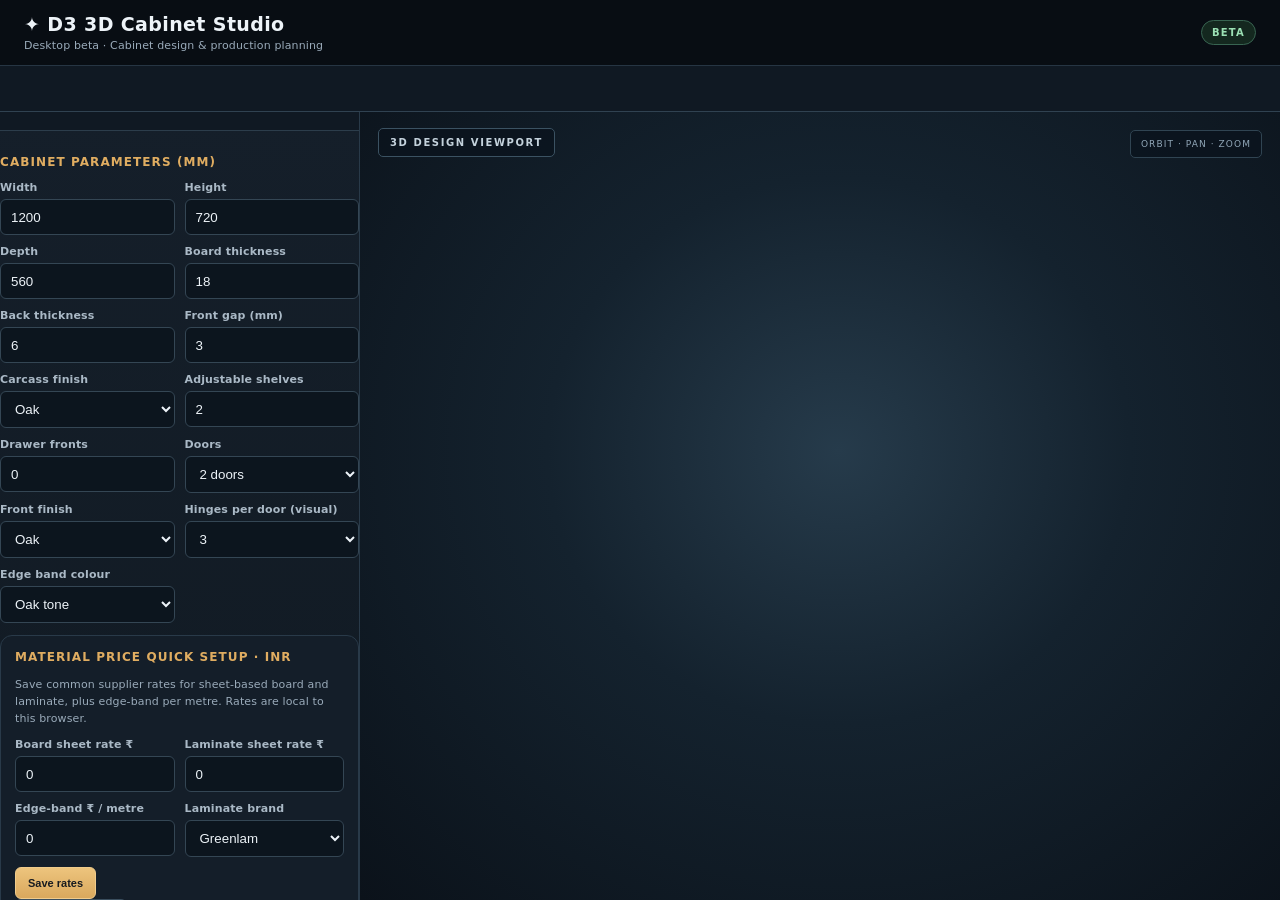
<file: d3-3d-studio/index.html>
<!doctype html><html lang="en"><head><meta charset="utf-8"><meta name="viewport" content="width=device-width,initial-scale=1"><title>D3 3D Cabinet Studio</title><style>
:root{--bg:#0b1118;--panel:#141e29;--panel2:#192634;--line:#293a49;--accent:#e0ad61;--txt:#edf3f8;--muted:#9aabba;--cyan:#62b8c7}
:root{color-scheme:dark}
*{box-sizing:border-box}
body{margin:0;background:var(--bg);color:var(--txt);font:13px Inter,"Segoe UI",system-ui,Arial,sans-serif;letter-spacing:.01em}
header{height:66px;padding:0 24px;background:#080d13;border-bottom:1px solid #263543;display:flex;align-items:center;justify-content:space-between;position:sticky;top:0;z-index:20}
header h1{margin:0;font-size:19px;font-weight:750;letter-spacing:.02em}
header small{display:block;color:var(--muted);font-size:11px;margin-top:4px}
header .badge{font-size:10px;letter-spacing:.12em;font-weight:800;padding:6px 10px;border:1px solid #386451;border-radius:999px;background:#14281f;color:#9be0b4}
main{display:grid;grid-template-columns:390px minmax(0,1fr);min-height:calc(100vh - 66px);align-items:stretch}
aside{padding:16px 17px 24px;background:linear-gradient(180deg,#151f2a,#111a23);border-right:1px solid var(--line);overflow:auto;max-height:calc(100vh - 66px);scrollbar-width:thin;scrollbar-color:#405363 transparent}
section{padding:14px 0;border-bottom:1px solid #2a3946}
section:first-child{padding-top:4px}
h3{margin:0 0 12px;font-size:12px;text-transform:uppercase;letter-spacing:.09em;color:var(--accent);font-weight:800}
.fields{display:grid;grid-template-columns:1fr 1fr;gap:10px}
label{display:block;color:#aab9c6;font-size:11px;margin-bottom:5px;font-weight:600}
input,select{width:100%;background:#0c151e;border:1px solid #344654;color:var(--txt);padding:9px 10px;border-radius:6px;min-height:36px;outline:none}
input:focus,select:focus{border-color:var(--cyan);box-shadow:0 0 0 2px #62b8c71c}
button{background:linear-gradient(180deg,#edc47d,#d9a85d);color:#171b20;border:1px solid #f0cb8b;border-radius:6px;padding:9px 12px;font-size:11px;font-weight:800;cursor:pointer;transition:filter .15s,transform .15s}
button:hover{filter:brightness(1.08);transform:translateY(-1px)}
button.secondary{background:#1b2a37;color:#dce6ee;border:1px solid #3a4e5e}
.btns{display:flex;gap:7px;margin-top:11px;flex-wrap:wrap}
.viewer{position:relative;min-height:calc(100vh - 66px);background:radial-gradient(ellipse at 52% 43%,#263b4b 0%,#14222e 43%,#0b121a 100%);overflow:hidden}
#canvas{position:absolute;inset:0;width:100%;height:100%;min-height:500px}
#canvas canvas{display:block}
.table-wrap{overflow:auto}
table{width:100%;border-collapse:collapse;font-size:12px}
th,td{text-align:left;border-bottom:1px solid var(--line);padding:7px 5px}
th{color:var(--muted);font-size:10px;text-transform:uppercase;letter-spacing:.06em}
td input,td select{padding:5px;min-width:50px}
.note{color:var(--muted);font-size:11px;line-height:1.55}
.badge{color:#a9d6b2}
.viewer:before{content:"3D DESIGN VIEWPORT";position:absolute;top:16px;left:18px;z-index:2;color:#c4d2dc;font-size:10px;font-weight:800;letter-spacing:.16em;padding:8px 11px;background:#0a131dcc;border:1px solid #3b5262;border-radius:5px;pointer-events:none}
.viewer:after{content:"ORBIT  ·  PAN  ·  ZOOM";position:absolute;right:18px;top:18px;z-index:2;color:#91a7b8;font-size:9px;letter-spacing:.12em;padding:8px 10px;background:#0a131dcc;border:1px solid #304452;border-radius:5px;pointer-events:none}
@media(min-width:1200px){aside{padding-left:20px;padding-right:20px}.viewer{min-height:calc(100vh - 66px)}}
@media(max-width:850px){header{height:60px;padding:0 14px}main{grid-template-columns:1fr}.viewer{min-height:480px;order:-1}#canvas{min-height:480px}aside{max-height:none;border-right:0;border-bottom:1px solid var(--line)}.viewer:after{display:none}}

/* Fixed CAD application frame: no document-length scrolling */
html,body{width:100%;height:100%;overflow:hidden}
body{display:flex;flex-direction:column}
#cadRibbon{height:46px;min-height:46px;display:flex;align-items:stretch;gap:3px;padding:4px 14px;background:#101923;border-bottom:1px solid #304251;z-index:15}
.cad-ribbon-tab{min-width:88px;border-radius:5px 5px 0 0;background:transparent;color:#bdcbd6;border:1px solid transparent;font-size:11px;letter-spacing:.06em;text-transform:uppercase}
.cad-ribbon-tab.active{background:#1c2b38;color:#f2c77f;border-color:#3d5364;border-bottom:2px solid var(--accent)}
main{flex:1;min-height:0;height:calc(100vh - 112px);grid-template-columns:360px minmax(0,1fr);overflow:hidden}
aside{height:100%;max-height:none;min-height:0;padding:0;overflow:hidden;display:flex;flex-direction:column}
#cadPanelTabs{display:flex;gap:5px;flex-wrap:wrap;padding:9px 10px;background:#101923;border-bottom:1px solid #2c3d4b;max-height:92px;overflow:auto;scrollbar-width:thin}
.cad-subtab{padding:6px 8px;background:#1a2935;color:#b8c7d2;border:1px solid #344957;font-size:10px;font-weight:650}
.cad-subtab.active{background:#354451;color:#f4c77d;border-color:#bd9256}
#cadPanelContent{flex:1;min-height:0;overflow:hidden;padding:0 12px 10px}
.cad-page{height:100%;min-height:0;overflow:hidden}
.cad-page[hidden],#cadPanelContent section[hidden]{display:none!important}
.cad-page>section{height:100%;max-height:100%;overflow:auto;padding:13px 5px 18px;scrollbar-width:thin;scrollbar-color:#405363 transparent}
.cad-page>section>section{margin-top:12px}
.cad-page>section h3{position:sticky;top:0;background:#141e29;padding:4px 0;z-index:2}
.viewer{height:100%;min-height:0}
#canvas{height:100%;min-height:0}
@media(max-width:850px){html,body{height:100%;overflow:hidden}#cadRibbon{overflow-x:auto;flex-shrink:0}main{height:calc(100vh - 112px);min-height:0;display:grid;grid-template-columns:minmax(0,1fr);grid-template-rows:minmax(300px,1fr) minmax(240px,45vh)}.viewer{order:0;min-height:0;grid-row:1}aside{grid-row:2;min-height:0;border:0}.cad-page>section{overflow:auto}#cadPanelTabs{max-height:72px}}
</style></head><body><header><div><h1>✦ D3 3D Cabinet Studio</h1><small>Desktop beta · Cabinet design & production planning</small></div><span class="badge">BETA</span></header><nav id="cadRibbon" aria-label="CAD tools"></nav><main><aside><div id="cadPanelTabs" aria-label="Tool panels"></div><div id="cadPanelContent"></div>
<section><h3>Cabinet parameters (mm)</h3><div class="fields"><div><label>Width</label><input id="w" type="number" value="1200" min="200"></div><div><label>Height</label><input id="h" type="number" value="720" min="200"></div><div><label>Depth</label><input id="d" type="number" value="560" min="100"></div><div><label>Board thickness</label><input id="t" type="number" value="18" min="6"></div><div><label>Back thickness</label><input id="b" type="number" value="6" min="3"></div><div><label>Front gap (mm)</label><input id="frontGap" type="number" value="3" min="1" max="8" step="0.5"></div><div><label>Carcass finish</label><select id="finish"><option value="#c9a77b">Oak</option><option value="#e6e0d2">White</option><option value="#595b60">Graphite</option><option value="#8c644b">Walnut</option><option value="#a66b3f">Teak</option><option value="#eee8d8">Ivory</option><option value="#f5f5f0">Arctic White</option><option value="#c9b9a8">Cashmere</option><option value="#c8b79d">Sand Beige</option><option value="#899783">Sage Green</option><option value="#666b45">Olive</option><option value="#263b58">Navy Blue</option><option value="#171717">Jet Black</option><option value="#929493">Concrete Grey</option><option value="#78909f">Dusty Blue</option><option value="#ad6d56">Terracotta</option><option value="#633c45">Burgundy</option></select></div><div><label>Adjustable shelves</label><input id="shelves" type="number" value="2" min="0" max="12"></div><div><label>Drawer fronts</label><input id="drawers" type="number" value="0" min="0" max="8"></div><div><label>Doors</label><select id="doors"><option value="0">None</option><option value="1">1 door</option><option value="2" selected>2 doors</option><option value="3">3 doors</option><option value="4">4 doors</option></select></div><div><label>Front finish</label><select id="frontFinish"><option value="#c9a77b">Oak</option><option value="#e6e0d2">White</option><option value="#595b60">Graphite</option><option value="#8c644b">Walnut</option><option value="#a66b3f">Teak</option><option value="#eee8d8">Ivory</option><option value="#f5f5f0">Arctic White</option><option value="#c9b9a8">Cashmere</option><option value="#c8b79d">Sand Beige</option><option value="#899783">Sage Green</option><option value="#666b45">Olive</option><option value="#263b58">Navy Blue</option><option value="#171717">Jet Black</option><option value="#929493">Concrete Grey</option><option value="#78909f">Dusty Blue</option><option value="#ad6d56">Terracotta</option><option value="#633c45">Burgundy</option></select></div><div><label>Hinges per door (visual)</label><select id="hinges"><option>2</option><option selected>3</option><option>4</option></select></div><div><label>Edge band colour</label><select id="ebColor"><option value="#c9a77b">Oak tone</option><option value="#e6e0d2">White</option><option value="#595b60">Graphite</option><option value="#8c644b">Walnut</option><option value="#111111">Black</option><option value="#a66b3f">Teak</option><option value="#eee8d8">Ivory</option><option value="#f5f5f0">Arctic White</option><option value="#c9b9a8">Cashmere</option><option value="#c8b79d">Sand Beige</option><option value="#899783">Sage Green</option><option value="#666b45">Olive</option><option value="#263b58">Navy Blue</option><option value="#171717">Jet Black</option><option value="#929493">Concrete Grey</option><option value="#78909f">Dusty Blue</option><option value="#ad6d56">Terracotta</option><option value="#633c45">Burgundy</option></select></div></div><section id="sheetMaterialPricing" style="margin:12px 0;padding:14px;border:1px solid var(--line);border-radius:12px;background:var(--panel)"><h3>Material price quick setup · INR</h3><p class="note">Save common supplier rates for sheet-based board and laminate, plus edge-band per metre. Rates are local to this browser.</p><div class="fields"><div><label>Board sheet rate ₹</label><input id="catalogBoardPrice" type="number" min="0" value="0"></div><div><label>Laminate sheet rate ₹</label><input id="catalogLaminatePrice" type="number" min="0" value="0"></div><div><label>Edge-band ₹ / metre</label><input id="catalogEdgeRate" type="number" min="0" value="0"></div><div><label>Laminate brand</label><select id="catalogBrand"><option>Greenlam</option><option>KLAM</option><option>Other</option></select></div><div><button type="button" id="saveMaterialRates">Save rates</button><button type="button" id="useMaterialRates" class="secondary">Use in quotation</button></div></div><p id="materialRatesStatus" class="note">Rates not saved.</p></section><section id="micaBrandCatalogue" style="margin:12px 0;padding:14px;border:1px solid var(--line);border-radius:12px;background:var(--panel)"><h3>Greenlam &amp; KLAM laminate colour picker</h3><p class="note">Brand-organised visual colour palette for planning. Shades are generic previews, not verified manufacturer catalogue codes. Confirm actual laminate code and availability with supplier.</p><div class="fields"><div><label>Brand</label><select id="micaBrand"><option>Greenlam</option><option>KLAM</option></select></div><div><label>Visual shade</label><select id="micaShade"><option value="#f5f5f0">Plain White</option><option value="#eee8d8">Ivory / Cream</option><option value="#c9b9a8">Cashmere</option><option value="#c8b79d">Beige</option><option value="#595b60">Charcoal Grey</option><option value="#929493">Concrete Grey</option><option value="#171717">Black</option><option value="#c9a77b">Oak Woodgrain</option><option value="#8c644b">Walnut Woodgrain</option><option value="#a66b3f">Teak Woodgrain</option><option value="#899783">Sage Green</option><option value="#666b45">Olive Green</option><option value="#263b58">Navy Blue</option><option value="#ad6d56">Terracotta</option><option value="#633c45">Burgundy</option></select></div><div><label>Laminate preview</label><div id="micaPreview" style="height:45px;border-radius:8px;border:1px solid var(--line);background:#f5f5f0"></div></div><div><label>Apply selected shade</label><button type="button" id="applyMicaShade">Apply to front finish</button><button type="button" id="applyMicaEdge" style="margin-left:6px">Apply to edge-band colour</button></div></div></section><section style="margin:12px 0;padding:14px;border:1px solid var(--line);border-radius:12px;background:var(--panel)"><h3 style="margin:0 0 5px">Professional Material &amp; Colour Studio</h3><p class="note" style="margin:0 0 12px">Choose coordinated board, mica / laminate and edge-band colours. Select a swatch to apply it to the chosen finish.</p><div style="display:grid;gap:12px"><div><strong style="display:block;margin-bottom:7px">Carcass / interior board</strong><div style="display:grid;grid-template-columns:repeat(auto-fit,minmax(88px,1fr));gap:7px"><button type="button" data-material-target="finish" data-material-colour="#c9a77b" title="Natural Oak" style="padding:5px;border:1px solid var(--line);border-radius:8px;background:transparent;color:inherit;text-align:left"><span style="display:block;height:27px;border-radius:5px;background:#c9a77b;border:1px solid #7775"></span><small>Natural Oak</small></button><button type="button" data-material-target="finish" data-material-colour="#8c644b" title="Warm Walnut" style="padding:5px;border:1px solid var(--line);border-radius:8px;background:transparent;color:inherit;text-align:left"><span style="display:block;height:27px;border-radius:5px;background:#8c644b;border:1px solid #7775"></span><small>Warm Walnut</small></button><button type="button" data-material-target="finish" data-material-colour="#a66b3f" title="Teak" style="padding:5px;border:1px solid var(--line);border-radius:8px;background:transparent;color:inherit;text-align:left"><span style="display:block;height:27px;border-radius:5px;background:#a66b3f;border:1px solid #7775"></span><small>Teak</small></button><button type="button" data-material-target="finish" data-material-colour="#eee8d8" title="Ivory" style="padding:5px;border:1px solid var(--line);border-radius:8px;background:transparent;color:inherit;text-align:left"><span style="display:block;height:27px;border-radius:5px;background:#eee8d8;border:1px solid #7775"></span><small>Ivory</small></button><button type="button" data-material-target="finish" data-material-colour="#f5f5f0" title="Arctic White" style="padding:5px;border:1px solid var(--line);border-radius:8px;background:transparent;color:inherit;text-align:left"><span style="display:block;height:27px;border-radius:5px;background:#f5f5f0;border:1px solid #7775"></span><small>Arctic White</small></button><button type="button" data-material-target="finish" data-material-colour="#c9b9a8" title="Cashmere" style="padding:5px;border:1px solid var(--line);border-radius:8px;background:transparent;color:inherit;text-align:left"><span style="display:block;height:27px;border-radius:5px;background:#c9b9a8;border:1px solid #7775"></span><small>Cashmere</small></button><button type="button" data-material-target="finish" data-material-colour="#c8b79d" title="Sand Beige" style="padding:5px;border:1px solid var(--line);border-radius:8px;background:transparent;color:inherit;text-align:left"><span style="display:block;height:27px;border-radius:5px;background:#c8b79d;border:1px solid #7775"></span><small>Sand Beige</small></button><button type="button" data-material-target="finish" data-material-colour="#899783" title="Sage Green" style="padding:5px;border:1px solid var(--line);border-radius:8px;background:transparent;color:inherit;text-align:left"><span style="display:block;height:27px;border-radius:5px;background:#899783;border:1px solid #7775"></span><small>Sage Green</small></button><button type="button" data-material-target="finish" data-material-colour="#666b45" title="Olive" style="padding:5px;border:1px solid var(--line);border-radius:8px;background:transparent;color:inherit;text-align:left"><span style="display:block;height:27px;border-radius:5px;background:#666b45;border:1px solid #7775"></span><small>Olive</small></button><button type="button" data-material-target="finish" data-material-colour="#263b58" title="Navy Blue" style="padding:5px;border:1px solid var(--line);border-radius:8px;background:transparent;color:inherit;text-align:left"><span style="display:block;height:27px;border-radius:5px;background:#263b58;border:1px solid #7775"></span><small>Navy Blue</small></button><button type="button" data-material-target="finish" data-material-colour="#595b60" title="Graphite" style="padding:5px;border:1px solid var(--line);border-radius:8px;background:transparent;color:inherit;text-align:left"><span style="display:block;height:27px;border-radius:5px;background:#595b60;border:1px solid #7775"></span><small>Graphite</small></button><button type="button" data-material-target="finish" data-material-colour="#171717" title="Jet Black" style="padding:5px;border:1px solid var(--line);border-radius:8px;background:transparent;color:inherit;text-align:left"><span style="display:block;height:27px;border-radius:5px;background:#171717;border:1px solid #7775"></span><small>Jet Black</small></button><button type="button" data-material-target="finish" data-material-colour="#929493" title="Concrete Grey" style="padding:5px;border:1px solid var(--line);border-radius:8px;background:transparent;color:inherit;text-align:left"><span style="display:block;height:27px;border-radius:5px;background:#929493;border:1px solid #7775"></span><small>Concrete Grey</small></button><button type="button" data-material-target="finish" data-material-colour="#78909f" title="Dusty Blue" style="padding:5px;border:1px solid var(--line);border-radius:8px;background:transparent;color:inherit;text-align:left"><span style="display:block;height:27px;border-radius:5px;background:#78909f;border:1px solid #7775"></span><small>Dusty Blue</small></button><button type="button" data-material-target="finish" data-material-colour="#ad6d56" title="Terracotta" style="padding:5px;border:1px solid var(--line);border-radius:8px;background:transparent;color:inherit;text-align:left"><span style="display:block;height:27px;border-radius:5px;background:#ad6d56;border:1px solid #7775"></span><small>Terracotta</small></button><button type="button" data-material-target="finish" data-material-colour="#633c45" title="Burgundy" style="padding:5px;border:1px solid var(--line);border-radius:8px;background:transparent;color:inherit;text-align:left"><span style="display:block;height:27px;border-radius:5px;background:#633c45;border:1px solid #7775"></span><small>Burgundy</small></button></div></div><div><strong style="display:block;margin-bottom:7px">Door / drawer mica or laminate</strong><div style="display:grid;grid-template-columns:repeat(auto-fit,minmax(88px,1fr));gap:7px"><button type="button" data-material-target="frontFinish" data-material-colour="#c9a77b" title="Natural Oak" style="padding:5px;border:1px solid var(--line);border-radius:8px;background:transparent;color:inherit;text-align:left"><span style="display:block;height:27px;border-radius:5px;background:#c9a77b;border:1px solid #7775"></span><small>Natural Oak</small></button><button type="button" data-material-target="frontFinish" data-material-colour="#8c644b" title="Warm Walnut" style="padding:5px;border:1px solid var(--line);border-radius:8px;background:transparent;color:inherit;text-align:left"><span style="display:block;height:27px;border-radius:5px;background:#8c644b;border:1px solid #7775"></span><small>Warm Walnut</small></button><button type="button" data-material-target="frontFinish" data-material-colour="#a66b3f" title="Teak" style="padding:5px;border:1px solid var(--line);border-radius:8px;background:transparent;color:inherit;text-align:left"><span style="display:block;height:27px;border-radius:5px;background:#a66b3f;border:1px solid #7775"></span><small>Teak</small></button><button type="button" data-material-target="frontFinish" data-material-colour="#eee8d8" title="Ivory" style="padding:5px;border:1px solid var(--line);border-radius:8px;background:transparent;color:inherit;text-align:left"><span style="display:block;height:27px;border-radius:5px;background:#eee8d8;border:1px solid #7775"></span><small>Ivory</small></button><button type="button" data-material-target="frontFinish" data-material-colour="#f5f5f0" title="Arctic White" style="padding:5px;border:1px solid var(--line);border-radius:8px;background:transparent;color:inherit;text-align:left"><span style="display:block;height:27px;border-radius:5px;background:#f5f5f0;border:1px solid #7775"></span><small>Arctic White</small></button><button type="button" data-material-target="frontFinish" data-material-colour="#c9b9a8" title="Cashmere" style="padding:5px;border:1px solid var(--line);border-radius:8px;background:transparent;color:inherit;text-align:left"><span style="display:block;height:27px;border-radius:5px;background:#c9b9a8;border:1px solid #7775"></span><small>Cashmere</small></button><button type="button" data-material-target="frontFinish" data-material-colour="#c8b79d" title="Sand Beige" style="padding:5px;border:1px solid var(--line);border-radius:8px;background:transparent;color:inherit;text-align:left"><span style="display:block;height:27px;border-radius:5px;background:#c8b79d;border:1px solid #7775"></span><small>Sand Beige</small></button><button type="button" data-material-target="frontFinish" data-material-colour="#899783" title="Sage Green" style="padding:5px;border:1px solid var(--line);border-radius:8px;background:transparent;color:inherit;text-align:left"><span style="display:block;height:27px;border-radius:5px;background:#899783;border:1px solid #7775"></span><small>Sage Green</small></button><button type="button" data-material-target="frontFinish" data-material-colour="#666b45" title="Olive" style="padding:5px;border:1px solid var(--line);border-radius:8px;background:transparent;color:inherit;text-align:left"><span style="display:block;height:27px;border-radius:5px;background:#666b45;border:1px solid #7775"></span><small>Olive</small></button><button type="button" data-material-target="frontFinish" data-material-colour="#263b58" title="Navy Blue" style="padding:5px;border:1px solid var(--line);border-radius:8px;background:transparent;color:inherit;text-align:left"><span style="display:block;height:27px;border-radius:5px;background:#263b58;border:1px solid #7775"></span><small>Navy Blue</small></button><button type="button" data-material-target="frontFinish" data-material-colour="#595b60" title="Graphite" style="padding:5px;border:1px solid var(--line);border-radius:8px;background:transparent;color:inherit;text-align:left"><span style="display:block;height:27px;border-radius:5px;background:#595b60;border:1px solid #7775"></span><small>Graphite</small></button><button type="button" data-material-target="frontFinish" data-material-colour="#171717" title="Jet Black" style="padding:5px;border:1px solid var(--line);border-radius:8px;background:transparent;color:inherit;text-align:left"><span style="display:block;height:27px;border-radius:5px;background:#171717;border:1px solid #7775"></span><small>Jet Black</small></button><button type="button" data-material-target="frontFinish" data-material-colour="#929493" title="Concrete Grey" style="padding:5px;border:1px solid var(--line);border-radius:8px;background:transparent;color:inherit;text-align:left"><span style="display:block;height:27px;border-radius:5px;background:#929493;border:1px solid #7775"></span><small>Concrete Grey</small></button><button type="button" data-material-target="frontFinish" data-material-colour="#78909f" title="Dusty Blue" style="padding:5px;border:1px solid var(--line);border-radius:8px;background:transparent;color:inherit;text-align:left"><span style="display:block;height:27px;border-radius:5px;background:#78909f;border:1px solid #7775"></span><small>Dusty Blue</small></button><button type="button" data-material-target="frontFinish" data-material-colour="#ad6d56" title="Terracotta" style="padding:5px;border:1px solid var(--line);border-radius:8px;background:transparent;color:inherit;text-align:left"><span style="display:block;height:27px;border-radius:5px;background:#ad6d56;border:1px solid #7775"></span><small>Terracotta</small></button><button type="button" data-material-target="frontFinish" data-material-colour="#633c45" title="Burgundy" style="padding:5px;border:1px solid var(--line);border-radius:8px;background:transparent;color:inherit;text-align:left"><span style="display:block;height:27px;border-radius:5px;background:#633c45;border:1px solid #7775"></span><small>Burgundy</small></button></div></div><div><strong style="display:block;margin-bottom:7px">Edge-band colour</strong><div style="display:grid;grid-template-columns:repeat(auto-fit,minmax(88px,1fr));gap:7px"><button type="button" data-material-target="ebColor" data-material-colour="#c9a77b" title="Natural Oak" style="padding:5px;border:1px solid var(--line);border-radius:8px;background:transparent;color:inherit;text-align:left"><span style="display:block;height:27px;border-radius:5px;background:#c9a77b;border:1px solid #7775"></span><small>Natural Oak</small></button><button type="button" data-material-target="ebColor" data-material-colour="#8c644b" title="Warm Walnut" style="padding:5px;border:1px solid var(--line);border-radius:8px;background:transparent;color:inherit;text-align:left"><span style="display:block;height:27px;border-radius:5px;background:#8c644b;border:1px solid #7775"></span><small>Warm Walnut</small></button><button type="button" data-material-target="ebColor" data-material-colour="#a66b3f" title="Teak" style="padding:5px;border:1px solid var(--line);border-radius:8px;background:transparent;color:inherit;text-align:left"><span style="display:block;height:27px;border-radius:5px;background:#a66b3f;border:1px solid #7775"></span><small>Teak</small></button><button type="button" data-material-target="ebColor" data-material-colour="#eee8d8" title="Ivory" style="padding:5px;border:1px solid var(--line);border-radius:8px;background:transparent;color:inherit;text-align:left"><span style="display:block;height:27px;border-radius:5px;background:#eee8d8;border:1px solid #7775"></span><small>Ivory</small></button><button type="button" data-material-target="ebColor" data-material-colour="#f5f5f0" title="Arctic White" style="padding:5px;border:1px solid var(--line);border-radius:8px;background:transparent;color:inherit;text-align:left"><span style="display:block;height:27px;border-radius:5px;background:#f5f5f0;border:1px solid #7775"></span><small>Arctic White</small></button><button type="button" data-material-target="ebColor" data-material-colour="#c9b9a8" title="Cashmere" style="padding:5px;border:1px solid var(--line);border-radius:8px;background:transparent;color:inherit;text-align:left"><span style="display:block;height:27px;border-radius:5px;background:#c9b9a8;border:1px solid #7775"></span><small>Cashmere</small></button><button type="button" data-material-target="ebColor" data-material-colour="#c8b79d" title="Sand Beige" style="padding:5px;border:1px solid var(--line);border-radius:8px;background:transparent;color:inherit;text-align:left"><span style="display:block;height:27px;border-radius:5px;background:#c8b79d;border:1px solid #7775"></span><small>Sand Beige</small></button><button type="button" data-material-target="ebColor" data-material-colour="#899783" title="Sage Green" style="padding:5px;border:1px solid var(--line);border-radius:8px;background:transparent;color:inherit;text-align:left"><span style="display:block;height:27px;border-radius:5px;background:#899783;border:1px solid #7775"></span><small>Sage Green</small></button><button type="button" data-material-target="ebColor" data-material-colour="#666b45" title="Olive" style="padding:5px;border:1px solid var(--line);border-radius:8px;background:transparent;color:inherit;text-align:left"><span style="display:block;height:27px;border-radius:5px;background:#666b45;border:1px solid #7775"></span><small>Olive</small></button><button type="button" data-material-target="ebColor" data-material-colour="#263b58" title="Navy Blue" style="padding:5px;border:1px solid var(--line);border-radius:8px;background:transparent;color:inherit;text-align:left"><span style="display:block;height:27px;border-radius:5px;background:#263b58;border:1px solid #7775"></span><small>Navy Blue</small></button><button type="button" data-material-target="ebColor" data-material-colour="#595b60" title="Graphite" style="padding:5px;border:1px solid var(--line);border-radius:8px;background:transparent;color:inherit;text-align:left"><span style="display:block;height:27px;border-radius:5px;background:#595b60;border:1px solid #7775"></span><small>Graphite</small></button><button type="button" data-material-target="ebColor" data-material-colour="#171717" title="Jet Black" style="padding:5px;border:1px solid var(--line);border-radius:8px;background:transparent;color:inherit;text-align:left"><span style="display:block;height:27px;border-radius:5px;background:#171717;border:1px solid #7775"></span><small>Jet Black</small></button><button type="button" data-material-target="ebColor" data-material-colour="#929493" title="Concrete Grey" style="padding:5px;border:1px solid var(--line);border-radius:8px;background:transparent;color:inherit;text-align:left"><span style="display:block;height:27px;border-radius:5px;background:#929493;border:1px solid #7775"></span><small>Concrete Grey</small></button><button type="button" data-material-target="ebColor" data-material-colour="#78909f" title="Dusty Blue" style="padding:5px;border:1px solid var(--line);border-radius:8px;background:transparent;color:inherit;text-align:left"><span style="display:block;height:27px;border-radius:5px;background:#78909f;border:1px solid #7775"></span><small>Dusty Blue</small></button><button type="button" data-material-target="ebColor" data-material-colour="#ad6d56" title="Terracotta" style="padding:5px;border:1px solid var(--line);border-radius:8px;background:transparent;color:inherit;text-align:left"><span style="display:block;height:27px;border-radius:5px;background:#ad6d56;border:1px solid #7775"></span><small>Terracotta</small></button><button type="button" data-material-target="ebColor" data-material-colour="#633c45" title="Burgundy" style="padding:5px;border:1px solid var(--line);border-radius:8px;background:transparent;color:inherit;text-align:left"><span style="display:block;height:27px;border-radius:5px;background:#633c45;border:1px solid #7775"></span><small>Burgundy</small></button></div></div></div><p class="note" style="margin:10px 0 0">Swatches are visual references only. Actual mica, laminate and edge-band shades vary by manufacturer, batch and lighting. Confirm physical samples before production.</p></section><div class="btns"><button type="button" id="build">Build / Update</button><button type="button" class="secondary" id="reset">Isometric</button><button type="button" class="secondary" id="viewFront">Front view</button><button type="button" class="secondary" id="viewSide">Side view</button><button type="button" class="secondary" id="viewTop">Top view</button></div><div class="btns"><button type="button" class="secondary" id="saveProject">Save project</button><button type="button" class="secondary" id="openProject">Open project</button><button type="button" class="secondary" id="printSheet">Print production sheet</button><input id="projectFile" type="file" accept=".json,application/json" hidden></div><p class="note">3D preview now shows indicative hinge cup discs, Minifix cam discs, drawer runner rails and handles. These are visual planning components only—not validated drilling templates, exact Ebco geometry, load-rated fittings or CNC-ready coordinates.</p></section>
<section><h3>Hardware configuration · planning only</h3><div class="fields">
<div><label>Hardware planning profile</label><select id="hardwareProfile"><option value="generic35">Generic 35 mm cup · planning</option><option value="ebco35">Ebco 35 mm cup · unverified placeholder</option><option value="custom">Custom values</option></select></div>
<div><label>Hinge brand label</label><select id="hingeBrand"><option>Ebco</option><option>Generic</option><option>Blum</option><option>Hettich</option><option>Häfele</option></select></div>
<div><label>Ebco hinge model reference</label><select id="ebcoHingeModel"><option value="">Not selected</option><option value="HTD1">HTD1 · Full overlay · 18–30 mm · basic series</option><option value="HTD2">HTD2 · Half overlay · 18–30 mm · basic series</option><option value="HTD3">HTD3 · Inset · 18–30 mm · basic series</option><option value="HTD1-SC">HTD1-SC · Full overlay · soft close</option><option value="HTD2-SC">HTD2-SC · Half overlay · soft close</option><option value="HTD3-SC">HTD3-SC · Inset · soft close</option><option value="HTD1-15-35-3D-SC">HTD1-15-35-3D-SC · Full overlay · 15–35 mm</option><option value="HTD2-15-35-3D-SC">HTD2-15-35-3D-SC · Half overlay · 15–35 mm</option></select></div>
<div><label>Hinge type</label><select id="hingeType"><option>110° concealed</option><option>165° wide angle</option><option>Full overlay</option><option>Half overlay</option><option>Inset</option></select></div>
<div><label>Cup diameter (mm)</label><input id="cupDia" type="number" value="35" min="20" max="50" step="0.5"></div>
<div><label>Cup depth (mm)</label><input id="cupDepth" type="number" value="12.5" min="5" max="25" step="0.5"></div>
<div><label>Cup setback (mm)</label><input id="cupSetback" type="number" value="22.5" min="10" max="40" step="0.5"></div>
<div><label>Hinge end margin (mm)</label><input id="hingeMargin" type="number" value="100" min="30" max="250"></div>
<div><label>Minifix cam diameter (mm)</label><input id="camDia" type="number" value="15" min="8" max="25" step="0.5"></div>
<div><label>Minifix cam depth (mm)</label><input id="camDepth" type="number" value="12" min="5" max="25" step="0.5"></div>
<div><label>Dowel diameter (mm)</label><input id="dowelDia" type="number" value="8" min="5" max="12" step="0.5"></div>
<div><label>Minifix end offset (mm)</label><input id="minifixOffset" type="number" value="80" min="30" max="200"></div><div><label>Minifix connector rows per side</label><select id="minifixRows"><option value="2">2 rows</option><option value="3">3 rows</option><option value="4">4 rows</option></select></div><div><label>Hinge catalogue / part reference</label><input id="hingePartRef" type="text" value="Enter exact manufacturer part no."></div><div id="hingeManufacturerInfo" class="note" style="grid-column:1/-1;padding:10px;border:1px solid var(--line);border-radius:8px">Choose an Ebco model to view available manufacturer reference details. Other brands: enter the exact model/SKU and verify its current technical drawing.</div>
<div><label>Mounting plate style</label><select id="plateStyle"><option>Standard cross plate · verify</option><option>In-line plate · verify</option><option>Height-adjustable plate · verify</option><option>Not selected</option></select></div>
<div><label>Minifix connector family</label><select id="connectorFamily"><option>Generic 15 mm cam + dowel</option><option>Ebco connector · part no. required</option><option>Other / custom</option></select></div><div><label>Connector reference series</label><select id="connectorModel"><option value="generic">Generic / not specified</option><option value="MF12">MF12 · verify exact catalogue</option><option value="MF16">MF16 · verify exact catalogue</option><option value="MF18">MF18 · verify exact catalogue</option><option value="MF25">MF25 · verify exact catalogue</option><option value="custom">Custom part number</option></select></div><div><label>Connector part number</label><input id="connectorPartRef" type="text" placeholder="Enter exact manufacturer SKU"></div><div style="grid-column:1/-1"><label>Quick hardware planning presets</label><select id="hardwareQuickPreset"><option value="">Choose a hardware type…</option><option value="drawer">Ebco · Soft-close drawer runner</option><option value="box">Ebco · Metal drawer system</option><option value="lift">Ebco · Lift-up cabinet fitting</option><option value="handle">Ebco · Handle / knob</option><option value="shelf">Ebco · Shelf support</option><option value="wardrobe">Ebco · Wardrobe fitting</option><option value="pullout">Ebco · Kitchen pull-out / waste bin</option><option value="blum">Blum · Accessory planning</option><option value="hettich">Hettich · Accessory planning</option><option value="hafele">Häfele · Accessory planning</option></select></div>
<div class="note" style="grid-column:1/-1">Presets help classify hardware and prepare a bill of materials. They do not represent confirmed catalogue SKUs, drilling dimensions, load ratings or compatibility. Enter the exact supplier model and verify its manufacturer drawing before production.</div>
<div><label>Accessory brand</label><select id="accessoryBrand"><option>Ebco</option><option>Blum</option><option>Hettich</option><option>Häfele</option><option>Generic</option><option>Other / custom</option></select></div><div><label>Accessory category</label><select id="accessoryCategory"><option value="drawer-runner">Drawer runner / slide</option><option value="lift-system">Lift-up system</option><option value="handle">Handle / knob</option><option value="shelf-support">Shelf support</option><option value="wardrobe-fitting">Wardrobe fitting</option><option value="waste-bin">Waste bin / kitchen pull-out</option><option value="led-profile">LED profile / lighting</option><option value="other">Other accessory</option></select></div><div><label>Accessory model / series</label><input id="accessoryModel" type="text" placeholder="Model / series"></div>
<div style="grid-column:1/-1;padding:12px;border:1px solid var(--line);border-radius:9px;background:#101820">
<strong style="display:block;margin-bottom:8px;color:var(--accent)">Professional Hardware Selection Assistant</strong>
<div class="fields">
 <div><label for="hardwareAssistBrand">Manufacturer</label><select id="hardwareAssistBrand"><option>Ebco</option><option>Blum</option><option>Hettich</option><option>Häfele</option><option>Generic</option><option>Other / custom</option></select></div>
 <div><label for="hardwareAssistCategory">Hardware category</label><select id="hardwareAssistCategory"><option value="drawer-runner">Drawer runner / slide</option><option value="lift-system">Lift-up system</option><option value="handle">Handle / knob</option><option value="shelf-support">Shelf support</option><option value="wardrobe-fitting">Wardrobe fitting</option><option value="waste-bin">Waste bin / kitchen pull-out</option><option value="led-profile">LED profile / lighting</option><option value="other">Hinge / connector / other</option></select></div>
</div>
<button type="button" class="secondary" id="applyHardwareAssist" style="margin-top:9px">Use this manufacturer &amp; category</button>
<div id="hardwareAssistGuide" class="note" style="margin-top:9px">Choose a manufacturer and category. Then enter the exact model, SKU and supplier details from its current catalogue.</div>
</div>
<div style="grid-column:1/-1;padding:10px;border:1px solid var(--line);border-radius:8px">
<label for="manufacturerQuickAdd">Ebco quick catalogue reference</label>
<div class="fields"><div><select id="manufacturerQuickAdd"><option value="">Choose a reference item</option><option value="MF12">Minifix housing MF12 · Ø15 × 9.8 mm</option><option value="MF16">Minifix housing MF16 · Ø15 × 11.8 mm</option><option value="MF18">Minifix housing MF18 · Ø15 × 13.8 mm</option><option value="MF25">Minifix housing MF25 · Ø15 × 17.5 mm</option><option value="SF16">Steelfix housing SF16 · Ø15 × 11.5 mm</option><option value="E-HD1">Euro hinge dowel E-HD1 · 32 mm hole centre</option><option value="HHC35">Ø35 mm hinge cup cover HHC35</option></select></div><div><button type="button" class="secondary" id="addManufacturerQuickItem">Load into catalogue form</button></div></div>
<div class="note">Reference-only catalogue entries. Confirm current SKU, finish, pack size, dimensions and fitting drawing with Ebco before ordering or drilling.</div>
</div><div><label>Supplier / shop name</label><input id="catalogueSupplier" type="text" maxlength="120" placeholder="Enter actual supplier name"></div><div><label>Product image URL (official / supplier)</label><input id="catalogueImageUrl" type="url" placeholder="https://..."></div><div><label>Upload product photos (max 5)</label><input id="catalogueImageFiles" type="file" accept="image/*" multiple><small class="note">Photos are compressed and saved only in this browser. Max 1 MB per original photo.</small></div><div style="grid-column:1/-1"><div id="catalogueImagePreview" class="note">Product image preview and gallery will appear here.</div></div><div><label>Accessory part number / SKU</label><input id="accessoryPartRef" type="text" placeholder="Exact catalogue number"></div><div><label>Accessory quantity</label><input id="accessoryQty" type="number" min="0" max="500" value="0"></div><div><label>Unit price (INR)</label><input id="catalogueUnitPrice" type="number" min="0" step="0.01" value="0" placeholder="Enter supplier price"></div><div><label>Manufacturer document / catalogue reference</label><input id="catalogueDocument" type="text" placeholder="PDF title, page, URL or document code"></div><div><label>Attach manufacturer PDF (max 5 MB)</label><input id="cataloguePdfFile" type="file" accept="application/pdf,.pdf"><small id="cataloguePdfStatus">No PDF selected.</small></div><div><label>Document revision / date</label><input id="catalogueRevision" type="text" placeholder="Revision / published date"></div><div><label>Official manufacturer source URL</label><input id="catalogueSourceUrl" type="url" placeholder="https://manufacturer.com/product-document"></div><div><label>Source page / drawing number</label><input id="catalogueSourcePage" type="text" placeholder="Page 4 · Drawing ABC-123"></div><div><label>Verified by</label><input id="catalogueVerifiedBy" type="text" placeholder="Name / initials"></div><div><label>Verification date</label><input id="catalogueVerifiedDate" type="date"></div><div><label>Reference review status</label><select id="catalogueReview"><option value="unverified">Not checked</option><option value="user-checked">I checked against manufacturer document</option></select></div><div><label>Reference mounting length (mm)</label><input id="catalogueMountLength" type="number" min="0" step="0.1" value="0"></div><div><label>Reference mounting width (mm)</label><input id="catalogueMountWidth" type="number" min="0" step="0.1" value="0"></div><div><label>Reference bore diameter (mm)</label><input id="catalogueBoreDia" type="number" min="0" step="0.1" value="0"></div><div><label>Reference bore depth (mm)</label><input id="catalogueBoreDepth" type="number" min="0" step="0.1" value="0"></div><div><label>Reference hole count</label><input id="catalogueHoleCount" type="number" min="0" max="20" step="1" value="0"></div><div><label>First hole centre from datum edge (mm)</label><input id="catalogueHoleOffset" type="number" min="0" step="0.1" value="0"></div><div><label>Hole pitch along length X (mm)</label><input id="catalogueHolePitch" type="number" min="0" step="0.1" value="0"></div><div><label>Hole rows across width (1–10)</label><input id="catalogueHoleRows" type="number" min="1" max="10" step="1" value="1"></div><div><label>First row centre from width datum Y (mm)</label><input id="catalogueHoleYOffset" type="number" min="0" step="0.1" value="0"></div><div><label>Row pitch along width Y (mm)</label><input id="catalogueHoleYPitch" type="number" min="0" step="0.1" value="0"></div><div style="grid-column:1/-1"><label>Manual hole centres — X,Y or X,Y,Diameter,Depth,Type per line; 2-column lines use default bore values</label><textarea id="catalogueHoleCoordinates" rows="4" placeholder="37, 32, 5, 12, Through&#10;69, 32, 5, 12, Blind&#10;37, 64, 8, 6, Countersink&#10;69, 64, 8, 6, Counterbore" style="width:100%;background:#101820;border:1px solid var(--line);color:var(--txt);padding:8px;border-radius:7px"></textarea></div><div><label>Datum / face reference</label><input id="catalogueHoleDatum" type="text" placeholder="e.g. front edge, top face, inside face"></div></div><div class="btns"><button id="addCatalogueItem" type="button">Add item to project catalogue</button><button id="printHardwareBom" class="secondary" type="button">Print hardware BOM</button><button id="exportCatalogue" class="secondary" type="button">Export catalogue CSV</button><button id="importCatalogueBtn" class="secondary" type="button">Import catalogue CSV</button><input id="importCatalogueCsv" type="file" accept=".csv,text/csv" hidden><button id="cancelCatalogueEdit" class="secondary" type="button" hidden>Cancel edit</button></div><div class="fields" style="margin:10px 0">
<div><label>Search catalogue</label><input id="catalogueSearch" type="search" placeholder="Search brand, model, SKU or notes"></div>
<div><label>Filter brand</label><select id="catalogueBrandFilter"><option value="">All brands</option></select></div>
<div><label>Filter category</label><select id="catalogueCategoryFilter"><option value="">All categories</option></select></div>
<div><label>Sort products</label><select id="catalogueSort"><option value="brand">Brand A–Z</option><option value="name">Model A–Z</option><option value="price-low">Price: low to high</option><option value="price-high">Price: high to low</option></select></div>
</div><div id="catalogueFilterCount" class="note" style="margin-bottom:8px">Showing all catalogue items.</div><div id="catalogueLibrary" class="note">No catalogue items saved yet.</div><div id="catalogueCostSummary" class="note" style="margin-top:10px"><strong>Hardware project cost (INR)</strong><p id="catalogueCostTotal">Catalogue total: ₹0.00</p><div id="catalogueBrandCosts"></div><p class="note">Calculated as saved quantity × manually entered unit price. Excludes VAT, delivery, discounts and installation. Prices are estimates until confirmed with supplier.</p></div><section id="dataBackupSection" style="margin:12px 0;padding:14px;border:1px solid var(--line);border-radius:12px;background:var(--panel)"><h3>D3 project data · Backup &amp; restore</h3><p class="note">Export your locally saved projects, room plans, measurements, customer records, quotations, offcut stock, edge-band catalogue and Mach3 setup as one JSON backup. Keep a copy outside this browser. Restore replaces these D3 Studio records on this device.</p><div class="btns"><button type="button" id="exportD3Backup">Download full backup</button><button type="button" class="secondary" id="chooseD3Restore">Restore from backup</button><input id="d3RestoreFile" type="file" accept="application/json,.json" hidden></div><p id="d3BackupStatus" class="note" role="status" aria-live="polite">No backup created yet.</p></section><section id="quotationSection"><h3>Customer quotation · INR ₹</h3><p class="note">Board and mica are priced per full sheet, not per square metre. Enter sheet quantities; use the cutting optimiser to guide the board sheet count.</p><div class="fields">
<div><label>Customer name</label><input id="quoteCustomer" type="text" maxlength="120" placeholder="Customer / company name"></div>
<div><label>Customer phone / email</label><input id="quoteContact" type="text" maxlength="120" placeholder="Phone or email"></div>
<div><label>Project / site address</label><input id="quoteSite" type="text" maxlength="240" placeholder="Project location"></div>
<div><label>Quotation reference</label><div style="display:flex;gap:6px"><input id="quoteReference" type="text" maxlength="60" placeholder="Generate or enter reference"><button type="button" class="secondary" id="generateQuoteReference">Generate</button></div></div>
<div><label>Quotation date</label><input id="quoteDate" type="date"></div>
<div><label>Validity (days)</label><input id="quoteValidity" type="number" min="1" max="365" step="1" value="15"></div>
<div><label>Scope / notes</label><input id="quoteNotes" type="text" maxlength="500" placeholder="Work included, exclusions, special notes"></div>
</div><h4 style="color:var(--accent);margin:14px 0 8px">D3 company details · editable</h4><div class="fields">
<div><label>Company display name</label><input id="quoteCompany" type="text" maxlength="120" value="D3 Interior Designs"></div>
<div><label>Company address</label><input id="quoteCompanyAddress" type="text" maxlength="240" placeholder="Enter registered / business address"></div>
<div><label>Company phone</label><input id="quoteCompanyPhone" type="text" maxlength="80" placeholder="Enter business phone"></div>
<div><label>Company email / website</label><input id="quoteCompanyEmail" type="text" maxlength="160" placeholder="Enter email or website"></div>
<div><label>Authorized by / signature name</label><input id="quoteAuthorizedBy" type="text" maxlength="100" placeholder="Name / designation"></div>
<div><label>Customer acceptance name (optional)</label><input id="quoteAcceptanceName" type="text" maxlength="120" placeholder="Customer name on acceptance"></div>
<div><label>Customer acceptance date (optional)</label><input id="quoteAcceptanceDate" type="date"></div>
<div><label>Payment terms</label><input id="quotePaymentTerms" type="text" maxlength="240" placeholder="e.g. 50% advance, balance on completion"></div>
<div><label>Estimated delivery / completion</label><input id="quoteDelivery" type="text" maxlength="160" placeholder="e.g. 15–20 working days after advance"></div>
<div><label>Exclusions / conditions</label><input id="quoteExclusions" type="text" maxlength="500" placeholder="List items not included or other conditions"></div>
<div style="grid-column:1/-1"><label>Bank / payment details (optional)</label><input id="quoteBankDetails" type="text" maxlength="300" placeholder="Enter only the payment details you want printed"></div>
</div><div class="fields">
<div><label>Board sheets required</label><input id="quoteBoardSheets" type="number" min="0" step="1" value="0"><button type="button" class="secondary" id="useOptimisedBoardCount" style="margin-top:6px">Use cutting estimate</button><small class="note">Copies the current optimiser sheet count; verify extra stock, defects, grain and project materials.</small></div>
<div><label>Board price (₹ / sheet)</label><input id="quoteBoardSheetPrice" type="number" min="0" step="0.01" value="0"></div>
<div style="grid-column:1/-1;border:1px solid var(--line);border-radius:8px;padding:10px"><strong>Calculate material quantities from panel schedule</strong><div class="fields"><div><label>Laminate sheet length (mm)</label><input id="quoteLaminateSheetL" type="number" min="1" value="2440"></div><div><label>Laminate sheet width (mm)</label><input id="quoteLaminateSheetW" type="number" min="1" value="1220"></div><div><label>Laminate sides</label><select id="quoteLaminateSides"><option value="1">One side</option><option value="2" selected>Both sides</option></select></div></div><button type="button" class="secondary" id="estimatePanelMaterials">Calculate from panel schedule</button><small class="note">Area-based preliminary estimate with 10% allowance; actual sheet nesting, grain, defects and decor-specific grouping may change quantities.</small><div id="panelMaterialEstimate" class="note"></div></div><div><label>Mica / laminate sheets required</label><input id="quoteMicaSheets" type="number" min="0" step="1" value="0"></div>
<div><label>Mica / laminate price (₹ / sheet)</label><input id="quoteMicaSheetPrice" type="number" min="0" step="0.01" value="0"></div>
<div><label>Total edge-band metres (manual allowance)</label><input id="quoteEdgeMetres" type="number" min="0" step="0.1" value="0"><small class="note">Panel SKU metres are costed first; this value only adds extra metres when it exceeds the assigned panel schedule total.</small></div>
<div><label>Edge band rate (₹ / metre)</label><input id="quoteEdgeRate" type="number" min="0" step="0.01" value="0"></div>
<div><label>Labour hours</label><input id="quoteLabourHours" type="number" min="0" step="0.5" value="0"></div>
<div><label>Labour rate (₹ / hour)</label><input id="quoteLabourRate" type="number" min="0" step="0.01" value="0"></div>
<div><label>Transport (₹)</label><input id="quoteTransport" type="number" min="0" step="0.01" value="0"></div>
<div><label>Installation (₹)</label><input id="quoteInstallation" type="number" min="0" step="0.01" value="0"></div>
<div><label>Overhead (%)</label><input id="quoteOverhead" type="number" min="0" max="100" step="0.1" value="0"></div>
<div><label>Profit margin (%)</label><input id="quoteProfit" type="number" min="0" max="100" step="0.1" value="0"></div>
<div><label>GST / VAT (%)</label><input id="quoteTax" type="number" min="0" max="100" step="0.1" value="0"></div>
</div><div id="quotationPreview" class="note" style="margin-top:10px"></div><div class="btns"><button type="button" id="printQuotation" class="secondary">Print quotation / Save PDF</button></div>
<div style="margin-top:14px;border-top:1px solid var(--line);padding-top:12px"><h4 style="color:var(--accent)">Room measurement & wall schedule</h4>
<p class="note">Save room dimensions, wall-by-wall lengths and opening / electrical notes against an existing project.</p>
<div class="fields">
<div style="grid-column:1/-1"><label>Project</label><select id="roomProject"><option value="">Select project</option></select></div>
<div><label>Room length (mm)</label><input id="roomLength" type="number" min="1" step="1" placeholder="4000"></div>
<div><label>Room width (mm)</label><input id="roomWidth" type="number" min="1" step="1" placeholder="3200"></div>
<div><label>Room height (mm)</label><input id="roomHeight" type="number" min="1" step="1" placeholder="2700"></div>
<div><label>Ceiling / false ceiling height (mm)</label><input id="roomCeiling" type="number" min="0" step="1" placeholder="Optional"></div>
<div><label>Floor level / step (mm)</label><input id="roomFloor" type="number" step="1" placeholder="0"></div>
<div><label>Measurement date</label><input id="roomDate" type="date"></div>
</div>
<h4 style="color:var(--accent);margin:14px 0 8px">Wall-wise measurements (mm)</h4>
<div class="fields">
<div><label>Wall A length</label><input id="wallA" type="number" min="0" placeholder="4000"></div>
<div><label>Wall A openings / sockets</label><input id="wallANotes" maxlength="240" placeholder="Door 900×2100 at left…"></div>
<div><label>Wall B length</label><input id="wallB" type="number" min="0" placeholder="3200"></div>
<div><label>Wall B openings / sockets</label><input id="wallBNotes" maxlength="240" placeholder="Window, switch, plumbing…"></div>
<div><label>Wall C length</label><input id="wallC" type="number" min="0" placeholder="4000"></div>
<div><label>Wall C openings / sockets</label><input id="wallCNotes" maxlength="240" placeholder="Window / beam / obstruction…"></div>
<div><label>Wall D length</label><input id="wallD" type="number" min="0" placeholder="3200"></div>
<div><label>Wall D openings / sockets</label><input id="wallDNotes" maxlength="240" placeholder="Door / electrical points…"></div>
<div style="grid-column:1/-1"><label>Site notes / dimensions to verify</label><input id="roomNotes" maxlength="600" placeholder="Column sizes, plumbing, gas point, uneven wall…"></div>
</div>
<div class="btns"><button type="button" id="roomSave">Save room measurements</button><button type="button" class="secondary" id="roomClear">Clear form</button></div>
<div id="roomStatus" class="note" style="margin-top:8px">Select a project to load or create its room measurement record.</div>
</div><div style="margin-top:14px;border-top:1px solid var(--line);padding-top:12px"><h4 style="color:var(--accent)">Interactive 2D Room Planner</h4>
<p class="note">Choose a project and room dimensions, add furniture / openings / electrical points, then drag items on the plan. Planner coordinates are millimetres.</p>
<div class="fields">
<div><label>Planner project</label><select id="planProject"><option value="">Select project</option></select></div>
<div><label>Add plan element</label><select id="planItemType"><option value="kitchen">Kitchen unit</option><option value="wardrobe">Wardrobe</option><option value="tv">TV unit</option><option value="door">Door opening</option><option value="window">Window</option><option value="socket">Electrical point</option><option value="plumbing">Plumbing point</option><option value="island">Island / peninsula</option></select></div>
<div><label>Element width (mm)</label><input id="planItemWidth" type="number" min="50" value="900"></div>
<div><label>Element depth (mm)</label><input id="planItemDepth" type="number" min="30" value="600"></div><div><label>Furniture height (mm)</label><input id="planItemHeight" type="number" min="50" value="720"></div>
</div>
<div class="fields" style="margin-top:10px">
<div><label>Ready-made interior layout</label><select id="designLibraryPreset">
<option value="">Choose a design template…</option>
<option value="kitchen-straight">Kitchen · Straight / single wall</option>
<option value="kitchen-l">Kitchen · L-shaped</option>
<option value="kitchen-u">Kitchen · U-shaped</option>
<option value="kitchen-galley">Kitchen · Parallel / galley</option>
<option value="wardrobe-2">Wardrobe · 2-door</option>
<option value="wardrobe-3">Wardrobe · 3-door</option>
<option value="wardrobe-4">Wardrobe · 4-door</option>
<option value="wardrobe-walkin">Wardrobe · Walk-in / U-shaped</option>
<option value="tv-wall">Living room · TV wall</option>
<option value="kitchen-island">Kitchen · Island layout</option>
</select></div><div><label>Layout height (mm)</label><input id="designLibraryHeight" type="number" min="300" max="3000" value="900"></div>
</div><div class="btns"><button type="button" id="applyDesignLibraryPreset">Add ready-made layout</button><span class="note">Templates add editable blocks to the 2D plan. Adjust dimensions and positions before approval.</span></div>
<div class="btns"><button type="button" id="planAdd">Add element</button><button type="button" class="secondary" id="planRotate">Rotate selected 90°</button><button type="button" class="secondary" id="planDelete">Delete selected</button><button type="button" class="secondary" id="planTo3D">Send selected unit to 3D</button><button type="button" class="secondary" id="planSave">Save plan</button></div>
<div style="margin:12px 0;padding:12px;border:1px solid var(--line);border-radius:9px;background:var(--panel)">
<h4 style="color:var(--accent);margin:0 0 6px">Selected Unit · Front & Hardware Configuration</h4>
<p class="note">Select a kitchen / wardrobe / TV block in the plan, set its individual configuration, then apply.</p>
<div class="fields">
<div><label>Door fronts</label><input id="unitDoorCount" type="number" min="0" max="12" value="2"></div><div><label>Drawer fronts</label><input id="unitDrawerCount" type="number" min="0" max="12" value="0"></div><div><label>Internal shelves</label><input id="unitShelfCount" type="number" min="0" max="20" value="2"></div>
<div><label>Hinge brand</label><select id="unitHingeBrand"><option>Ebco</option><option>Blum</option><option>Hettich</option><option>Häfele</option><option>Generic</option></select></div>
<div><label>Hinge type</label><select id="unitHingeType"><option>Soft-close full overlay</option><option>Soft-close half overlay</option><option>Soft-close inset</option><option>Standard full overlay</option><option>Glass door hinge</option></select></div>
<div><label>Handle style</label><select id="unitHandleStyle"><option>Ebco bar handle</option><option>Ebco knob</option><option>Profile / Gola</option><option>Push-to-open</option><option>Handleless</option></select></div>
<div><label>Drawer runner</label><select id="unitRunner"><option>Ebco soft-close</option><option>Blum soft-close</option><option>Hettich soft-close</option><option>Telescopic channel</option><option>None</option></select></div><div class="fields" style="margin-top:10px"><div><label>Drawer side clearance (mm, total)</label><input id="unitRunnerClearance" type="number" min="0" max="60" value="25"></div><div><label>Drawer depth allowance (mm)</label><input id="unitDrawerDepthAllowance" type="number" min="0" max="150" value="50"></div><div><label>Drawer box side height allowance (mm)</label><input id="unitDrawerHeightAllowance" type="number" min="0" max="200" value="50"></div></div><p class="note">Clearance settings are editable planning values. Confirm the selected runner manufacturer's installation specification before fabrication.</p>
<div><label>Other Ebco accessory</label><select id="unitAccessory"><option>None</option><option>Lift-up fitting</option><option>Pull-out basket</option><option>Wardrobe lift</option><option>Clothes rail</option><option>Waste bin pull-out</option><option>Cutlery organiser</option><option>LED profile</option></select></div>
</div><div style="margin-top:12px"><label>Unit front elevation preview</label><div style="background:#0b1117;border:1px solid var(--line);border-radius:8px;overflow:hidden"><svg id="unitElevationSvg" viewBox="0 0 760 360" role="img" aria-label="Selected cabinet front elevation" style="width:100%;height:auto;display:block"><text x="380" y="180" fill="#9caebc" text-anchor="middle">Select a furniture unit to preview its front elevation</text></svg></div><div id="unitElevationLegend" class="note" style="margin-top:6px">Conceptual front view · dimensions in millimetres</div>
<div class="fields" style="margin-top:8px">
<div><label>Hardware marker</label><select id="unitHardwareMarker"><option value="">Select marker on drawing</option></select></div>
<div><label>Horizontal position X (mm)</label><input id="unitHardwareX" type="number" min="0" step="1" value="0"></div>
<div><label>Vertical position Y from top (mm)</label><input id="unitHardwareY" type="number" min="0" step="1" value="0"></div>
</div><div class="btns"><button type="button" id="saveUnitHardwarePosition">Update marker position</button><span id="unitHardwareEditStatus" class="note">Select a marker in the elevation to edit its indicative position.</span></div></div>
<div style="margin-top:12px;padding:12px;border:1px solid var(--line);border-radius:9px;background:#101820">
<h4 style="color:var(--accent);margin:0 0 8px">Selected Unit · Panel Schedule & Edge Banding</h4>
<p class="note">Generate a preliminary cut list from this unit's plan dimensions and door / drawer / shelf settings. Adjust board thickness, back thickness and front gap before generating.</p>
<div class="fields">
<div><label>Carcass board thickness (mm)</label><input id="unitBoardThk" type="number" min="12" max="30" value="18"></div>
<div><label>Back panel thickness (mm)</label><input id="unitBackThk" type="number" min="3" max="12" value="6"></div>
<div><label>Front gap (mm)</label><input id="unitFrontGap" type="number" min="1" max="8" step="0.5" value="3"></div>
</div>
<div class="btns"><button type="button" id="generateUnitPanels">Generate panel schedule</button><button type="button" class="secondary" id="addUnitPanel">Add custom panel</button><button type="button" class="secondary" id="exportUnitPanels">Export unit CSV</button><button type="button" class="secondary" id="printPanelSchedule">Print panel list / PDF</button><button type="button" class="secondary" id="printLaminateSchedule">Laminate schedule / PDF</button><button type="button" class="secondary" id="printEdgeBandSchedule">Edge-band schedule / PDF</button></div>
<section id="edgeBandCatalogue" style="margin:12px 0;padding:14px;border:1px solid var(--line);border-radius:12px;background:var(--panel)"><h3>Professional Edge-band Catalogue</h3><p class="note">Create your own supplier SKUs, thickness, width, colour and INR per metre. Saved in this browser only.</p><div class="fields"><div><label>Brand / supplier</label><input id="edgeCatBrand" maxlength="50" placeholder="Ebco / Rehau / local supplier"></div><div><label>Product code / SKU</label><input id="edgeCatSku" maxlength="60" placeholder="Supplier product code"></div><div><label>Colour / decor</label><input id="edgeCatColour" maxlength="60" placeholder="Oak / White / matching decor"></div><div><label>Thickness (mm)</label><input id="edgeCatThickness" type="number" min="0.1" max="5" step="0.1" value="0.8"></div><div><label>Width (mm)</label><input id="edgeCatWidth" type="number" min="5" max="100" step="1" value="22"></div><div><label>Price (₹ / metre)</label><input id="edgeCatRate" type="number" min="0" step="0.01" value="0"></div><div><button type="button" id="addEdgeCatItem">Add edge-band product</button><button type="button" class="secondary" id="exportEdgeCat">Export catalogue CSV</button></div></div><div id="edgeCatStatus" class="note">No products saved yet.</div><div class="table-wrap"><table><thead><tr><th>Brand</th><th>SKU</th><th>Colour</th><th>Thk × width</th><th>₹ / m</th><th>Action</th></tr></thead><tbody id="edgeCatRows"><tr><td colspan="6">No catalogue products.</td></tr></tbody></table></div></section><div id="unitPanelSummary" class="note" style="margin:8px 0">Select a furniture unit and generate its schedule.</div>
<div class="table-wrap"><table><thead><tr><th>Panel ID / Name</th><th>Qty</th><th>Length</th><th>Width</th><th>Thk</th><th>Edge band (T/B/L/R)</th><th>Mica / finish</th><th>Laminate brand</th><th>Laminate code / decor</th><th>Edge colour</th><th>Edge-band product / SKU</th><th>Grain direction</th><th>Band length</th><th>Actions</th></tr></thead><tbody id="unitPanelRows"><tr><td colspan="7">No panel schedule generated.</td></tr></tbody></table></div>
<p class="note">Preliminary nominal sizes only. Door/drawer front clearances and back-groove construction are simplified. Verify joinery, grain direction, edge orientation, hardware clearances and actual board sizes before cutting.</p>
<div style="margin-top:12px;padding:10px;border:1px solid var(--line);border-radius:8px">
<h4 style="margin:0 0 8px;color:var(--accent)">Unit Hardware Schedule · Prototype 71</h4>
<div style="margin-top:12px;padding:10px;border:1px solid var(--line);border-radius:8px"><h4 style="margin:0 0 8px;color:var(--accent)">Panel-to-Panel Connection Map</h4><div style="margin-top:12px;padding:10px;border:1px solid var(--line);border-radius:8px"><h4 style="margin:0 0 8px;color:var(--accent)">Door-wise Hinge Position Planner</h4><div id="unitHingeLayoutSummary" class="note">Generate a panel schedule to calculate indicative hinge centre positions.</div><div class="table-wrap"><table><thead><tr><th>Door</th><th>Door height</th><th>Qty</th><th>Hinge count / door</th><th>Top datum positions (mm)</th><th>Status</th></tr></thead><tbody id="unitHingeLayoutRows"><tr><td colspan="6">No doors mapped.</td></tr></tbody></table></div><p class="note">Indicative layout: hinge centre positions are measured from the top edge. Height-based quantity and margin are planning defaults only; validate hinge cup diameter, mounting plate, door material and manufacturer template before drilling.</p></div><div id="unitConnectionSummary" class="note">Generate a panel schedule to map generic carcass joints.</div><div class="btns"><button type="button" class="secondary" id="exportUnitConnections">Export connection CSV</button></div><div class="table-wrap"><table><thead><tr><th>Joint</th><th>Panel A</th><th>Panel B</th><th>Connector allowance</th><th>Qty</th><th>Reference status</th></tr></thead><tbody id="unitConnectionRows"><tr><td colspan="6">No connection map.</td></tr></tbody></table></div><p class="note">Generic assembly map only. Connector quantity is a planning allowance; no drilling coordinates or manufacturer-specific Minifix dimensions are inferred. Confirm fitting drawings before drilling.</p></div><div id="unitPanelHardwareAssignment" style="margin:12px 0;padding:12px;border:1px solid var(--line);border-radius:10px"><h4 style="margin:0 0 8px;color:var(--accent)">Panel-level Hardware Assignment</h4><div class="note" id="panelHardwareAssignmentSummary">Generate a panel schedule to assign hardware by panel type.</div><div class="table-wrap"><table><thead><tr><th>Panel</th><th>Qty</th><th>Hardware assignment</th><th>Estimate</th><th>Notes</th></tr></thead><tbody id="panelHardwareAssignmentRows"><tr><td colspan="5">No panels mapped.</td></tr></tbody></table></div><p class="note">Assignments are planning estimates only. Validate exact fitting series, loading and official drilling templates.</p></div><div id="unitHardwareSummary" class="note">Generate a panel schedule to estimate hardware quantities.</div>
<div class="table-wrap"><table><thead><tr><th>Hardware</th><th>Brand / selection</th><th>Estimated qty</th><th>Basis / note</th></tr></thead><tbody id="unitHardwareRows"><tr><td colspan="4">No hardware estimate yet.</td></tr></tbody></table></div>
<p class="note">Planning estimate only: hinge count uses a simple door-height rule (2 hinges below 900 mm; 3 at or above 900 mm). Minifix allowance is 8 per cabinet unit and must be edited to suit actual joint locations. Confirm exact Ebco model, screw positions, connector drilling, load ratings and manufacturer templates before machining. Accessories are counted as one selected fitting, not a complete bill of materials.</p>
</div>
</div><div class="btns"><button type="button" id="applyUnitConfiguration">Apply to selected unit</button><span id="unitConfigStatus" class="note">Select a furniture block to configure it.</span></div></div><div class="btns"><button type="button" id="plan3DView">Render 3D Room</button><span class="note">Preview the room, walls and plan-positioned furniture in the 3D viewer.</span></div>
<div id="planStatus" class="note" style="margin:8px 0">Save room dimensions above, then select a project.</div>
<div style="background:#0b1117;border:1px solid var(--line);border-radius:8px;overflow:hidden"><svg id="roomPlanSvg" viewBox="0 0 760 540" role="img" aria-label="Interactive room floor plan" style="width:100%;height:auto;display:block;touch-action:none"><rect width="760" height="540" fill="#0b1117"/><text x="380" y="270" fill="#9caebc" text-anchor="middle">Select a project and enter room dimensions</text></svg></div>
<div id="planLegend" class="note" style="margin-top:8px">Drag elements to reposition. Select an item to highlight it.</div>
<div style="margin-top:12px;padding:12px;border:1px solid var(--line);border-radius:9px;background:var(--panel)">
<h4 style="color:var(--accent);margin:0 0 8px">Interior Materials Studio</h4>
<p class="note">Room finishes and furniture surface presets. Select the finish before rendering the 3D room.</p>
<div class="fields">
<div><label>Wall finish</label><select id="roomWallFinish"><option value="#e5e2dc">Warm white · matte</option><option value="#f2eee5">Ivory · soft matte</option><option value="#c9c2b7">Greige · matte</option><option value="#9da8ad">Concrete grey</option><option value="#d8d0bd">Sand beige</option></select></div>
<div><label>Floor finish</label><select id="roomFloorFinish"><option value="#aeb7bd">Light grey tile</option><option value="#c9a77b">Natural oak wood</option><option value="#8c644b">Walnut wood</option><option value="#777b7d">Concrete</option><option value="#e6e0d2">Ivory stone</option></select></div>
<div><label>Furniture finish (mica / laminate)</label><select id="roomFurnitureFinish"><option value="#c9a77b">Oak</option><option value="#e6e0d2">White</option><option value="#595b60">Graphite</option><option value="#8c644b">Walnut</option><option value="#111111">Black</option><option value="#c8c8c3">Light grey</option></select></div>
<div><label>Surface sheen</label><select id="roomSheen"><option value="0.82">Matte</option><option value="0.48">Silk / satin</option><option value="0.22">Gloss</option></select></div>
</div>
<div class="note" style="margin-top:8px">Edge band colour remains independently selectable in the cabinet design controls. Ebco hinge/accessory selection and Minifix references remain in Hardware settings.</div>
</div>
</div><div style="margin-top:14px;border-top:1px solid var(--line);padding-top:12px"><h4 style="color:var(--accent)">Project management · workflow</h4>
<p class="note">Track each interior project from enquiry to installation. Project records are stored in this browser and are separate from the quotation register.</p>
<div class="fields">
<div><label>Project name</label><input id="pmName" maxlength="140" placeholder="e.g. Smith family modular kitchen"></div>
<div><label>Customer</label><select id="pmCustomer"><option value="">Select customer</option></select></div>
<div><label>Project reference</label><input id="pmReference" maxlength="50" placeholder="Auto-generated if blank"></div>
<div><label>Current stage</label><select id="pmStage"><option>Enquiry</option><option>Site Measurement</option><option>3D Design</option><option>Customer Approval</option><option>Production</option><option>Installation</option><option>Completed</option></select></div>
<div><label>Start date</label><input id="pmStartDate" type="date"></div>
<div><label>Target completion</label><input id="pmTargetDate" type="date"></div>
<div style="grid-column:1/-1"><label>Project / site address</label><input id="pmAddress" maxlength="240" placeholder="Site location"></div>
<div style="grid-column:1/-1"><label>Project notes / next action</label><input id="pmNotes" maxlength="500" placeholder="Measurements pending, customer approval, material order…"></div>
</div>
<div class="btns"><button type="button" id="pmSave">Save project</button><button type="button" class="secondary" id="pmClear">New / Clear</button></div>
<div class="fields" style="margin-top:10px">
<div><label>Search projects</label><input id="pmSearch" type="search" placeholder="Project, customer or reference"></div>
<div class="note"><strong>Project count</strong><div id="pmCount">0 projects</div></div>
</div>
<div id="pmStageSummary" class="fields" style="margin:10px 0"></div>
<div style="overflow-x:auto;margin:10px 0"><table style="width:100%;border-collapse:collapse"><thead><tr><th>Project / reference</th><th>Customer</th><th>Stage</th><th>Target</th><th>Linked quotations</th><th>Actions</th></tr></thead><tbody id="pmRows"><tr><td colspan="6">No projects created yet.</td></tr></tbody></table></div>
<p class="note">Linked quotation count is based on the selected customer profile. Stage changes and project notes are manual workflow records, not automatic production or installation confirmations.</p>
</div><div style="margin-top:14px;border-top:1px solid var(--line);padding-top:12px"><h4 style="color:var(--accent)">Customer management</h4>
<p class="note">Customer profiles are saved in this browser. Existing quotation history is linked by customer name and contact details.</p>
<div class="fields">
<div><label>Customer / company name</label><input id="crmName" maxlength="120" placeholder="Customer name"></div>
<div><label>Phone / email</label><input id="crmContact" maxlength="120" placeholder="Phone or email"></div>
<div><label>Billing / site address</label><input id="crmAddress" maxlength="240" placeholder="Customer address"></div>
<div><label>Customer notes</label><input id="crmNotes" maxlength="300" placeholder="Preferences, requirements, follow-up notes"></div>
</div>
<div class="btns"><button type="button" id="crmSave">Save customer</button><button type="button" class="secondary" id="crmClear">Clear form</button><button type="button" class="secondary" id="crmUseInQuote">Use in quotation</button></div>
<div class="fields" style="margin-top:10px"><div><label>Search customers</label><input id="crmSearch" type="search" placeholder="Search name, phone or email"></div><div class="note"><strong>Customer count</strong><div id="crmCount">0 customers</div></div></div>
<div style="overflow-x:auto;margin:10px 0"><table style="width:100%;border-collapse:collapse"><thead><tr><th>Customer</th><th>Contact</th><th>Quotations</th><th>Accepted value</th><th>Paid</th><th>Outstanding</th><th>Actions</th></tr></thead><tbody id="crmRows"><tr><td colspan="7">No customers saved yet.</td></tr></tbody></table></div>
<p class="note">Quotation and payment totals are calculated from saved quotations. Customer profile edits do not alter past quotation snapshots.</p>
</div><div style="margin-top:14px;border-top:1px solid var(--line);padding-top:12px"><h4 style="color:var(--accent)">Quotation history</h4>
<div class="fields" style="margin-top:10px">
<div><label>Search customer / reference</label><input id="quoteRegisterSearch" type="search" placeholder="Type customer or quotation reference"></div>
<div><label>From date</label><input id="quoteRegisterFrom" type="date"></div>
<div><label>To date</label><input id="quoteRegisterTo" type="date"></div>
</div>
<div class="fields" style="margin-top:8px"><div class="note"><strong>Register results</strong><div id="quoteRegisterCount">0 quotations</div></div><div class="note"><strong>Accepted value</strong><div id="quoteRegisterAccepted">₹0.00</div></div><div class="note"><strong>Pending value</strong><div id="quoteRegisterPending">₹0.00</div><small>Draft + Sent quotations</small></div><div class="note"><strong>Rejected value</strong><div id="quoteRegisterRejected">₹0.00</div></div><div class="note"><strong>Accepted payments received</strong><div id="quoteRegisterPaid">₹0.00</div></div><div class="note"><strong>Accepted balance outstanding</strong><div id="quoteRegisterOutstanding">₹0.00</div></div></div>
<div class="btns"><button type="button" class="secondary" id="exportQuoteRegisterCsv">Export filtered register CSV</button></div>
<div style="overflow-x:auto;margin:10px 0"><table style="width:100%;border-collapse:collapse"><thead><tr><th>Quotation</th><th>Customer</th><th>Date</th><th>Status</th><th>Total (INR)</th><th>Paid</th><th>Balance</th></tr></thead><tbody id="quoteRegisterRows"><tr><td colspan="7">No quotations saved yet.</td></tr></tbody></table></div>
<div style="border:1px solid var(--line);border-radius:8px;padding:10px;margin:12px 0"><h4 style="color:var(--accent);margin:0 0 8px">Customer payment tracking</h4><p class="note">Select a saved quotation below, then record each advance or payment. Entries are manual records, not bank-verified transactions.</p><div class="fields"><div><label>Payment amount (₹)</label><input id="quotePaymentAmount" type="number" min="0.01" step="0.01" placeholder="Enter amount"></div><div><label>Payment date</label><input id="quotePaymentDate" type="date"></div><div><label>Payment method</label><select id="quotePaymentMethod"><option>Bank transfer</option><option>UPI</option><option>Cash</option><option>Cheque</option><option>Card</option><option>Other</option></select></div><div><label>Reference / transaction ID</label><input id="quotePaymentReference" type="text" maxlength="120" placeholder="Optional reference"></div><div style="grid-column:1/-1"><label>Payment note</label><input id="quotePaymentNote" type="text" maxlength="240" placeholder="Advance, second instalment, final payment…"></div></div><div class="btns"><button type="button" id="addQuotePayment">Record payment</button></div><div id="quotePaymentSummary" class="note" style="margin-top:8px">Select a saved quotation to view payments.</div><div id="quotePaymentRows" style="overflow-x:auto;margin-top:8px"></div></div><p class="note">Saved quotations stay in this browser on this device. Export your project JSON separately for backup.</p><div class="fields"><div><label>Saved quotations</label><select id="quoteHistorySelect"><option value="">No saved quotations</option></select></div><div><label>Quotation actions</label><div class="btns" style="margin-top:0"><button type="button" id="saveQuoteHistory">Save current</button><button type="button" class="secondary" id="loadQuoteHistory">Open</button><button type="button" class="secondary" id="duplicateQuoteHistory">Duplicate</button><button type="button" class="secondary" id="deleteQuoteHistory">Delete</button><button type="button" class="secondary" id="exportQuoteHistory">Print / PDF</button><select id="quoteHistoryStatus" aria-label="Quotation status"><option value="Draft">Draft</option><option value="Sent">Sent</option><option value="Accepted">Accepted</option><option value="Rejected">Rejected</option></select><button type="button" class="secondary" id="updateQuoteHistoryStatus">Update status</button></div></div></div></div><p class="note">Hardware amount uses the project catalogue total. Tax rate is user-configurable; confirm the applicable tax treatment before issuing a customer quote.</p></section><div id="catalogueCompare" class="note" style="margin-top:10px"><strong>Compare catalogue items</strong><div class="fields"><div><label>Item A</label><select id="catalogueCompareA"><option value="">Select item</option></select></div><div><label>Item B</label><select id="catalogueCompareB"><option value="">Select item</option></select></div></div><button type="button" class="secondary" id="compareCatalogueItems">Compare selected items</button><div id="catalogueCompareResult"></div></div><div id="catalogueDrillingPreview" class="note" style="margin-top:10px"></div><p id="cataloguePreviewInfo" class="note">Choose 3D preview to show an indicative fitting location on the cabinet.</p><div class="fields"><div><label>Drawer runner type</label><select id="runnerType"><option value="side">Side-mounted ball-bearing</option><option value="undermount">Concealed undermount</option><option value="wood">Wooden runner</option><option value="none">Not selected</option></select></div><div><label>Runner nominal length (mm)</label><input id="runnerLength" type="number" min="150" max="800" step="50" value="450"></div><div><label>Runner side clearance (mm)</label><input id="runnerClearance" type="number" min="8" max="25" step="0.5" value="12.5"></div><div><label>Runner soft-close</label><select id="runnerSoftClose"><option value="yes">Yes</option><option value="no">No</option><option value="push">Push-to-open</option></select></div><div><label>Handle style</label><select id="handleStyle"><option value="bar">Bar handle</option><option value="knob">Knob</option><option value="edge">Edge pull</option><option value="none">No handle</option></select></div><div><label>Handle horizontal inset (mm)</label><input id="handleInset" type="number" min="15" max="150" value="60"></div><div><label>Handle vertical position from bottom (mm)</label><input id="handleBottom" type="number" min="20" max="250" value="60"></div><div><label>Shelf support type</label><select id="shelfSupport"><option value="pin">Shelf support pin</option><option value="cam">Locking shelf support</option><option value="bracket">Shelf bracket</option><option value="none">Not selected</option></select></div><div><label>Shelf support inset from panel edges (mm)</label><input id="shelfSupportInset" type="number" min="15" max="100" value="37"></div>
</div><p class="note">Published reference: standard Ebco thick-door soft-close family supports 18–30 mm shutters, Ø40 × 14 mm cup, 95° opening and 850 × 550 mm maximum shutter size for 2 hinges. HTD1/HTD2 15–35 3D soft-close variants support 15–35 mm shutters, Ø35 × 11.5 mm cup, 95° opening and 17–22 mm cabinet side thickness. These are model limits, not a drilling template. Verify current SKU, overlay, plate and fitting drawing before machining.</p></section>
<section><h3>Hardware schedule · per door / cabinet</h3><div class="table-wrap"><table><thead><tr><th>Location</th><th>Hardware</th><th>Qty</th><th>Reference / setting</th><th>Position guide</th></tr></thead><tbody id="hardwareSchedule"></tbody></table></div><p class="note">Schedule counts are planning estimates derived from current door and hinge settings. Confirm hinge manufacturer load ratings, door weight, mounting plate compatibility and exact connector part numbers.</p></section><section><h3>Parts list · <span id="selLabel">No selection</span></h3><div class="table-wrap"><table><thead><tr><th>Part</th><th>Qty</th><th>L</th><th>W</th><th>Thk</th><th>Edges (T/B/L/R)</th><th>Edge colour</th><th>Mica / finish</th></tr></thead><tbody id="schedule"></tbody></table></div><div class="btns"><button type="button" id="apply">Apply selected</button><button type="button" class="secondary" id="csv">Export CSV</button></div><div id="scheduleSummary" class="note" style="margin-top:10px;padding:10px;background:#101820;border:1px solid var(--line);border-radius:8px">Build the cabinet to calculate material totals.</div><p class="note">Select a model part or row, edit fields, and Apply selected. Edge band is previewed as simplified coloured strips. Drawer box parts remain schematic; verify dimensions and clearances.</p></section>
<section><h3>Sheet cutting estimate (mm)</h3><div class="fields"><div><label>Sheet length</label><input id="sheetL" type="number" value="2440" min="100"></div><div><label>Sheet width</label><input id="sheetW" type="number" value="1220" min="100"></div><div><label>Saw kerf</label><input id="kerf" type="number" value="4" min="0"></div><div><label>Edge margin</label><input id="margin" type="number" value="10" min="0"></div></div><div style="margin-top:8px"><label style="display:flex;align-items:center;gap:8px"><input id="allowSheetRotation" type="checkbox" style="width:auto"> Allow 90° rotation (leave off to protect grain direction)</label></div><div class="btns"><button type="button" class="secondary" id="optimise">Calculate cutting layout</button><button type="button" class="secondary" id="exportCutLayout">Export cut layout CSV</button><button type="button" class="secondary" id="exportCutSequenceD3">Export cut sequence &amp; panel labels</button><button type="button" class="secondary" id="printCutLayout">Print / Save PDF</button></div><div id="optimiseResult" class="note">Run calculation after building the cabinet.</div><div id="sheetPreview" style="margin-top:10px;display:grid;gap:12px"></div><p class="note">Guillotine-style strip estimate with configurable kerf and edge margin. Rotation is disabled by default to preserve grain direction. The layout is a planning aid, not a certified saw/CNC program; confirm stock size, trim, defects, clamp zones and machine sequence before cutting.</p></section><section id="offcutReuseSection"><h3>Offcut reuse & inventory</h3>
<p class="note">Save usable leftover board pieces, match them to this project's panels, and reserve the pieces you plan to cut. Inventory is saved in this browser on this device.</p>
<div class="fields">
<div style="grid-column:1/-1"><label for="offcutProjectReference">Unique project reference (required for new reservations)</label><input id="offcutProjectReference" type="text" maxlength="100" placeholder="e.g. D3-2026-001 / Customer + project code"></div>
<div><label for="offcutLength">Offcut length (mm)</label><input id="offcutLength" type="number" min="50" max="6000" value="600"></div>
<div><label for="offcutWidth">Offcut width (mm)</label><input id="offcutWidth" type="number" min="50" max="3000" value="400"></div>
<div><label for="offcutThickness">Board thickness (mm)</label><input id="offcutThickness" type="number" min="1" max="100" value="18"></div>
<div><label for="offcutMaterial">Material / colour reference (optional)</label><input id="offcutMaterial" type="text" maxlength="80" placeholder="e.g. White oak / Greenlam code"></div>
<div><label for="offcutRequiredMaterial">Project material / colour reference (optional filter)</label><input id="offcutRequiredMaterial" type="text" maxlength="80" placeholder="Enter exact board / decor code to match"></div>
</div>
<div class="btns"><button type="button" class="secondary" id="addOffcut">Add offcut to inventory</button><button type="button" class="secondary" id="planOffcutReuse">Find panels that fit</button><button type="button" class="secondary" id="confirmOffcutReuse" disabled>Confirm & reserve reuse plan</button><button type="button" class="danger" id="releaseOffcutReuse">Release this project's reservations</button></div>
<div id="offcutReuseStatus" class="note" role="status">No reuse plan calculated yet.</div>
<div class="table-wrap"><table><thead><tr><th>Offcut ID</th><th>Size</th><th>Thickness</th><th>Material reference</th><th>Status</th><th>Assigned panels</th><th>Action</th></tr></thead><tbody id="offcutInventoryRows"><tr><td colspan="7">No offcuts saved.</td></tr></tbody></table></div>
<p class="note">Reuse allocation checks board thickness, available dimensions, kerf and the rotation setting. Confirm matching board material/finish yourself. The plan is a layout estimate, not a machine-ready cut program. Once confirmed, allocated panel quantities are excluded from the new-sheet estimate.</p></section>
<section><h3>2D front elevation</h3><div id="drawing2d" style="background:#f7f7f4;border-radius:8px;padding:8px;color:#111;overflow:hidden"></div><p class="note">Scaled front view for design reference. Dimensions are nominal cabinet dimensions; verify construction details before cutting.</p><div class="btns"><button type="button" class="secondary" id="exportDrawing">Export 2D drawing (SVG)</button></div></section>
<section><h3>3D Hardware Visibility & Selection</h3><div class="fields">
<div><label><input type="checkbox" id="showHinge3D" checked> Show hinge cups</label></div>
<div><label><input type="checkbox" id="showMinifix3D" checked> Show Minifix cams</label></div>
<div><label><input type="checkbox" id="showRunner3D" checked> Show drawer runners</label></div>
<div><label><input type="checkbox" id="showHandle3D" checked> Show handles</label></div>
<div><label>Hardware preview size</label><input id="hardwarePreviewScale" type="range" min="0.6" max="1.8" step="0.1" value="1"></div></div>
<div id="hardwareSelectionInfo" class="note" style="margin-top:8px">Click a panel or hardware preview in the 3D view to select it and inspect its part schedule.</div><div id="hardwareDetailInfo" class="note" style="margin-top:6px">No hardware component selected.</div>
<div id="hardwarePositionEditor" class="note" style="margin-top:8px;padding:10px;border:1px solid var(--line);border-radius:8px">
<strong>Selected component position · preview only (mm)</strong>
<div class="fields" style="margin-top:8px">
<div><label for="hwPosX">X</label><input id="hwPosX" type="number" step="1" disabled placeholder="Select hardware"></div>
<div><label for="hwPosY">Y</label><input id="hwPosY" type="number" step="1" disabled placeholder="Select hardware"></div>
<div><label for="hwPosZ">Z</label><input id="hwPosZ" type="number" step="1" disabled placeholder="Select hardware"></div>
</div><div class="btns"><button type="button" class="secondary" id="applyHardwarePosition" disabled>Apply position</button><button type="button" class="secondary" id="resetHardwarePosition" disabled>Reset position</button></div>
<div id="hardwarePositionStatus" class="note">Select a hinge, Minifix, runner or handle directly in the 3D view.</div>
</div>
<p class="note">Visibility and preview size affect only illustrative 3D objects, not drilling coordinates or manufacturing dimensions.</p></section><section><h3>Hardware drilling reference · schematic</h3><div id="hardwareDrawing" style="background:#f7f7f4;border-radius:8px;padding:8px;color:#111;overflow:hidden"></div><div class="btns"><button type="button" class="secondary" id="exportHardwareDrawing">Export hardware SVG</button><button type="button" class="secondary" id="exportHardwareCSV">Export planning coordinates CSV</button></div><div id="hardwareChecks" class="note" style="margin-top:10px;padding:10px;background:#101820;border:1px solid var(--line);border-radius:8px">Build cabinet to validate planning inputs.</div><p class="note">CSV contains reference centre coordinates only. It is not a CNC file, drilling template or manufacturer-approved machining program.</p><p class="note">Calculated marker centres from editable planning inputs. Schematic only; not a drilling template or approved machining program.</p></section>
<section><h3>Construction checks</h3><div id="constructionSummary" class="note">Build the cabinet to review clearances.</div><p class="note">Front gap is a design input only. Confirm overlay/inset door type, hinge plate, drawer runner and board tolerances before production.</p></section><section><h3>Visual guides</h3><p class="note">Hinge cups (door markers) · Minifix connector guide markers on side panels · adjustable shelf layout · edge-band annotation in schedule. Simplified coloured edge strips and drawer-box meshes previewed. Next production milestone: manufacturer-verified Ebco fitting templates and a machine-specific CNC postprocessor. No machine code is generated by this beta version.</p></section>
<section id="mach3FourAxisSetup"><h3>Mach3 · Simultaneous 4-axis setup</h3>
<p class="note">Configured from your machine details: XYZ in mm, A rotary in degrees, rotary centreline parallel to X. This stores a setup profile only; it does not generate executable G-code.</p>
<div class="fields">
<div><label>Controller</label><input value="Mach3" readonly></div>
<div><label>Motion mode</label><input value="Simultaneous 4-axis (XYZ + A)" readonly></div>
<div><label>Linear units</label><input value="Millimetres (mm)" readonly></div>
<div><label>Rotary axis</label><input value="A · degrees · parallel to X" readonly></div>
<div><label for="mach3StepsPerDegree">A-axis steps per degree (from Mach3 Motor Tuning)</label><input id="mach3StepsPerDegree" type="number" min="0.0001" step="any" placeholder="Enter verified value"></div>
<div><label for="mach3RotaryDiameter">Stock / rotary workpiece diameter (mm)</label><input id="mach3RotaryDiameter" type="number" min="0.1" step="any" placeholder="Enter workpiece diameter"></div>
<div><label for="mach3RotaryZero">A-axis zero reference</label><select id="mach3RotaryZero"><option value="unknown">Not confirmed</option><option value="top">Top of stock</option><option value="front">Front / operator side</option><option value="custom">Machine-specific custom zero</option></select></div>
<div><label for="mach3Direction">A-axis positive direction</label><select id="mach3Direction"><option value="unknown">Not confirmed</option><option value="positive">Positive direction verified</option><option value="negative">Reverse direction verified</option></select></div>
</div>
<div><label for="mach3TargetAngle">Test angle for calculation (°)</label><input id="mach3TargetAngle" type="number" step="any" value="90"></div>
</div>
<div class="actions"><button id="mach3CalculateRotary" type="button" class="secondary">Calculate rotary movement (preview)</button></div>
<p id="mach3RotaryCalculation" class="note" role="status">Enter a verified steps-per-degree value and stock diameter to calculate theoretical pulse count and surface travel. This is a setup check only.</p>
<div class="actions"><button id="saveMach3Profile" type="button">Save CNC setup on this device</button><button id="clearMach3Profile" type="button" class="secondary">Clear saved setup</button></div>
<p id="mach3ProfileStatus" class="note" role="status">CNC setup needs calibration details before any machine-code export can be validated.</p>
<p class="note"><strong>Safety hold:</strong> Do not run generated code until steps/degree, A direction, zero, rotary diameter/centreline, travel limits, safe Z, tool offsets, and a machine-specific Mach3 postprocessor are checked on the actual machine.</p></section><section><h3>Cabinet construction &amp; layout</h3><p class="note">Configure side-panel position, vertical dividers and the bottom plinth. Changes rebuild the 3D cabinet.</p><div class="fields">
<div><label>Left side position</label><select id="leftSidePosition"><option value="outer" selected>Outer</option><option value="inner">Inner</option></select></div>
<div><label>Right side position</label><select id="rightSidePosition"><option value="outer" selected>Outer</option><option value="inner">Inner</option></select></div>
<div><label>Vertical partitions</label><input id="verticalPartitions" type="number" value="0" min="0" max="12"></div>
<div><label>Bottom skirting</label><select id="skirtingEnabled"><option value="no" selected>No</option><option value="yes">Add skirting</option></select></div>
<div><label>Skirting height (mm)</label><input id="skirtingHeight" type="number" value="100" min="30" max="250"></div>
<div><label>Skirting depth (mm)</label><input id="skirtingDepth" type="number" value="80" min="20" max="200"></div>
</div></section></aside><div class="viewer"><div id="canvas"></div></div></main>
<script type="importmap">{"imports":{"three":"https://cdn.jsdelivr.net/npm/three@0.160.0/build/three.module.js"}}</script>
<script type="module">
import * as THREE from 'https://cdn.jsdelivr.net/npm/three@0.160.0/build/three.module.js';import {OrbitControls} from 'https://cdn.jsdelivr.net/npm/three@0.160.0/examples/jsm/controls/OrbitControls.js';

// CAD workspace: replace the long stacked form with ribbon tabs and one focused tool panel.
const cadCategories=[
 {name:'Design',indices:[0,18,1,2,3]},
 {name:'Hardware',indices:[4,7,8,13,14]},
 {name:'Production',indices:[9,10,11,15]},
 {name:'Drawings',indices:[12,16]},
 {name:'CNC',indices:[17]},
 {name:'Project',indices:[5,6]}
];
const cadAside=document.querySelector('main > aside');
const cadSections=[...cadAside.querySelectorAll('section')];
const cadRibbon=document.getElementById('cadRibbon');
const cadSubTabs=document.getElementById('cadPanelTabs');
const cadPanel=document.getElementById('cadPanelContent');
const cadToolNames=cadSections.map((section,index)=>{
 const h=section.querySelector('h3');
 return h ? h.textContent.replace(/\s+/g,' ').trim() : 'Tool '+(index+1);
});
const cadSectionNodes=cadSections.map(section=>{section.remove();return section;});
const cadPages=new Map();
for(const category of cadCategories){
 const page=document.createElement('div');
 page.className='cad-page';page.dataset.category=category.name;
 category.indices.forEach(index=>{if(cadSectionNodes[index])page.appendChild(cadSectionNodes[index]);});
 cadPanel.appendChild(page);cadPages.set(category.name,page);
 const tab=document.createElement('button');tab.type='button';tab.className='cad-ribbon-tab';
 tab.textContent=category.name;tab.addEventListener('click',()=>showCadCategory(category.name));cadRibbon.appendChild(tab);
}
function showCadCategory(name){
 const category=cadCategories.find(item=>item.name===name)||cadCategories[0];
 cadRibbon.querySelectorAll('button').forEach(button=>button.classList.toggle('active',button.textContent===category.name));
 cadPages.forEach((page,key)=>page.hidden=key!==category.name);
 cadSubTabs.replaceChildren();
 category.indices.forEach((index,position)=>{
  const section=cadSectionNodes[index];if(!section)return;
  const sub=document.createElement('button');sub.type='button';sub.className='cad-subtab';
  sub.textContent=cadToolNames[index];sub.addEventListener('click',()=>showCadSection(category.name,index));cadSubTabs.appendChild(sub);
 });
 const first=category.indices.find(index=>cadSectionNodes[index]);
 if(first!==undefined)showCadSection(category.name,first);
}
function showCadSection(categoryName,index){
 const page=cadPages.get(categoryName);if(!page)return;
 [...page.children].forEach(section=>section.hidden=true);
 const selected=cadSectionNodes[index];if(selected)selected.hidden=false;
 cadSubTabs.querySelectorAll('button').forEach((button,i)=>button.classList.toggle('active',categoryName===cadCategories.find(c=>c.indices.includes(index))?.name && cadCategories.find(c=>c.name===categoryName).indices[i]===index));
}
showCadCategory('Design');

const esc=v=>String(v??'').replaceAll('&','&amp;').replaceAll('<','&lt;').replaceAll('>','&gt;').replaceAll('"','&quot;').replaceAll("'","&#39;");
let unitPanelSchedule=[];
const el=id=>document.getElementById(id),host=el('canvas'),scene=new THREE.Scene();scene.background=new THREE.Color('#111821');const camera=new THREE.PerspectiveCamera(45,host.clientWidth/host.clientHeight,1,15000);camera.position.set(1600,1300,1800);const renderer=new THREE.WebGLRenderer({antialias:true});renderer.setPixelRatio(Math.min(devicePixelRatio,2));renderer.setSize(host.clientWidth,host.clientHeight);host.appendChild(renderer.domElement);scene.add(new THREE.HemisphereLight(0xffffff,0x526070,2));const light=new THREE.DirectionalLight(0xffffff,2.2);light.position.set(1200,1800,1200);scene.add(light);const controls=new OrbitControls(camera,renderer.domElement);controls.enableDamping=true;const floorGrid=new THREE.GridHelper(3000,30,0x52606c,0x293744);scene.add(floorGrid);const assembly=new THREE.Group();scene.add(assembly);const roomSceneGroup=new THREE.Group();scene.add(roomSceneGroup);let roomSceneActive=false;const raycaster=new THREE.Raycaster(),mouse=new THREE.Vector2();let parts=[],meshes=[],markers=[],hardwarePreviewObjects={hinge:[],minifix:[],runner:[],handle:[]},selected=-1,catalogueEntries=[],cataloguePreview=null,catalogueEditingIndex=-1,pendingCataloguePdf=null;
function panelScheduleKey(name){return String(name||'').trim().toLowerCase().replace(/\s+/g,' ')}
function part(name,kind,L,W,T,x,y,z,sx,sy,sz,band='4 edges'){return {name,kind,scheduleKey:panelScheduleKey(name),partId:'D3PART-'+panelScheduleKey(name).replace(/[^a-z0-9]+/g,'-'),L,W,T,x,y,z,sx,sy,sz,band,edges:band==='None'?'':band==='Long edges'?'TB':'TBLR',edgeColor:el('ebColor').value,finishColor:(kind==='front'||kind==='door'?el('frontFinish').value:kind==='back'?'#b5b5b5':el('finish').value),grain:'length',qty:1}}
function addMesh(p,i,color){const m=new THREE.Mesh(new THREE.BoxGeometry(p.sx,p.sy,p.sz),new THREE.MeshStandardMaterial({color:p.finishColor||color,roughness:.65}));m.position.set(p.x,p.y,p.z);m.userData.index=i;m.castShadow=true;m.receiveShadow=true;assembly.add(m);meshes.push(m)}
function guideSphere(x,y,z,r,color,index){const m=new THREE.Mesh(new THREE.SphereGeometry(r,12,10),new THREE.MeshStandardMaterial({color,roughness:.4}));m.position.set(x,y,z);m.userData.index=index;assembly.add(m);markers.push(m)}
function build(){assembly.traverse(o=>{if(o.geometry)o.geometry.dispose();if(o.material){if(Array.isArray(o.material))o.material.forEach(m=>m.dispose());else o.material.dispose()}});assembly.clear();meshes=[];markers=[];hardwarePreviewObjects={hinge:[],minifix:[],runner:[],handle:[]};parts=[];const W=+el('w').value,H=+el('h').value,D=+el('d').value,T=+el('t').value,B=+el('b').value,nS=Math.max(0,Math.min(12,+el('shelves').value||0)),nD=Math.max(0,Math.min(8,+el('drawers').value||0)),nDoors=+el('doors').value,clr=el('finish').value,front=el('frontFinish').value,hingeN=+el('hinges').value,band=el('ebColor').value,leftInner=el('leftSidePosition').value==='inner',rightInner=el('rightSidePosition').value==='inner',nV=Math.max(0,Math.min(12,Number(el('verticalPartitions').value)||0)),skirtingOn=el('skirtingEnabled').value==='yes',skirtH=Number(el('skirtingHeight').value),skirtD=Number(el('skirtingDepth').value),leftEdge=leftInner?0:T,rightEdge=rightInner?W:W-T,clearW=rightEdge-leftEdge;if(!Number.isFinite(+el('frontGap').value)||+el('frontGap').value<1||+el('frontGap').value>8||[W,H,D,T,B].some(v=>!Number.isFinite(v)||v<=0)||W<=2*T||H<=2*T||D<=B||T>=Math.min(W,H)/3||B>=D/2||!Number.isInteger(nS)||!Number.isInteger(nD)||!Number.isInteger(nV)||nS>12||nD>8||nV>12||nDoors<0||nDoors>4||(skirtingOn&&(!Number.isFinite(skirtH)||!Number.isFinite(skirtD)||skirtH<30||skirtH>=H-2*T||skirtD<20||skirtD>D)){alert('Please check cabinet dimensions and component counts. Board thickness, back thickness, shelves, drawers and doors must be within sensible limits.');return}
parts.push(part('Left side','side',leftInner?H-2*T:H,D,T,leftInner?1.5*T:T/2,H/2,D/2,T,leftInner?H-2*T:H,D));parts.push(part('Right side','side',rightInner?H-2*T:H,D,T,rightInner?W-1.5*T:W-T/2,H/2,D/2,T,rightInner?H-2*T:H,D));const carcassW=clearW;parts.push(part('Top','board',carcassW,D-B,T,(leftEdge+rightEdge)/2,H-T/2,(D+B)/2,carcassW,T,D-B));parts.push(part('Bottom','board',carcassW,D-B,T,(leftEdge+rightEdge)/2,T/2,(D+B)/2,carcassW,T,D-B));parts.push(part('Back','back',H,carcassW,B,(leftEdge+rightEdge)/2,H/2,-B/2,carcassW,H,B,'None'));
for(let i=0;i<nS;i++){let sy=(H-2*T)/(nS+1),yy=T+sy*(i+1);parts.push(part('Shelf '+(i+1),'shelf',H-2*T,D-B,T,(leftEdge+rightEdge)/2,yy,(D+B)/2,carcassW,T,D-B))}
for(let i=0;i<nV;i++){const px=leftEdge+carcassW*(i+1)/(nV+1);parts.push(part('Vertical partition '+(i+1),'partition',H-2*T,D-B,T,px,H/2,(D+B)/2,T,H-2*T,D-B))}
if(skirtingOn){const sw=carcassW,sd=Math.min(skirtD,D-B);parts.push(part('Bottom skirting','skirting',skirtH,sw,T,(leftEdge+rightEdge)/2,skirtH/2,D-sd+T/2,sw,skirtH,T,'None'))}
const gap=+el('frontGap').value,frontDepth=18,drawerZone=nD?(nDoors?Math.min((H-2*T)*.38,H-2*T-40):H-2*T):0,drawerCell=drawerZone/Math.max(1,nD);for(let i=0;i<nD;i++){let fh=Math.max(30,drawerCell-gap),yy=T+gap+drawerCell*(i+.5);parts.push(part('Drawer front '+(i+1),'front',fh,W-2*gap,frontDepth,W/2,yy,D+frontDepth/2,W-2*gap,fh,frontDepth,'4 edges'))}
const doorHeight=H-2*T-drawerZone-(nD?gap:0)-2*gap,doorBase=T+drawerZone+(nD?gap:gap);if(nDoors&&doorHeight>60){let cell=(W-2*gap)/nDoors;for(let i=0;i<nDoors;i++){let dw=cell-gap,xx=gap+cell*i+dw/2;parts.push(part('Door '+(i+1),'door',doorHeight,dw,frontDepth,xx,doorBase+doorHeight/2,D+frontDepth/2,dw,doorHeight,frontDepth,'4 edges'))}}
// Add schematic drawer-box components (dimensions are preliminary clearance assumptions, not hardware specs)
for(let di=0;di<nD;di++){const boxH=Math.max(80,Math.min(140,drawerCell-20)),boxW=Math.max(100,W-2*T-40),boxD=Math.max(100,D-100),baseY=T+drawerCell*(di+.5),boxZ=Math.max(T+30,D-boxD/2-35);const sideT=T;parts.push(part('Drawer '+(di+1)+' left side','drawerbox',boxD,boxH,sideT,W/2-boxW/2+sideT/2,baseY,boxZ,sideT,boxH,boxD,'Long edges'));parts.push(part('Drawer '+(di+1)+' right side','drawerbox',boxD,boxH,sideT,W/2+boxW/2-sideT/2,baseY,boxZ,sideT,boxH,boxD,'Long edges'));parts.push(part('Drawer '+(di+1)+' back','drawerbox',boxW-2*sideT,boxH,sideT,W/2,baseY,boxZ-boxD/2+sideT/2,boxW-2*sideT,boxH,sideT,'None'));parts.push(part('Drawer '+(di+1)+' bottom','drawerbox',boxW-2*sideT,boxD-2*sideT,B,W/2,baseY-boxH/2+B/2,boxZ,boxW-2*sideT,B,boxD-2*sideT,'None'))}
// Build all meshes after drawer-box parts are included in the schedule
parts.forEach((p,i)=>addMesh(p,i,p.kind==='back'?'#b5b5b5':p.kind==='front'||p.kind==='door'?front:clr));
// Visual edge-band strips on the near face of each panel; simplified preview, not a true edge wrap
 // Edge band preview: perimeter strips span the board's 18 mm thickness and are placed on the exposed XY edges.
 parts.forEach((p,i)=>{if(!p.edges)return;const bandMat=new THREE.MeshStandardMaterial({color:p.edgeColor||el('ebColor').value,roughness:.55});const ebT=Math.min(18,Math.max(1,p.sz)),addEdge=(sx,sy,x,y)=>{const strip=new THREE.Mesh(new THREE.BoxGeometry(sx,sy,p.sz),bandMat);strip.position.set(x,y,p.z);strip.userData.index=i;strip.userData.role='edge-band';assembly.add(strip)};if(p.edges.includes('T'))addEdge(p.sx,ebT,p.x,p.y+p.sy/2-ebT/2);if(p.edges.includes('B'))addEdge(p.sx,ebT,p.x,p.y-p.sy/2+ebT/2);if(p.edges.includes('L'))addEdge(ebT,p.sy-2*ebT,p.x-p.sx/2+ebT/2,p.y);if(p.edges.includes('R'))addEdge(ebT,p.sy-2*ebT,p.x+p.sx/2-ebT/2,p.y)});
// Door hinge reference markers placed on the inside face.
const hMargin=+el('hingeMargin').value,cupSet=+el('cupSetback').value,cupDia=+el('cupDia').value;const frontParts=parts.filter(p=>p.kind==='door');frontParts.forEach(p=>{const idx=parts.indexOf(p),margin=Math.min(hMargin,Math.max(20,p.sy/2-20));for(let h=0;h<hingeN;h++){const yy=hingeN===1?p.y:p.y-p.sy/2+margin+h*(Math.max(0,p.sy-2*margin)/Math.max(1,hingeN-1));guideSphere(p.x-p.sx/2+cupSet,yy,p.z-p.sz/2-4,Math.max(4,cupDia/5),0x77c7e8,idx)}});
// Conceptual handle markers on drawer fronts and doors; placement is adjustable, not a drilling template
if(el('handleStyle').value!=='none'){
 const inset=+el('handleInset').value,bottom=+el('handleBottom').value;
 parts.forEach((p,i)=>{if(p.kind!=='front'&&p.kind!=='door')return;
 const hx=p.kind==='front'?p.x:p.x+(p.x< W/2 ? p.sx/2-inset : -p.sx/2+inset);
 const hy=p.kind==='front'?p.y-p.sy/2+Math.min(bottom,p.sy/2):p.y-p.sy/2+Math.min(bottom,p.sy/2);
 guideSphere(hx,hy,p.z+p.sz/2+5,el('handleStyle').value==='knob'?5:3.5,0xe0bd83,i);
 if(el('handleStyle').value==='bar')guideSphere(hx,hy+45,p.z+p.sz/2+5,3.5,0xe0bd83,i);
 });
}
// Conceptual shelf-support markers: four reference points per shelf, not drilling coordinates
if(el('shelfSupport').value!=='none'){
 const inset=+el('shelfSupportInset').value;
 parts.forEach((p,i)=>{if(p.kind!=='shelf')return;
 const x1=p.x-p.sx/2+inset,x2=p.x+p.sx/2-inset,z1=p.z-p.sz/2+inset,z2=p.z+p.sz/2-inset,y=p.y-p.sy/2-3;
 [[x1,z1],[x1,z2],[x2,z1],[x2,z2]].forEach(([x,z])=>guideSphere(x,y,z,3.2,0xd7a64b,i));
 });
}
// schematic connector guide markers on both side boards (not drill geometry)
[0,1].forEach(si=>{let x=si?W-T/2:T/2,idx=parts.findIndex(p=>p.name===(si?'Right side':'Left side'));(()=>{const count=+el('minifixRows').value||2,off=Math.min(+el('minifixOffset').value,H/3),usable=Math.max(0,H-2*T-2*off);for(let j=0;j<count;j++){const y=T+off+(count===1?usable/2:usable*j/(count-1));guideSphere(x,y,D-B-15,Math.max(4,+el('camDia').value/2),0xe7b65e,idx)}})()});

 // Hardware 3D preview layer: illustrative geometry only, separate from the cabinet panels.
 const hardwareMaterial=(color,metalness=.55,roughness=.38)=>new THREE.MeshStandardMaterial({color,metalness,roughness});
 const hingeMetal=hardwareMaterial(0x9da8ad,.8,.28),camMetal=hardwareMaterial(0xd6a64b,.65,.34),runnerMetal=hardwareMaterial(0x7c8992,.8,.32),handleMetal=hardwareMaterial(0xb9a47d,.78,.25);
 // Shallow cup discs on the inside/front face of each door, aligned to the existing centre guides.
 frontParts.forEach(p=>{const m=Math.min(hMargin,Math.max(20,p.sy/2-20));for(let h=0;h<hingeN;h++){
  const yy=hingeN===1?p.y:p.y-p.sy/2+m+h*(Math.max(0,p.sy-2*m)/Math.max(1,hingeN-1));
  const disc=new THREE.Mesh(new THREE.CylinderGeometry(cupDia/2,cupDia/2,2.2,24),hingeMetal);
  disc.rotation.x=Math.PI/2;disc.position.set(p.x-p.sx/2+cupSet,yy,p.z-p.sz/2-2.2);disc.userData.index=parts.indexOf(p);disc.userData.role='hinge-cup-preview';assembly.add(disc);hardwarePreviewObjects.hinge.push(disc);
 }});
 // Minifix cam discs on the inner faces of the two side panels. Position is a visual guide only.
 const camRadius=Math.max(4,+el('camDia').value/2),camCount=+el('minifixRows').value||2,camOffset=Math.min(+el('minifixOffset').value,H/3),camUsable=Math.max(0,H-2*T-2*camOffset);
 ['Left side','Right side'].forEach((name,side)=>{const p=parts.find(x=>x.name===name);if(!p)return;for(let j=0;j<camCount;j++){
  const yy=T+camOffset+(camCount===1?camUsable/2:camUsable*j/(camCount-1));
  const disc=new THREE.Mesh(new THREE.CylinderGeometry(camRadius,camRadius,2,20),camMetal);
  disc.rotation.z=Math.PI/2;disc.position.set(side===0?T+T/2+1:W-T-T/2-1,yy,D-B-15);disc.userData.index=parts.indexOf(p);disc.userData.role='minifix-cam-preview';assembly.add(disc);hardwarePreviewObjects.minifix.push(disc);
 }});
 // Paired drawer runner rails along the cabinet sides for each conceptual drawer box.
 if(el('runnerType').value!=='none')parts.filter(p=>p.name.match(/^Drawer \\d+ left side$/)).forEach(p=>{
  const boxIndex=Number((p.name.match(/Drawer (\\d+)/)||[])[1])-1,boxW=Math.max(100,W-2*T-40),boxD=Math.max(100,D-100),boxZ=Math.max(T+30,D-boxD/2-35),railLength=Math.min(+el('runnerLength').value||450,boxD),railY=p.y,railZ=boxZ;
  [-1,1].forEach(side=>{const rail=new THREE.Mesh(new THREE.BoxGeometry(12,18,railLength),runnerMetal);rail.position.set(side<0?T+8:W-T-8,railY,railZ);rail.userData.index=parts.indexOf(p);rail.userData.role='drawer-runner-preview';assembly.add(rail);hardwarePreviewObjects.runner.push(rail)});
 });
 // Bar/edge-pull handle preview is a small metallic bar; knob style uses a compact cylinder.
 if(el('handleStyle').value!=='none')parts.forEach(p=>{if(p.kind!=='front'&&p.kind!=='door')return;
  const inset=+el('handleInset').value,bottom=+el('handleBottom').value,hx=p.kind==='front'?p.x:p.x+(p.x<W/2?p.sx/2-inset:-p.sx/2+inset),hy=p.y-p.sy/2+Math.min(bottom,p.sy/2),hz=p.z+p.sz/2+9;
  if(el('handleStyle').value==='knob'){const knob=new THREE.Mesh(new THREE.SphereGeometry(9,16,12),handleMetal);knob.position.set(hx,hy,hz);knob.userData.index=parts.indexOf(p);knob.userData.role='handle-preview';assembly.add(knob);hardwarePreviewObjects.handle.push(knob)}
  else{const bar=new THREE.Mesh(new THREE.CylinderGeometry(4,4,Math.max(45,Math.min(180,p.sx*.35)),16),handleMetal);bar.rotation.z=Math.PI/2;bar.position.set(hx,hy,hz);bar.userData.index=parts.indexOf(p);bar.userData.role='handle-preview';assembly.add(bar);hardwarePreviewObjects.handle.push(bar)}
 });

render();camera.position.set(W*1.35,H*1.3,D*2.3);controls.target.set(W/2,H/2,D/2);controls.update()}

const D3_OFFCUT_KEY='d3-offcut-inventory-v1';
let d3OffcutDraft=null;
function d3ReadOffcuts(){try{const a=JSON.parse(localStorage.getItem(D3_OFFCUT_KEY)||'[]');return Array.isArray(a)?a.filter(x=>x&&x.id&&Number(x.length)>0&&Number(x.width)>0):[]}catch(e){return[]}}
function d3WriteOffcuts(a){try{localStorage.setItem(D3_OFFCUT_KEY,JSON.stringify(a));return true}catch(e){el('offcutReuseStatus').textContent='Could not save inventory in this browser. Check browser storage settings.';return false}}
function d3PanelKey(p){return [String(p.name||''),Number(p.L),Number(p.W),Number(p.T),String(p.grain||'length')].join('|')}
function d3ProjectKey(){const ref=d3NormaliseMaterial(el('offcutProjectReference')?.value);return ref?'project:'+ref:parts.map(p=>d3PanelKey(p)+'×'+Number(p.qty||1)).sort().join(';;')}
function d3CurrentAllocations(){const pk=d3ProjectKey();return d3ReadOffcuts().flatMap(o=>(o.allocations||[]).filter(a=>a.projectKey===pk).map(a=>({...a,offcutId:o.id})))}
function d3RenderOffcuts(){
 const body=el('offcutInventoryRows');if(!body)return;const items=d3ReadOffcuts();
 body.innerHTML=items.length?items.map(o=>{const assigned=(o.allocations||[]).reduce((n,a)=>n+(a.qty||1),0),names=[...new Set((o.allocations||[]).map(a=>a.panelName))].join(', ');return '<tr><td>'+o.id+'</td><td>'+o.length+' × '+o.width+' mm</td><td>'+o.thickness+' mm</td><td>'+String(o.material||'—').replace(/[&<>"]/g,c=>({'&':'&amp;','<':'&lt;','>':'&gt;','"':'&quot;'}[c]))+'</td><td>'+(assigned?'Reserved':'Available')+'</td><td>'+(names||'—')+'</td><td><button type="button" class="danger" data-offcut-delete="'+o.id+'" '+(assigned?'disabled':'')+'>Delete</button></td></tr>'}).join(''):'<tr><td colspan="7">No offcuts saved.</td></tr>';
}
function d3TryPackOffcut(offcut,panelItems,kerf,allowRotation){
 const rows=[],placed=[],L=Number(offcut.length),W=Number(offcut.width),T=Number(offcut.thickness);
 for(const item of panelItems){
  if(Math.abs(Number(item.T)-T)>0.01)continue;
  const opts=[{l:item.L,w:item.W,rot:false}];if(allowRotation&&item.L!==item.W&&(!item.grain||!['length','width','fixed'].includes(String(item.grain).toLowerCase())))opts.push({l:item.W,w:item.L,rot:true});
  let best=null;
  for(let ri=0;ri<rows.length;ri++){const row=rows[ri];for(const o of opts){const x=row.usedL+(row.items.length?kerf:0);if(o.l<=L-x&&o.w<=row.height){const score=(row.height-o.w)*1000+(L-x-o.l);if(!best||score<best.score)best={ri,x,o,score}}}}
  const usedH=rows.length?rows[rows.length-1].y+rows[rows.length-1].height:0;
  for(const o of opts){const y=usedH+(rows.length?kerf:0);if(o.l<=L&&o.w<=W-y){const score=100000+(W-y-o.w)*1000+(L-o.l);if(!best||score<best.score)best={ri:-1,x:0,y,o,score}}}
  if(best){if(best.ri<0)rows.push({y:best.y,height:best.o.w,usedL:best.o.l,items:[]});const row=rows[best.ri<0?rows.length-1:best.ri];row.items.push(item);row.usedL=best.x+best.o.l;placed.push({...item,x:best.x,y:row.y,placedL:best.o.l,placedW:best.o.w,rotated:best.o.rot})}
 }
 return {placed,rows,remaining:panelItems.length-placed.length};
}
function d3NormaliseMaterial(v){return String(v||'').trim().toLowerCase().replace(/\s+/g,' ')}
function d3BuildOffcutPlan(){
 const projectReference=d3NormaliseMaterial(el('offcutProjectReference')?.value);if(!projectReference){d3OffcutDraft=null;el('confirmOffcutReuse').disabled=true;el('offcutReuseStatus').textContent='Enter a unique project reference before creating reservations. This keeps identical cabinet designs in separate projects from sharing or releasing each other’s offcut allocations.';return null}
 const requiredMaterial=d3NormaliseMaterial(el('offcutRequiredMaterial').value),allAvailable=d3ReadOffcuts().filter(o=>!(o.allocations||[]).length),inv=allAvailable.filter(o=>!requiredMaterial||d3NormaliseMaterial(o.material)===requiredMaterial),pending=[];
 parts.forEach((p,pi)=>{const qty=Math.max(0,Number(p.qty)||0),key=d3PanelKey(p);for(let n=1;n<=qty;n++)pending.push({panelKey:key,panelIndex:pi,copy:n,panelName:p.name,L:Number(p.L),W:Number(p.W),T:Number(p.T),grain:p.grain||'length'})});
 const K=Math.max(0,Number(el('kerf').value)||0),rot=!!el('allowSheetRotation').checked,used=[];
 for(const o of inv){const pack=d3TryPackOffcut(o,pending,K,rot);if(pack.placed.length){const allocations=pack.placed.map(p=>({projectKey:d3ProjectKey(),panelKey:p.panelKey,copy:p.copy,panelName:p.panelName,qty:1,x:p.x,y:p.y,length:p.placedL,width:p.placedW,rotated:p.rotated}));used.push({offcutId:o.id,allocations,placed:pack.placed,remaining:pack.remaining}) ;for(const p of pack.placed){const i=pending.findIndex(x=>x.panelKey===p.panelKey&&x.copy===p.copy);if(i>=0)pending.splice(i,1)}}}
 d3OffcutDraft={used,projectKey:d3ProjectKey(),unmatched:pending.length};el('confirmOffcutReuse').disabled=!used.length;
 const total=used.reduce((n,x)=>n+x.allocations.length,0),details=used.map(x=>{const o=inv.find(z=>z.id===x.offcutId);return '<li><strong>'+x.offcutId+'</strong> ('+o.length+' × '+o.width+' mm): '+x.allocations.map(a=>a.panelName+' #'+a.copy+' — '+a.length+' × '+a.width+' mm').join('; ')+'</li>'}).join('');
 el('offcutReuseStatus').innerHTML=total?'<strong>Reuse plan: '+total+' panel(s) fit in '+used.length+' offcut(s).</strong><ul>'+details+'</ul>'+pending.length+' panel copy/copies remain for new-sheet optimisation.'+(requiredMaterial?' Exact material reference filter: '+requiredMaterial+'.':' Material reference not filtered; physically verify every board before confirming.'):'No compatible panels fit the available offcuts. '+(requiredMaterial?'No available offcut has the exact material reference "'+requiredMaterial+'". ':'')+'Check thickness, dimensions and rotation settings.';
 return d3OffcutDraft;
}
el('addOffcut')?.addEventListener('click',()=>{
 const length=Number(el('offcutLength').value),width=Number(el('offcutWidth').value),thickness=Number(el('offcutThickness').value),material=el('offcutMaterial').value.trim();
 if(!Number.isFinite(length)||!Number.isFinite(width)||!Number.isFinite(thickness)||length<50||width<50||thickness<1||length>6000||width>3000||thickness>100){el('offcutReuseStatus').textContent='Enter valid offcut dimensions (length 50–6000 mm, width 50–3000 mm, thickness 1–100 mm).';return}
 const inv=d3ReadOffcuts();inv.push({id:'OFF-'+Date.now().toString(36).toUpperCase(),length,width,thickness,material,createdAt:new Date().toISOString(),allocations:[]});
 if(d3WriteOffcuts(inv)){el('offcutReuseStatus').textContent='Offcut saved. Inventory updated.';el('offcutMaterial').value='';d3OffcutDraft=null;el('confirmOffcutReuse').disabled=true;d3RenderOffcuts()}
});
el('planOffcutReuse')?.addEventListener('click',()=>{if(!parts.length){el('offcutReuseStatus').textContent='Build the cabinet or load its panel schedule before matching offcuts.';return}d3BuildOffcutPlan()});
el('confirmOffcutReuse')?.addEventListener('click',()=>{
 if(!d3OffcutDraft?.used?.length)return;
 if(!confirm('Before reserving, verify that every selected offcut matches the panel material, laminate / finish colour, grain direction and thickness. The app checks dimensions and thickness, but cannot verify the physical board finish. Continue with this reuse reservation?'))return;
 const inv=d3ReadOffcuts();
 for(const use of d3OffcutDraft.used){const o=inv.find(x=>x.id===use.offcutId);if(o&&!o.allocations.length)o.allocations=use.allocations}
 if(d3WriteOffcuts(inv)){el('offcutReuseStatus').textContent='Reuse plan confirmed. Allocated panel copies will be excluded from the new-sheet cutting estimate. Recalculate the cutting layout.';d3OffcutDraft=null;el('confirmOffcutReuse').disabled=true;d3RenderOffcuts()}
});
el('releaseOffcutReuse')?.addEventListener('click',()=>{const projectKey=d3ProjectKey(),inv=d3ReadOffcuts(),count=inv.reduce((n,o)=>n+(o.allocations||[]).filter(a=>a.projectKey===projectKey).length,0);if(!count){el('offcutReuseStatus').textContent='No reservations exist for the current project.';return}if(!confirm('Release '+count+' reservation(s) for this project only? Other projects reservations will remain untouched.'))return;inv.forEach(o=>{o.allocations=(o.allocations||[]).filter(a=>a.projectKey!==projectKey)});if(d3WriteOffcuts(inv)){el('offcutReuseStatus').textContent='Current project reservations released. Other project reservations were kept.';d3OffcutDraft=null;el('confirmOffcutReuse').disabled=true;d3RenderOffcuts()}});
el('offcutInventoryRows')?.addEventListener('click',e=>{const b=e.target.closest('[data-offcut-delete]');if(!b)return;const id=b.getAttribute('data-offcut-delete'),inv=d3ReadOffcuts(),o=inv.find(x=>x.id===id);if(!o||o.allocations.length)return;if(!confirm('Delete offcut '+id+' from inventory?'))return;if(d3WriteOffcuts(inv.filter(x=>x.id!==id)))d3RenderOffcuts()});
d3RenderOffcuts();

function optimiseSheets(){
 const SL=Number(el('sheetL').value),SW=Number(el('sheetW').value),K=Number(el('kerf').value),M=Number(el('margin').value),allowRotation=!!el('allowSheetRotation')?.checked;
 if(![SL,SW,K,M].every(Number.isFinite)||SL<=0||SW<=0||K<0||M<0||2*M>=SL||2*M>=SW){el('optimiseResult').textContent='Please check sheet length, width, saw kerf and edge margin.';return null}
 const usableL=SL-2*M,usableW=SW-2*M,items=[];
 const invalid=parts.filter(p=>{const qty=Number(p.qty),L=Number(p.L),W=Number(p.W);return !Number.isInteger(qty)||qty<1||qty>1000||!Number.isFinite(L)||!Number.isFinite(W)||L<=0||W<=0||L>10000||W>10000});
 if(invalid.length){el('optimiseResult').textContent='Cutting layout stopped: '+invalid.map(p=>p.name||'Unnamed panel').join(', ')+' has an invalid size or quantity. Correct every panel before calculating; no panels were silently skipped.';el('sheetPreview').innerHTML='';window.d3CuttingResult=null;return null}
 const reserved=d3CurrentAllocations();parts.forEach((p,pi)=>{const qty=Number(p.qty),L=Number(p.L),W=Number(p.W),key=d3PanelKey(p),used=new Set(reserved.filter(a=>a.panelKey===key).map(a=>a.copy));for(let n=1;n<=qty;n++)if(!used.has(n))items.push({name:p.name,partIndex:pi,L,W,copy:n,grain:p.grain||'length'})});
 if(!items.length){const reused=d3CurrentAllocations();if(reused.length){el('optimiseResult').textContent='All '+reused.length+' panel copy/copies are allocated to saved offcuts. No new full sheet is required for these panels.';el('sheetPreview').innerHTML='';window.d3CuttingResult={SL,SW,K,M,items:[],sheets:[],totalArea:0,stockArea:0,util:0,offcuts:[],recoverableOffcutArea:0,cutSequence:[],allowRotation,reusedOffcuts:d3ReadOffcuts().filter(o=>(o.allocations||[]).some(a=>a.projectKey===d3ProjectKey())),reusedPanelCount:reused.length};return window.d3CuttingResult}el('optimiseResult').textContent='No panels available. Build the cabinet or add panels before calculating.';el('sheetPreview').innerHTML='';window.d3CuttingResult=null;return null}
 items.sort((a,b)=>(b.L*b.W-a.L*a.W)||Math.max(b.L,b.W)-Math.max(a.L,a.W));
 const sheets=[];
 const orientations=item=>{const out=[{l:item.L,w:item.W,rot:false}];if(allowRotation&&item.L!==item.W&&(!item.grain||!['length','width','fixed'].includes(String(item.grain).toLowerCase())))out.push({l:item.W,w:item.L,rot:true});return out};
 for(const item of items){
  let best=null;
  for(let si=0;si<sheets.length;si++){
   const sh=sheets[si];
   for(let ri=0;ri<sh.rows.length;ri++){
    const row=sh.rows[ri];
    for(const o of orientations(item)){
     const x=row.usedL+(row.placements.length?K:0);
     if(o.l<=usableL-x&&o.w<=row.height){
      const score=(usableL-(x+o.l))*1000+(row.height-o.w);
      if(!best||score<best.score)best={si,ri,o,x,y:row.y,score,newRow:false};
     }
    }
   }
   const usedH=sh.rows.length?sh.rows[sh.rows.length-1].y+sh.rows[sh.rows.length-1].height:0;
   for(const o of orientations(item)){
    const y=usedH+(sh.rows.length?K:0);
    if(o.l<=usableL&&o.w<=usableW-y){
     const score=(usableW-(y+o.w))*1000+(usableL-o.l)+100000;
     if(!best||score<best.score)best={si,ri:-1,o,x:0,y,score,newRow:true};
    }
   }
  }
  if(best){
   const sh=sheets[best.si];
   if(best.newRow)sh.rows.push({index:sh.rows.length+1,y:best.y,height:best.o.w,usedL:best.o.l,placements:[]});
   const row=sh.rows[best.newRow?sh.rows.length-1:best.ri];
   row.placements.push({...item,x:best.x,y:row.y,l:best.o.l,w:best.o.w,rot:best.o.rot});
   row.usedL=best.x+best.o.l;
  }else{
   const candidates=orientations(item).filter(o=>o.l<=usableL&&o.w<=usableW).sort((a,b)=>(usableL-a.l)+(usableW-a.w)-(usableL-b.l)-(usableW-b.w));
   if(!candidates.length){el('optimiseResult').textContent='Part does not fit inside the usable sheet area: '+item.name+' ('+item.L+' × '+item.W+' mm). Check sheet size, margin or rotation setting. No cutting layout was produced.';el('sheetPreview').innerHTML='';window.d3CuttingResult=null;return null}
   const o=candidates[0],sh={rows:[{index:1,y:0,height:o.w,usedL:o.l,placements:[{...item,x:0,y:0,l:o.l,w:o.w,rot:o.rot}]}]};
   sheets.push(sh);
  }
 }
 const totalArea=items.reduce((a,p)=>a+p.L*p.W,0),stockArea=SL*SW*sheets.length,usedArea=totalArea,util=stockArea?100*usedArea/stockArea:0;
 const offcuts=[];
 sheets.forEach((sh,si)=>{
  sh.rows.forEach(row=>{const right=usableL-row.usedL;if(right>K&&row.height>K)offcuts.push({sheet:si+1,x:M+row.usedL+K,y:M+row.y,w:right-K,h:row.height,kind:'Right-side offcut'})});
  const usedH=sh.rows.length?sh.rows[sh.rows.length-1].y+sh.rows[sh.rows.length-1].height:0,bottom=usableW-usedH;
  if(bottom>K&&usableL>K)offcuts.push({sheet:si+1,x:M,y:M+usedH+K,w:usableL,h:bottom-K,kind:'Bottom offcut'});
 });
 const cutSequence=[];
 sheets.forEach((sh,si)=>{
  // Stage 1: cross-cut the sheet into horizontal strips.
  sh.rows.forEach((row,ri)=>{if(ri>0)cutSequence.push({sequence:cutSequence.length+1,sheet:si+1,stage:'Horizontal strip cut',x1:M,y1:M+row.y-K/2,x2:M+usableL,y2:M+row.y-K/2,length:usableL,kerf:K,reference:'Before strip '+(ri+1)})});
  // Stage 2: rip each strip into individual parts.
  sh.rows.forEach((row,ri)=>row.placements.forEach((p,pi)=>{if(pi>0)cutSequence.push({sequence:cutSequence.length+1,sheet:si+1,stage:'Vertical part cut',x1:M+p.x-K/2,y1:M+row.y,x2:M+p.x-K/2,y2:M+row.y+row.height,length:row.height,kerf:K,reference:'Strip '+(ri+1)+' · before '+p.name})}));
 });
 const recoverableOffcutArea=offcuts.reduce((n,o)=>n+o.w*o.h,0),fmt=n=>Math.round(n),moneyArea=n=>(n/1e6).toFixed(2);
 const reusedOffcuts=d3ReadOffcuts().filter(o=>(o.allocations||[]).some(a=>a.projectKey===d3ProjectKey())),reusedPanelCount=reusedOffcuts.reduce((n,o)=>n+(o.allocations||[]).filter(a=>a.projectKey===d3ProjectKey()).length,0);
 el('optimiseResult').innerHTML='<strong>Estimated sheets: '+sheets.length+'</strong><br>Parts: '+items.length+' · Net part area: '+moneyArea(totalArea)+' m²<br>Stock area: '+moneyArea(stockArea)+' m² · Net area utilisation: '+util.toFixed(1)+'%<br>Total unused area (kerf + margins + offcuts): '+moneyArea(Math.max(0,stockArea-totalArea))+' m²<br>Recoverable offcut area: '+moneyArea(recoverableOffcutArea)+' m² · Offcut rectangles: '+offcuts.length+'<br>Cut operations: '+cutSequence.length+' · Saw kerf: '+K+' mm · Edge margin: '+M+' mm<br>Panels allocated from saved offcuts: '+reusedPanelCount+'<br><span style="color:var(--muted)">Sequence: all horizontal strip cuts first, then vertical part cuts in each strip. Rotation: '+(allowRotation?'Allowed only for panels without a fixed grain direction':'Locked to entered grain direction')+'.</span>';
 const preview=el('sheetPreview'),esc=v=>String(v).replace(/[&<>"]/g,c=>({'&':'&amp;','<':'&lt;','>':'&gt;','"':'&quot;'}[c]));
 preview.innerHTML=sheets.map((sh,si)=>{
  const vbW=560,vbH=vbW*SW/SL,scale=vbW/SL,partsSvg=[],wasteSvg=[],cutsSvg=[];
  const x0=M*scale,y0=M*scale,usablePx=usableL*scale,usablePy=usableW*scale;
  sh.rows.forEach((row,ri)=>{
   const ry=(M+row.y)*scale,rh=row.height*scale;
   row.placements.forEach((p,pi)=>{
    const x=(M+p.x)*scale,y=ry,w=p.l*scale,h=p.w*scale;
    partsSvg.push('<rect x="'+x+'" y="'+y+'" width="'+w+'" height="'+h+'" fill="#d8a65c" fill-opacity=".42" stroke="#8c644b" stroke-width="1.3"/><text x="'+(x+w/2)+'" y="'+(y+h/2-3)+'" text-anchor="middle" font-size="9" fill="#18212a">'+esc(p.name)+'</text><text x="'+(x+w/2)+'" y="'+(y+h/2+9)+'" text-anchor="middle" font-size="8" fill="#18212a">'+fmt(p.L)+' × '+fmt(p.W)+(p.rot?' R':'')+'</text>');
    if(pi>0)cutsSvg.push('<line x1="'+x+'" y1="'+ry+'" x2="'+x+'" y2="'+(ry+rh)+'" stroke="#176b8b" stroke-width="1.2" stroke-dasharray="4 2"/>');
   });
   const right=usableL-row.usedL-K;
   if(right>0&&row.height>0){const x=(M+row.usedL+K)*scale,y=ry,w=right*scale,h=rh;wasteSvg.push('<rect x="'+x+'" y="'+y+'" width="'+w+'" height="'+h+'" fill="#dce4e8" stroke="#75838b" stroke-dasharray="3 2"/><text x="'+(x+w/2)+'" y="'+(y+h/2)+'" text-anchor="middle" font-size="8" fill="#26343b">'+fmt(right)+' × '+fmt(row.height)+'</text>')}
   if(ri>0)cutsSvg.push('<line x1="'+x0+'" y1="'+ry+'" x2="'+(x0+usablePx)+'" y2="'+ry+'" stroke="#b33a32" stroke-width="1.5" stroke-dasharray="5 2"/>');
  });
  const usedH=sh.rows.length?sh.rows[sh.rows.length-1].y+sh.rows[sh.rows.length-1].height:0,bottom=usableW-usedH-K;
  if(bottom>0){const x=x0,y=(M+usedH+K)*scale,w=usablePx,h=bottom*scale;wasteSvg.push('<rect x="'+x+'" y="'+y+'" width="'+w+'" height="'+h+'" fill="#dce4e8" stroke="#75838b" stroke-dasharray="3 2"/><text x="'+(x+w/2)+'" y="'+(y+h/2)+'" text-anchor="middle" font-size="10" fill="#26343b">'+fmt(usableL)+' × '+fmt(bottom)+' mm · bottom offcut</text>')}
  const trim='<rect x="0" y="0" width="'+vbW+'" height="'+vbH+'" fill="#fff" stroke="#222" stroke-width="2"/><rect x="'+x0+'" y="'+y0+'" width="'+usablePx+'" height="'+usablePy+'" fill="none" stroke="#777" stroke-dasharray="3 3"/>';
  const dims='<text x="'+(vbW/2)+'" y="12" text-anchor="middle" font-size="10" fill="#222">'+SL+' mm</text><text x="12" y="'+(vbH/2)+'" transform="rotate(-90 12 '+(vbH/2)+')" text-anchor="middle" font-size="10" fill="#222">'+SW+' mm</text>';
  return '<div style="background:#f7f7f4;color:#18212a;padding:8px;border-radius:8px"><strong>Sheet '+(si+1)+' — '+SL+' × '+SW+' mm</strong><div style="font-size:11px;color:#39464d">Red = horizontal strip cut · Blue = vertical part cut · Grey = waste/offcut · Dimensions in mm</div><svg viewBox="0 0 '+vbW+' '+vbH+'" width="100%" role="img" aria-label="Dimensioned guillotine cutting layout sheet '+(si+1)+'">'+trim+partsSvg.join('')+wasteSvg.join('')+cutsSvg.join('')+dims+'</svg></div>';
 }).join('');
 const result={SL,SW,K,M,items,sheets,totalArea,stockArea,util,offcuts,recoverableOffcutArea,cutSequence,allowRotation,reusedOffcuts,reusedPanelCount};
 window.d3CuttingResult=result;
 return result;
}
el('exportCutLayout').addEventListener('click',()=>{
 const r=optimiseSheets();if(!r)return;
 const rows=[['Record','Sequence','Sheet','Part / operation','Length mm','Width mm','X1 mm','Y1 mm','X2 mm','Y2 mm','Rotated','Cut sequence / type']];
 r.sheets.forEach((sh,si)=>sh.rows.forEach((row,ri)=>row.placements.forEach((p,pi)=>rows.push(['PART','',si+1,p.name,p.L,p.W,Math.round(r.M+p.x),Math.round(r.M+p.y),'','',p.rot?'Yes':'No','Strip '+(ri+1)+' · part '+(pi+1)]))));
 r.cutSequence.forEach(c=>rows.push(['CUT',c.sequence,c.sheet,c.stage,c.length,'',c.x1,c.y1,c.x2,c.y2,'No',c.reference+' · kerf '+c.kerf+' mm']));
 r.offcuts.forEach(o=>rows.push(['OFFCUT','',o.sheet,o.kind,o.w,o.h,o.x,o.y,'','', 'No','Recoverable rectangle · '+(o.w*o.h/1e6).toFixed(3)+' m²']));
 (r.reusedOffcuts||[]).forEach(o=>(o.allocations||[]).filter(a=>a.projectKey===d3ProjectKey()).forEach(a=>rows.push(['REUSED_OFFCUT',a.copy,o.id,a.panelName,a.length,a.width,a.x,a.y,'','',a.rotated?'Yes':'No','Reserved from offcut inventory · '+o.thickness+' mm · '+(o.material||'material verify')] )));
 rows.push([],['SETTINGS','','Sheet length',r.SL,'Sheet width',r.SW,'Kerf',r.K,'Edge margin',r.M,'Rotation allowed',r.allowRotation?'Yes':'No'],['SUMMARY','','Parts',r.items.length,'Sheets',r.sheets.length,'Cut operations',r.cutSequence.length,'Recoverable offcut area m²',(r.recoverableOffcutArea/1e6).toFixed(3)]);
 const csv=rows.map(row=>row.map(v=>'"'+String(v??'').replace(/"/g,'""')+'"').join(',')).join('\r\n');
 const blob=new Blob(['\ufeff',csv],{type:'text/csv;charset=utf-8'}),a=document.createElement('a');a.href=URL.createObjectURL(blob);a.download='D3-cutting-layout.csv';a.click();setTimeout(()=>URL.revokeObjectURL(a.href),1000);
});
el('printCutLayout')?.addEventListener('click',()=>{
 const r=optimiseSheets();if(!r)return;
 const preview=el('sheetPreview'),w=window.open('','_blank');
 if(!w){alert('Please allow pop-ups to print the cutting layout.');return}
 const escPrint=v=>String(v??'').replace(/[&<>"']/g,c=>({'&':'&amp;','<':'&lt;','>':'&gt;','"':'&quot;',"'":'&#39;'}[c]));
 const cutRows=r.cutSequence.map(c=>'<tr><td>'+c.sequence+'</td><td>'+c.sheet+'</td><td>'+escPrint(c.stage)+'</td><td>'+c.x1+'</td><td>'+c.y1+'</td><td>'+c.x2+'</td><td>'+c.y2+'</td><td>'+c.length+'</td><td>'+c.kerf+'</td><td>'+escPrint(c.reference)+'</td></tr>').join('');
 const cutTable='<h2>Numbered saw-cut sequence</h2><table><thead><tr><th>No.</th><th>Sheet</th><th>Operation</th><th>X1</th><th>Y1</th><th>X2</th><th>Y2</th><th>Cut length</th><th>Kerf</th><th>Reference</th></tr></thead><tbody>'+(cutRows||'<tr><td colspan="10">No internal cuts recorded.</td></tr>')+'</tbody></table>';
 const summary='<p class="meta">Sheets: '+r.sheets.length+' · Parts: '+r.items.length+' · Net part area: '+(r.totalArea/1e6).toFixed(3)+' m² · Utilisation: '+r.util.toFixed(1)+'% · Recoverable offcuts: '+(r.recoverableOffcutArea/1e6).toFixed(3)+' m² · Reused inventory panels: '+(r.reusedPanelCount||0)+' · Kerf: '+r.K+' mm · Edge margin: '+r.M+' mm</p>';
 const html=`<!doctype html><html><head><meta charset="utf-8"><title>D3 Interior Designs · Sheet Cutting Layout</title><style>@page{size:A4 portrait;margin:12mm}body{font:11px Arial,sans-serif;color:#18212a;margin:0}h1{font-size:18px;margin:0 0 4mm}h2{font-size:14px;margin:8mm 0 3mm}.meta{font-size:10px;color:#45525a;margin:2mm 0 5mm}#sheets{display:grid;gap:8mm}#sheets>div{break-inside:avoid;page-break-inside:avoid;border:1px solid #bbb;padding:5mm;border-radius:3mm}#sheets svg{display:block;width:100%;height:auto;max-height:245mm}table{width:100%;border-collapse:collapse;font-size:8px}th,td{border:1px solid #999;padding:4px;text-align:left;vertical-align:top}th{background:#eee}button{padding:8px 14px;margin:12px 0}@media print{button{display:none}#sheets>div{break-inside:avoid;page-break-inside:avoid}}</style></head><body><h1>D3 Interior Designs · Sheet Cutting Layout</h1>'+summary+'<p class="meta">Dimensions in millimetres · Red: horizontal strip cuts · Blue: vertical part cuts · Grey: recoverable offcuts. Sequence lists all strip cuts first, then vertical cuts by strip. Verify stock, grain and machine settings before production.</p><main id="sheets">'+preview.innerHTML+'</main>'+cutTable+'<button type="button" onclick="window.print()">Print / Save as PDF</button>

<script>
(()=>{
 if(document.getElementById('d3DimensionSheets'))return;
 const b=document.createElement('button');b.id='d3DimensionSheets';b.type='button';b.textContent='Print dimensioned panel sheets';b.style.cssText='position:fixed;right:18px;bottom:18px;z-index:9999;padding:12px 16px;border-radius:12px;box-shadow:0 4px 20px #0008';
 b.addEventListener('click',()=>{
  const panels=(typeof unitPanelSchedule!=='undefined'&&unitPanelSchedule)||window.unitPanelSchedule||window.d3UnitPanelSchedule||[];
  if(!Array.isArray(panels)||!panels.length){alert('Generate or edit the panel schedule first.');return}
  const esc=s=>String(s??'').replace(/[&<>"']/g,c=>({'&':'&amp;','<':'&lt;','>':'&gt;','"':'&quot;',"'":'&#39;'}[c]));
  const cards=panels.map((p,i)=>{const L=Math.max(1,Number(p.length)||1),W=Math.max(1,Number(p.width)||1),scale=Math.min(320/L,170/W),rw=L*scale,rh=W*scale;return '<article><h2>'+esc(p.id||('Panel '+(i+1)))+' · '+esc(p.name||'Panel')+'</h2><p>Qty: '+esc(p.qty||1)+' · Thickness: '+esc(p.thickness)+' mm · Edges: '+esc(p.edges||'None')+'</p><svg viewBox="0 0 440 250"><rect x="'+(60+(320-rw)/2)+'" y="'+(40+(170-rh)/2)+'" width="'+rw+'" height="'+rh+'" fill="#eee" stroke="#111" stroke-width="2"/><text x="220" y="20" text-anchor="middle">L '+L+' mm</text><text x="20" y="125" transform="rotate(-90 20 125)" text-anchor="middle">W '+W+' mm</text><line x1="60" y1="220" x2="380" y2="220" stroke="#111"/><line x1="60" y1="215" x2="60" y2="225" stroke="#111"/><line x1="380" y1="215" x2="380" y2="225" stroke="#111"/><text x="220" y="240" text-anchor="middle">'+L+' mm</text></svg><p>Finish: '+esc(p.finish||'')+' · Edge-band colour: '+esc(p.edge||'')+'</p><p class="small">Grain direction: '+esc(p.grain||'length')+' · Drawing is schematic, not a scale-certified machining drawing.</p></article>'}).join('');
  const win=window.open('','_blank');if(!win){alert('Allow pop-ups to print these sheets.');return}
  win.document.write('<!doctype html><html><head><title>D3 Dimensioned Panel Sheets</title><style>body{font:14px Arial;margin:18px;color:#111}article{page-break-inside:avoid;border:1px solid #999;padding:12px;margin:0 0 14px}h2{font-size:18px;margin:4px 0}svg{width:100%;height:260px}.small{color:#555}@media print{button{display:none}article{page-break-inside:avoid}}</style></head><body><h1>D3 Interior Designs · Panel Dimension Sheets</h1><p>Generated from the editable panel schedule. Confirm dimensions, grain and edge assignments before production.</p>'+cards+'<button onclick="print()">Print / Save as PDF</button><!-- D3 cut-sequence & panel-label exporter -->
<script>
(()=>{const b=document.getElementById('exportCutSequenceD3');if(!b)return;b.addEventListener('click',()=>{const r=window.d3CuttingResult;if(!r||!r.sheets?.length){alert('Calculate the cutting layout first.');return}const rows=[['Sheet','Sequence','Stage','Cut length mm','Reference'],...(r.cutSequence||[]).map(c=>[c.sheet,c.sequence,c.stage,Math.round(c.length),c.reference]),[],['PANEL LABELS'],['Sheet','Panel','Copy','Length mm','Width mm','Rotation','Grain']];r.sheets.forEach((sh,si)=>sh.rows.forEach(row=>row.placements.forEach(p=>rows.push([si+1,p.name,p.copy,p.L,p.W,p.rot?'90 deg':'0 deg',p.grain||'length']))));const csv=rows.map(row=>row.map(v=>'"'+String(v??'').replace(/"/g,'""')+'"').join(',')).join('\r\n'),a=document.createElement('a');a.href=URL.createObjectURL(new Blob(['\ufeff',csv],{type:'text/csv;charset=utf-8'}));a.download='D3-cut-sequence-and-panel-labels.csv';a.click();setTimeout(()=>URL.revokeObjectURL(a.href),1000)});})();
<\/script>
</body></html>');win.document.close();
 });document.body.appendChild(b);
})();
<\/script>
</body></html>`;
 w.document.open();w.document.write(html);w.document.close();w.focus();
});
(function(){
 const byId=id=>document.getElementById(id);
 const escHtml=v=>String(v??'').replace(/[&<>"']/g,c=>({'&':'&amp;','<':'&lt;','>':'&gt;','"':'&quot;',"'":'&#39;'}[c]));
 const money=v=>'₹'+Number(v||0).toLocaleString('en-IN',{minimumFractionDigits:2,maximumFractionDigits:2});
 function printReport(title,subtitle,headers,rows,footnote){
  const w=window.open('','_blank');if(!w){alert('Allow pop-ups to print this report.');return}
  const head=headers.map(x=>'<th>'+escHtml(x)+'</th>').join('');
  const body=rows.length?rows.map(row=>'<tr>'+row.map(x=>'<td>'+escHtml(x)+'</td>').join('')+'</tr>').join(''):'<tr><td colspan="'+headers.length+'">No data available. Generate or edit the panel schedule first.</td></tr>';
  w.document.write('<!doctype html><html><head><meta charset="utf-8"><title>'+escHtml(title)+'</title><style>body{font:12px Arial,sans-serif;color:#222;padding:24px}h1{font-size:21px;margin:0 0 5px}p{color:#555}table{width:100%;border-collapse:collapse;margin-top:18px}th,td{border:1px solid #999;padding:7px;text-align:left;vertical-align:top}th{background:#eee}button{padding:9px 14px;margin:16px 8px 0 0}@media print{button{display:none}body{padding:0}}</style></head><body><h1>'+escHtml(title)+'</h1><p>'+escHtml(subtitle)+'<br>Generated: '+new Date().toLocaleString()+'</p><table><thead><tr>'+head+'</tr></thead><tbody>'+body+'</tbody></table><p>'+escHtml(footnote)+'</p><button type="button" onclick="window.print()">Print / Save as PDF</button></body></html>');
  w.document.close();w.focus();
 }
 function panels(){return typeof unitPanelSchedule!=='undefined'&&Array.isArray(unitPanelSchedule)?unitPanelSchedule:[]}
 byId('printPanelSchedule')?.addEventListener('click',()=>{
  const p=panels();if(!p.length){alert('Generate the panel schedule first.');return}
  printReport('D3 Interior Designs — Panel Cutting List','Panel schedule · all dimensions in mm',['Panel ID','Panel name','Qty','Length','Width','Thickness','Edge band T/B/L/R','Finish colour','Laminate brand','Laminate code / decor','Edge colour','Grain','Total edge band (m)'],p.map(x=>[x.id,x.name,x.qty,x.length,x.width,x.thickness,x.edges||'—',x.finish||'—',x.micaBrand||'Greenlam',x.micaCode||'Not specified',x.edge||'—',x.grain||'—',((typeof unitPanelBandLength==='function'?unitPanelBandLength(x):0)*(Number(x.qty)||0)/1000).toFixed(2)]),'Preliminary panel dimensions only. Verify joinery, allowances, grain, edge orientation and final cutting optimisation before machining.');
 });
 byId('printLaminateSchedule')?.addEventListener('click',()=>{
  const p=panels();if(!p.length){alert('Generate the panel schedule first.');return}
  const groups=new Map();for(const x of p){const brand=x.micaBrand||'Greenlam',code=(x.micaCode||'Code not entered').trim(),key=brand+'|'+code;const g=groups.get(key)||{brand,code,pieces:0,area:0,types:0};g.pieces+=Number(x.qty)||0;g.area+=(Number(x.length)||0)*(Number(x.width)||0)*(Number(x.qty)||0)/1e6;g.types++;groups.set(key,g)}
  const sides=Number(byId('quoteLaminateSides')?.value)||2,L=Number(byId('quoteLaminateSheetL')?.value)||2440,W=Number(byId('quoteLaminateSheetW')?.value)||1220,area=L*W/1e6;
  const rows=[...groups.values()].map(g=>[g.brand,g.code,g.types,g.pieces,g.area.toFixed(3),sides,area>0?Math.ceil(g.area*sides*1.1/area):'—','Supplier decor/code must be confirmed']);
  printReport('D3 Interior Designs — Laminate / Mica Schedule','Grouped by laminate brand and entered supplier code · sheet estimate uses area + 10% allowance',['Brand','Supplier code / decor','Panel types','Pieces','Panel area (m²)','Sides','Estimated sheets','Verification'],rows,'Separate decor codes are estimated separately. This is an area-only estimate, not nesting; grain direction, sheet layout, defects and supplier sheet sizes can increase quantities.');
 });
 byId('printEdgeBandSchedule')?.addEventListener('click',()=>{
  const p=panels();if(!p.length){alert('Generate the panel schedule first.');return}
  const groups=new Map();for(const x of p){const product=readEdgeBandCatalogue().find(v=>v.id===x.edgeProductId),colour=product?product.colour:(x.edge||'Unspecified'),key=product?product.id:'manual|'+colour;const g=groups.get(key)||{colour,brand:product?.brand||'Manual',sku:product?.sku||'Not assigned',thickness:product?.thickness||'—',width:product?.width||'—',rate:product?Number(product.rate)||0:(Number(byId('quoteEdgeRate')?.value)||0),metres:0,pieces:0,types:0};g.metres+=(typeof unitPanelBandLength==='function'?unitPanelBandLength(x):0)*(Number(x.qty)||0)/1000;g.pieces+=Number(x.qty)||0;g.types++;groups.set(key,g)}
  const rows=[...groups.values()].map(g=>[g.colour,g.brand,g.sku,g.thickness,g.width,g.types,g.pieces,g.metres.toFixed(2),money(g.rate),money(g.metres*g.rate)]);
  rows.push(['TOTAL','','','','', '',p.reduce((n,x)=>n+(Number(x.qty)||0),0),[...groups.values()].reduce((n,g)=>n+g.metres,0).toFixed(2),'',money([...groups.values()].reduce((n,g)=>n+g.metres*g.rate,0))]);
  printReport('D3 Interior Designs — Edge-band Schedule','Edge-band length grouped by selected colour · lengths in metres',['Colour / finish','Brand','SKU','Thk mm','Width mm','Panel types','Panel pieces','Required metres','Rate / metre','Estimated amount'],rows,'Lengths are calculated from selected T/B/L/R edges and panel quantities. Add wastage and verify edge-band thickness, width, colour match and supplier product code.');
 });
})();

el('useOptimisedBoardCount')?.addEventListener('click',()=>{
 const result=optimiseSheets();
 if(!result)return;
 const field=el('quoteBoardSheets');
 if(!field)return;
 field.value=String(result.sheets.length);
 updateQuotation();
 const preview=el('quotationPreview');
 if(preview){const note=document.createElement('p');note.className='note';note.textContent='Board sheet quantity set from the current cutting estimate ('+result.sheets.length+' sheet(s)). This is a planning estimate; add allowance for defects, grain matching, trim and extra stock as required.';preview.appendChild(note)}
});
function updateHardwareDrawing(){
const H=+el('h').value,D=+el('d').value,T=+el('t').value,hingeN=+el('hinges').value,cup=+el('cupDia').value,setback=+el('cupSetback').value,margin=+el('hingeMargin').value,cam=+el('camDia').value,offset=Math.min(+el('minifixOffset').value,H/3);
const doors=parts.filter(p=>p.kind==='door'),scale=Math.min(330/(+el('w').value),230/H),pw=(+el('w').value)*scale,ph=H*scale,ox=50,oy=55;let marks='',rects='';
doors.forEach(p=>{const x=ox+(p.x-p.sx/2)*scale,y=oy+(H-p.y-p.sy/2)*scale,w=p.sx*scale,h=p.sy*scale;rects+='<rect x="'+x+'" y="'+y+'" width="'+w+'" height="'+h+'" fill="#e9e2d7" stroke="#222"/>';const m=Math.min(margin,Math.max(20,p.sy/2-20));for(let i=0;i<hingeN;i++){const yy=hingeN===1?p.y:p.y-p.sy/2+m+i*(Math.max(0,p.sy-2*m)/Math.max(1,hingeN-1)),cx=ox+(p.x-p.sx/2+setback)*scale,cy=oy+(H-yy)*scale,r=Math.max(4,cup*scale/2);marks+='<circle cx="'+cx+'" cy="'+cy+'" r="'+r+'" fill="none" stroke="#147da0" stroke-width="1.5"/><text x="'+(cx+8)+'" y="'+(cy-5)+'" font-size="9" fill="#147da0">'+Math.round(yy)+' mm</text>'}});
const sideX=470,sideY=55,sideScale=Math.min(230/H,65/D),sx=D*sideScale,sy=H*sideScale;
const minifixCount=+el('minifixRows').value||2,minifixUsable=Math.max(0,H-2*T-2*offset),minifixPositions=Array.from({length:minifixCount},(_,i)=>T+offset+(minifixCount===1?minifixUsable/2:minifixUsable*i/(minifixCount-1))),sideMarks=minifixPositions.map(y=>{const cy=sideY+(H-y)*sideScale;return '<circle cx="'+(sideX+sx/2)+'" cy="'+cy+'" r="5" fill="#d8a65c" stroke="#744d1e"/><text x="'+(sideX+sx+8)+'" y="'+(cy+3)+'" font-size="9" fill="#744d1e">'+Math.round(y)+' mm</text>'}).join('');
const isEbco1535=el('hingeBrand').value==='Ebco'&&el('ebcoHingeModel').value.includes('15-35');
const installRef=isEbco1535?'<g font-family="Arial"><rect x="34" y="350" width="552" height="90" rx="5" fill="#fff" stroke="#9aa3a8"/><text x="46" y="368" font-size="11" font-weight="bold" fill="#222">EBCO 15–35 mm LEAFLET REFERENCE · OVERLAY / HALF-OVERLAY</text><line x1="65" y1="395" x2="250" y2="395" stroke="#147da0" stroke-width="2"/><path d="M65 390v10 M250 390v10" stroke="#147da0"/><text x="157" y="388" text-anchor="middle" font-size="10" fill="#147da0">37 mm mounting dimension</text><text x="270" y="391" font-size="10" fill="#222">H / K adjustment depends on the leaflet table and selected installation.</text><text x="46" y="414" font-size="9" fill="#555">HDT1 1:1 template reference: shutter cup Ø35 × 12 mm deep. Template supports overlay / half-overlay only.</text><text x="46" y="428" font-size="9" fill="#9a3d24">Reference only — use the current physical Ebco template and fitting sheet; do not scale this schematic.</text></g>':'';
const svg='<svg xmlns="http://www.w3.org/2000/svg" viewBox="0 0 620 '+(isEbco1535?'450':'340')+'" width="100%" role="img" aria-label="Schematic hardware marker layout"><rect width="620" height="'+(isEbco1535?'450':'340')+'" fill="#f7f7f4"/><g font-family="Arial"><text x="50" y="28" font-size="14" font-weight="bold" fill="#222">DOOR FRONT · HINGE CUP CENTRES</text><rect x="'+ox+'" y="'+oy+'" width="'+pw+'" height="'+ph+'" fill="#fff" stroke="#222"/>'+rects+marks+'<text x="50" y="315" font-size="10" fill="#222">Cup Ø '+cup+' mm · setback '+setback+' mm · '+hingeN+' hinges / door</text><text x="470" y="28" font-size="14" font-weight="bold" fill="#222">SIDE PANEL</text><rect x="'+sideX+'" y="'+sideY+'" width="'+sx+'" height="'+sy+'" fill="#e9e2d7" stroke="#222"/>'+sideMarks+'<text x="470" y="315" font-size="10" fill="#222">Minifix cam Ø '+cam+' mm · offset '+Math.round(offset)+' mm</text><text x="310" y="332" text-anchor="middle" font-size="9" fill="#9a3d24">SCHEMATIC — NOT A DRILLING TEMPLATE</text>'+installRef+'</g></svg>';
el('hardwareDrawing').innerHTML=svg;validateHardwarePlanning();return svg
}
function hardwareCoordinateRows(){
 const H=+el('h').value,T=+el('t').value,hingeN=+el('hinges').value,setback=+el('cupSetback').value,margin=+el('hingeMargin').value,offset=Math.min(+el('minifixOffset').value,H/3),rows=[];
 parts.filter(p=>p.kind==='door').forEach((p,di)=>{const m=Math.min(margin,Math.max(20,p.sy/2-20));for(let i=0;i<hingeN;i++){const y=hingeN===1?p.y:p.y-p.sy/2+m+i*(Math.max(0,p.sy-2*m)/Math.max(1,hingeN-1));rows.push({feature:'Hinge cup centre',part:p.name,face:'Door inside face',x:+(p.x-p.sx/2+setback).toFixed(2),y:+y.toFixed(2),z:+(p.z-p.sz/2).toFixed(2),diameter:+el('cupDia').value,depth:+el('cupDepth').value,unit:'mm',status:'UNVERIFIED PLANNING COORDINATE'})}});
 ['Left side','Right side'].forEach(name=>{const p=parts.find(x=>x.name===name);if(!p)return;const count=+el('minifixRows').value||2,usable=Math.max(0,H-2*T-2*offset);for(let i=0;i<count;i++){const y=T+offset+(count===1?usable/2:usable*i/(count-1));rows.push({feature:'Minifix cam centre guide',part:name,face:'Inner side face · approximate',x:+(p.x).toFixed(2),y:+y.toFixed(2),z:+(p.z-p.sz/2).toFixed(2),diameter:+el('camDia').value,depth:+el('camDepth').value,unit:'mm',status:'UNVERIFIED PLANNING COORDINATE — confirm connector system'})}});
 return rows;
}
function catalogueDrillingSvg(index){
 const x=catalogueEntries[index];if(!x)return '';
 const L=Number(x.length)||300,W=Number(x.width)||150,count=Number(x.holeCount)||0,offset=Number(x.holeOffset)||0,pitch=Number(x.holePitch)||0,rows=Number(x.holeRows)||1,yOffset=Number.isFinite(Number(x.holeYOffset))?Number(x.holeYOffset):W/2,yPitch=Number(x.holeYPitch)||0,defaultDia=Number(x.bore)||5,defaultDepth=Number(x.depth)||0;
 let coords=null,coordError='';const manual=String(x.holeCoordinates||'').trim();if(manual){try{coords=manual.split(/\r?\n/).map((line,i)=>{const a=line.split(',').map(v=>v.trim());if(a.length!==2&&a.length!==5)throw Error('Line '+(i+1)+' must contain X,Y or X,Y,Diameter,Depth,Type.');const n=a.slice(0,a.length===2?2:4).map(Number);if(!n.every(Number.isFinite)||n.some(v=>v<0))throw Error('Line '+(i+1)+' contains invalid or negative measurements.');const type=a.length===5?a[4]:'Through';if(!['Through','Blind','Countersink','Counterbore'].includes(type))throw Error('Line '+(i+1)+' has an unsupported hole type.');const diameter=a.length===5?n[2]:defaultDia,depth=a.length===5?n[3]:defaultDepth;if(diameter<=0||diameter>Math.min(L,W))throw Error('Line '+(i+1)+' diameter must be positive and fit the outline.');return {x:n[0],y:n[1],diameter,depth,type}});if(coords.length>200)throw Error('Maximum 200 manual hole positions.')}catch(err){coordError=err.message;coords=[]}}
 const grid=count>0&&Number.isInteger(count)&&count<=20&&Number.isInteger(rows)&&rows>=1&&rows<=10?Array.from({length:rows},(_,r)=>Array.from({length:count},(_,i)=>({x:offset+i*pitch,y:yOffset+r*yPitch,diameter:defaultDia,depth:defaultDepth,type:'Through'}))).flat():[];
 const points=manual?coords:grid,boardThickness=Number(el('t')?.value)||0,coordinateFit=points.length>0&&points.length<=200&&points.every(p=>Number.isFinite(p.x)&&Number.isFinite(p.y)&&Number.isFinite(p.diameter)&&Number.isFinite(p.depth)&&p.x>=0&&p.x<=L&&p.y>=0&&p.y<=W&&p.diameter>0&&p.diameter<=Math.min(L,W)&&p.depth>=0);
 const holeStatus=p=>{if(!coordinateFit||p.x<0||p.x>L||p.y<0||p.y>W)return 'OUTSIDE';if(!p.depth)return 'SET DEPTH';if(boardThickness>0&&p.depth>boardThickness)return 'DEPTH > BOARD';if(p.type==='Blind'&&boardThickness>0&&p.depth>=boardThickness)return 'BLIND TOO DEEP';return 'CHECK SOURCE'};
 const depthIssues=points.filter(p=>holeStatus(p)!=='CHECK SOURCE'||!Number.isFinite(p.depth)||p.depth<=0).length;
 const valid=coordinateFit&&depthIssues===0&&catalogueEvidenceChecked(x);
 const scale=Math.min(520/L,260/W),px=L*scale,py=W*scale,ox=90,oy=100,cx=ox+px/2,tableTop=390,svgHeight=tableTop+Math.max(1,points.length)*22+48;
 const csvEscape=v=>'"'+String(v??'').replace(/"/g,'""')+'"';
 const drillingCsv=()=>{const header=['Hole ID','X mm','Y mm','Diameter mm','Depth mm','Type','Status','Board thickness mm','Reference length mm','Reference width mm','Datum','Manufacturer review'];const rows=points.map((p,i)=>['H'+(i+1),p.x,p.y,p.diameter,p.depth,p.type,holeStatus(p),boardThickness,L,W,x.holeDatum||'Not specified',x.review||'unverified']);return [header,...rows].map(row=>row.map(csvEscape).join(',')).join('\r\n')};
 const holes=valid?points.map((p,i)=>{const hx=ox+p.x*scale,hy=oy+p.y*scale,r=Math.max(3,p.diameter*scale/2),stroke=p.type==='Countersink'?'#b45309':p.type==='Counterbore'?'#7c3aed':p.type==='Blind'?'#0f766e':'#087b9a';return '<circle cx="'+hx+'" cy="'+hy+'" r="'+r+'" fill="none" stroke="'+stroke+'" stroke-width="2"/>'+(p.type==='Countersink'||p.type==='Counterbore'?'<circle cx="'+hx+'" cy="'+hy+'" r="'+Math.max(2,r*.55)+'" fill="none" stroke="'+stroke+'" stroke-width="1"/>':'')+'<path d="M '+(hx-5)+' '+hy+' h 10 M '+hx+' '+(hy-5)+' v 10" stroke="'+stroke+'" stroke-width="1"/><text x="'+(hx+7)+'" y="'+(hy-8)+'" font-size="10" fill="'+stroke+'">H'+(i+1)+'</text>'}).join(''):'';
 const rowsSvg=points.map((p,i)=>{const y=tableTop+24+i*22,status=holeStatus(p);return '<text x="32" y="'+y+'" font-size="12" fill="#222">H'+(i+1)+'</text><text x="95" y="'+y+'" font-size="12" fill="#222">'+p.x.toFixed(2)+'</text><text x="190" y="'+y+'" font-size="12" fill="#222">'+p.y.toFixed(2)+'</text><text x="285" y="'+y+'" font-size="12" fill="#222">'+p.diameter.toFixed(2)+'</text><text x="395" y="'+y+'" font-size="12" fill="#222">'+p.depth.toFixed(2)+'</text><text x="505" y="'+y+'" font-size="12" fill="#222">'+esc(p.type)+'</text><text x="610" y="'+y+'" font-size="10" fill="'+(status==='CHECK SOURCE'?'#9a5b00':'#b3261e')+'">'+status+'</text>'}).join('');
 const warning=coordError||(!points.length?'No valid hole pattern entered; no hole centres are drawn.':!coordinateFit?'One or more coordinates are outside the reference length/width, or hole dimensions are invalid.':depthIssues?'Review '+depthIssues+' hole depth/status warning(s) against board thickness '+boardThickness+' mm.':!catalogueEvidenceChecked(x)?'DOCUMENT NOT VERIFIED: enter manufacturer document, source URL, reviewer and date before displaying drilling centres.':'Document record completed; independently confirm exact SKU, drawing revision and machine setup before drilling.');
 return '<svg xmlns="http://www.w3.org/2000/svg" viewBox="0 0 720 '+svgHeight+'" width="100%" role="img" aria-label="Dimensioned indicative drilling reference layout"><rect width="720" height="'+svgHeight+'" fill="#fff"/><g font-family="Arial"><text x="28" y="32" font-size="17" font-weight="bold" fill="#222">'+esc(x.brand+' · '+x.model+' · '+x.sku)+'</text><text x="28" y="56" font-size="12" fill="#222">Reference outline · '+L+' × '+W+' mm · '+(manual?'Manual coordinates':'Grid pattern')+'</text><rect x="'+ox+'" y="'+oy+'" width="'+px+'" height="'+py+'" fill="#f4f0e8" stroke="#333" stroke-width="2"/>'+holes+'<line x1="'+ox+'" y1="'+(oy+py+24)+'" x2="'+(ox+px)+'" y2="'+(oy+py+24)+'" stroke="#555"/><path d="M '+ox+' '+(oy+py+19)+' v 10 M '+(ox+px)+' '+(oy+py+19)+' v 10" stroke="#555"/><text x="'+cx+'" y="'+(oy+py+42)+'" text-anchor="middle" font-size="12" fill="#222">X length: '+L+' mm</text><text x="'+(ox+px+12)+'" y="'+(oy+py/2)+'" font-size="12" fill="#222">Y: '+W+' mm</text><text x="28" y="350" font-size="12" fill="#222">Datum: '+esc(x.holeDatum||'Not specified')+'</text><text x="28" y="370" font-size="12" fill="#222">Hole count: '+points.length+' · coordinates and individual hole specifications below</text><text x="28" y="'+(tableTop-12)+'" font-size="13" font-weight="bold" fill="#222">HOLE COORDINATE / DRILLING SCHEDULE (mm)</text><text x="32" y="'+(tableTop+8)+'" font-size="11" font-weight="bold" fill="#555">ID</text><text x="95" y="'+(tableTop+8)+'" font-size="11" font-weight="bold" fill="#555">X</text><text x="190" y="'+(tableTop+8)+'" font-size="11" font-weight="bold" fill="#555">Y</text><text x="285" y="'+(tableTop+8)+'" font-size="11" font-weight="bold" fill="#555">Ø</text><text x="395" y="'+(tableTop+8)+'" font-size="11" font-weight="bold" fill="#555">Depth</text><text x="505" y="'+(tableTop+8)+'" font-size="11" font-weight="bold" fill="#555">Type</text><text x="610" y="'+(tableTop+8)+'" font-size="11" font-weight="bold" fill="#555">Status</text>'+rowsSvg+'<text x="28" y="'+(svgHeight-14)+'" font-size="12" fill="'+(valid?'#9a5b00':'#b3261e')+'">'+esc(warning)+'</text></g></svg>';
}
function catalogueEvidenceChecked(x){return x?.review==='user-checked'&&!!String(x.verifiedBy||'').trim()&&!!x.verifiedDate&&!!(x.document||x.pdfName)&&!!String(x.sourceUrl||'').trim()}
function renderCatalogueLibrary(){
 const host=el('catalogueLibrary');if(!host)return;
 if(!catalogueEntries.length){host.textContent='No catalogue items saved yet.';const a=el('catalogueCompareA'),b=el('catalogueCompareB');if(a)a.innerHTML=b.innerHTML='<option value="">Select item</option>';el('catalogueCostTotal').textContent='Catalogue total: ₹0.00';return}
 const total=catalogueEntries.reduce((sum,x)=>sum+(Number(x.quantity)||0)*(Number(x.unitPrice)||0),0),byBrand={};catalogueEntries.forEach(x=>{const k=x.brand||'Unspecified';byBrand[k]=(byBrand[k]||0)+(Number(x.quantity)||0)*(Number(x.unitPrice)||0)});el('catalogueCostTotal').textContent='Catalogue total: ₹'+total.toFixed(2);el('catalogueBrandCosts').innerHTML=Object.entries(byBrand).sort((a,b)=>b[1]-a[1]).map(([brand,value])=>'<div>'+esc(brand)+': '+value.toFixed(2)+' INR</div>').join('')||'No priced catalogue items yet.';
 const optionHtml='<option value="">Select item</option>'+catalogueEntries.map((x,i)=>'<option value="'+i+'">'+esc((x.brand||'')+' · '+(x.model||x.sku||'Item '+(i+1)))+'</option>').join('');['catalogueCompareA','catalogueCompareB'].forEach(id=>{const sel=el(id);if(sel){const prev=sel.value;sel.innerHTML=optionHtml;if(prev&&catalogueEntries[+prev])sel.value=prev;}});
 host.innerHTML='<div class="d3-product-gallery" style="display:grid;grid-template-columns:repeat(auto-fit,minmax(245px,1fr));gap:12px">'+catalogueEntries.map((x,i)=>{const price=Number(x.unitPrice)||0,qty=Number(x.quantity)||0,gallery=catalogueImagesFor(x),cover=gallery[0]?.dataUrl||x.imageUrl,img=cover&&(/^(https?:\/\/|data:image\/)/i.test(cover))?'<button type="button" class="secondary" data-catalogue-zoom="'+i+'" style="display:block;width:100%;padding:0;border:0;background:transparent"><img src="'+esc(cover)+'" alt="'+esc((x.brand||'')+' '+(x.model||''))+'" loading="lazy" style="width:100%;height:145px;object-fit:contain;background:#fff;border-radius:8px"></button>':'<div style="height:145px;display:grid;place-items:center;background:#101820;border:1px dashed var(--line);border-radius:8px;color:var(--muted)">Image not added</div>';return '<article data-cat-index="'+i+'" style="border:1px solid var(--line);border-radius:10px;padding:12px;background:#141e27;min-width:0">'+img+'<div style="display:flex;justify-content:space-between;gap:8px;margin:10px 0 4px"><strong>'+esc(x.brand||'Unspecified')+'</strong><span class="note">'+esc(catalogueEvidenceChecked(x)?'Document checked':'Unverified')+'</span></div><div style="font-weight:700">'+esc(x.model||'Unnamed product')+'</div>'+(gallery.length?'<div class="note" style="margin:5px 0">'+gallery.length+' saved photo(s) · <button type="button" class="secondary" data-catalogue-zoom="'+i+'">View gallery</button></div>':'')+'<div class="note">'+esc((x.sku||'No SKU')+' · '+(x.category||'Uncategorised'))+'</div><div class="note" style="margin-top:7px">Supplier: '+esc(x.supplier||'Not entered')+'<br>Qty: '+qty+' · Unit: ₹'+price.toFixed(2)+' · Line: ₹'+(qty*price).toFixed(2)+'<br>Reference: L '+(x.length||0)+' × W '+(x.width||0)+' mm · Bore Ø '+(x.bore||0)+' × '+(x.depth||0)+' mm<br>'+esc(x.document||'No document')+' · '+esc(x.revision||'No revision')+'</div>'+(x.sourceUrl?'<p><a href="'+esc(x.sourceUrl)+'" target="_blank" rel="noopener noreferrer">Supplier / manufacturer source</a></p>':'')+(x.pdfData?'<button type="button" class="secondary" data-catalogue-pdf="'+i+'">Open PDF</button> ':'')+(Array.isArray(x.priceHistory)&&x.priceHistory.length?'<details style="margin-top:8px"><summary>Price history ('+x.priceHistory.length+' records)</summary><ol>' + x.priceHistory.slice().reverse().map(h=>'<li>'+esc(h.recordedAt?new Date(h.recordedAt).toLocaleDateString():'Date not set')+' — '+esc(h.supplier||'Supplier not entered')+' · ₹'+(Number(h.unitPrice)||0).toFixed(2)+' '+esc(h.currency||'INR')+(h.note?' · '+esc(h.note):'')+'</li>').join('')+'</ol><small>Historical prices are manually recorded; they are not live supplier quotes.</small></details>':'')+'<div class="btns"><button type="button" data-catalogue-edit="'+i+'">Edit</button><button type="button" class="secondary" data-catalogue-preview="'+i+'">3D preview</button><button type="button" class="secondary" data-catalogue-layout="'+i+'">2D layout</button><button type="button" class="secondary" data-catalogue-remove="'+i+'">Remove</button></div></article>'}).join('')+'</div>';
 populateCatalogueFilters();applyCatalogueFilters();
}
function populateCatalogueFilters(){
 const brands=[...new Set(catalogueEntries.map(x=>x.brand).filter(Boolean))].sort((a,b)=>a.localeCompare(b));
 const categories=[...new Set(catalogueEntries.map(x=>x.category).filter(Boolean))].sort((a,b)=>a.localeCompare(b));
 for(const [id,values,label] of [['catalogueBrandFilter',brands,'All brands'],['catalogueCategoryFilter',categories,'All categories']]){
  const node=el(id);if(!node)continue;const current=node.value;node.innerHTML='<option value="">'+label+'</option>'+values.map(v=>'<option value="'+esc(v)+'">'+esc(v)+'</option>').join('');if(values.includes(current))node.value=current;
 }
}
function applyCatalogueFilters(){
 const host=el('catalogueLibrary');if(!host)return;
 const q=(el('catalogueSearch')?.value||'').trim().toLowerCase(),brand=el('catalogueBrandFilter')?.value||'',category=el('catalogueCategoryFilter')?.value||'',sort=el('catalogueSort')?.value||'brand';
 const indices=catalogueEntries.map((x,i)=>i).filter(i=>{const x=catalogueEntries[i],hay=[x.brand,x.supplier,x.model,x.sku,x.category,x.document,x.sourcePage].join(' ').toLowerCase();return (!q||hay.includes(q))&&(!brand||x.brand===brand)&&(!category||x.category===category)});
 indices.sort((a,b)=>{const x=catalogueEntries[a],y=catalogueEntries[b];if(sort==='price-low')return (Number(x.unitPrice)||0)-(Number(y.unitPrice)||0);if(sort==='price-high')return (Number(y.unitPrice)||0)-(Number(x.unitPrice)||0);if(sort==='name')return String(x.model||'').localeCompare(String(y.model||''));return String(x.brand||'').localeCompare(String(y.brand||''))});
 const rank=new Map(indices.map((id,pos)=>[id,pos]));host.querySelectorAll('[data-cat-index]').forEach(row=>{const id=Number(row.getAttribute('data-cat-index'));row.hidden=!rank.has(id);});
 const body=host.querySelector('tbody');if(body)indices.forEach(id=>{const row=body.querySelector('[data-cat-index="'+id+'"]');if(row)body.appendChild(row)});
 const count=el('catalogueFilterCount');if(count)count.textContent='Showing '+indices.length+' of '+catalogueEntries.length+' catalogue items.';
}
['catalogueSearch','catalogueBrandFilter','catalogueCategoryFilter','catalogueSort'].forEach(id=>{const node=el(id);if(node){node.addEventListener('input',applyCatalogueFilters);node.addEventListener('change',applyCatalogueFilters)}});
function previewCatalogueItem(index){
 const item=catalogueEntries[index];if(!item)return;
 if(cataloguePreview){assembly.remove(cataloguePreview);cataloguePreview.geometry.dispose();cataloguePreview.material.dispose();cataloguePreview=null}
 const label=(item.category+' '+item.model).toLowerCase();let target=null;
 if(/hinge|door/.test(label))target=parts.find(p=>p.kind==='door')||parts.find(p=>p.kind==='front');
 else if(/runner|drawer/.test(label))target=parts.find(p=>p.name.toLowerCase().includes('drawer front'))||parts.find(p=>p.kind==='front');
 else if(/shelf|support/.test(label))target=parts.find(p=>p.kind==='shelf')||parts.find(p=>p.kind==='side');
 else if(/minifix|connector|cam|dowel/.test(label))target=parts.find(p=>p.kind==='side');
 else target=parts.find(p=>p.kind==='door')||parts.find(p=>p.kind==='front')||parts[0];
 if(!target){alert('Build the cabinet first to preview a fitting location.');return}
 const radius=Math.max(8,Math.min(18,(item.bore||20)/2));
 cataloguePreview=new THREE.Mesh(new THREE.SphereGeometry(radius,20,16),new THREE.MeshStandardMaterial({color:0xffb020,emissive:0x805000,emissiveIntensity:.65,roughness:.3}));
 cataloguePreview.position.set(target.x,target.y,target.z+target.sz/2+radius+2);cataloguePreview.userData.cataloguePreview=true;assembly.add(cataloguePreview);
 controls.target.set(target.x,target.y,target.z);controls.update();
 const host=el('cataloguePreviewInfo');if(host)host.textContent='Preview marker: '+item.brand+' '+item.model+' · '+target.name+'. Indicative only—not a drilling position or manufacturer-approved fitting geometry.';
}
let pendingCatalogueImages=[];
function catalogueImagesFor(entry){return Array.isArray(entry?.images)?entry.images.filter(x=>x&&typeof x.dataUrl==='string'):[]}
function updateCatalogueImagePreview(){
 const host=el('catalogueImagePreview'),url=el('catalogueImageUrl')?.value.trim()||'';if(!host)return;
 const current=catalogueEditingIndex>=0?catalogueImagesFor(catalogueEntries[catalogueEditingIndex]):[];
 const imgs=[...current,...pendingCatalogueImages].slice(0,5);
 host.innerHTML=(imgs.length?'<div style="display:flex;flex-wrap:wrap;gap:8px">'+imgs.map((x,i)=>'<div style="width:90px"><img src="'+x.dataUrl+'" alt="Product photo '+(i+1)+'" style="width:90px;height:72px;object-fit:contain;background:#fff;border-radius:7px"><small>'+(i===0?'Cover':'Photo '+(i+1))+'</small></div>').join('')+'</div>':'')+( /^https?:\/\//i.test(url)?'<img src="'+esc(url)+'" alt="Hardware product preview" style="max-width:180px;max-height:130px;object-fit:contain;background:#fff;border-radius:8px;padding:6px"><div>Image URL preview · verify product identity with supplier</div>':(imgs.length?'Uploaded gallery preview':'No product photos yet.'));
}
async function compressCatalogueImage(file){
 if(!file.type.startsWith('image/'))throw new Error('Please choose image files only.');
 if(file.size>1024*1024)throw new Error(file.name+' is over 1 MB. Please resize it first.');
 const source=await new Promise((resolve,reject)=>{const reader=new FileReader();reader.onload=()=>resolve(reader.result);reader.onerror=()=>reject(new Error('Could not read '+file.name));reader.readAsDataURL(file)});
 const img=await new Promise((resolve,reject)=>{const image=new Image();image.onload=()=>resolve(image);image.onerror=()=>reject(new Error('Invalid image: '+file.name));image.src=source});
 const scale=Math.min(1,900/Math.max(img.width,img.height)),canvas=document.createElement('canvas');canvas.width=Math.max(1,Math.round(img.width*scale));canvas.height=Math.max(1,Math.round(img.height*scale));canvas.getContext('2d').drawImage(img,0,0,canvas.width,canvas.height);
 return {name:file.name,dataUrl:canvas.toDataURL('image/jpeg',.68),addedAt:new Date().toISOString()};
}
el('catalogueImageUrl')?.addEventListener('input',updateCatalogueImagePreview);
el('catalogueImageFiles')?.addEventListener('change',async e=>{
 const files=[...e.target.files||[]];if(!files.length)return;
 try{const existing=catalogueEditingIndex>=0?catalogueImagesFor(catalogueEntries[catalogueEditingIndex]).length:0;const room=Math.max(0,5-existing-pendingCatalogueImages.length);if(files.length>room)throw new Error('Maximum 5 photos per product. Remove a photo or choose fewer files.');
 for(const file of files)pendingCatalogueImages.push(await compressCatalogueImage(file));
 updateCatalogueImagePreview();
 }catch(err){alert(err.message)}finally{e.target.value=''}
});
function resetCatalogueEditor(){catalogueEditingIndex=-1;el('addCatalogueItem').textContent='Add item to project catalogue';el('cancelCatalogueEdit').hidden=true}
function editCatalogueEntry(index){
 const x=catalogueEntries[index];if(!x)return;catalogueEditingIndex=index;
 el('accessoryBrand').value=x.brand||'Ebco';const category=[...el('accessoryCategory').options].find(o=>o.textContent===x.category||o.value===x.category);if(category)el('accessoryCategory').value=category.value;
 el('accessoryModel').value=x.model||'';el('catalogueSupplier').value=x.supplier||'';el('catalogueImageUrl').value=x.imageUrl||'';pendingCatalogueImages=[];el('catalogueImageFiles').value='';updateCatalogueImagePreview();el('accessoryPartRef').value=x.sku||'';el('accessoryQty').value=x.quantity??0;el('catalogueUnitPrice').value=x.unitPrice??0;el('catalogueDocument').value=x.document||'';el('catalogueRevision').value=x.revision||'';el('catalogueSourceUrl').value=x.sourceUrl||'';el('catalogueSourcePage').value=x.sourcePage||'';el('catalogueVerifiedBy').value=x.verifiedBy||'';el('catalogueVerifiedDate').value=x.verifiedDate||'';el('catalogueReview').value=x.review||'unverified';
 el('cataloguePdfStatus').textContent=x.pdfName?'Attached: '+x.pdfName:'No PDF selected.';pendingCataloguePdf=null;el('cataloguePdfFile').value='';el('catalogueMountLength').value=x.length||0;el('catalogueMountWidth').value=x.width||0;el('catalogueBoreDia').value=x.bore||0;el('catalogueBoreDepth').value=x.depth||0;el('catalogueHoleCount').value=x.holeCount||0;el('catalogueHoleOffset').value=x.holeOffset||0;el('catalogueHolePitch').value=x.holePitch||0;el('catalogueHoleRows').value=x.holeRows||1;el('catalogueHoleYOffset').value=x.holeYOffset??0;el('catalogueHoleYPitch').value=x.holeYPitch||0;el('catalogueHoleCoordinates').value=x.holeCoordinates||'';el('catalogueHoleDatum').value=x.holeDatum||'';
 el('addCatalogueItem').textContent='Save catalogue changes';el('cancelCatalogueEdit').hidden=false;el('cataloguePreviewInfo').textContent='Editing catalogue item '+(index+1)+'. Update fields above and save changes.';el('accessoryModel').focus();
}
function addCatalogueEntry(){
 const existingPdf=catalogueEditingIndex>=0?catalogueEntries[catalogueEditingIndex]:null;const entry={pdfName:pendingCataloguePdf?.name||existingPdf?.pdfName||'',pdfData:pendingCataloguePdf?.data||existingPdf?.pdfData||'',brand:el('accessoryBrand').value,supplier:el('catalogueSupplier').value.trim(),category:el('accessoryCategory').selectedOptions[0]?.textContent||el('accessoryCategory').value,model:el('accessoryModel').value.trim(),imageUrl:el('catalogueImageUrl').value.trim(),images:[...(catalogueEditingIndex>=0?catalogueImagesFor(catalogueEntries[catalogueEditingIndex]):[]),...pendingCatalogueImages].slice(0,5),sku:el('accessoryPartRef').value.trim(),quantity:+el('accessoryQty').value||0,unitPrice:+el('catalogueUnitPrice').value||0,document:el('catalogueDocument').value.trim(),revision:el('catalogueRevision').value.trim(),sourceUrl:el('catalogueSourceUrl').value.trim(),sourcePage:el('catalogueSourcePage').value.trim(),verifiedBy:el('catalogueVerifiedBy').value.trim(),verifiedDate:el('catalogueVerifiedDate').value,review:el('catalogueReview').value,length:+el('catalogueMountLength').value||0,width:+el('catalogueMountWidth').value||0,bore:+el('catalogueBoreDia').value||0,depth:+el('catalogueBoreDepth').value||0,holeCount:+el('catalogueHoleCount').value||0,holeOffset:+el('catalogueHoleOffset').value||0,holePitch:+el('catalogueHolePitch').value||0,holeRows:+el('catalogueHoleRows').value||1,holeYOffset:+el('catalogueHoleYOffset').value||0,holeYPitch:+el('catalogueHoleYPitch').value||0,holeCoordinates:el('catalogueHoleCoordinates').value.trim(),holeDatum:el('catalogueHoleDatum').value.trim()};
 if(!entry.model&&!entry.sku){alert('Enter at least a model name or part number before adding.');return}
 if(!Number.isFinite(entry.unitPrice)||entry.unitPrice<0||entry.quantity<0||[entry.length,entry.width,entry.bore,entry.depth,entry.holeCount,entry.holeOffset,entry.holePitch,entry.holeYOffset,entry.holeYPitch].some(v=>v<0)||!Number.isInteger(entry.holeCount)||entry.holeCount>20||!Number.isInteger(entry.holeRows)||entry.holeRows<1||entry.holeRows>10){alert('Quantity and reference dimensions must be valid non-negative values.');return}
 if(entry.review==='user-checked'&&(!entry.verifiedBy||!entry.verifiedDate||(!entry.document&&!entry.pdfName)||!entry.sourceUrl)){alert('To mark this item as checked, enter the manufacturer document name, source URL, reviewer name and verification date. Otherwise select Not checked.');return}
 if(entry.holeCoordinates){const lines=entry.holeCoordinates.split(/\r?\n/).filter(v=>v.trim());if(lines.length>200||lines.some(line=>{const a=line.split(',').map(v=>v.trim());if(a.length!==2&&a.length!==5)return true;const n=a.slice(0,a.length===2?2:4).map(Number),dia=a.length===5?n[2]:entry.bore,dep=a.length===5?n[3]:entry.depth;return !n.every(Number.isFinite)||n.some(v=>v<0)||!(dia>0)||!(dep>=0)||(entry.length>0&&n[0]>entry.length)||(entry.width>0&&n[1]>entry.width)||(a.length===5&&(!['Through','Blind','Countersink','Counterbore'].includes(a[4])||n[2]<=0))})){alert('Manual holes must be within the reference outline and use X,Y or X,Y,Diameter,Depth,Type. Diameter must be positive; depth cannot be negative. Maximum 200 lines.');return}}
 if(!entry.holeCoordinates&&entry.holeCount>0){const total=entry.holeCount*entry.holeRows,lastX=entry.holeOffset+(entry.holeCount-1)*entry.holePitch,lastY=entry.holeYOffset+(entry.holeRows-1)*entry.holeYPitch;if(total>200||!(entry.bore>0)||lastX>(entry.length||Infinity)||lastY>(entry.width||Infinity)){alert('Grid drilling pattern exceeds 200 holes, has no valid bore diameter, or falls outside the entered reference length/width. Check offset, pitch and row settings.');return}}
 if(entry.sku&&catalogueEntries.some((x,i)=>i!==catalogueEditingIndex&&String(x.sku||'').toLowerCase()===entry.sku.toLowerCase())){alert('This part number is already in the project catalogue.');return}
 const prior=catalogueEditingIndex>=0?catalogueEntries[catalogueEditingIndex]:null;
 entry.revisionHistory=Array.isArray(prior?.revisionHistory)?prior.revisionHistory.slice():[];
 entry.priceHistory=Array.isArray(prior?.priceHistory)?prior.priceHistory.slice():[];
 const previousPrice=Number(prior?.unitPrice)||0,previousSupplier=String(prior?.supplier||'').trim();
 const priceChanged=!prior||previousPrice!==entry.unitPrice||previousSupplier.toLowerCase()!==entry.supplier.toLowerCase();
 if(priceChanged&&(entry.unitPrice>0||entry.supplier)){entry.priceHistory.push({recordedAt:new Date().toISOString(),supplier:entry.supplier||'Not entered',unitPrice:entry.unitPrice,currency:'INR',note:prior?'Price or supplier updated in catalogue':'Initial catalogue price'});entry.priceHistory=entry.priceHistory.slice(-100);}
 const historyFields=['document','revision','sourceUrl','sourcePage','verifiedBy','verifiedDate','review','pdfName'];
 const changed=prior&&historyFields.some(k=>String(prior[k]||'')!==String(entry[k]||''));
 if(changed){entry.revisionHistory.push({recordedAt:new Date().toISOString(),document:prior.document||'',revision:prior.revision||'',sourceUrl:prior.sourceUrl||'',sourcePage:prior.sourcePage||'',verifiedBy:prior.verifiedBy||'',verifiedDate:prior.verifiedDate||'',review:prior.review||'unverified',pdfName:prior.pdfName||'',note:'Previous document details retained when catalogue record was updated.'});}
 if(!prior&&(entry.document||entry.revision||entry.sourceUrl||entry.pdfName)){entry.revisionHistory.push({recordedAt:new Date().toISOString(),document:entry.document,revision:entry.revision,sourceUrl:entry.sourceUrl,sourcePage:entry.sourcePage,verifiedBy:entry.verifiedBy,verifiedDate:entry.verifiedDate,review:entry.review,pdfName:entry.pdfName,note:'Initial document record.'});}
 entry.revisionHistory=entry.revisionHistory.slice(-50);
 if(catalogueEditingIndex>=0&&catalogueEntries[catalogueEditingIndex])catalogueEntries[catalogueEditingIndex]=entry;else catalogueEntries.push(entry);
 pendingCataloguePdf=null;pendingCatalogueImages=[];el('catalogueImageFiles').value='';el('cataloguePdfFile').value='';el('cataloguePdfStatus').textContent='No PDF selected.';resetCatalogueEditor();renderCatalogueLibrary();updateHardwareSchedule();if(typeof updateQuotation==='function')updateQuotation();
}

function printHardwareBom(){
 if(!catalogueEntries.length){alert('Add hardware catalogue items before printing the BOM.');return}
 const rows=catalogueEntries.map((x,i)=>{const qty=Number(x.quantity)||0,price=Number(x.unitPrice)||0;return '<tr><td>'+(i+1)+'</td><td>'+esc(x.brand||'')+'<br>'+esc(x.model||'')+'<br><small>'+esc(x.sku||'No SKU')+'</small></td><td>'+esc(x.supplier||'Not entered')+'</td><td>'+qty+'</td><td>₹'+price.toFixed(2)+'</td><td>₹'+(qty*price).toFixed(2)+'</td><td>'+esc([x.length?'L '+x.length+' mm':'',x.width?'W '+x.width+' mm':'',x.bore?'Ø '+x.bore+' × '+(x.depth||0)+' mm':''].filter(Boolean).join(' · ')||'Not specified')+'</td><td>'+esc((catalogueEvidenceChecked(x)?'Document checked':'Unverified')+' · '+(x.document||'No document')+' · '+(x.revision||'No revision'))+'</td></tr>'});
 const subtotal=catalogueEntries.reduce((n,x)=>n+(Number(x.quantity)||0)*(Number(x.unitPrice)||0),0),w=window.open('','_blank');if(!w){alert('Allow pop-ups to print the hardware BOM.');return}
 w.document.write('<!doctype html><html><head><meta charset="utf-8"><title>D3 Hardware BOM</title><style>body{font:12px Arial,sans-serif;color:#222;padding:24px}h1{font-size:21px;margin:0 0 4px}p{color:#555}table{width:100%;border-collapse:collapse;margin-top:18px}th,td{border:1px solid #aaa;padding:7px;text-align:left;vertical-align:top}th{background:#eee}td:nth-child(4),td:nth-child(5),td:nth-child(6){text-align:right}.total{text-align:right;font-size:16px;font-weight:bold;margin-top:16px}.foot{margin-top:25px;font-size:10px;color:#555}@media print{body{padding:0}tr{break-inside:avoid}}</style></head><body><h1>D3 Interior Designs — Hardware Bill of Materials</h1><p>Project: '+esc(el('w').value+' × '+el('h').value+' × '+el('d').value+' mm cabinet')+' · Printed: '+esc(new Date().toLocaleString())+'</p><table><thead><tr><th>#</th><th>Product / SKU</th><th>Supplier</th><th>Qty</th><th>Unit price</th><th>Line total</th><th>Reference dimensions</th><th>Document / review</th></tr></thead><tbody>'+rows.join('')+'</tbody></table><div class="total">Catalogue subtotal: ₹'+subtotal.toFixed(2)+'</div><p class="foot">Prices are manually entered reference values and may not be current supplier quotations. Confirm availability, GST, delivery, pack quantities, dimensions and manufacturer documentation before purchase or production. Unverified references are not approved drilling or installation instructions.</p></body></html>');
 w.document.close();w.focus();w.print();
}
el('printHardwareBom').addEventListener('click',printHardwareBom);

function syncHingeManufacturerInfo(){
 const brand=el('hingeBrand').value,model=el('ebcoHingeModel').value,box=el('hingeManufacturerInfo');
 const known={
 'HTD1-15-35-3D-SC':{name:'Thick Door Hinge 15–35 mm · Full overlay · Soft close · 3D mounting plate',sku:'HTD1-15-35-3D-SC',spec:'Shutter thickness 15–35 mm · cabinet side panel 17–22 mm · max opening 95° · shutter cavity Ø35 mm × 11.5 mm deep',url:'https://dashboard.ebco.in/product/thick-door-hinge-15-35-soft-close/'},
 'HTD2-15-35-3D-SC':{name:'Thick Door Hinge 15–35 mm · Half overlay · Soft close · 3D mounting plate',sku:'HTD2-15-35-3D-SC',spec:'Shutter thickness 15–35 mm · cabinet side panel 17–22 mm · max opening 95° · shutter cavity Ø35 mm × 11.5 mm deep',url:'https://dashboard.ebco.in/product/thick-door-hinge-15-35-soft-close/'},
 'HTD1-SC':{name:'Thick Door Hinge · Full overlay · Soft close',sku:'HTD1-SC',spec:'Shutter thickness 18–30 mm · max opening 95° · for 2 hinges: max shutter 850 × 550 mm · shutter cavity Ø40 mm × 14 mm deep',url:'https://dashboard.ebco.in/product/thick-door-hinge-soft-close/'},
 'HTD2-SC':{name:'Thick Door Hinge · Half overlay · Soft close',sku:'HTD2-SC',spec:'Manufacturer page lists this soft-close family for full overlay, half overlay and inset · shutter thickness 18–30 mm · Ø40 mm × 14 mm cavity reference; verify exact variant drawing',url:'https://dashboard.ebco.in/product/thick-door-hinge-soft-close/'},
 'HTD3-SC':{name:'Thick Door Hinge · Inset · Soft close',sku:'HTD3-SC',spec:'Manufacturer page lists this soft-close family for full overlay, half overlay and inset · shutter thickness 18–30 mm · verify exact variant cavity dimensions from current drawing',url:'https://dashboard.ebco.in/product/thick-door-hinge-soft-close/'}
 };
 if(brand!=='Ebco'){box.textContent=brand+' selected. Ebco model selector is reference-only; enter the exact '+brand+' model/SKU in Hinge catalogue / part reference and attach its current manufacturer drawing. No '+brand+' dimensions are assumed.';return}
 const item=known[model];
 if(item){box.textContent='Manufacturer reference: '+item.name+' · SKU '+item.sku+' · '+item.spec+' · Verify current revision and installation drawing before production. Official product page: '+item.url}
 else if(model==='HTD1'||model==='HTD2'||model==='HTD3'){box.textContent=model+' selected. The model family is listed as a thick-door hinge for 18–30 mm shutters; exact cavity dimensions and installation geometry are not confirmed in this app. Verify the current Ebco drawing before use.'}
 else{box.textContent='Select an Ebco model to view its available reference information. No model selected; enter exact SKU if known.'}
}
function updateHardwareSchedule(){
 const doors=parts.filter(p=>p.kind==='door'),hinges=+el('hinges').value,profile=el('hardwareProfile').selectedOptions[0]?.textContent||'Custom',rows=[];
 doors.forEach((p,i)=>{const margin=Math.min(+el('hingeMargin').value,Math.max(20,p.sy/2-20)),positions=Array.from({length:hinges},(_,n)=>Math.round(hinges===1?p.y:p.y-p.sy/2+margin+n*(Math.max(0,p.sy-2*margin)/Math.max(1,hinges-1)))).join(' / ');
 const model=el('hingeBrand').value==='Ebco'?el('ebcoHingeModel').value:'';const modelLabel=model?' · '+model:'';rows.push('<tr><td>'+p.name+'</td><td>Concealed hinge · '+el('hingeBrand').value+modelLabel+'</td><td>'+hinges+'</td><td>'+profile+' · '+(el('hingePartRef').value||'Part no. not supplied')+'</td><td>Y: '+positions+' mm</td></tr>')});
 const sides=parts.filter(p=>p.kind==='side');if(sides.length){const perSide=+el('minifixRows').value||2,camQty=sides.length*perSide,dowelQty=camQty*2,series=el('connectorModel').value,partRef=el('connectorPartRef').value||'SKU not supplied';rows.push('<tr><td>Carcass side panels</td><td>Minifix cam / housing · '+series+'</td><td>'+camQty+'</td><td>'+el('connectorFamily').value+' · '+partRef+' · nominal Ø '+el('camDia').value+' mm / depth '+el('camDepth').value+' mm</td><td>'+perSide+' rows / side · offset '+el('minifixOffset').value+' mm</td></tr>');rows.push('<tr><td>Carcass joints</td><td>Matching dowel guide</td><td>'+dowelQty+'</td><td>Ø '+el('dowelDia').value+' mm · length / groove not specified</td><td>Pairing and exact bore positions require connector drawing</td></tr>')}
 rows.push('<tr><td>All doors</td><td>Mounting plates</td><td>'+doors.length*hinges+'</td><td>'+el('plateStyle').value+'</td><td>Plate drilling: not calculated</td></tr>');
 const shelfCount=parts.filter(p=>p.kind==='shelf').length;if(shelfCount&&el('shelfSupport').value!=='none')rows.push('<tr><td>Adjustable shelves</td><td>Shelf support · '+el('shelfSupport').selectedOptions[0].textContent+'</td><td>'+shelfCount*4+'</td><td>Four reference points per shelf · inset '+el('shelfSupportInset').value+' mm</td><td>Confirm pin diameter, bore depth and edge offsets from selected fitting catalogue</td></tr>');const drawerCount=parts.filter(p=>p.kind==='front').length;if(drawerCount){rows.push('<tr><td>Drawer assemblies</td><td>Drawer runners · '+el('runnerType').selectedOptions[0].textContent+'</td><td>'+drawerCount*2+'</td><td>Nominal length '+el('runnerLength').value+' mm · side clearance '+el('runnerClearance').value+' mm</td><td>'+el('runnerSoftClose').selectedOptions[0].textContent+' · confirm maker installation dimensions</td></tr>')}
 catalogueEntries.forEach((x,i)=>{rows.push('<tr><td>Catalogue item '+(i+1)+'</td><td>'+esc(x.category+' · '+x.brand+' '+x.model)+'</td><td>'+Number(x.quantity||0)+'</td><td>'+esc((x.sku||'SKU not supplied')+' · Mount '+(x.length||0)+' × '+(x.width||0)+' mm · Bore Ø '+(x.bore||0)+' × '+(x.depth||0)+' mm')+'</td><td>'+esc((x.document||'No document reference')+' · '+(x.revision||'No revision')+' · '+(x.review==='user-checked'?'USER MARKED CHECKED — not independently verified':'NOT CHECKED'))+'</td></tr>')});
 const handleParts=parts.filter(p=>p.kind==='front'||p.kind==='door');if(el('handleStyle').value!=='none'&&handleParts.length)rows.push('<tr><td>Drawer fronts / doors</td><td>Handle · '+el('handleStyle').value+'</td><td>'+handleParts.length+'</td><td>Inset '+el('handleInset').value+' mm · bottom position '+el('handleBottom').value+' mm</td><td>Conceptual marker only; confirm handle hole spacing / template</td></tr>');const accessoryQty=+el('accessoryQty').value||0;if(accessoryQty>0){const category=el('accessoryCategory').selectedOptions[0]?.textContent||'Accessory',review=el('catalogueReview').value==='user-checked'?'USER MARKED CHECKED — not independently verified':'NOT CHECKED';const dims=['Mount L '+el('catalogueMountLength').value,'W '+el('catalogueMountWidth').value,'Bore Ø '+el('catalogueBoreDia').value+' × '+el('catalogueBoreDepth').value+' mm'].join(' · ');rows.push('<tr><td>Project accessories</td><td>'+category+' · '+el('accessoryBrand').value+'</td><td>'+accessoryQty+'</td><td>'+(el('accessoryModel').value||'Model not entered')+' · '+(el('accessoryPartRef').value||'SKU not supplied')+'<br>'+dims+'</td><td>'+review+'<br>'+(el('catalogueDocument').value||'No document reference')+' · '+(el('catalogueRevision').value||'Revision not entered')+'</td></tr>')}
 el('hardwareSchedule').innerHTML=rows.length?rows.join(''):'<tr><td colspan="5">No doors or cabinet sides available. Build cabinet first.</td></tr>';
}
function validateHardwarePlanning(){
 const H=+el('h').value,margin=+el('hingeMargin').value,cup=+el('cupDia').value,setback=+el('cupSetback').value,depth=+el('cupDepth').value,cam=+el('camDia').value,camDepth=+el('camDepth').value,T=+el('t').value,hingeN=+el('hinges').value,issues=[];
 if(cup>=Math.min(+el('w').value,+el('h').value))issues.push('Hinge cup diameter is too large for the cabinet envelope.');
 if(depth>=T)issues.push('Hinge cup depth is equal to or greater than board thickness; check breakthrough risk.');
 if(camDepth>=T)issues.push('Minifix cam depth is equal to or greater than board thickness; check breakthrough risk.');
 if(setback<cup/2)issues.push('Cup setback is smaller than cup radius; edge breakout risk.');
 parts.filter(p=>p.kind==='door').forEach(p=>{if(p.sy<2*margin+40)issues.push(p.name+': door height is too short for the selected hinge end margins.');if(setback+cup/2>p.sx)issues.push(p.name+': cup position may exceed door width.')});
 if(margin>=H/2)issues.push('Hinge end margin is too large for cabinet height.');
 const model=el('ebcoHingeModel').value,isEbco=el('hingeBrand').value==='Ebco',is1535=model.includes('15-35'),doorParts=parts.filter(p=>p.kind==='door'),published=[];
 if(isEbco&&model){
   if(is1535){
     if(T<17||T>22)issues.push('Ebco 15–35 3D variant: cabinet side thickness is outside the published 17–22 mm range.');
     doorParts.forEach(p=>{if(p.T<15||p.T>35)issues.push(p.name+': shutter thickness is outside the published 15–35 mm range.')});
     published.push('Ebco 15–35 3D variant: shutter 15–35 mm; cabinet side 17–22 mm; cup Ø35 × 11.5 mm; max opening 95°.');
   }else{
     doorParts.forEach(p=>{if(p.T<18||p.T>30)issues.push(p.name+': shutter thickness is outside the published 18–30 mm range.')});
     if(hingeN===2)doorParts.forEach(p=>{if(p.sy>850||p.sx>550)issues.push(p.name+': exceeds Ebco published 850 × 550 mm maximum shutter size for a 2-hinge setup.')});
     published.push('Ebco standard thick-door soft-close family: shutter 18–30 mm; cup Ø40 × 14 mm; max opening 95°; published max shutter 850 × 550 mm for 2 hinges.');
     if(hingeN!==2&&doorParts.length)published.push('Published 850 × 550 mm size is specified for 2 hinges only; this checker does not extrapolate capacity for other hinge counts.');
   }
 }
 el('hardwareChecks').innerHTML='<strong>Planning checks</strong><br>'+(issues.length?issues.map(x=>'⚠ '+x).join('<br>'):'No basic range conflicts detected.')+(published.length?'<br><br><strong>Selected Ebco model reference</strong><br>'+published.join('<br>'):'')+'<br><br><span style="color:var(--muted)">These checks compare selected model limits only. They do not calculate overlay, mounting-plate position, door weight/load rating or approved drilling coordinates. Confirm exact SKU and current manufacturer fitting sheet before drilling.</span>';
 return issues;
}
function applyHardwareProfile(){
 const id=el('hardwareProfile').value;
 const profiles={generic35:{brand:'Generic',type:'110° concealed',cupDia:35,cupDepth:12.5,cupSetback:22.5,hingeMargin:100,camDia:15,camDepth:12,dowelDia:8,minifixOffset:80},ebco35:{brand:'Ebco',type:'110° concealed',cupDia:35,cupDepth:12.5,cupSetback:22.5,hingeMargin:100,camDia:15,camDepth:12,dowelDia:8,minifixOffset:80}};
 const p=profiles[id];if(!p)return;Object.entries(p).forEach(([k,v])=>el(k).value=v);render();
}
el('hardwareProfile').addEventListener('change',applyHardwareProfile);
el('ebcoHingeModel').addEventListener('change',()=>{const model=el('ebcoHingeModel').value;if(model){el('hingeBrand').value='Ebco';el('hingePartRef').value=model;el('hardwareProfile').value='custom';const is35=model.includes('15-35');el('cupDia').value=is35?35:40;el('cupDepth').value=is35?11.5:14;el('hingeType').value=model.startsWith('HTD2')?'Half overlay':model.startsWith('HTD3')?'Inset':'Full overlay';}render()});
['hingePartRef','plateStyle','connectorFamily','hingeBrand','ebcoHingeModel','hingeType','cupDia','cupDepth','cupSetback','hingeMargin','camDia','camDepth','dowelDia','minifixOffset'].forEach(id=>el(id).addEventListener('change',()=>{el('hardwareProfile').value='custom';render()}));
el('exportHardwareCSV').addEventListener('click',()=>{const rows=hardwareCoordinateRows(),cols=['Feature','Part','Face','X mm','Y mm','Z mm','Diameter mm','Depth mm','Unit','Status'],quote=v=>'"'+String(v??'').replace(/"/g,'""')+'"',csv=[cols.join(','),...rows.map(r=>[r.feature,r.part,r.face,r.x,r.y,r.z,r.diameter,r.depth,r.unit,r.status].map(quote).join(','))].join('\r\n'),a=document.createElement('a');a.href=URL.createObjectURL(new Blob([csv],{type:'text/csv'}));a.download='D3-hardware-planning-coordinates-UNVERIFIED.csv';a.click();setTimeout(()=>URL.revokeObjectURL(a.href),1000)});
function updateDrawing(){
const W=+el('w').value,H=+el('h').value,D=+el('d').value,T=+el('t').value,B=+el('b').value,nD=+el('drawers').value,nDoors=+el('doors').value,gap=+el('frontGap').value;
const svgW=760,svgH=500,front={x:64,y:92,w:390,h:300},side={x:565,y:92,w:105,h:300},top={x:565,y:385,w:105,h:52};
const fs=Math.min(front.w/W,front.h/H),fw=W*fs,fh=H*fs,fx=front.x+(front.w-fw)/2,fy=front.y+(front.h-fh)/2;
const ss=Math.min(side.w/D,side.h/H),sd=D*ss,sh=H*ss,sx=side.x+(side.w-sd)/2,sy=side.y+(side.h-sh)/2;
const ts=Math.min(top.w/W,top.h/D),tw=W*ts,td=D*ts,tx=top.x+(top.w-tw)/2,ty=top.y+(top.h-td)/2;
const drawerZone=nD?(nDoors?Math.min((H-2*T)*.38,H-2*T-40):H-2*T):0,doorHeight=H-2*T-drawerZone-(nD?gap:0)-2*gap,doorBase=T+drawerZone+gap;
let frontLines='';
if(nD){for(let i=1;i<nD;i++){const yy=fy+fh-(T+drawerZone*i/nD)*fs;frontLines+=`<line x1="${fx}" y1="${yy}" x2="${fx+fw}" y2="${yy}" class="detail"/>`}}
if(nDoors&&doorHeight>60){const cell=(W-2*gap)/nDoors;for(let i=1;i<nDoors;i++){const xx=fx+(gap+cell*i)*fs;frontLines+=`<line x1="${xx}" y1="${fy+(H-doorBase-doorHeight)*fs}" x2="${xx}" y2="${fy+fh-3*fs}" class="detail"/>`}}
const frontDim=`<line x1="${fx}" y1="${fy+fh+24}" x2="${fx+fw}" y2="${fy+fh+24}" class="dim"/><line x1="${fx}" y1="${fy+fh+18}" x2="${fx}" y2="${fy+fh+30}" class="dim"/><line x1="${fx+fw}" y1="${fy+fh+18}" x2="${fx+fw}" y2="${fy+fh+30}" class="dim"/><text x="${fx+fw/2}" y="${fy+fh+41}" class="dimtext" text-anchor="middle">${W} mm</text><line x1="${fx-24}" y1="${fy}" x2="${fx-24}" y2="${fy+fh}" class="dim"/><line x1="${fx-30}" y1="${fy}" x2="${fx-18}" y2="${fy}" class="dim"/><line x1="${fx-30}" y1="${fy+fh}" x2="${fx-18}" y2="${fy+fh}" class="dim"/><text x="${fx-34}" y="${fy+fh/2}" transform="rotate(-90 ${fx-34} ${fy+fh/2})" class="dimtext" text-anchor="middle">${H} mm</text>`;
const sideDim=`<line x1="${sx}" y1="${sy+sh+20}" x2="${sx+sd}" y2="${sy+sh+20}" class="dim"/><text x="${sx+sd/2}" y="${sy+sh+36}" class="dimtext" text-anchor="middle">${D} mm</text><line x1="${sx+sd+16}" y1="${sy}" x2="${sx+sd+16}" y2="${sy+sh}" class="dim"/><text x="${sx+sd+29}" y="${sy+sh/2}" transform="rotate(-90 ${sx+sd+29} ${sy+sh/2})" class="dimtext" text-anchor="middle">${H} mm</text>`;
const topDim=`<text x="${tx+tw/2}" y="${ty+td+17}" class="dimtext" text-anchor="middle">${W} mm</text><text x="${tx+tw+9}" y="${ty+td/2}" class="dimtext" transform="rotate(-90 ${tx+tw+9} ${ty+td/2})" text-anchor="middle">${D} mm</text>`;
const svg=`<svg xmlns="http://www.w3.org/2000/svg" viewBox="0 0 ${svgW} ${svgH}" width="100%" role="img" aria-label="Cabinet front, side and top dimensioned views"><style>text{font-family:Arial,sans-serif;fill:#222}.heading{font-size:14px;font-weight:bold}.dimtext{font-size:11px}.dim{stroke:#222;stroke-width:1;fill:none}.detail{stroke:#555;stroke-width:1.5;fill:none}.cab{fill:#e6e0d2;stroke:#202020;stroke-width:2}.back{fill:#aaa;stroke:#555;stroke-width:1}</style><rect width="${svgW}" height="${svgH}" fill="#f7f7f4"/><text x="259" y="35" text-anchor="middle" class="heading">FRONT ELEVATION</text><rect x="${fx}" y="${fy}" width="${fw}" height="${fh}" class="cab"/>${frontLines}${frontDim}<text x="617" y="35" text-anchor="middle" class="heading">SIDE VIEW</text><rect x="${sx}" y="${sy}" width="${sd}" height="${sh}" class="cab"/><rect x="${sx+sd-B*ss}" y="${sy}" width="${B*ss}" height="${sh}" class="back"/>${sideDim}<text x="617" y="370" text-anchor="middle" class="heading">TOP PLAN</text><rect x="${tx}" y="${ty}" width="${tw}" height="${td}" class="cab"/><line x1="${tx}" y1="${ty+td-B*ts}" x2="${tx+tw}" y2="${ty+td-B*ts}" class="detail"/>${topDim}<text x="380" y="480" text-anchor="middle" font-size="10">Board: ${T} mm · Back: ${B} mm · Nominal dimensions · Verify before manufacture</text></svg>`;
el('drawing2d').innerHTML=svg;return svg
}
function render(){updateDrawing();updateHardwareDrawing();updateHardwareSchedule();applyHardwarePreviewControls();el('schedule').innerHTML=parts.map((p,i)=>'<tr data-i="'+i+'" style="'+(i===selected?'background:#263541':'')+'"><td>'+p.name+'</td><td><input data-k="qty" value="'+p.qty+'"></td><td><input data-k="L" value="'+Math.round(p.L)+'"></td><td><input data-k="W" value="'+Math.round(p.W)+'"></td><td><input data-k="T" value="'+Math.round(p.T)+'"></td><td><input data-k="edges" maxlength="4" value="'+(p.edges||'')+'" title="Enter any combination of T, B, L, R"></td><td><select data-k="edgeColor"><option value="#c9a77b" '+(p.edgeColor==='#c9a77b'?'selected':'')+'>Oak</option><option value="#e6e0d2" '+(p.edgeColor==='#e6e0d2'?'selected':'')+'>White</option><option value="#595b60" '+(p.edgeColor==='#595b60'?'selected':'')+'>Graphite</option><option value="#8c644b" '+(p.edgeColor==='#8c644b'?'selected':'')+'>Walnut</option><option value="#111111" '+(p.edgeColor==='#111111'?'selected':'')+'>Black</option></select></td><td><select data-k="finishColor"><option value="#c9a77b" '+(p.finishColor==='#c9a77b'?'selected':'')+'>Oak</option><option value="#e6e0d2" '+(p.finishColor==='#e6e0d2'?'selected':'')+'>White</option><option value="#595b60" '+(p.finishColor==='#595b60'?'selected':'')+'>Graphite</option><option value="#8c644b" '+(p.finishColor==='#8c644b'?'selected':'')+'>Walnut</option><option value="#111111" '+(p.finishColor==='#111111'?'selected':'')+'>Black</option><option value="#b5b5b5" '+(p.finishColor==='#b5b5b5'?'selected':'')+'>Light grey</option></select></td></tr>').join('');const totals=parts.reduce((a,p)=>{const q=Math.max(0,Math.floor(+p.qty||0)),area=(+p.L||0)*(+p.W||0)*q/1e6,edge=(p.edges||'').toUpperCase();a.count+=q;a.area+=area;a.edges+=q*((edge.includes('T')?+p.L:0)+(edge.includes('B')?+p.L:0)+(edge.includes('L')?+p.W:0)+(edge.includes('R')?+p.W:0))/1000;const key=String(p.T)+' mm';a.thickness[key]=(a.thickness[key]||0)+area;return a},{count:0,area:0,edges:0,thickness:{}});const Wc=+el('w').value,Hc=+el('h').value,Dc=+el('d').value,Tc=+el('t').value,Bc=+el('b').value,Gc=+el('frontGap').value,innerW=Wc-2*Tc,innerH=Hc-2*Tc,innerD=Dc-Bc;el('constructionSummary').innerHTML='<strong>Nominal carcass dimensions</strong><br>Internal width: '+innerW.toFixed(1)+' mm · Internal height: '+innerH.toFixed(1)+' mm<br>Available depth to back panel: '+innerD.toFixed(1)+' mm<br>Front gap setting: '+Gc.toFixed(1)+' mm<br>Door count: '+el('doors').value+' · Drawer fronts: '+el('drawers').value+'<br><span style="color:var(--muted)">These are nominal envelope calculations, not hinge/runner installation specifications.</span>';el('scheduleSummary').innerHTML='<strong>Production estimate</strong><br>Total panel pieces: '+totals.count+' · Net panel area: '+totals.area.toFixed(2)+' m²<br>Specified edge band: '+totals.edges.toFixed(2)+' linear metres<br>Area by thickness: '+(Object.entries(totals.thickness).map(([k,v])=>k+' = '+v.toFixed(2)+' m²').join(' · ')||'—')+'<br><span style="color:var(--muted)">Net part area only; excludes kerf, trim, defects and nesting waste.</span>';el('schedule').querySelectorAll('tr').forEach((tr,i)=>tr.addEventListener('click',e=>{if(e.target.tagName!=='INPUT'&&e.target.tagName!=='SELECT')select(i)}))}
function select(i){selected=i;meshes.forEach((m,j)=>{m.material.emissive.set(j===i?0x60451b:0);m.material.emissiveIntensity=j===i?.8:0});markers.forEach(m=>m.material.color.set(m.userData.index===i?0x00ff9d:0xe7b65e));el('selLabel').textContent=parts[i]?.name||'None';render()}
function apply(){if(selected<0){alert('Select a part first.');return}let tr=el('schedule').querySelector('tr[data-i="'+selected+'"]'),vals={};tr.querySelectorAll('[data-k]').forEach(q=>vals[q.dataset.k]=q.tagName==='SELECT'||q.dataset.k==='edges'?q.value:+q.value);if(['L','W','T','qty'].some(k=>!Number.isFinite(vals[k])||vals[k]<=0)||vals.L>10000||vals.W>10000||vals.T>100||vals.qty>1000){alert('Dimensions and quantity must be positive and within supported limits (10,000 mm panel size, 100 mm thickness, quantity 1,000).');return}const p=parts[selected];if(!/^[TBLR]*$/.test(String(vals.edges).toUpperCase())){alert('Use only T, B, L, R for top, bottom, left and right edges.');return}if(!Number.isInteger(vals.qty)||vals.qty<1){alert('Quantity must be a whole number greater than zero.');return}p.L=vals.L;p.W=vals.W;p.T=vals.T;p.edges=String(vals.edges).toUpperCase();p.edgeColor=vals.edgeColor;p.finishColor=vals.finishColor;p.band=p.edges.length===4?'4 edges':p.edges==='TB'?'Long edges':p.edges?'Custom':'None';p.qty=vals.qty;let sx=p.sx,sy=p.sy,sz=p.sz;if(p.kind==='side'){sx=p.T;sy=p.L;sz=p.W;p.x=p.name==='Left side'?p.T/2:(+el('w').value-p.T/2);p.y=+el('h').value/2;p.z=+el('d').value/2}else if(p.kind==='door'||p.kind==='front'){sx=p.W;sy=p.L;sz=p.T;p.x=Math.max(sx/2,Math.min(+el('w').value-sx/2,p.x));p.z=+el('d').value+p.T/2}else if(p.kind==='back'){sx=p.W;sy=p.L;sz=p.T;p.x=+el('w').value/2;p.y=+el('h').value/2;p.z=+el('d').value-p.T/2}else if(p.kind==='drawerbox'&&/left side|right side/i.test(p.name)){sx=p.T;sy=p.W;sz=p.L}else if(p.kind==='drawerbox'&&/back/i.test(p.name)){sx=p.L;sy=p.W;sz=p.T}else if(p.kind==='drawerbox'&&/bottom/i.test(p.name)){sx=p.L;sy=p.T;sz=p.W}else{sx=p.L;sy=p.T;sz=p.W;if(p.kind==='board'){p.x=+el('w').value/2;p.y=p.name==='Top'?+el('h').value-p.T/2:p.T/2;p.z=(+el('d').value-+el('b').value)/2}else if(p.kind==='shelf'){p.x=+el('w').value/2;p.z=(+el('d').value-+el('b').value)/2}}const m=meshes[selected];m.geometry.dispose();m.geometry=new THREE.BoxGeometry(sx,sy,sz);m.position.set(p.x,p.y,p.z);m.material.color.set(p.finishColor);p.sx=sx;p.sy=sy;p.sz=sz;const linkedSchedule=unitPanelSchedule.find(q=>q.partId&&p.partId&&q.partId===p.partId)||(()=>{const matches=unitPanelSchedule.filter(q=>panelScheduleKey(q.name)===panelScheduleKey(p.name));return matches.length===1?matches[0]:null})();if(linkedSchedule){linkedSchedule.length=Math.round(p.L);linkedSchedule.width=Math.round(p.W);linkedSchedule.thickness=Math.round(p.T);linkedSchedule.qty=Math.max(1,Math.round(p.qty));linkedSchedule.edges=p.edges;linkedSchedule.edge=p.edgeColor;linkedSchedule.finish=p.finishColor;renderUnitPanelSchedule();renderUnitHardwareSchedule();renderPanelHardwareAssignments();renderUnitConnectionMap();renderUnitHingeLayout();if(typeof updateQuotation==='function')updateQuotation()}assembly.children.filter(o=>o.userData?.index===selected&&o.userData?.role==='edge-band').forEach(o=>assembly.remove(o));if(p.edges){const mat=new THREE.MeshStandardMaterial({color:p.edgeColor,roughness:.55}),bw=Math.min(12,Math.max(4,p.sx*.025)),bh=Math.min(12,Math.max(4,p.sy*.025)),z=p.z+p.sz/2+.7;const strip=(ax,ay,x,y)=>{const q=new THREE.Mesh(new THREE.BoxGeometry(ax,ay,1.4),mat);q.position.set(x,y,z);q.userData.index=selected;q.userData.role='edge-band';assembly.add(q)};if(p.edges.includes('T'))strip(p.sx,bh,p.x,p.y+p.sy/2-bh/2);if(p.edges.includes('B'))strip(p.sx,bh,p.x,p.y-p.sy/2+bh/2);if(p.edges.includes('L'))strip(bw,p.sy-2*bh,p.x-p.sx/2+bw/2,p.y);if(p.edges.includes('R'))strip(bw,p.sy-2*bh,p.x+p.sx/2-bw/2,p.y)}render();select(selected)}
el('exportHardwareDrawing').addEventListener('click',()=>{const svg=updateHardwareDrawing();const blob=new Blob([svg],{type:'image/svg+xml'});const a=document.createElement('a');a.href=URL.createObjectURL(blob);a.download='D3-hardware-planning-reference.svg';a.click();setTimeout(()=>URL.revokeObjectURL(a.href),1000)});el('exportDrawing').addEventListener('click',()=>{const svg=updateDrawing();const blob=new Blob([svg],{type:'image/svg+xml'});const a=document.createElement('a');a.href=URL.createObjectURL(blob);a.download='D3-front-elevation.svg';a.click();setTimeout(()=>URL.revokeObjectURL(a.href),1000)});el('build').addEventListener('click',build);['leftSidePosition','rightSidePosition','verticalPartitions','skirtingEnabled','skirtingHeight','skirtingDepth'].forEach(id=>el(id).addEventListener('change',build));el('optimise').addEventListener('click',optimiseSheets);el('apply').addEventListener('click',apply);
function projectData(){return {app:'D3 3D Cabinet Studio',version:1,savedAt:new Date().toISOString(),parameters:{w:+el('w').value,h:+el('h').value,d:+el('d').value,t:+el('t').value,b:+el('b').value,finish:el('finish').value,frontFinish:el('frontFinish').value,shelves:+el('shelves').value,drawers:+el('drawers').value,doors:+el('doors').value,hinges:+el('hinges').value,frontGap:+el('frontGap').value,leftSidePosition:el('leftSidePosition').value,rightSidePosition:el('rightSidePosition').value,verticalPartitions:+el('verticalPartitions').value,skirtingEnabled:el('skirtingEnabled').value,skirtingHeight:+el('skirtingHeight').value,skirtingDepth:+el('skirtingDepth').value,hardwareProfile:el('hardwareProfile').value,hingePartRef:el('hingePartRef').value,ebcoHingeModel:el('ebcoHingeModel').value,plateStyle:el('plateStyle').value,connectorFamily:el('connectorFamily').value,hingeBrand:el('hingeBrand').value,hingeType:el('hingeType').value,cupDia:+el('cupDia').value,cupDepth:+el('cupDepth').value,cupSetback:+el('cupSetback').value,hingeMargin:+el('hingeMargin').value,camDia:+el('camDia').value,camDepth:+el('camDepth').value,dowelDia:+el('dowelDia').value,minifixOffset:+el('minifixOffset').value,minifixRows:+el('minifixRows').value,connectorModel:el('connectorModel').value,connectorPartRef:el('connectorPartRef').value,accessoryBrand:el('accessoryBrand').value,accessoryCategory:el('accessoryCategory').value,accessoryModel:el('accessoryModel').value,accessoryPartRef:el('accessoryPartRef').value,accessoryQty:+el('accessoryQty').value,catalogueDocument:el('catalogueDocument').value,catalogueRevision:el('catalogueRevision').value,catalogueReview:el('catalogueReview').value,catalogueMountLength:+el('catalogueMountLength').value,catalogueMountWidth:+el('catalogueMountWidth').value,catalogueBoreDia:+el('catalogueBoreDia').value,catalogueBoreDepth:+el('catalogueBoreDepth').value,runnerType:el('runnerType').value,runnerLength:+el('runnerLength').value,runnerClearance:+el('runnerClearance').value,runnerSoftClose:el('runnerSoftClose').value,handleStyle:el('handleStyle').value,handleInset:+el('handleInset').value,handleBottom:+el('handleBottom').value,shelfSupport:el('shelfSupport').value,shelfSupportInset:+el('shelfSupportInset').value,ebColor:el('ebColor').value,sheetL:+el('sheetL').value,sheetW:+el('sheetW').value,kerf:+el('kerf').value,margin:+el('margin').value,quoteCustomer:el('quoteCustomer').value,quoteContact:el('quoteContact').value,quoteSite:el('quoteSite').value,quoteReference:el('quoteReference').value,quoteDate:el('quoteDate').value,quoteAcceptanceName:el('quoteAcceptanceName').value,quoteAcceptanceDate:el('quoteAcceptanceDate').value,quoteValidity:+el('quoteValidity').value,quoteNotes:el('quoteNotes').value,quoteCompany:el('quoteCompany').value,quoteCompanyAddress:el('quoteCompanyAddress').value,quoteCompanyPhone:el('quoteCompanyPhone').value,quoteCompanyEmail:el('quoteCompanyEmail').value,quoteAuthorizedBy:el('quoteAuthorizedBy').value,quotePaymentTerms:el('quotePaymentTerms').value,quoteDelivery:el('quoteDelivery').value,quoteExclusions:el('quoteExclusions').value,quoteBankDetails:el('quoteBankDetails').value,quoteBoardSheets:+el('quoteBoardSheets').value,quoteBoardSheetPrice:+el('quoteBoardSheetPrice').value,quoteMicaSheets:+el('quoteMicaSheets').value,quoteMicaSheetPrice:+el('quoteMicaSheetPrice').value,quoteEdgeMetres:+el('quoteEdgeMetres').value,quoteEdgeRate:+el('quoteEdgeRate').value,quoteLabourHours:+el('quoteLabourHours').value,quoteLabourRate:+el('quoteLabourRate').value,quoteTransport:+el('quoteTransport').value,quoteInstallation:+el('quoteInstallation').value,quoteOverhead:+el('quoteOverhead').value,quoteProfit:+el('quoteProfit').value,quoteTax:+el('quoteTax').value,offcutProjectReference:el('offcutProjectReference').value,offcutRequiredMaterial:el('offcutRequiredMaterial').value},catalogueEntries:catalogueEntries,unitPanelSchedule:unitPanelSchedule.map(p=>({...p})),edgeBandCatalogue:typeof readEdgeBandCatalogue==='function'?readEdgeBandCatalogue():[],parts:parts.map(p=>({name:p.name,qty:p.qty,L:p.L,W:p.W,T:p.T,x:p.x,y:p.y,z:p.z,sx:p.sx,sy:p.sy,sz:p.sz,band:p.band,edges:p.edges,edgeColor:p.edgeColor,finishColor:p.finishColor}))}}
el('saveProject').addEventListener('click',()=>{const blob=new Blob([JSON.stringify(projectData(),null,2)],{type:'application/json'});const a=document.createElement('a');a.href=URL.createObjectURL(blob);a.download='D3-cabinet-project.json';a.click();setTimeout(()=>URL.revokeObjectURL(a.href),1000)});
el('openProject').addEventListener('click',()=>el('projectFile').click());
el('projectFile').addEventListener('change',async e=>{const file=e.target.files?.[0];if(!file)return;try{const data=JSON.parse(await file.text());if(data.app!=='D3 3D Cabinet Studio'||!data.parameters)throw new Error('This is not a supported D3 project file.');catalogueEntries=Array.isArray(data.catalogueEntries)?data.catalogueEntries.filter(x=>x&&typeof x==='object'):[];renderCatalogueLibrary();if(typeof writeEdgeBandCatalogue==='function')writeEdgeBandCatalogue(Array.isArray(data.edgeBandCatalogue)?data.edgeBandCatalogue.filter(x=>x&&typeof x.id==='string'&&typeof x.sku==='string'&&typeof x.brand==='string'&&typeof x.colour==='string'&&Number.isFinite(Number(x.rate))&&Number(x.rate)>=0):[]);const p=data.parameters;el('offcutProjectReference').value=p.offcutProjectReference||'';el('offcutRequiredMaterial').value=p.offcutRequiredMaterial||'';for(const key of ['w','h','d','t','b','finish','frontFinish','shelves','drawers','doors','hinges','frontGap','leftSidePosition','rightSidePosition','verticalPartitions','skirtingEnabled','skirtingHeight','skirtingDepth','hardwareProfile','hingePartRef','ebcoHingeModel','plateStyle','connectorFamily','hingeBrand','hingeType','cupDia','cupDepth','cupSetback','hingeMargin','camDia','camDepth','dowelDia','minifixOffset','minifixRows','connectorModel','connectorPartRef','accessoryBrand','accessoryCategory','accessoryModel','accessoryPartRef','accessoryQty','catalogueDocument','catalogueRevision','catalogueReview','catalogueMountLength','catalogueMountWidth','catalogueBoreDia','catalogueBoreDepth','runnerType','runnerLength','runnerClearance','runnerSoftClose','handleStyle','handleInset','handleBottom','shelfSupport','shelfSupportInset','ebColor','sheetL','sheetW','kerf','margin','quoteCustomer','quoteContact','quoteSite','quoteReference','quoteDate','quoteAcceptanceName','quoteAcceptanceDate','quoteValidity','quoteNotes','quoteCompany','quoteCompanyAddress','quoteCompanyPhone','quoteCompanyEmail','quoteAuthorizedBy','quotePaymentTerms','quoteDelivery','quoteExclusions','quoteBankDetails','quoteBoardSheets','quoteBoardSheetPrice','quoteMicaSheets','quoteMicaSheetPrice','quoteEdgeMetres','quoteEdgeRate','quoteLabourHours','quoteLabourRate','quoteTransport','quoteInstallation','quoteOverhead','quoteProfit','quoteTax'])if(p[key]!==undefined)el(key).value=p[key];build();if(Array.isArray(data.unitPanelSchedule)){unitPanelSchedule=data.unitPanelSchedule.filter(x=>x&&typeof x==='object'&&Number(x.length)>0&&Number(x.width)>0).map(x=>({...x}));renderUnitPanelSchedule();renderUnitHardwareSchedule();renderPanelHardwareAssignments();renderUnitConnectionMap();renderUnitHingeLayout();if(typeof renderEdgeBandCatalogue==='function')renderEdgeBandCatalogue()}else{unitPanelSchedule=[];renderUnitPanelSchedule();renderUnitHardwareSchedule();renderPanelHardwareAssignments();renderUnitConnectionMap();renderUnitHingeLayout()}if(Array.isArray(data.parts)){data.parts.forEach(saved=>{const i=parts.findIndex(x=>x.name===saved.name);if(i>=0){const p=parts[i];for(const k of ['qty','L','W','T','band'])if(saved[k]!==undefined)p[k]=saved[k];if(saved.edges!==undefined)p.edges=saved.edges;if(saved.edgeColor!==undefined)p.edgeColor=saved.edgeColor;if(saved.finishColor!==undefined)p.finishColor=saved.finishColor;for(const k of ['x','y','z'])if(Number.isFinite(saved[k]))p[k]=saved[k];let sx=p.sx,sy=p.sy,sz=p.sz;if(p.kind==='side'){sy=p.L;sz=p.W;sx=p.T}else if(p.kind==='door'||p.kind==='front'){sy=p.L;sx=p.W;sz=p.T}else if(p.kind==='back'){sy=p.L;sx=p.W;sz=p.T}else{sx=p.L;sy=p.T;sz=p.W}p.sx=sx;p.sy=sy;p.sz=sz;if(Number.isFinite(saved.sx)&&Number.isFinite(saved.sy)&&Number.isFinite(saved.sz)){sx=saved.sx;sy=saved.sy;sz=saved.sz;p.sx=sx;p.sy=sy;p.sz=sz}const m=meshes[i];if(m){m.geometry.dispose();m.geometry=new THREE.BoxGeometry(sx,sy,sz);m.position.set(p.x,p.y,p.z);m.material.color.set(p.finishColor||'#c9a77b')}}});render()}selected=-1;el('selLabel').textContent='No selection';if(typeof updateQuotation==='function')updateQuotation();if(typeof refreshProjectManagement==='function')refreshProjectManagement();if(typeof refreshRoomProjects==='function')refreshRoomProjects()}catch(err){alert('Could not open project: '+err.message)}finally{e.target.value=''}});
el('printSheet').addEventListener('click',()=>{const drawing=updateDrawing(),hardwareDrawing=updateHardwareDrawing();const rows=parts.map(p=>'<tr><td>'+p.name.replace(/[&<>"]/g,s=>({'&':'&amp;','<':'&lt;','>':'&gt;','"':'&quot;'}[s]))+'</td><td>'+p.qty+'</td><td>'+Math.round(p.L)+'</td><td>'+Math.round(p.W)+'</td><td>'+Math.round(p.T)+'</td><td>'+p.edges+'</td><td>'+p.edgeColor+'</td><td>'+p.finishColor+'</td></tr>').join('');const w=window.open('','_blank');if(!w){alert('Allow pop-ups to print the production sheet.');return}w.document.write('<!doctype html><html><head><title>D3 Production Sheet</title><style>body{font:13px Arial;padding:24px;color:#111}h1{font-size:22px}table{width:100%;border-collapse:collapse;margin-top:18px}th,td{border:1px solid #999;padding:8px;text-align:left}th{background:#eee}.meta{color:#555} @media print{button{display:none}}</style></head><body><h1>D3 Interior Designs — Production Sheet</h1><p class="meta">Cabinet: '+el('w').value+' × '+el('h').value+' × '+el('d').value+' mm | Board: '+el('t').value+' mm | Generated: '+new Date().toLocaleString()+'</p><h2>Front elevation</h2>'+drawing+'<h2>Hardware planning reference</h2>'+hardwareDrawing+'<p>Hinge: '+el('hingeBrand').value+' / '+el('hingeType').value+' · Cup Ø '+el('cupDia').value+' mm · setback '+el('cupSetback').value+' mm · Minifix cam Ø '+el('camDia').value+' mm · offset '+el('minifixOffset').value+' mm</p><table><thead><tr><th>Part</th><th>Qty</th><th>Length (mm)</th><th>Width (mm)</th><th>Thickness (mm)</th><th>Edgeband edges (T/B/L/R)</th><th>Edge colour</th><th>Panel finish</th></tr></thead><tbody>'+rows+'</tbody></table><p class="meta">Prototype output. Verify all dimensions, hardware positions, clearances and machine allowances before manufacturing.</p><button type="button" onclick="window.print()">Print / Save as PDF</button></body></html>');w.document.close()});function setView(mode){const W=+el('w').value,H=+el('h').value,D=+el('d').value,cx=W/2,cy=H/2,cz=D/2,dist=Math.max(W,H,D)*2.5;controls.target.set(cx,cy,cz);if(mode==='front')camera.position.set(cx,cy,cz+dist);else if(mode==='side')camera.position.set(cx+dist,cy,cz);else if(mode==='top')camera.position.set(cx,cy+dist,cz+.01);else camera.position.set(cx+dist*.78,cy+dist*.62,cz+dist*.9);camera.up.set(0,1,0);camera.lookAt(cx,cy,cz);controls.update()}el('reset').addEventListener('click',()=>setView('iso'));el('viewFront').addEventListener('click',()=>setView('front'));el('viewSide').addEventListener('click',()=>setView('side'));el('viewTop').addEventListener('click',()=>setView('top'));el('csv').addEventListener('click',()=>{const csvCell=v=>'\"'+String(v??'').replace(/\"/g,'\"\"')+'\"';const data=['Part,Qty,Length,Width,Thickness,Edgeband edges (T/B/L/R),Edge colour,Panel finish',...parts.map(p=>[p.name,p.qty,p.L,p.W,p.T,p.edges,p.edgeColor,p.finishColor].map(csvCell).join(','))].join('\r\n');const a=document.createElement('a');a.href=URL.createObjectURL(new Blob([data],{type:'text/csv'}));a.download='D3-parts-and-edge-band.csv';a.click();setTimeout(()=>URL.revokeObjectURL(a.href),1000)});let selectedHardwareObject=null;
function syncHardwarePositionEditor(){const active=!!selectedHardwareObject;['hwPosX','hwPosY','hwPosZ','applyHardwarePosition','resetHardwarePosition'].forEach(id=>{if(el(id))el(id).disabled=!active});if(!active){el('hardwarePositionStatus').textContent='Select a hardware component in the 3D view.';return}const p=selectedHardwareObject.position;el('hwPosX').value=Math.round(p.x);el('hwPosY').value=Math.round(p.y);el('hwPosZ').value=Math.round(p.z);if(!selectedHardwareObject.userData.basePosition)selectedHardwareObject.userData.basePosition=p.clone();el('hardwarePositionStatus').textContent='Temporary visual adjustment. This does not change drilling coordinates, panel dimensions or CNC data.'}
function applyHardwarePreviewControls(){for(const [kind,id] of [['hinge','showHinge3D'],['minifix','showMinifix3D'],['runner','showRunner3D'],['handle','showHandle3D']])for(let i=0;i<(hardwarePreviewObjects[kind]||[]).length;i++){const obj=hardwarePreviewObjects[kind][i];obj.visible=!!el(id)?.checked;obj.scale.setScalar(Number(el('hardwarePreviewScale')?.value)||1);obj.userData.hardwareType=kind;obj.userData.hardwareLabel=({hinge:'Concealed hinge cup',minifix:'Minifix cam',runner:'Drawer runner rail',handle:'Cabinet handle'})[kind]+' #'+(i+1)}}
['showHinge3D','showMinifix3D','showRunner3D','showHandle3D','hardwarePreviewScale'].forEach(id=>el(id)?.addEventListener('input',applyHardwarePreviewControls));
renderer.domElement.addEventListener('click',e=>{const r=renderer.domElement.getBoundingClientRect();mouse.x=((e.clientX-r.left)/r.width)*2-1;mouse.y=-((e.clientY-r.top)/r.height)*2+1;raycaster.setFromCamera(mouse,camera);const hw=Object.values(hardwarePreviewObjects).flat(),hits=raycaster.intersectObjects([...hw,...meshes,...markers]);if(hits.length){const o=hits[0].object,idx=o.userData.index;if(selectedHardwareObject?.material?.emissive)selectedHardwareObject.material.emissive.set(0x000000);selectedHardwareObject=null;if(o.userData.hardwareType){selectedHardwareObject=o;if(o.material?.emissive)o.material.emissive.set(0x5b4a12);if(Number.isInteger(idx)&&parts[idx])select(idx);el('hardwareDetailInfo').textContent=o.userData.hardwareLabel+' · linked panel: '+(parts[idx]?.name||'not assigned')+' · illustrative component only.';el('hardwareSelectionInfo').textContent='3D hardware component selected. Its linked panel is highlighted in the schedule.'}else{if(Number.isInteger(idx))select(idx);el('hardwareDetailInfo').textContent='No hardware component selected.';el('hardwareSelectionInfo').textContent=(parts[idx]?.name||'Cabinet panel')+' · '+(o.userData.role||'cabinet panel').replaceAll('-',' ')+' · selected in schedule.'}}syncHardwarePositionEditor()});el('applyHardwarePosition')?.addEventListener('click',()=>{if(!selectedHardwareObject)return;const vals=['hwPosX','hwPosY','hwPosZ'].map(id=>Number(el(id).value));if(!vals.every(Number.isFinite)){el('hardwarePositionStatus').textContent='Enter valid X, Y and Z values.';return}selectedHardwareObject.position.set(...vals);el('hardwarePositionStatus').textContent='Preview position applied to selected component. It will reset when the cabinet is rebuilt.'});
el('resetHardwarePosition')?.addEventListener('click',()=>{if(!selectedHardwareObject)return;const p=selectedHardwareObject.userData.basePosition;if(p)selectedHardwareObject.position.copy(p);syncHardwarePositionEditor();el('hardwarePositionStatus').textContent='Original preview position restored.'});
function resize(){camera.aspect=host.clientWidth/host.clientHeight;camera.updateProjectionMatrix();renderer.setSize(host.clientWidth,host.clientHeight)}window.addEventListener('resize',resize);function animate(){requestAnimationFrame(animate);controls.update();renderer.render(scene,camera)}animate();build();

// Refresh hardware schedule when catalogue reference fields change
['hingeBrand','ebcoHingeModel','hingePartRef'].forEach(id=>{const node=el(id);if(node){node.addEventListener('change',()=>{syncHingeManufacturerInfo();updateHardwareSchedule()});node.addEventListener('input',()=>{syncHingeManufacturerInfo();updateHardwareSchedule()})}});
syncHingeManufacturerInfo();
['accessoryBrand','accessoryCategory','accessoryModel','accessoryPartRef','accessoryQty','catalogueDocument','catalogueRevision','catalogueReview','catalogueMountLength','catalogueMountWidth','catalogueBoreDia','catalogueBoreDepth','runnerType','runnerLength','runnerClearance','runnerSoftClose','handleStyle','handleInset','handleBottom','shelfSupport','shelfSupportInset'].forEach(id=>{const node=el(id);if(node){node.addEventListener('input',()=>updateHardwareSchedule());node.addEventListener('change',()=>updateHardwareSchedule())}});

el('addManufacturerQuickItem')?.addEventListener('click',()=>{
 const code=el('manufacturerQuickAdd').value;if(!code){el('cataloguePreviewInfo').textContent='Choose a reference item first.';return}
 const items={
 MF12:{model:'Minifix housing MF12',sku:'MF12',category:'other',dims:'Ø15 mm × 9.8 mm height'},
 MF16:{model:'Minifix housing MF16',sku:'MF16',category:'other',dims:'Ø15 mm × 11.8 mm height'},
 MF18:{model:'Minifix housing MF18',sku:'MF18',category:'other',dims:'Ø15 mm × 13.8 mm height'},
 MF25:{model:'Minifix housing MF25',sku:'MF25',category:'other',dims:'Ø15 mm × 17.5 mm height'},
 SF16:{model:'Steelfix housing SF16',sku:'SF16-ZW',category:'other',dims:'Ø15 mm × 11.5 mm height'},
 'E-HD1':{model:'Dowel for hinge EURO',sku:'E-HD1',category:'other',dims:'Hole centre distance 32 mm'},
 HHC35:{model:'35 mm hinge cover',sku:'HHC35',category:'other',dims:'Ø35 mm cover'}
 };
 const item=items[code];el('accessoryBrand').value='Ebco';el('accessoryCategory').value='other';el('accessoryModel').value=item.model;el('accessoryPartRef').value=item.sku;el('accessoryQty').value='1';el('catalogueUnitPrice').value='0';el('catalogueMountLength').value='0';el('catalogueMountWidth').value='0';el('catalogueBoreDia').value=code.startsWith('MF')||code==='SF16'?15:0;el('catalogueBoreDepth').value=0;el('catalogueHoleCount').value=0;el('catalogueDocument').value='Ebco catalogue reference · dimensions as listed in available product catalogue';el('catalogueRevision').value='Catalogue revision not confirmed';el('catalogueSourceUrl').value=code==='E-HD1'||code==='HHC35'?'https://dashboard.ebco.in/product-category/ebco/drawer-slides-and-hinges/hinges/':'https://nfc.dgtechsoln.com/wp-content/uploads/2025/04/EBCO-MRP-BOOK-15TH-APRIL-20251.pdf';el('catalogueSourcePage').value='Reference item '+code+' · '+item.dims;el('catalogueReview').value='unverified';el('cataloguePreviewInfo').textContent=item.model+' loaded. Add to project catalogue to save. Dimensions and current product availability require supplier confirmation.';el('accessoryModel').focus();
});
el('cataloguePdfFile').addEventListener('change',e=>{const file=e.target.files?.[0];if(!file){pendingCataloguePdf=null;el('cataloguePdfStatus').textContent='No PDF selected.';return}if(file.type!=='application/pdf'&&!file.name.toLowerCase().endsWith('.pdf')){e.target.value='';pendingCataloguePdf=null;alert('Only PDF files are accepted.');return}if(file.size>5*1024*1024){e.target.value='';pendingCataloguePdf=null;el('cataloguePdfStatus').textContent='File exceeds 5 MB limit.';alert('PDF must be 5 MB or smaller.');return}const reader=new FileReader();reader.onload=()=>{const data=String(reader.result||'');pendingCataloguePdf={name:file.name,data:data.split(',')[1]||''};el('cataloguePdfStatus').textContent='Ready to save: '+file.name+' ('+Math.round(file.size/1024)+' KB)'};reader.onerror=()=>{pendingCataloguePdf=null;alert('Could not read this PDF file.')};reader.readAsDataURL(file)});el('addCatalogueItem').addEventListener('click',addCatalogueEntry);el('cancelCatalogueEdit').addEventListener('click',resetCatalogueEditor);
el('catalogueLibrary').addEventListener('click',e=>{const pdf=e.target.closest('[data-catalogue-pdf]');if(pdf){const item=catalogueEntries[Number(pdf.dataset.cataloguePdf)];if(item?.pdfData){const raw=atob(item.pdfData),bytes=new Uint8Array(raw.length);for(let n=0;n<raw.length;n++)bytes[n]=raw.charCodeAt(n);const url=URL.createObjectURL(new Blob([bytes],{type:'application/pdf'}));const win=window.open(url,'_blank');if(!win)alert('Allow pop-ups to open the PDF.');setTimeout(()=>URL.revokeObjectURL(url),60000)}return}const layout=e.target.closest('[data-catalogue-layout]');if(layout){const i=Number(layout.dataset.catalogueLayout),item=catalogueEntries[i],svg=catalogueDrillingSvg(i),host=el('catalogueDrillingPreview');host.innerHTML='<strong>2D drilling reference layout — '+esc(item?.model||'Catalogue item')+'</strong>'+svg+'<div class="btns"><button type="button" class="secondary" id="downloadCatalogueDrillingSvg">Export this layout as SVG</button><button type="button" class="secondary" id="downloadCatalogueDrillingCsv">Export hole schedule as CSV</button><button type="button" class="secondary" id="printCatalogueDrillingReference">Print / Save PDF</button></div><p class="note">INDICATIVE REFERENCE ONLY — not a CNC program or approved drilling template. CSV includes individual hole dimensions, status, board thickness, reference outline, datum and catalogue review state. Confirm orientation, datum and all dimensions against the current manufacturer drawing.</p>';el('downloadCatalogueDrillingSvg').onclick=()=>{const blob=new Blob([svg],{type:'image/svg+xml'}),url=URL.createObjectURL(blob),a=document.createElement('a');a.href=url;a.download='D3-catalogue-drilling-reference.svg';a.click();setTimeout(()=>URL.revokeObjectURL(url),1000)};el('downloadCatalogueDrillingCsv').onclick=()=>{const csv=drillingCsv(),blob=new Blob(['\uFEFF',csv],{type:'text/csv;charset=utf-8'}),url=URL.createObjectURL(blob),a=document.createElement('a');a.href=url;a.download='D3-hole-by-hole-planning-reference.csv';a.click();setTimeout(()=>URL.revokeObjectURL(url),1000)};el('printCatalogueDrillingReference').onclick=()=>{const win=window.open('','_blank');if(!win){alert('Allow pop-ups to print or save as PDF.');return}win.document.write('<!doctype html><html><head><meta charset=\"utf-8\"><title>D3 drilling reference</title><style>body{font:12px Arial;padding:20px;color:#222}svg{max-width:100%}.warning{font-weight:bold}@media print{body{padding:0}}</style></head><body><h2>D3 Interior Designs — indicative drilling reference</h2><p>'+esc(item?.brand||'')+' · '+esc(item?.model||'')+' · '+esc(item?.sku||'')+'</p>'+svg+'<p><b>Reference only, not a CNC program or approved drilling template.</b> Confirm dimensions, datum, orientation and current drawing before production.</p></body></html>');win.document.close();win.focus();win.print()};host.scrollIntoView({behavior:'smooth',block:'nearest'});return}const zoom=e.target.closest('[data-catalogue-zoom]');if(zoom){const x=catalogueEntries[Number(zoom.dataset.catalogueZoom)],photos=catalogueImagesFor(x);const src=photos[0]?.dataUrl||x?.imageUrl||'';if(src){const w=window.open('','_blank');if(w){w.document.write('<!doctype html><title>Product gallery</title><body style="margin:0;background:#111;color:#fff;font:16px sans-serif;text-align:center"><div style="padding:12px">'+esc(x.brand||'')+' '+esc(x.model||'')+'</div><img id="hero" src="'+esc(src)+'" style="max-width:95vw;max-height:78vh;object-fit:contain"><div style="padding:12px">'+photos.map((p,j)=>'<button type="button" onclick="document.getElementById(\'hero\').src=\''+p.dataUrl+'\'" style="margin:4px;padding:6px"><img src="'+p.dataUrl+'" style="width:64px;height:48px;object-fit:contain"></button>').join('')+'</div></body>');w.document.close();}}return}const edit=e.target.closest('[data-catalogue-edit]');if(edit){editCatalogueEntry(Number(edit.dataset.catalogueEdit));return}const preview=e.target.closest('[data-catalogue-preview]');if(preview){previewCatalogueItem(Number(preview.dataset.cataloguePreview));return}const b=e.target.closest('[data-catalogue-remove]');if(!b)return;const i=Number(b.dataset.catalogueRemove);if(Number.isInteger(i)){catalogueEntries.splice(i,1);if(catalogueEditingIndex===i)resetCatalogueEditor();else if(catalogueEditingIndex>i)catalogueEditingIndex--;renderCatalogueLibrary();updateHardwareSchedule();if(typeof updateQuotation==='function')updateQuotation()}});
function parseCatalogueCsv(text){text=String(text??'').replace(/^\uFEFF/,'');const rows=[];let row=[],cell='',quoted=false;for(let i=0;i<text.length;i++){const c=text[i],n=text[i+1];if(quoted){if(c==='"'&&n==='"'){cell+='"';i++}else if(c==='"')quoted=false;else cell+=c}else if(c==='"')quoted=true;else if(c===','){row.push(cell);cell=''}else if(c==='\n'){row.push(cell);rows.push(row);row=[];cell=''}else if(c!=='\r')cell+=c}if(quoted)throw Error('CSV has an unfinished quoted field.');if(cell.length||row.length){row.push(cell);rows.push(row)}return rows}
el('importCatalogueBtn').addEventListener('click',()=>el('importCatalogueCsv').click());
el('importCatalogueCsv').addEventListener('change',async e=>{const file=e.target.files?.[0];if(!file)return;try{if(file.size>2*1024*1024)throw Error('CSV file must be 2 MB or smaller.');const rows=parseCatalogueCsv(await file.text());if(rows.length<2)throw Error('CSV has no catalogue rows.');const headers=rows.shift().map(x=>x.trim().toLowerCase());const idx=name=>headers.indexOf(name);const modelI=idx('model'),skuI=idx('sku');if(modelI<0||skuI<0)throw Error('CSV must include Model and SKU columns.');const val=(r,name)=>{const i=idx(name.toLowerCase());return i<0?'':(r[i]??'').trim()};let added=0,updated=0,skipped=0;for(const row of rows){if(!row.some(x=>String(x).trim()))continue;let importedPriceHistory=[];try{const rawHistory=val(row,'Price history JSON');if(rawHistory)importedPriceHistory=JSON.parse(rawHistory);if(!Array.isArray(importedPriceHistory))importedPriceHistory=[]}catch(_){importedPriceHistory=[]}const item={brand:val(row,'Brand')||'Generic',supplier:val(row,'Supplier'),priceHistory:importedPriceHistory.slice(-100),unitPrice:Number(val(row,'Unit price INR'))||0,category:val(row,'Category')||'Other',model:val(row,'Model'),sku:val(row,'SKU'),quantity:Number(val(row,'Quantity'))||0,document:val(row,'Document'),revision:val(row,'Revision'),review:val(row,'Review')||'unverified',sourceUrl:val(row,'Official source URL'),sourcePage:val(row,'Source page / drawing'),verifiedBy:val(row,'Verified by'),verifiedDate:val(row,'Verification date'),length:Number(val(row,'Mount length mm'))||0,width:Number(val(row,'Mount width mm'))||0,bore:Number(val(row,'Bore diameter mm'))||0,depth:Number(val(row,'Bore depth mm'))||0,holeCount:Number(val(row,'Hole count'))||0,holeOffset:Number(val(row,'First hole offset mm'))||0,holePitch:Number(val(row,'Hole pitch X mm')||val(row,'Hole pitch mm'))||0,holeRows:Number(val(row,'Hole rows'))||1,holeYOffset:Number(val(row,'First row Y offset mm'))||0,holeYPitch:Number(val(row,'Row pitch Y mm'))||0,holeCoordinates:val(row,'Manual hole coordinates X,Y mm'),holeDatum:val(row,'Hole datum'),pdfName:'',pdfData:''};if((!item.model&&!item.sku)||!Number.isFinite(item.unitPrice)||item.unitPrice<0||item.quantity<0||[item.length,item.width,item.bore,item.depth,item.holeCount,item.holeOffset,item.holePitch,item.holeYOffset,item.holeYPitch].some(v=>v<0)||!Number.isInteger(item.holeCount)||item.holeCount>20||!Number.isInteger(item.holeRows)||item.holeRows<1||item.holeRows>10||(item.holeCoordinates&&(()=>{const lines=item.holeCoordinates.split(/\r?\n/).filter(v=>v.trim());return lines.length>200||lines.some(line=>{const a=line.split(',').map(v=>v.trim());if(a.length!==2&&a.length!==5)return true;const n=a.slice(0,a.length===2?2:4).map(Number);return !n.every(Number.isFinite)||n.some(v=>v<0)||(a.length===5&&(!['Through','Blind','Countersink','Counterbore'].includes(a[4])||n[2]<=0))})})())){skipped++;continue}const found=item.sku?catalogueEntries.findIndex(x=>String(x.sku||'').toLowerCase()===item.sku.toLowerCase()):-1;if(found>=0){item.pdfName=catalogueEntries[found].pdfName||'';item.pdfData=catalogueEntries[found].pdfData||'';if(!item.priceHistory.length)item.priceHistory=catalogueEntries[found].priceHistory||[];catalogueEntries[found]=item;updated++}else{catalogueEntries.push(item);added++}}renderCatalogueLibrary();updateHardwareSchedule();alert('Catalogue import complete. Added: '+added+', updated: '+updated+', skipped: '+skipped+'. PDF attachments are not included in CSV.')}catch(err){alert('Could not import catalogue: '+err.message)}finally{e.target.value=''}});
el('compareCatalogueItems').addEventListener('click',()=>{const ia=el('catalogueCompareA').value,ib=el('catalogueCompareB').value;if(ia===''||ib===''||ia===ib){alert('Choose two different catalogue items to compare.');return}const a=catalogueEntries[+ia],b=catalogueEntries[+ib];if(!a||!b)return;const fields=[['Brand / model',x=>(x.brand||'')+' · '+(x.model||'')],['SKU',x=>x.sku||'—'],['Category',x=>x.category||'—'],['Mount length (mm)',x=>x.length??0],['Mount width (mm)',x=>x.width??0],['Bore diameter (mm)',x=>x.bore??0],['Bore depth (mm)',x=>x.depth??0],['Hole count',x=>x.holeCount??0],['Hole pitch X (mm)',x=>x.holePitch??0],['Hole rows',x=>x.holeRows??1],['Row pitch Y (mm)',x=>x.holeYPitch??0],['Document revision',x=>x.revision||'—'],['Supplier',x=>x.supplier||'Not entered'],['Unit price (INR)',x=>'₹'+(Number(x.unitPrice)||0).toFixed(2)],['Review status',x=>x.review||'unverified'],['Source page / drawing',x=>x.sourcePage||'—'],['Verified by',x=>x.verifiedBy||'—'],['Verification date',x=>x.verifiedDate||'—']];el('catalogueCompareResult').innerHTML='<table><thead><tr><th>Specification</th><th>'+esc((a.brand||'')+' '+(a.model||a.sku))+'</th><th>'+esc((b.brand||'')+' '+(b.model||b.sku))+'</th></tr></thead><tbody>'+fields.map(([label,get])=>'<tr><th>'+esc(label)+'</th><td>'+esc(get(a))+'</td><td>'+esc(get(b))+'</td></tr>').join('')+'</tbody></table><p class="note">Comparison uses manually entered project references only. It does not confirm compatibility, load ratings, pricing or manufacturer approval.</p>'});
el('exportCatalogue').addEventListener('click',()=>{const headers=['Brand','Supplier','Category','Model','SKU','Quantity','Unit price INR','Price history JSON','Document','Revision','Review','Official source URL','Source page / drawing','Verified by','Verification date','Mount length mm','Mount width mm','Bore diameter mm','Bore depth mm','Hole count','First hole offset mm','Hole pitch X mm','Hole rows','First row Y offset mm','Row pitch Y mm','Manual hole coordinates X,Y mm','Hole datum'];const rows=catalogueEntries.map(x=>[x.brand,x.supplier||'',x.category,x.model,x.sku,x.quantity,x.unitPrice??0,JSON.stringify(x.priceHistory||[]),x.document,x.revision,x.review,x.sourceUrl||'',x.sourcePage||'',x.verifiedBy||'',x.verifiedDate||'',x.length,x.width,x.bore,x.depth,x.holeCount||0,x.holeOffset||0,x.holePitch||0,x.holeRows||1,x.holeYOffset||0,x.holeYPitch||0,x.holeCoordinates||'',x.holeDatum||'']);const csv=[headers,...rows].map(row=>row.map(v=>'"'+String(v??'').replace(/"/g,'""')+'"').join(',')).join('\r\n');const blob=new Blob([csv],{type:'text/csv;charset=utf-8'}),a=document.createElement('a');a.href=URL.createObjectURL(blob);a.download='D3-hardware-catalogue.csv';a.click();setTimeout(()=>URL.revokeObjectURL(a.href),1000)});

function updateQuotation(){
 const ids=['quoteValidity','quoteBoardSheets','quoteBoardSheetPrice','quoteMicaSheets','quoteMicaSheetPrice','quoteEdgeMetres','quoteEdgeRate','quoteLabourHours','quoteLabourRate','quoteTransport','quoteInstallation','quoteOverhead','quoteProfit','quoteTax'];
 const v={};for(const id of ids){const n=Number(el(id).value);if(!Number.isFinite(n)||n<0){el('quotationPreview').innerHTML='<strong>Please enter valid non-negative quotation values.</strong>';return}v[id]=n}
 if(!Number.isInteger(v.quoteValidity)||v.quoteValidity<1||v.quoteValidity>365){el('quotationPreview').innerHTML='<strong>Quotation validity must be 1–365 days.</strong>';return}
 if(v.quoteOverhead>100||v.quoteProfit>100||v.quoteTax>100){el('quotationPreview').innerHTML='<strong>Percentages must be between 0 and 100.</strong>';return}
 if(!Number.isInteger(v.quoteBoardSheets)||!Number.isInteger(v.quoteMicaSheets)){el('quotationPreview').innerHTML='<strong>Board and mica sheet quantities must be whole numbers.</strong>';return}
 const money=n=>'₹'+n.toLocaleString('en-IN',{minimumFractionDigits:2,maximumFractionDigits:2});
 const board=v.quoteBoardSheets*v.quoteBoardSheetPrice,mica=v.quoteMicaSheets*v.quoteMicaSheetPrice,edgeGroups=new Map();if(typeof unitPanelSchedule!=='undefined'&&Array.isArray(unitPanelSchedule)&&typeof readEdgeBandCatalogue==='function'){for(const p of unitPanelSchedule){const metres=(typeof unitPanelBandLength==='function'?unitPanelBandLength(p):0)*(Number(p.qty)||0)/1000;if(!metres)continue;const product=readEdgeBandCatalogue().find(x=>x.id===p.edgeProductId),key=product?'sku|'+product.id:'manual|'+(p.edge||'Unspecified'),g=edgeGroups.get(key)||{label:product?(product.brand+' '+product.sku+' · '+product.colour):('Manual / unassigned · '+(p.edge||'Unspecified')),metres:0,rate:product?Math.max(0,Number(product.rate)||0):v.quoteEdgeRate};g.metres+=metres;edgeGroups.set(key,g)}}const assignedEdgeMetres=[...edgeGroups.values()].reduce((n,g)=>n+g.metres,0),edge=edgeGroups.size?[...edgeGroups.values()].reduce((n,g)=>n+g.metres*g.rate,0)+Math.max(0,v.quoteEdgeMetres-assignedEdgeMetres)*v.quoteEdgeRate:v.quoteEdgeMetres*v.quoteEdgeRate,hardware=catalogueEntries.reduce((sum,x)=>sum+Math.max(0,Number(x.quantity)||0)*Math.max(0,Number(x.unitPrice)||0),0),hardwareDetail=catalogueEntries.filter(x=>(Number(x.quantity)||0)>0).map(x=>(x.brand||'Generic')+' '+(x.model||x.sku||'Hardware')+' · '+(Number(x.quantity)||0)+' × '+money(Number(x.unitPrice)||0)).join(' | ')||'No priced hardware BOM quantities entered',labour=v.quoteLabourHours*v.quoteLabourRate;
 const direct=board+mica+edge+hardware+labour+v.quoteTransport+v.quoteInstallation,overhead=direct*v.quoteOverhead/100,preProfit=direct+overhead,profit=preProfit*v.quoteProfit/100,subtotal=preProfit+profit,tax=subtotal*v.quoteTax/100,total=subtotal+tax;
 const rows=[['Board material',v.quoteBoardSheets+' sheets × '+money(v.quoteBoardSheetPrice),board],['Mica / laminate',v.quoteMicaSheets+' sheets × '+money(v.quoteMicaSheetPrice),mica],['Edge banding',edgeGroups.size?[...edgeGroups.values()].map(g=>g.label+': '+g.metres.toFixed(2)+' m × '+money(g.rate)).join(' · ')+(v.quoteEdgeMetres>assignedEdgeMetres?' · Additional manual: '+(v.quoteEdgeMetres-assignedEdgeMetres).toFixed(2)+' m':''):'Manual rate · '+v.quoteEdgeMetres.toFixed(2)+' m × '+money(v.quoteEdgeRate),edge],['Hardware BOM · catalogue',hardwareDetail,hardware],['Labour',v.quoteLabourHours.toFixed(2)+' hours × '+money(v.quoteLabourRate),labour],['Transport','',v.quoteTransport],['Installation','',v.quoteInstallation],['Overhead',v.quoteOverhead+'%',overhead],['Profit',v.quoteProfit+'%',profit],['Tax',v.quoteTax+'%',tax]];
 const company=esc(el('quoteCompany').value.trim()||'D3 Interior Designs'),companyAddress=esc(el('quoteCompanyAddress').value.trim()||'—'),companyPhone=esc(el('quoteCompanyPhone').value.trim()||'—'),companyEmail=esc(el('quoteCompanyEmail').value.trim()||'—'),authorized=esc(el('quoteAuthorizedBy').value.trim()||'—'),payment=esc(el('quotePaymentTerms').value.trim()||'—'),delivery=esc(el('quoteDelivery').value.trim()||'—'),exclusions=esc(el('quoteExclusions').value.trim()||'—'),bank=esc(el('quoteBankDetails').value.trim()||'—'),customer=esc(el('quoteCustomer').value.trim()||'—'),contact=esc(el('quoteContact').value.trim()||'—'),site=esc(el('quoteSite').value.trim()||'—'),reference=esc(el('quoteReference').value.trim()||'—'),notes=esc(el('quoteNotes').value.trim()||'—'),quoteDateValue=el('quoteDate').value?new Date(el('quoteDate').value+'T12:00:00'):new Date(),validUntil=new Date(quoteDateValue.getTime()+v.quoteValidity*86400000).toLocaleDateString('en-IN'),quoteDateDisplay=quoteDateValue.toLocaleDateString('en-IN'),acceptanceName=esc(el('quoteAcceptanceName').value.trim()||'—'),acceptanceDate=esc(el('quoteAcceptanceDate').value||'—');
 el('quotationPreview').innerHTML='<div style="border-bottom:2px solid var(--accent);padding-bottom:8px"><h2 style="margin:0;color:var(--accent)">'+company+'</h2><p>'+companyAddress+'<br>'+companyPhone+' · '+companyEmail+'</p></div><h4>Customer quotation · INR ₹</h4><p><strong>Quotation:</strong> '+reference+' · <strong>Date:</strong> '+quoteDateDisplay+' · <strong>Valid until:</strong> '+validUntil+'</p><p><strong>Customer:</strong> '+customer+'<br><strong>Contact:</strong> '+contact+'<br><strong>Project site:</strong> '+site+'</p><table><thead><tr><th>Description</th><th>Calculation</th><th>Amount</th></tr></thead><tbody>'+rows.map(r=>'<tr><td>'+esc(r[0])+'</td><td>'+esc(r[1])+'</td><td>'+money(r[2])+'</td></tr>').join('')+'</tbody><tfoot><tr><th colspan="2">Estimated quotation total</th><th>'+money(total)+'</th></tr></tfoot></table><p>Board sheets: '+v.quoteBoardSheets+' · Mica sheets: '+v.quoteMicaSheets+' · Direct cost: '+money(direct)+' · Before tax: '+money(subtotal)+'</p><p><strong>Scope / notes:</strong> '+notes+'</p><p><strong>Delivery / completion:</strong> '+delivery+'<br><strong>Payment terms:</strong> '+payment+'<br><strong>Exclusions / conditions:</strong> '+exclusions+'<br><strong>Bank / payment details:</strong> '+bank+'</p><p style="margin-top:34px"><strong>For '+company+'</strong><br><br>____________________________<br>Authorized signature: '+authorized+'</p><div style="margin-top:28px;padding-top:12px;border-top:1px solid #aaa"><strong>Customer acceptance</strong><p>Accepted by: '+acceptanceName+' · Date: '+acceptanceDate+'</p><p>Customer signature: ____________________________</p></div><p class="note">This is a quotation estimate, not a tax invoice. Confirm applicable tax, legal business details, payment instructions and final scope before issuing.</p>';
 el('printQuotation').onclick=()=>{const w=window.open('','_blank');if(!w){alert('Allow pop-ups to print the quotation.');return}w.document.write('<!doctype html><html><head><title>D3 Customer Quotation</title><style>body{font:14px Arial;padding:28px;color:#222}table{width:100%;border-collapse:collapse;margin-top:20px}td,th{border:1px solid #bbb;padding:9px;text-align:left}td:last-child,th:last-child{text-align:right}h2{margin-bottom:4px}.total{font-size:20px;font-weight:bold}</style></head><body><h2>D3 Interior Designs</h2><p>Customer quotation estimate · INR</p>'+el('quotationPreview').innerHTML+'<p>Prepared from project inputs. Confirm dimensions, supplier prices, tax and scope before acceptance.</p></body></html>');w.document.close();w.focus();w.print()};
}
function localDateInputValue(date=new Date()){const y=date.getFullYear(),m=String(date.getMonth()+1).padStart(2,'0'),d=String(date.getDate()).padStart(2,'0');return y+'-'+m+'-'+d}
if(!el('quoteDate').value)el('quoteDate').value=localDateInputValue();
el('generateQuoteReference').addEventListener('click',()=>{const day=(el('quoteDate').value||localDateInputValue()).replace(/-/g,''),key='d3QuoteSequence-'+day;let seq=1;try{seq=(Number(localStorage.getItem(key))||0)+1;localStorage.setItem(key,String(seq))}catch(e){seq=Date.now()%10000}el('quoteReference').value='D3-QTN-'+day+'-'+String(seq).padStart(3,'0');updateQuotation()});

const QUOTE_HISTORY_KEY='d3-3d-studio-quotation-history-v1';
const quoteFieldIds=['quoteCustomer','quoteContact','quoteSite','quoteReference','quoteDate','quoteValidity','quoteNotes','quoteCompany','quoteCompanyAddress','quoteCompanyPhone','quoteCompanyEmail','quoteAuthorizedBy','quoteAcceptanceName','quoteAcceptanceDate','quotePaymentTerms','quoteDelivery','quoteExclusions','quoteBankDetails','quoteBoardSheets','quoteBoardSheetPrice','quoteMicaSheets','quoteMicaSheetPrice','quoteEdgeMetres','quoteEdgeRate','quoteLabourHours','quoteLabourRate','quoteTransport','quoteInstallation','quoteOverhead','quoteProfit','quoteTax'];
function readQuoteHistory(){try{const value=JSON.parse(localStorage.getItem(QUOTE_HISTORY_KEY)||'[]');return Array.isArray(value)?value.filter(x=>x&&typeof x.id==='string'&&x.fields&&typeof x.fields==='object'):[]}catch(e){return[]}}
function writeQuoteHistory(items){try{localStorage.setItem(QUOTE_HISTORY_KEY,JSON.stringify(items));return true}catch(e){alert('Could not save quotation history. Browser storage may be full or disabled. Export the project JSON as a backup.');return false}}
function renderQuoteHistory(selectId){const select=el('quoteHistorySelect'),items=readQuoteHistory(),previous=selectId||select.value;select.innerHTML='<option value="">Select saved quotation</option>'+items.slice().reverse().map(q=>'<option value="'+q.id.replace(/[^a-zA-Z0-9_-]/g,'')+'">'+esc(q.reference||'Untitled')+' · '+esc(q.customer||'Customer')+' · '+esc(q.status||'Draft')+' · '+esc(q.savedAt||'')+'</option>').join('');if(items.some(q=>q.id===previous))select.value=previous;const selected=items.find(q=>q.id===select.value);el('quoteHistoryStatus').value=selected?.status||'Draft';renderQuotationRegister();renderQuotePayments();syncCustomersFromQuotes()}

function quoteSnapshotTotal(q){const box=document.createElement('div');box.innerHTML=q.preview||'';const foot=box.querySelector('tfoot');if(!foot)return 0;const cells=foot.querySelectorAll('th,td');const raw=cells.length?cells[cells.length-1].textContent:'';const number=Number(String(raw).replace(/[^0-9,.-]/g,'').replace(/,/g,''));return Number.isFinite(number)?number:0}
function quoteRegisterDate(q){const d=q.createdAt?new Date(q.createdAt):new Date(q.savedAt||'');return Number.isNaN(d.getTime())?null:d}
const CRM_KEY='d3_customer_profiles_v1';
function readCustomers(){try{const v=JSON.parse(localStorage.getItem(CRM_KEY)||'[]');return Array.isArray(v)?v.filter(x=>x&&typeof x.id==='string'):[]}catch(e){return[]}}
function writeCustomers(items){try{localStorage.setItem(CRM_KEY,JSON.stringify(items));return true}catch(e){alert('Could not save customer profiles. Browser storage may be full or disabled.');return false}}
function crmKey(name,contact){return (String(name||'').trim().toLowerCase()+'|'+String(contact||'').trim().toLowerCase())}
function crmLinkedQuotes(customer){const key=crmKey(customer.name,customer.contact);return readQuoteHistory().filter(q=>crmKey(q.customer,q.fields?.quoteContact)===key)}
function crmClear(){el('crmName').value='';el('crmContact').value='';el('crmAddress').value='';el('crmNotes').value='';el('crmSave').dataset.editId=''}
function renderCustomers(){
 const items=readCustomers(),quotes=readQuoteHistory(),term=(el('crmSearch').value||'').trim().toLowerCase();
 const list=items.filter(c=>[c.name,c.contact,c.address].some(v=>String(v||'').toLowerCase().includes(term))).sort((a,b)=>String(a.name).localeCompare(String(b.name)));
 el('crmCount').textContent=items.length+' customers';
 el('crmRows').innerHTML=list.length?list.map(c=>{const linked=quotes.filter(q=>crmKey(q.customer,q.fields?.quoteContact)===crmKey(c.name,c.contact));let accepted=0,paid=0,outstanding=0;for(const q of linked){if((q.status||'Draft')==='Accepted'){const total=quoteSnapshotTotal(q),received=quotePaymentsTotal(q);accepted+=total;paid+=received;outstanding+=Math.max(0,total-received)}}const money=n=>'₹'+n.toLocaleString('en-IN',{minimumFractionDigits:2,maximumFractionDigits:2});return '<tr><td>'+esc(c.name||'—')+'<br><small>'+esc(c.address||'')+'</small></td><td>'+esc(c.contact||'—')+'</td><td>'+linked.length+'</td><td>'+money(accepted)+'</td><td>'+money(paid)+'</td><td>'+money(outstanding)+'</td><td><button type="button" class="secondary" data-crm-edit="'+c.id+'">Edit</button> <button type="button" class="secondary" data-crm-quote="'+c.id+'">Quotation</button> <button type="button" class="secondary" data-crm-delete="'+c.id+'">Delete</button></td></tr>'}).join(''):'<tr><td colspan="7">No customers match this search.</td></tr>';
}
el('crmSave').addEventListener('click',()=>{const name=el('crmName').value.trim(),contact=el('crmContact').value.trim();if(!name){alert('Enter a customer name.');return}const items=readCustomers(),editId=el('crmSave').dataset.editId;const record={id:editId||('c-'+Date.now().toString(36)+'-'+Math.random().toString(36).slice(2,7)),name,contact,address:el('crmAddress').value.trim(),notes:el('crmNotes').value.trim(),updatedAt:new Date().toISOString()};const index=items.findIndex(c=>c.id===editId);if(index>=0)items[index]=record;else{const duplicate=items.find(c=>crmKey(c.name,c.contact)===crmKey(name,contact));if(duplicate){alert('A customer with the same name and contact already exists. Edit that profile instead.');return}record.createdAt=record.updatedAt;items.push(record)}if(writeCustomers(items)){crmClear();renderCustomers();alert('Customer profile saved.')}});
el('crmClear').addEventListener('click',crmClear);
el('crmSearch').addEventListener('input',renderCustomers);
el('crmRows').addEventListener('click',e=>{const edit=e.target.closest('[data-crm-edit]'),use=e.target.closest('[data-crm-quote]'),del=e.target.closest('[data-crm-delete]');const id=(edit||use||del)?.getAttribute('data-crm-edit')||(use?.getAttribute('data-crm-quote'))||(del?.getAttribute('data-crm-delete'));if(!id)return;const c=readCustomers().find(x=>x.id===id);if(!c)return;if(edit){el('crmName').value=c.name||'';el('crmContact').value=c.contact||'';el('crmAddress').value=c.address||'';el('crmNotes').value=c.notes||'';el('crmSave').dataset.editId=c.id;return}if(use){el('quoteCustomer').value=c.name||'';el('quoteContact').value=c.contact||'';el('quoteSite').value=c.address||'';updateQuotation();return}if(del){if(!confirm('Delete this customer profile? Saved quotations and payments will remain unchanged.'))return;const items=readCustomers().filter(x=>x.id!==id);if(writeCustomers(items)){renderCustomers();if(el('crmSave').dataset.editId===id)crmClear()}}});
el('crmUseInQuote').addEventListener('click',()=>{if(!el('crmName').value.trim()){alert('Enter or select a customer first.');return}el('quoteCustomer').value=el('crmName').value.trim();el('quoteContact').value=el('crmContact').value.trim();el('quoteSite').value=el('crmAddress').value.trim();updateQuotation()});
function syncCustomersFromQuotes(){const items=readCustomers();let changed=false;for(const q of readQuoteHistory()){const name=String(q.customer||'').trim(),contact=String(q.fields?.quoteContact||'').trim();if(!name||name==='Customer')continue;if(items.some(c=>crmKey(c.name,c.contact)===crmKey(name,contact)))continue;items.push({id:'c-'+Date.now().toString(36)+'-'+Math.random().toString(36).slice(2,7),name,contact,address:String(q.fields?.quoteSite||''),notes:'',createdAt:q.createdAt||new Date().toISOString(),updatedAt:q.createdAt||new Date().toISOString()});changed=true}if(changed)writeCustomers(items);renderCustomers();if(typeof refreshProjectManagement==='function')refreshProjectManagement()}
const PM_KEY='d3_project_workflow_v1';
const PM_STAGES=['Enquiry','Site Measurement','3D Design','Customer Approval','Production','Installation','Completed'];
function readProjects(){try{const v=JSON.parse(localStorage.getItem(PM_KEY)||'[]');return Array.isArray(v)?v.filter(p=>p&&typeof p.id==='string'):[]}catch(e){return[]}}
function writeProjects(items){try{localStorage.setItem(PM_KEY,JSON.stringify(items));return true}catch(e){alert('Could not save project. Browser storage may be full or disabled.');return false}}
function pmClear(){for(const id of ['pmName','pmReference','pmAddress','pmNotes'])el(id).value='';el('pmCustomer').value='';el('pmStage').value='Enquiry';el('pmStartDate').value=localDateInputValue();el('pmTargetDate').value='';el('pmSave').dataset.editId=''}
function refreshProjectCustomers(selected=''){const list=readCustomers();el('pmCustomer').innerHTML='<option value="">Select customer</option>'+list.map(c=>'<option value="'+esc(c.id)+'">'+esc(c.name)+(c.contact?' · '+esc(c.contact):'')+'</option>').join('');el('pmCustomer').value=selected}
function renderProjects(){
 const all=readProjects(),customers=readCustomers(),quotes=readQuoteHistory(),term=(el('pmSearch').value||'').trim().toLowerCase();
 const visible=all.filter(p=>[p.name,p.reference,p.customerName,p.address].some(v=>String(v||'').toLowerCase().includes(term))).sort((a,b)=>(b.updatedAt||b.createdAt||'').localeCompare(a.updatedAt||a.createdAt||''));
 el('pmCount').textContent=all.length+' projects';
 el('pmStageSummary').innerHTML=PM_STAGES.map(stage=>'<div class="note" style="border:1px solid var(--line);border-radius:7px;padding:8px"><strong>'+esc(stage)+'</strong><div style="font-size:18px;color:var(--accent)">'+all.filter(p=>(p.stage||'Enquiry')===stage).length+'</div></div>').join('');
 el('pmRows').innerHTML=visible.length?visible.map(p=>{const c=customers.find(x=>x.id===p.customerId),linked=quotes.filter(q=>c?crmKey(q.customer,q.fields?.quoteContact)===crmKey(c.name,c.contact):String(q.customer||'').trim().toLowerCase()===String(p.customerName||'').trim().toLowerCase());return '<tr><td><strong>'+esc(p.name||'Untitled project')+'</strong><br><small>'+esc(p.reference||'')+'</small></td><td>'+esc(p.customerName||'—')+'</td><td>'+esc(p.stage||'Enquiry')+'</td><td>'+esc(p.targetDate||'—')+'</td><td>'+linked.length+'</td><td><button type="button" class="secondary" data-pm-edit="'+p.id+'">Edit</button> <button type="button" class="secondary" data-pm-load="'+p.id+'">Load size</button> <button type="button" class="secondary" data-pm-delete="'+p.id+'">Delete</button></td></tr>'}).join(''):'<tr><td colspan="6">No projects match this search.</td></tr>';
}
el('pmSave').addEventListener('click',()=>{const name=el('pmName').value.trim();if(!name){alert('Enter a project name.');return}const items=readProjects(),editId=el('pmSave').dataset.editId,customer=readCustomers().find(c=>c.id===el('pmCustomer').value),existing=items.find(p=>p.id===editId),now=new Date().toISOString();let reference=el('pmReference').value.trim();if(!reference)reference=existing?.reference||('D3-PRJ-'+localDateInputValue().replace(/-/g,'')+'-'+String(items.length+1).padStart(3,'0'));const project={id:editId||('p-'+Date.now().toString(36)+'-'+Math.random().toString(36).slice(2,7)),reference,name,customerId:customer?.id||'',customerName:customer?.name||'',customerContact:customer?.contact||'',stage:el('pmStage').value,startDate:el('pmStartDate').value||localDateInputValue(),targetDate:el('pmTargetDate').value,address:el('pmAddress').value.trim()||(customer?.address||''),notes:el('pmNotes').value.trim(),dimensions:{width:Number(el('w').value),height:Number(el('h').value),depth:Number(el('d').value),boardThickness:Number(el('t').value),backThickness:Number(el('b').value)},updatedAt:now,createdAt:existing?.createdAt||now};if(existing)items[items.findIndex(p=>p.id===editId)]=project;else items.push(project);if(writeProjects(items)){pmClear();renderProjects();alert('Project saved in this browser.')}});
el('pmClear').addEventListener('click',pmClear);
el('pmSearch').addEventListener('input',renderProjects);
el('pmCustomer').addEventListener('change',()=>{const c=readCustomers().find(x=>x.id===el('pmCustomer').value);if(c&&!el('pmAddress').value.trim())el('pmAddress').value=c.address||''});
el('pmRows').addEventListener('click',e=>{const edit=e.target.closest('[data-pm-edit]'),load=e.target.closest('[data-pm-load]'),del=e.target.closest('[data-pm-delete]'),button=edit||load||del;if(!button)return;const id=button.getAttribute('data-pm-edit')||button.getAttribute('data-pm-load')||button.getAttribute('data-pm-delete'),p=readProjects().find(x=>x.id===id);if(!p)return;if(edit){el('pmName').value=p.name||'';el('pmReference').value=p.reference||'';refreshProjectCustomers(p.customerId||'');el('pmStage').value=PM_STAGES.includes(p.stage)?p.stage:'Enquiry';el('pmStartDate').value=p.startDate||'';el('pmTargetDate').value=p.targetDate||'';el('pmAddress').value=p.address||'';el('pmNotes').value=p.notes||'';el('pmSave').dataset.editId=p.id;return}if(load){if(!p.dimensions){alert('This project has no saved cabinet dimensions.');return}el('w').value=p.dimensions.width;el('h').value=p.dimensions.height;el('d').value=p.dimensions.depth;el('t').value=p.dimensions.boardThickness;el('b').value=p.dimensions.backThickness;el('build').click();return}if(del){if(!confirm('Delete this project record? Customer profiles and quotations will remain unchanged.'))return;if(writeProjects(readProjects().filter(x=>x.id!==id))){renderProjects();if(el('pmSave').dataset.editId===id)pmClear()}}});
function refreshProjectManagement(){refreshProjectCustomers(el('pmCustomer').value);renderProjects()}
const ROOM_KEY='d3_room_measurements_v1';
function readRoomRecords(){try{const v=JSON.parse(localStorage.getItem(ROOM_KEY)||'[]');return Array.isArray(v)?v.filter(x=>x&&typeof x.projectId==='string'):[]}catch(e){return[]}}
function writeRoomRecords(items){try{localStorage.setItem(ROOM_KEY,JSON.stringify(items));return true}catch(e){alert('Could not save room measurements. Browser storage may be full or disabled.');return false}}
function refreshRoomProjects(selected=''){const ps=readProjects();el('roomProject').innerHTML='<option value="">Select project</option>'+ps.map(p=>'<option value="'+esc(p.id)+'">'+esc(p.reference||'')+' · '+esc(p.name)+'</option>').join('');el('roomProject').value=selected}
function clearRoomForm(){for(const id of ['roomLength','roomWidth','roomHeight','roomCeiling','roomFloor','wallA','wallB','wallC','wallD','wallANotes','wallBNotes','wallCNotes','wallDNotes','roomNotes'])el(id).value='';el('roomDate').value=localDateInputValue();el('roomStatus').textContent='Form cleared. Select a project to enter measurements.'}
function loadRoomRecord(projectId){const p=readProjects().find(x=>x.id===projectId),r=readRoomRecords().find(x=>x.projectId===projectId);clearRoomForm();if(!p){el('roomStatus').textContent='Select a project first.';return}if(!r){el('roomStatus').textContent='No room record yet for '+p.name+'. Enter measurements and save.';return}for(const id of ['roomLength','roomWidth','roomHeight','roomCeiling','roomFloor','roomDate','roomNotes'])el(id).value=r[id]??'';for(const side of ['A','B','C','D']){el('wall'+side).value=r.walls?.[side]?.length??'';el('wall'+side+'Notes').value=r.walls?.[side]?.notes??''}el('roomStatus').textContent='Loaded saved measurements for '+p.name+'. Last updated '+new Date(r.updatedAt).toLocaleString()}
el('roomProject').addEventListener('change',e=>loadRoomRecord(e.target.value));
el('roomClear').addEventListener('click',clearRoomForm);
el('roomSave').addEventListener('click',()=>{const projectId=el('roomProject').value,p=readProjects().find(x=>x.id===projectId);if(!p){alert('Create or select a project first.');return}const numeric=['roomLength','roomWidth','roomHeight','roomCeiling','roomFloor','wallA','wallB','wallC','wallD'];for(const id of numeric){const raw=el(id).value;if(raw!==''&&(!Number.isFinite(Number(raw))||(id!=='roomFloor'&&Number(raw)<0))){alert('Check the numeric value in '+id+'.');return}}if(!el('roomLength').value||!el('roomWidth').value||!el('roomHeight').value){alert('Enter room length, width and height.');return}const old=readRoomRecords(),now=new Date().toISOString(),record={projectId,projectReference:p.reference,projectName:p.name,roomLength:Number(el('roomLength').value),roomWidth:Number(el('roomWidth').value),roomHeight:Number(el('roomHeight').value),roomCeiling:el('roomCeiling').value===''?'':Number(el('roomCeiling').value),roomFloor:el('roomFloor').value===''?'':Number(el('roomFloor').value),roomDate:el('roomDate').value||localDateInputValue(),roomNotes:el('roomNotes').value.trim(),walls:{},updatedAt:now,createdAt:old.find(x=>x.projectId===projectId)?.createdAt||now};for(const side of ['A','B','C','D'])record.walls[side]={length:el('wall'+side).value===''?'':Number(el('wall'+side).value),notes:el('wall'+side+'Notes').value.trim()};const idx=old.findIndex(x=>x.projectId===projectId);if(idx>=0)old[idx]=record;else old.push(record);if(writeRoomRecords(old))el('roomStatus').textContent='Room measurements saved for '+p.name+'. Records remain in this browser only.'});
function refreshRoomManagement(){refreshRoomProjects(el('roomProject').value)}
const PLAN_KEY='d3_interactive_room_plans_v1';let planItems=[],planSelected='',planDrag=null;
function readPlans(){try{const v=JSON.parse(localStorage.getItem(PLAN_KEY)||'{}');return v&&typeof v==='object'?v:{}}catch(e){return{}}}
function plannerDimensions(){return {w:Math.max(1,Number(el('roomLength').value)||4000),h:Math.max(1,Number(el('roomWidth').value)||3200)}}
function refreshPlannerProjects(selected=''){const ps=readProjects();el('planProject').innerHTML='<option value="">Select project</option>'+ps.map(p=>'<option value="'+esc(p.id)+'">'+esc(p.reference||'')+' · '+esc(p.name)+'</option>').join('');el('planProject').value=selected}
function planLoad(){const id=el('planProject').value,plans=readPlans(),saved=id?plans[id]:null,record=readRoomRecords().find(x=>x.projectId===id);if(record){el('roomLength').value=record.roomLength||'';el('roomWidth').value=record.roomWidth||'';el('roomHeight').value=record.roomHeight||'';el('roomCeiling').value=record.roomCeiling??'';el('roomFloor').value=record.roomFloor??'';el('roomDate').value=record.roomDate||'';el('roomNotes').value=record.roomNotes||'';for(const side of ['A','B','C','D']){el('wall'+side).value=record.walls?.[side]?.length??'';el('wall'+side+'Notes').value=record.walls?.[side]?.notes??''}}planItems=Array.isArray(saved)?saved.map(x=>({...x})):(Array.isArray(saved?.items)?saved.items.map(x=>({...x})):[]);if(saved?.finishes){if(el('roomWallFinish'))el('roomWallFinish').value=saved.finishes.wall||'#e5e2dc';if(el('roomFloorFinish'))el('roomFloorFinish').value=saved.finishes.floor||'#aeb7bd';if(el('roomFurnitureFinish'))el('roomFurnitureFinish').value=saved.finishes.furniture||'#c9a77b';if(el('roomSheen'))el('roomSheen').value=saved.finishes.sheen||'0.82'}planSelected='';drawRoomPlan();el('planStatus').textContent=id?(planItems.length+' saved plan elements loaded. '+(record?'Room dimensions loaded from site measurement.':'Add room measurements above to scale the plan.')):'Select a project to start.'}
function renderRoomScene(){
 const length=Number(el('roomLength').value)||4000,width=Number(el('roomWidth').value)||3200,height=Number(el('roomHeight').value)||2700,wall=100;
 if(length<500||width<500||height<500||length>20000||width>20000||height>6000){alert('Check room dimensions. Use mm: length/width 500–20000 and height 500–6000.');return}
 roomSceneGroup.traverse(o=>{if(o.geometry)o.geometry.dispose();if(o.material){if(Array.isArray(o.material))o.material.forEach(m=>m.dispose());else o.material.dispose()}});
 roomSceneGroup.clear();
 const mat=(color,roughness=.8,transparent=false,opacity=1)=>new THREE.MeshStandardMaterial({color,roughness,transparent,opacity,side:THREE.DoubleSide});
 const addBox=(w,h,d,x,y,z,material,parent=roomSceneGroup)=>{if(w<=0||h<=0||d<=0)return null;const m=new THREE.Mesh(new THREE.BoxGeometry(w,h,d),material);m.position.set(x,y,z);m.castShadow=true;m.receiveShadow=true;parent.add(m);return m};
 const sheen=Number(el('roomSheen')?.value)||.82,floorMat=mat(el('roomFloorFinish')?.value||'#aeb7bd',sheen),wallMat=mat(el('roomWallFinish')?.value||'#e5e2dc',sheen),trimMat=mat('#8a969d'),doorMat=mat('#bd9568'),frameMat=mat('#f2f0e9'),glassMat=mat('#76c5dc',.2,true,.48),lightMat=mat('#fff1c2',.25),socketMat=mat('#e3c75d'),plumbMat=mat('#69b58a');
 addBox(length,24,width,0,-12,0,floorMat);
 const near=(v,edge)=>Math.abs(v-edge)<=Math.max(180,wall*2.2);
 const openings={north:[],south:[],west:[],east:[]};
 planItems.filter(i=>i.type==='door'||i.type==='window').forEach(item=>{
  const x=Number(item.x)||0,y=Number(item.y)||0,w=Math.max(300,Number(item.w)||850),d=Math.max(100,Number(item.h)||100);
  const distances=[['north',Math.abs(y)],['south',Math.abs(width-(y+d))],['west',Math.abs(x)],['east',Math.abs(length-(x+w))]].sort((p,q)=>p[1]-q[1]);
  const [side,dist]=distances[0];if(dist>Math.max(250,wall*2.5))return;
  const horizontal=side==='north'||side==='south',start=horizontal?x:y,span=horizontal?w:d,max=horizontal?length:width;
  const lo=Math.max(0,Math.min(max-100,start)),hi=Math.max(lo+100,Math.min(max,start+span));
  if(hi-lo<250)return;
  openings[side].push({lo,hi,type:item.type,item});
 });
 const merge=arr=>arr.sort((a,b)=>a.lo-b.lo).reduce((out,o)=>{const p=out[out.length-1];if(p&&o.lo<p.hi){p.hi=Math.max(p.hi,o.hi);p.items.push(o)}else out.push({...o,items:[o]});return out},[]);
 Object.keys(openings).forEach(k=>openings[k]=merge(openings[k]));
 function wallAlongX(z,side){
  const os=openings[side];let cursor=0;
  const segment=(lo,hi,bottom=0,top=height)=>{if(hi>lo&&top>bottom)addBox(hi-lo,top-bottom,wall,(lo+hi)/2,(bottom+top)/2,z,wallMat)};
  os.forEach(o=>{segment(cursor,o.lo);if(o.type==='window'){segment(o.lo,o.hi,0,900);segment(o.lo,o.hi,2100,height)}else segment(o.lo,o.hi,2100,height);cursor=o.hi});
  segment(cursor,length);
  os.forEach(o=>{const mid=(o.lo+o.hi)/2,span=o.hi-o.lo;if(o.type==='window'){
    addBox(span,35,wall+18,mid,900,z,frameMat);addBox(span,35,wall+18,mid,2100,z,frameMat);
    addBox(35,1200,wall+18,o.lo+17.5,1500,z,frameMat);addBox(35,1200,wall+18,o.hi-17.5,1500,z,frameMat);
    addBox(span-60,1160,18,mid,1500,z,glassMat);
   }else{
    const pivot=new THREE.Group();pivot.position.set(o.lo,0,z);roomSceneGroup.add(pivot);
    const leaf=addBox(span,2050,42,span/2,1025,0,doorMat,pivot);leaf.position.x=span/2;leaf.rotation.y=-Math.PI/2;
    addBox(span,35,wall+20,mid,2100,z,frameMat);
    addBox(28,2050,wall+20,o.lo+14,1025,z,frameMat);addBox(28,2050,wall+20,o.hi-14,1025,z,frameMat);
   }});
 }
 function wallAlongZ(x,side){
  const os=openings[side];let cursor=0;
  const segment=(lo,hi,bottom=0,top=height)=>{if(hi>lo&&top>bottom)addBox(wall,top-bottom,hi-lo,x,(bottom+top)/2,(lo+hi)/2,wallMat)};
  os.forEach(o=>{segment(cursor,o.lo);if(o.type==='window'){segment(o.lo,o.hi,0,900);segment(o.lo,o.hi,2100,height)}else segment(o.lo,o.hi,2100,height);cursor=o.hi});
  segment(cursor,width);
  os.forEach(o=>{const mid=(o.lo+o.hi)/2,span=o.hi-o.lo;if(o.type==='window'){
    addBox(wall+18,35,span,x,900,mid,frameMat);addBox(wall+18,35,span,x,2100,mid,frameMat);
    addBox(wall+18,1200,35,x,1500,o.lo+17.5,frameMat);addBox(wall+18,1200,35,x,1500,o.hi-17.5,frameMat);
    addBox(18,1160,span-60,x,1500,mid,glassMat);
   }else{
    const pivot=new THREE.Group();pivot.position.set(x,0,o.lo);roomSceneGroup.add(pivot);
    addBox(42,2050,span,0,1025,span/2,doorMat,pivot);
    addBox(wall+20,35,span, x,2100,mid,frameMat);
    addBox(wall+20,2050,28,x,1025,o.lo+14,frameMat);addBox(wall+20,2050,28,x,1025,o.hi-14,frameMat);
   }});
 }
 wallAlongX(-width/2-wall/2,'north');wallAlongX(width/2+wall/2,'south');wallAlongZ(-length/2-wall/2,'west');wallAlongZ(length/2+wall/2,'east');
 addBox(length,35,wall+12,0,18,-width/2-wall/2,trimMat);addBox(length,35,wall+12,0,18,width/2+wall/2,trimMat);
 const furniture={kitchen:el('roomFurnitureFinish')?.value||'#b88b50',wardrobe:el('roomFurnitureFinish')?.value||'#9b7cba',tv:el('roomFurnitureFinish')?.value||'#4c91b8',island:el('roomFurnitureFinish')?.value||'#c27d72'};
 planItems.forEach(item=>{
  const x0=Number(item.x)||0,z0=Number(item.y)||0,w=Math.max(30,Number(item.w)||600),d=Math.max(30,Number(item.h)||450),rot=((Number(item.rotation)||0)%180)!==0;
  const fw=rot?d:w,fd=rot?w:d,cx=-length/2+x0+fw/2,cz=-width/2+z0+fd/2;
  if(['kitchen','wardrobe','tv','island'].includes(item.type)){
   const fh=Math.max(50,Math.min(height,Number(item.height)||720));
   const mesh=addBox(fw,fh,fd,cx,fh/2,cz,mat(furniture[item.type]||'#b88b50'));if(mesh)mesh.userData.planItemId=item.id;
  }else if(item.type==='socket'||item.type==='plumbing'){
   const marker=addBox(fw,30,fd,cx,16,cz,item.type==='socket'?socketMat:plumbMat);if(marker)marker.userData.planItemId=item.id;
  }
 });
 // Ceiling light fittings and soft point lights; ceiling itself stays open for visibility.
 const lightCount=Math.max(1,Math.min(4,Math.round(length/2200)));
 for(let i=0;i<lightCount;i++){
  const x=-length/2+(i+1)*length/(lightCount+1),z=0;
  addBox(260,24,100,x,height-35,z,lightMat);
  const lamp=new THREE.PointLight(0xffe7b5,.48,Math.max(length,width)*.85,2);lamp.position.set(x,height-90,z);roomSceneGroup.add(lamp);
 }
 const span=Math.max(length,width,height);
 roomSceneActive=true;assembly.visible=false;floorGrid.visible=false;roomSceneGroup.visible=true;
 controls.target.set(0,height*.38,0);camera.position.set(span*1.35,height*1.15,span*1.55);camera.near=1;camera.far=Math.max(15000,span*8);camera.updateProjectionMatrix();controls.update();
 el('plan3DView').textContent='Back to Cabinet 3D';
 const openingCount=Object.values(openings).reduce((n,a)=>n+a.length,0);
 el('planStatus').textContent='3D room preview: '+openingCount+' door/window opening(s) detected near room walls. Windows have frames and glass; doors are shown in an open position. Ceiling lights added. Symbols placed away from walls remain omitted from wall openings.';
}
function exitRoomScene(){
 roomSceneActive=false;roomSceneGroup.visible=false;assembly.visible=true;floorGrid.visible=true;
 const W=Number(el('w').value)||900,H=Number(el('h').value)||2100,D=Number(el('d').value)||550;
 controls.target.set(W/2,H/2,D/2);camera.position.set(W*1.35,H*1.3,D*2.3);camera.near=1;camera.far=15000;camera.updateProjectionMatrix();controls.update();
 el('plan3DView').textContent='Render 3D Room';
}
el('plan3DView').addEventListener('click',()=>{if(roomSceneActive){exitRoomScene();return}renderRoomScene()});

function planSvgPoint(e){const svg=el('roomPlanSvg'),p=svg.createSVGPoint();p.x=e.clientX;p.y=e.clientY;const q=p.matrixTransform(svg.getScreenCTM().inverse());return q}


let selectedUnitHardwareMarker='';
function renderUnitElevation(){
 const svg=el('unitElevationSvg'),legend=el('unitElevationLegend'),item=planItems.find(i=>i.id===planSelected),selector=el('unitHardwareMarker');
 if(!item||!['kitchen','wardrobe','tv','island'].includes(item.type)){svg.innerHTML='<text x="380" y="180" fill="#9caebc" text-anchor="middle">Select a kitchen, wardrobe, TV or island unit</text>';legend.textContent='Conceptual front view · dimensions in millimetres';if(selector)selector.innerHTML='<option value="">No unit selected</option>';return}
 const c=item.configuration||(item.configuration={doors:2,drawers:0,shelves:2,hingeBrand:'Ebco',hingeType:'Soft-close full overlay',handleStyle:'Ebco bar handle',runner:'Ebco soft-close',accessory:'None'});
 const w=Math.max(100,Number(item.w)||900),h=Math.max(100,Number(item.height)||720),d=Math.max(30,Number(item.h)||600);
 const x0=110,y0=42,boxW=540,boxH=250,scale=Math.min(boxW/w,boxH/h),fw=w*scale,fh=h*scale,x=x0+(boxW-fw)/2,y=y0+(boxH-fh)/2;
 let out='<rect width="760" height="360" fill="#0b1117"/><rect x="'+x+'" y="'+y+'" width="'+fw+'" height="'+fh+'" fill="#b88b50" fill-opacity=".22" stroke="#e8edf2" stroke-width="3"/>';
 const drawers=Math.max(0,Math.min(12,Number(c.drawers)||0)),doors=Math.max(0,Math.min(12,Number(c.doors)||0)),shelves=Math.max(0,Math.min(20,Number(c.shelves)||0));
 if(drawers){const dh=fh*.17;for(let i=0;i<drawers;i++){const yy=y+fh-dh*(i+1);out+='<rect x="'+(x+3)+'" y="'+yy+'" width="'+(fw-6)+'" height="'+(dh-2)+'" fill="#c99d68" fill-opacity=".7" stroke="#f0d5b2"/><line x1="'+(x+fw*.42)+'" y1="'+(yy+dh*.48)+'" x2="'+(x+fw*.58)+'" y2="'+(yy+dh*.48)+'" stroke="#26313a" stroke-width="3"/>'}}
 const doorZoneH=fh*(drawers?Math.max(.35,1-drawers*.17):1),doorY=y;
 if(doors){const doorW=fw/doors;for(let i=0;i<doors;i++){const dx=x+i*doorW;out+='<rect x="'+(dx+2)+'" y="'+(doorY+2)+'" width="'+(doorW-4)+'" height="'+(doorZoneH-4)+'" fill="#d1ad7d" fill-opacity=".22" stroke="#f0d5b2" stroke-width="1.5"/>';if(c.handleStyle==='Ebco bar handle'||c.handleStyle==='Ebco knob'){const hx=dx+doorW*.86,hy=doorY+doorZoneH*.5;out+=c.handleStyle==='Ebco knob'?'<circle cx="'+hx+'" cy="'+hy+'" r="4" fill="#d8dde1"/>':'<rect x="'+(hx-2)+'" y="'+(hy-18)+'" width="4" height="36" rx="2" fill="#d8dde1"/>'}else if(c.handleStyle==='Profile / Gola'){out+='<rect x="'+(dx+doorW-7)+'" y="'+(doorY+5)+'" width="5" height="'+(doorZoneH-10)+'" fill="#7c858b"/>'}}}
 else if(shelves){for(let i=1;i<=shelves;i++){const sy=y+fh*(i/(shelves+1));out+='<line x1="'+(x+4)+'" y1="'+sy+'" x2="'+(x+fw-4)+'" y2="'+sy+'" stroke="#f0d5b2" stroke-width="3"/>'}}
 if(!Array.isArray(c.hardwareLayout)){c.hardwareLayout=[];let n=0;const add=(type,label,xmm,ymm)=>c.hardwareLayout.push({id:'HM-'+(++n),type,label,x:xmm,y:ymm});
 for(let di=0;di<doors;di++){const dw=w/doors;const hx=di%2===0?dw-22:22;[90,Math.max(110,h-90)].forEach((yy,k)=>add('hinge','Door '+(di+1)+' hinge '+(k+1),di*dw+hx,Math.min(h-20,yy)))}
 add('minifix','Minifix top left',35,35);add('minifix','Minifix top right',Math.max(40,w-35),35);add('minifix','Minifix bottom left',35,Math.max(40,h-35));add('minifix','Minifix bottom right',Math.max(40,w-35),Math.max(40,h-35));
 if(drawers){for(let di=0;di<drawers;di++){const yy=h-(di+.5)*(h*.17/drawers);add('runner','Drawer '+(di+1)+' runner left',25,yy);add('runner','Drawer '+(di+1)+' runner right',Math.max(30,w-25),yy)}}
 }
 const layout=c.hardwareLayout,opts=layout.map(m=>'<option value="'+esc(m.id)+'" '+(selectedUnitHardwareMarker===m.id?'selected':'')+'>'+esc(m.label)+'</option>').join('');
 if(selector){selector.innerHTML='<option value="">Select marker on drawing</option>'+opts;if(!layout.some(m=>m.id===selectedUnitHardwareMarker))selectedUnitHardwareMarker='';selector.value=selectedUnitHardwareMarker}
 layout.forEach(m=>{const mx=x+(m.x/w)*fw,my=y+(m.y/h)*fh,col=m.type==='hinge'?'#69c5ff':m.type==='minifix'?'#ffc857':'#a8e6a1';out+='<g data-hardware-marker="'+esc(m.id)+'" style="cursor:pointer"><circle cx="'+mx+'" cy="'+my+'" r="'+(selectedUnitHardwareMarker===m.id?9:6)+'" fill="'+col+'" stroke="'+(selectedUnitHardwareMarker===m.id?'#ffffff':'#17212b')+'" stroke-width="2"/><text x="'+(mx+9)+'" y="'+(my-8)+'" fill="#ffffff" font-size="9">'+esc(m.id)+'</text></g>'});
 out+='<text x="380" y="22" fill="#eef3f6" font-size="13" text-anchor="middle">'+w+' mm wide × '+h+' mm high</text><text x="380" y="330" fill="#aab8c3" font-size="12" text-anchor="middle">Depth '+d+' mm · '+doors+' doors · '+drawers+' drawers · '+shelves+' shelves</text>';
 svg.innerHTML=out;
 const chosen=layout.find(m=>m.id===selectedUnitHardwareMarker);if(chosen){el('unitHardwareX').value=Math.round(chosen.x);el('unitHardwareY').value=Math.round(chosen.y)}
 legend.textContent='Indicative front-view markers: blue = hinge, amber = Minifix, green = drawer runner. Select a marker to edit its position. Conceptual only; not drilling coordinates.';
}
el('unitHardwareMarker').addEventListener('change',e=>{selectedUnitHardwareMarker=e.target.value;renderUnitElevation()});
el('unitElevationSvg').addEventListener('click',e=>{const g=e.target.closest('[data-hardware-marker]');if(!g)return;selectedUnitHardwareMarker=g.getAttribute('data-hardware-marker');renderUnitElevation()});
el('saveUnitHardwarePosition').addEventListener('click',()=>{const item=planItems.find(i=>i.id===planSelected),m=item?.configuration?.hardwareLayout?.find(x=>x.id===selectedUnitHardwareMarker);if(!m){alert('Select a hardware marker first.');return}const x=Number(el('unitHardwareX').value),y=Number(el('unitHardwareY').value),w=Number(item.w)||900,h=Number(item.height)||720;if(!Number.isFinite(x)||!Number.isFinite(y)||x<0||x>w||y<0||y>h){alert('Enter positions within the unit dimensions.');return}m.x=x;m.y=y;renderUnitElevation();el('unitHardwareEditStatus').textContent=m.label+' position updated in this room plan. Save the room plan to keep changes.'});

function syncUnitConfiguration(){
 const item=planItems.find(i=>i.id===planSelected),ids=['unitDoorCount','unitDrawerCount','unitShelfCount','unitHingeBrand','unitHingeType','unitHandleStyle','unitRunner','unitAccessory'];
 if(!item||!['kitchen','wardrobe','tv','island'].includes(item.type)){ids.forEach(id=>{const n=el(id);if(n)n.disabled=true});el('unitConfigStatus').textContent='Select a kitchen, wardrobe, TV or island block.';return}
 ids.forEach(id=>{const n=el(id);if(n)n.disabled=false});
 const c=item.configuration||{doors:2,drawers:0,shelves:2,hingeBrand:'Ebco',hingeType:'Soft-close full overlay',handleStyle:'Ebco bar handle',runner:'Ebco soft-close',accessory:'None'};
 el('unitDoorCount').value=c.doors??2;el('unitDrawerCount').value=c.drawers??0;el('unitShelfCount').value=c.shelves??2;
 el('unitHingeBrand').value=c.hingeBrand||'Ebco';el('unitHingeType').value=c.hingeType||'Soft-close full overlay';
 el('unitHandleStyle').value=c.handleStyle||'Ebco bar handle';el('unitRunner').value=c.runner||'Ebco soft-close';el('unitAccessory').value=c.accessory||'None';
 el('unitConfigStatus').textContent=(item.label||item.type)+' · '+(c.doors??2)+' doors · '+(c.drawers??0)+' drawers · '+(c.shelves??2)+' shelves';
}
el('applyUnitConfiguration').addEventListener('click',()=>{
 const item=planItems.find(i=>i.id===planSelected);if(!item||!['kitchen','wardrobe','tv','island'].includes(item.type)){alert('Select a furniture block first.');return}
 item.configuration={doors:Math.max(0,Math.min(12,Number(el('unitDoorCount').value)||0)),drawers:Math.max(0,Math.min(12,Number(el('unitDrawerCount').value)||0)),shelves:Math.max(0,Math.min(20,Number(el('unitShelfCount').value)||0)),hingeBrand:el('unitHingeBrand').value,hingeType:el('unitHingeType').value,handleStyle:el('unitHandleStyle').value,runner:el('unitRunner').value,accessory:el('unitAccessory').value};
 syncUnitConfiguration();renderUnitElevation();drawRoomPlan();el('planStatus').textContent='Configuration saved to '+(item.label||item.type)+'. Remember to save the room plan.';
});
function drawRoomPlan(){
 const svg=el('roomPlanSvg'),d=plannerDimensions(),scale=Math.min(620/d.w,410/d.h),rw=d.w*scale,rh=d.h*scale,x=(760-rw)/2,y=(540-rh)/2;
 let out='<defs><pattern id="planGrid" width="20" height="20" patternUnits="userSpaceOnUse"><path d="M 20 0 L 0 0 0 20" fill="none" stroke="#253441" stroke-width=".7"/></pattern></defs><rect width="760" height="540" fill="#0b1117"/><rect x="'+x+'" y="'+y+'" width="'+rw+'" height="'+rh+'" fill="url(#planGrid)" stroke="#e7edf2" stroke-width="5"/><text x="'+(x+rw/2)+'" y="'+(y-16)+'" fill="#eef3f6" font-size="13" text-anchor="middle">'+d.w+' mm</text><text x="'+(x-14)+'" y="'+(y+rh/2)+'" fill="#eef3f6" font-size="13" text-anchor="middle" transform="rotate(-90 '+(x-14)+' '+(y+rh/2)+')">'+d.h+' mm</text>';
 const colors={kitchen:'#b88b50',wardrobe:'#9b7cba',tv:'#4c91b8',door:'#d8a65c',window:'#62b7c4',socket:'#e3d16f',plumbing:'#68b58b',island:'#c27d72'};
 planItems.forEach(item=>{const ix=x+(Number(item.x)||0)*scale,iy=y+(Number(item.y)||0)*scale,iw=Math.max(8,(Number(item.w)||600)*scale),ih=Math.max(8,(Number(item.h)||450)*scale),selected=item.id===planSelected;out+='<g data-plan-id="'+esc(item.id)+'" style="cursor:move"><rect x="'+ix+'" y="'+iy+'" width="'+iw+'" height="'+ih+'" rx="3" fill="'+(colors[item.type]||'#777')+'" fill-opacity=".78" stroke="'+(selected?'#ffffff':'#18232c')+'" stroke-width="'+(selected?3:1.5)+'"/><text x="'+(ix+iw/2)+'" y="'+(iy+ih/2+4)+'" fill="#10151c" font-size="'+Math.max(9,Math.min(13,iw/5))+'" font-weight="700" text-anchor="middle" pointer-events="none">'+esc(item.label||item.type)+'</text></g>'});
 svg.innerHTML=out;
 el('planLegend').textContent='Room '+d.w+' × '+d.h+' mm · '+planItems.length+' elements · '+(planSelected?'Selected: '+(planItems.find(i=>i.id===planSelected)?.label||'element'):'No item selected')+'. Drag items to reposition.';
 syncUnitConfiguration();
 renderUnitElevation();
}
function plannerLoadForProject(){refreshPlannerProjects(el('planProject').value);planLoad()}
el('planProject').addEventListener('change',planLoad);

function createPlanLibraryItem(type,label,x,y,w,h,height){
 const d=plannerDimensions(),id='lib-'+Date.now().toString(36)+'-'+Math.random().toString(36).slice(2,7);
 w=Math.max(50,Math.min(d.w,w));h=Math.max(30,Math.min(d.h,h));
 x=Math.max(0,Math.min(d.w-w,Math.round(x)));y=Math.max(0,Math.min(d.h-h,Math.round(y)));
 return {id,type,label,x,y,w,h,height,rotation:0,libraryTemplate:true};
}
function applyDesignLibraryPreset(){
 const preset=el('designLibraryPreset')?.value;if(!preset){alert('Choose a ready-made layout first.');return}
 if(!el('planProject').value){alert('Select a project first.');return}
 const d=plannerDimensions(),height=Math.max(300,Math.min(3000,Number(el('designLibraryHeight').value)||900)),items=[];
 const edge=50,depth=600,unit=600,backY=edge;
 const add=(type,label,x,y,w,h,ht=height)=>items.push(createPlanLibraryItem(type,label,x,y,w,h,ht));
 if(preset==='kitchen-straight'){const w=Math.min(d.w-2*edge,Math.max(1800,Math.round(d.w*.65)));add('kitchen','Straight kitchen run',edge,backY,w,depth,height)}
 if(preset==='kitchen-l'){const run=Math.min(d.w-edge,Math.max(1800,Math.round(d.w*.62))),side=Math.min(d.h-edge,Math.max(1500,Math.round(d.h*.55)));add('kitchen','L kitchen · main run',edge,backY,run,depth,height);add('kitchen','L kitchen · return',edge,backY+depth,depth,Math.max(300,side-depth),height)}
 if(preset==='kitchen-u'){const run=Math.min(d.w-2*edge,Math.max(2100,Math.round(d.w*.68))),side=Math.min((d.h-edge)/2,Math.max(1500,Math.round(d.h*.48)));add('kitchen','U kitchen · back run',edge,edge,run,depth,height);add('kitchen','U kitchen · left return',edge,edge+depth,depth,Math.max(300,side-depth),height);add('kitchen','U kitchen · right return',edge+run-depth,edge+depth,depth,Math.max(300,side-depth),height)}
 if(preset==='kitchen-galley'){const run=Math.min(d.w-2*edge,Math.max(1800,Math.round(d.w*.7))),gap=Math.max(900,Math.min(1400,d.h-2*depth-2*edge));add('kitchen','Galley · run A',edge,edge,run,depth,height);add('kitchen','Galley · run B',edge,edge+depth+gap,run,depth,height)}
 if(preset.startsWith('wardrobe-')){const count=preset==='wardrobe-2'?2:preset==='wardrobe-3'?3:preset==='wardrobe-4'?4:0;if(count){const w=Math.min(d.w-2*edge,Math.max(1200,count*600));add('wardrobe',count+'-door wardrobe',Math.round((d.w-w)/2),edge,w,600,Math.max(1800,height))}else{const run=Math.min(d.w-2*edge,Math.max(1800,d.w*.55)),side=Math.min(d.h-2*edge,Math.max(1600,d.h*.5));add('wardrobe','Walk-in · back storage',edge,edge,run,600,Math.max(2100,height));add('wardrobe','Walk-in · left storage',edge,edge+600,600,Math.max(300,side-600),Math.max(2100,height));add('wardrobe','Walk-in · right storage',edge+run-600,edge+600,600,Math.max(300,side-600),Math.max(2100,height))}}
 if(preset==='tv-wall'){const w=Math.min(d.w-2*edge,Math.max(1800,Math.round(d.w*.6)));add('tv','TV wall console',Math.round((d.w-w)/2),edge,w,450,550);add('tv','TV feature panel',Math.round((d.w-w)/2),edge+470,w,80,Math.min(2200,height+1000))}
 if(preset==='kitchen-island'){const run=Math.min(d.w-2*edge,Math.max(1800,Math.round(d.w*.58)));add('kitchen','Kitchen wall run',edge,edge,run,depth,height);const iw=Math.min(1800,d.w-2*edge),id=Math.min(900,d.h-depth-2*edge);add('island','Kitchen island',Math.round((d.w-iw)/2),Math.max(edge+depth+900,Math.round(d.h*.55)),iw,id,900)}
 if(!items.length)return;
 planItems.push(...items);planSelected=items[0].id;drawRoomPlan();el('planStatus').textContent='Added '+items.length+' editable blocks from '+el('designLibraryPreset').selectedOptions[0].textContent+'. Drag, resize via element inputs, and review clearances before approval.';
}
el('applyDesignLibraryPreset').addEventListener('click',applyDesignLibraryPreset);
el('planAdd').addEventListener('click',()=>{if(!el('planProject').value){alert('Select a project first.');return}const type=el('planItemType').value,d=plannerDimensions(),w=Math.max(50,Number(el('planItemWidth').value)||600),h=Math.max(30,Number(el('planItemDepth').value)||450),labels={kitchen:'Kitchen',wardrobe:'Wardrobe',tv:'TV unit',door:'Door',window:'Window',socket:'Socket',plumbing:'Plumbing',island:'Island'};const item={id:'item-'+Date.now().toString(36)+'-'+Math.random().toString(36).slice(2,6),type,label:labels[type],x:Math.max(0,Math.round((d.w-w)/2)),y:Math.max(0,Math.round((d.h-h)/2)),w,h,height:Math.max(50,Number(el('planItemHeight').value)||720),rotation:0};planItems.push(item);planSelected=item.id;drawRoomPlan()});
el('planRotate').addEventListener('click',()=>{const i=planItems.find(x=>x.id===planSelected);if(!i)return;[i.w,i.h]=[i.h,i.w];i.rotation=(i.rotation+90)%180;drawRoomPlan()});
el('planDelete').addEventListener('click',()=>{if(!planSelected)return;planItems=planItems.filter(x=>x.id!==planSelected);planSelected='';drawRoomPlan()});
el('planTo3D').addEventListener('click',()=>{const item=planItems.find(x=>x.id===planSelected);if(!item){alert('Select a furniture item in the room plan first.');return}if(!['kitchen','wardrobe','tv','island'].includes(item.type)){alert('Only furniture units can be sent to the 3D cabinet builder.');return}const h=Math.max(50,Number(item.height)||Number(el('planItemHeight').value)||720);el('w').value=Math.round(item.w);el('h').value=Math.round(h);el('d').value=Math.round(item.h);el('build').click();el('planStatus').textContent=item.label+' dimensions sent to the 3D cabinet builder: '+Math.round(item.w)+' W × '+Math.round(h)+' H × '+Math.round(item.h)+' D mm. Review the model and hardware settings.'});

el('planSave').addEventListener('click',()=>{const id=el('planProject').value;if(!id){alert('Select a project first.');return}const d=plannerDimensions(),plans=readPlans();plans[id]={roomWidth:d.w,roomDepth:d.h,items:planItems,finishes:{wall:el('roomWallFinish')?.value||'#e5e2dc',floor:el('roomFloorFinish')?.value||'#aeb7bd',furniture:el('roomFurnitureFinish')?.value||'#c9a77b',sheen:el('roomSheen')?.value||'0.82'},updatedAt:new Date().toISOString()};try{localStorage.setItem(PLAN_KEY,JSON.stringify(plans));el('planStatus').textContent='Plan saved for this project in this browser.'}catch(e){alert('Could not save plan. Browser storage may be full or disabled.')}});
el('roomPlanSvg').addEventListener('pointerdown',e=>{const g=e.target.closest('[data-plan-id]');if(!g)return;planSelected=g.getAttribute('data-plan-id');const p=planSvgPoint(e),d=plannerDimensions(),scale=Math.min(620/d.w,410/d.h),rw=d.w*scale,rh=d.h*scale,x=(760-rw)/2,y=(540-rh)/2,item=planItems.find(i=>i.id===planSelected);if(!item)return;planDrag={id:item.id,dx:(p.x-x)/scale-item.x,dy:(p.y-y)/scale-item.y};el('roomPlanSvg').setPointerCapture(e.pointerId);drawRoomPlan()});
el('roomPlanSvg').addEventListener('pointermove',e=>{if(!planDrag)return;const p=planSvgPoint(e),d=plannerDimensions(),scale=Math.min(620/d.w,410/d.h),rw=d.w*scale,rh=d.h*scale,x=(760-rw)/2,y=(540-rh)/2,item=planItems.find(i=>i.id===planDrag.id);if(!item)return;item.x=Math.max(0,Math.min(d.w-item.w,Math.round((p.x-x)/scale-planDrag.dx)));item.y=Math.max(0,Math.min(d.h-item.h,Math.round((p.y-y)/scale-planDrag.dy)));drawRoomPlan()});
el('roomPlanSvg').addEventListener('pointerup',()=>{planDrag=null});el('roomPlanSvg').addEventListener('pointercancel',()=>{planDrag=null});
for(const id of ['roomLength','roomWidth'])el(id).addEventListener('input',drawRoomPlan);
function refreshInteractivePlanner(){refreshPlannerProjects(el('planProject').value);planLoad()}

function quotePaymentsTotal(q){return Array.isArray(q.payments)?q.payments.reduce((sum,p)=>sum+Math.max(0,Number(p.amount)||0),0):0}
function renderQuotationRegister(){
 const all=readQuoteHistory(),term=(el('quoteRegisterSearch').value||'').trim().toLowerCase(),from=el('quoteRegisterFrom').value?new Date(el('quoteRegisterFrom').value+'T00:00:00'):null,to=el('quoteRegisterTo').value?new Date(el('quoteRegisterTo').value+'T23:59:59'):null;
 const filtered=all.filter(q=>{const d=quoteRegisterDate(q),match=String(q.customer||'').toLowerCase().includes(term)||String(q.reference||'').toLowerCase().includes(term);return (!term||match)&&(!from||(d&&d>=from))&&(!to||(d&&d<=to))}).sort((a,b)=>(quoteRegisterDate(b)?.getTime()||0)-(quoteRegisterDate(a)?.getTime()||0));
 const totals={accepted:0,pending:0,rejected:0,paid:0,outstanding:0};for(const q of filtered){const value=quoteSnapshotTotal(q),paid=quotePaymentsTotal(q),status=q.status||'Draft';if(status==='Accepted'){totals.accepted+=value;totals.paid+=paid;totals.outstanding+=Math.max(0,value-paid)}else if(status==='Draft'||status==='Sent')totals.pending+=value;else if(status==='Rejected')totals.rejected+=value}
 const money=n=>'₹'+n.toLocaleString('en-IN',{minimumFractionDigits:2,maximumFractionDigits:2});
 el('quoteRegisterCount').textContent=filtered.length+' quotations';el('quoteRegisterAccepted').textContent=money(totals.accepted);el('quoteRegisterPending').textContent=money(totals.pending);el('quoteRegisterRejected').textContent=money(totals.rejected);el('quoteRegisterPaid').textContent=money(totals.paid);el('quoteRegisterOutstanding').textContent=money(totals.outstanding);
 el('quoteRegisterRows').innerHTML=filtered.length?filtered.map(q=>{const d=quoteRegisterDate(q),date=d?d.toLocaleDateString('en-IN'):'—',total=quoteSnapshotTotal(q),paid=quotePaymentsTotal(q);return '<tr><td>'+esc(q.reference||'Untitled')+'</td><td>'+esc(q.customer||'Customer')+'</td><td>'+date+'</td><td>'+esc(q.status||'Draft')+'</td><td>'+money(total)+'</td><td>'+money(paid)+'</td><td>'+money(Math.max(0,total-paid))+'</td></tr>'}).join(''):'<tr><td colspan="7">No quotations match these filters.</td></tr>';
}
for(const id of ['quoteRegisterSearch','quoteRegisterFrom','quoteRegisterTo'])el(id).addEventListener('input',renderQuotationRegister);
function renderQuotePayments(){
 const id=el('quoteHistorySelect').value,q=readQuoteHistory().find(x=>x.id===id),box=el('quotePaymentRows');
 if(!q){el('quotePaymentSummary').textContent='Select a saved quotation to view payments.';box.innerHTML='';return}
 const total=quoteSnapshotTotal(q),paid=quotePaymentsTotal(q),balance=Math.max(0,total-paid),money=n=>'₹'+n.toLocaleString('en-IN',{minimumFractionDigits:2,maximumFractionDigits:2});
 el('quotePaymentSummary').innerHTML='<strong>'+esc(q.reference||'Quotation')+'</strong> · '+esc(q.customer||'Customer')+'<br>Quotation: '+money(total)+' · Received: '+money(paid)+' · Balance: '+money(balance);
 const payments=Array.isArray(q.payments)?q.payments:[];
 box.innerHTML=payments.length?'<table><thead><tr><th>Date</th><th>Amount</th><th>Method</th><th>Reference / note</th><th>Action</th></tr></thead><tbody>'+payments.map((p,i)=>'<tr><td>'+esc(p.date||'—')+'</td><td>'+money(Number(p.amount)||0)+'</td><td>'+esc(p.method||'Other')+'</td><td>'+esc([p.reference,p.note].filter(Boolean).join(' · ')||'—')+'</td><td><button type="button" class="secondary" data-remove-payment="'+i+'">Remove</button></td></tr>').join('')+'</tbody></table>':'<p class="note">No payment entries recorded for this quotation.</p>';
}
el('addQuotePayment').addEventListener('click',()=>{const id=el('quoteHistorySelect').value,items=readQuoteHistory(),q=items.find(x=>x.id===id);if(!q){alert('Select a saved quotation first.');return}const amount=Number(el('quotePaymentAmount').value),total=quoteSnapshotTotal(q),paid=quotePaymentsTotal(q);if(!Number.isFinite(amount)||amount<=0){alert('Enter a payment amount greater than zero.');return}if(paid+amount>total+0.005){alert('This payment exceeds the remaining quotation balance of ₹'+Math.max(0,total-paid).toFixed(2)+'.');return}q.payments=Array.isArray(q.payments)?q.payments:[];q.payments.push({amount:Number(amount.toFixed(2)),date:el('quotePaymentDate').value||localDateInputValue(),method:el('quotePaymentMethod').value,reference:el('quotePaymentReference').value.trim(),note:el('quotePaymentNote').value.trim(),recordedAt:new Date().toISOString()});if(writeQuoteHistory(items)){el('quotePaymentAmount').value='';el('quotePaymentReference').value='';el('quotePaymentNote').value='';renderQuotePayments();renderQuotationRegister()}});
el('quotePaymentRows').addEventListener('click',e=>{const button=e.target.closest('[data-remove-payment]');if(!button)return;const id=el('quoteHistorySelect').value,items=readQuoteHistory(),q=items.find(x=>x.id===id);if(!q)return;const index=Number(button.getAttribute('data-remove-payment'));if(!Number.isInteger(index)||!Array.isArray(q.payments)||!q.payments[index])return;if(!confirm('Remove this payment record?'))return;q.payments.splice(index,1);if(writeQuoteHistory(items)){renderQuotePayments();renderQuotationRegister()}});
el('exportQuoteRegisterCsv').addEventListener('click',()=>{const all=readQuoteHistory(),term=(el('quoteRegisterSearch').value||'').trim().toLowerCase(),from=el('quoteRegisterFrom').value?new Date(el('quoteRegisterFrom').value+'T00:00:00'):null,to=el('quoteRegisterTo').value?new Date(el('quoteRegisterTo').value+'T23:59:59'):null;const filtered=all.filter(q=>{const d=quoteRegisterDate(q),match=String(q.customer||'').toLowerCase().includes(term)||String(q.reference||'').toLowerCase().includes(term);return (!term||match)&&(!from||(d&&d>=from))&&(!to||(d&&d<=to))}).sort((a,b)=>(quoteRegisterDate(b)?.getTime()||0)-(quoteRegisterDate(a)?.getTime()||0));const headers=['Quotation reference','Customer','Quotation date','Status','Total INR','Paid INR','Outstanding INR','Payment entries'];const rows=filtered.map(q=>{const total=quoteSnapshotTotal(q),paid=quotePaymentsTotal(q);return [q.reference||'',q.customer||'',quoteRegisterDate(q)?.toISOString()||'',q.status||'Draft',total.toFixed(2),paid.toFixed(2),Math.max(0,total-paid).toFixed(2),(q.payments||[]).length]});const csv=[headers,...rows].map(row=>row.map(v=>'"'+String(v??'').replace(/"/g,'""')+'"').join(',')).join('\r\n');const blob=new Blob(['\ufeff',csv],{type:'text/csv;charset=utf-8'}),a=document.createElement('a');a.href=URL.createObjectURL(blob);a.download='D3-quotation-register.csv';a.click();setTimeout(()=>URL.revokeObjectURL(a.href),1000)});
function captureQuotation(){const fields={};for(const id of quoteFieldIds)fields[id]=el(id).value;return {id:'q-'+Date.now().toString(36)+'-'+Math.random().toString(36).slice(2,8),createdAt:new Date().toISOString(),savedAt:new Date().toLocaleString(),reference:fields.quoteReference.trim()||'Untitled quotation',customer:fields.quoteCustomer.trim()||'Customer',fields,projectName:el('w').value+' × '+el('h').value+' × '+el('d').value,preview:el('quotationPreview').innerHTML}}
function loadQuotationRecord(q){if(!q||!q.fields)return;for(const id of quoteFieldIds)if(q.fields[id]!==undefined)el(id).value=q.fields[id];updateQuotation();renderQuoteHistory(q.id)}
el('saveQuoteHistory').addEventListener('click',()=>{updateQuotation();if(el('quotationPreview').textContent.includes('Please enter valid')||el('quotationPreview').textContent.includes('must be'))return;const q=captureQuotation(),items=readQuoteHistory();items.push(q);if(items.length>100)items.splice(0,items.length-100);if(writeQuoteHistory(items)){renderQuoteHistory(q.id);alert('Quotation saved in this browser.')}});
el('loadQuoteHistory').addEventListener('click',()=>{const q=readQuoteHistory().find(x=>x.id===el('quoteHistorySelect').value);if(!q){alert('Select a saved quotation first.');return}loadQuotationRecord(q)});
el('duplicateQuoteHistory').addEventListener('click',()=>{const q=readQuoteHistory().find(x=>x.id===el('quoteHistorySelect').value);if(!q){alert('Select a saved quotation first.');return}loadQuotationRecord(q);el('quoteReference').value='';const duplicate=captureQuotation();duplicate.reference=(q.reference||'Quotation')+' (copy)';duplicate.fields.quoteReference='';duplicate.customer=q.customer+' (copy)';duplicate.fields.quoteCustomer=duplicate.customer;const items=readQuoteHistory();items.push(duplicate);if(items.length>100)items.splice(0,items.length-100);if(writeQuoteHistory(items)){renderQuoteHistory(duplicate.id);alert('Quotation duplicated. Edit the reference and customer details before issuing.')}});

function printSavedQuotation(q){
 if(!q||!q.preview){alert('This saved quotation has no printable snapshot. Open it and save it again.');return}
 const w=window.open('','_blank');
 if(!w){alert('Allow pop-ups to print the quotation.');return}
 w.document.write('<!doctype html><html><head><meta charset="utf-8"><title>'+esc(q.reference||'D3 Quotation')+'</title><style>body{font:14px Arial;padding:28px;color:#222}table{width:100%;border-collapse:collapse;margin-top:20px}td,th{border:1px solid #bbb;padding:9px;text-align:left}td:last-child,th:last-child{text-align:right}h2{margin-bottom:4px}p{line-height:1.5}@media print{body{padding:0}}</style></head><body>'+q.preview+'<p><strong>Status:</strong> '+esc(q.status||'Draft')+'</p><p>Saved quotation snapshot. Confirm business details, applicable tax and final scope before issuing.</p></body></html>');
 w.document.close();w.focus();w.print();
}
el('exportQuoteHistory').addEventListener('click',()=>{const q=readQuoteHistory().find(x=>x.id===el('quoteHistorySelect').value);if(!q){alert('Select a saved quotation first.');return}printSavedQuotation(q)});
el('updateQuoteHistoryStatus').addEventListener('click',()=>{const id=el('quoteHistorySelect').value;if(!id){alert('Select a saved quotation first.');return}const items=readQuoteHistory(),q=items.find(x=>x.id===id);if(!q)return;q.status=el('quoteHistoryStatus').value;if(writeQuoteHistory(items))renderQuoteHistory(id)});
el('quoteHistorySelect').addEventListener('change',()=>{const q=readQuoteHistory().find(x=>x.id===el('quoteHistorySelect').value);el('quoteHistoryStatus').value=q?.status||'Draft';renderQuotePayments()});
el('deleteQuoteHistory').addEventListener('click',()=>{const id=el('quoteHistorySelect').value;if(!id){alert('Select a saved quotation first.');return}if(!confirm('Delete this saved quotation from this browser?'))return;const items=readQuoteHistory().filter(q=>q.id!==id);if(writeQuoteHistory(items))renderQuoteHistory()});
renderQuoteHistory();
if(!el('pmStartDate').value)el('pmStartDate').value=localDateInputValue();
refreshProjectManagement();
if(!el('roomDate').value)el('roomDate').value=localDateInputValue();
refreshRoomManagement();
refreshInteractivePlanner();

document.querySelectorAll('#quotationSection input').forEach(input=>input.addEventListener('input',updateQuotation));

renderCatalogueLibrary();updateQuotation();

const hardwareQuickPreset=el('hardwareQuickPreset');
if(hardwareQuickPreset)hardwareQuickPreset.addEventListener('change',()=>{
 const presets={
  drawer:{brand:'Ebco',category:'drawer-runner',model:'Soft-close drawer runner · select exact series'},
  box:{brand:'Ebco',category:'drawer-runner',model:'Metal drawer box system · select exact series'},
  lift:{brand:'Ebco',category:'lift-system',model:'Lift-up cabinet fitting · select exact series'},
  handle:{brand:'Ebco',category:'handle',model:'Cabinet handle / knob · select exact design'},
  shelf:{brand:'Ebco',category:'shelf-support',model:'Shelf support / connector · select exact model'},
  wardrobe:{brand:'Ebco',category:'wardrobe-fitting',model:'Wardrobe fitting · select exact series'},
  pullout:{brand:'Ebco',category:'waste-bin',model:'Kitchen pull-out / waste bin · select exact series'},
  blum:{brand:'Blum',category:'other',model:'Enter exact Blum product series'},
  hettich:{brand:'Hettich',category:'other',model:'Enter exact Hettich product series'},
  hafele:{brand:'Häfele',category:'other',model:'Enter exact Häfele product series'}
 };
 const p=presets[hardwareQuickPreset.value];if(!p)return;
 el('accessoryBrand').value=p.brand;el('accessoryCategory').value=p.category;el('accessoryModel').value=p.model;
 el('accessoryPartRef').value='';el('catalogueUnitPrice').value='0';el('accessoryQty').value='1';
 const status=el('cataloguePdfStatus');if(status)status.textContent='Preset applied. Add exact manufacturer part number and verify source document.';
});

// Prototype 69 · panel identification, finish, edge colour and grain direction

function unitPanelBandLength(p){const e=String(p.edges||'').toUpperCase();return (e.includes('T')?p.width:0)+(e.includes('B')?p.width:0)+(e.includes('L')?p.length:0)+(e.includes('R')?p.length:0)}
function unitPanelColorOptions(selected){const colors=[['#c9a77b','Oak'],['#e6e0d2','White'],['#595b60','Graphite'],['#8c644b','Walnut'],['#111111','Black'],['#aeb7bd','Light Grey']];return colors.map(([v,n])=>'<option value="'+v+'" '+(selected===v?'selected':'')+'>'+n+'</option>').join('')}
function unitPanelSelect(kind,p,index){if(kind==='edgeProductId'){const items=readEdgeBandCatalogue();return '<select data-unit-index="'+index+'" data-unit-field="edgeProductId"><option value="">Manual / not assigned</option>'+items.map(x=>'<option value="'+esc(x.id)+'" '+(p.edgeProductId===x.id?'selected':'')+'>'+esc(x.brand+' · '+x.sku+' · '+x.colour+' · ₹'+x.rate+'/m')+'</option>').join('')+'</select>'}if(kind==='grain'){const opts=[['length','Length direction'],['width','Width direction'],['none','No grain']];return '<select data-unit-index="'+index+'" data-unit-field="grain">'+opts.map(([v,n])=>'<option value="'+v+'" '+(p.grain===v?'selected':'')+'>'+n+'</option>').join('')+'</select>'}return '<select data-unit-index="'+index+'" data-unit-field="'+kind+'">'+unitPanelColorOptions(p[kind])+'</select>'}
function unitPanelNumberInput(field,value,index,min,max){return '<input type="number" min="'+min+'" '+(max?'max="'+max+'"':'')+' step="1" value="'+value+'" data-unit-index="'+index+'" data-unit-field="'+field+'" style="width:76px;min-width:65px">'}
function unitPanelNextId(){const max=unitPanelSchedule.reduce((m,p)=>Math.max(m,Number(String(p.id||'').replace(/^D3-/,'').replace(/\D/g,''))||0),0);return 'D3-'+String(max+1).padStart(3,'0')}
function renderUnitPanelSchedule(){
 const body=el('unitPanelRows'),summary=el('unitPanelSummary');
 if(!unitPanelSchedule.length){body.innerHTML='<tr><td colspan="14">No panel schedule generated.</td></tr>';summary.textContent='Select a furniture unit and generate its schedule.';return}
 body.innerHTML=unitPanelSchedule.map((p,i)=>'<tr><td><strong>'+esc(p.id)+'</strong><br>'+esc(p.name)+'</td><td>'+unitPanelNumberInput('qty',p.qty,i,1,999)+'</td><td>'+unitPanelNumberInput('length',p.length,i,1,6000)+'</td><td>'+unitPanelNumberInput('width',p.width,i,1,3000)+'</td><td>'+unitPanelNumberInput('thickness',p.thickness,i,1,100)+'</td><td><input type="text" maxlength="4" value="'+esc(p.edges||'')+'" data-unit-index="'+i+'" data-unit-field="edges" placeholder="TBLR" style="width:65px"></td><td>'+unitPanelSelect('finish',p,i)+'</td><td><select data-unit-index="'+i+'" data-unit-field="micaBrand"><option '+((p.micaBrand||'Greenlam')==='Greenlam'?'selected':'')+'>Greenlam</option><option '+(p.micaBrand==='KLAM'?'selected':'')+'>KLAM</option><option '+(p.micaBrand==='Other'?'selected':'')+'>Other</option></select></td><td><input type="text" maxlength="60" placeholder="Enter actual supplier code" value="'+esc(p.micaCode||'')+'" data-unit-index="'+i+'" data-unit-field="micaCode" style="width:150px"></td><td>'+unitPanelSelect('edge',p,i)+'</td><td>'+unitPanelSelect('edgeProductId',p,i)+'</td><td>'+unitPanelSelect('grain',p,i)+'</td><td>'+((unitPanelBandLength(p)*p.qty)/1000).toFixed(2)+' m</td><td><button type="button" class="secondary" data-unit-action="duplicate" data-unit-index="'+i+'">Duplicate</button> <button type="button" class="danger" data-unit-action="delete" data-unit-index="'+i+'">Delete</button></td></tr>').join('');
 const area=unitPanelSchedule.reduce((a,p)=>a+p.length*p.width*p.qty/1e6,0),band=unitPanelSchedule.reduce((a,p)=>a+unitPanelBandLength(p)*p.qty/1000,0);
 summary.textContent=unitPanelSchedule.length+' panel types · '+unitPanelSchedule.reduce((a,p)=>a+p.qty,0)+' total pieces · '+area.toFixed(2)+' m² nominal panel area · '+band.toFixed(2)+' m edge band. Edits recalculate totals immediately.';
}
function renderUnitHardwareSchedule(){
 const body=el('unitHardwareRows'),summary=el('unitHardwareSummary'),item=planItems.find(i=>i.id===planSelected),c=item?.configuration||{};
 if(!unitPanelSchedule.length){body.innerHTML='<tr><td colspan="4">Generate a panel schedule first.</td></tr>';summary.textContent='Generate a panel schedule to estimate hardware quantities.';return}
 const doors=unitPanelSchedule.filter(p=>/^Door /.test(p.name)),drawers=unitPanelSchedule.filter(p=>/^Drawer front /.test(p.name));
 const doorCount=doors.reduce((n,p)=>n+p.qty,0),drawerCount=drawers.reduce((n,p)=>n+p.qty,0);
 const hinges=doors.reduce((n,p)=>n+p.qty*(p.length>=900?3:2),0),runnerPairs=drawerCount,handles=(/Handleless|Push-to-open/.test(c.handleStyle||el('unitHandleStyle').value)?0:doorCount+drawerCount);
 const brand=c.hingeBrand||el('unitHingeBrand').value,hingeType=c.hingeType||el('unitHingeType').value,runner=c.runner||el('unitRunner').value,handle=c.handleStyle||el('unitHandleStyle').value,accessory=c.accessory||el('unitAccessory').value;
 const minifix=8,items=[['Concealed hinges',brand+' · '+hingeType,hinges,'2 per door below 900 mm; 3 at/above 900 mm'],['Minifix connector sets','Generic planning allowance',minifix,'8 per cabinet unit; revise for actual joint layout'],['Drawer runner pairs',runner,runnerPairs,'1 pair per drawer'],['Handles / pulls',handle,handles,'1 per door or drawer front; zero for handleless / push-to-open'],['Selected accessory',accessory,accessory==='None'?0:1,'One fitting allowance; configure actual quantity separately']];
 body.innerHTML=items.map(x=>'<tr><td>'+esc(x[0])+'</td><td>'+esc(x[1])+'</td><td>'+x[2]+'</td><td>'+esc(x[3])+'</td></tr>').join('');
 summary.textContent=(item?.label||item?.type||'Selected unit')+' · '+doorCount+' doors · '+drawerCount+' drawer fronts · estimated only';
 window.d3UnitHardwareExport=items;
}
function renderPanelHardwareAssignments(){
 const body=el('panelHardwareAssignmentRows'),summary=el('panelHardwareAssignmentSummary');
 if(!unitPanelSchedule.length){body.innerHTML='<tr><td colspan="5">No panels mapped.</td></tr>';summary.textContent='Generate a panel schedule to assign hardware by panel type.';window.d3PanelHardwareAssignments=[];return}
 const rows=unitPanelSchedule.map(p=>{let assignment='General assembly / panel';let estimate='Review joint layout';let note='No fitting coordinates generated';
 if(/^Door /.test(p.name)){assignment='Concealed hinges';estimate=(p.length>=900?3:2)+' per door · '+p.qty+' door(s)';note='Use selected hinge series template'}
 else if(/^Drawer front /.test(p.name)){assignment='Drawer runner pair + front fixing';estimate=p.qty+' runner pair(s)';note='Match box system and front fixing'}
 else if(/^Shelf /.test(p.name)){assignment='Shelf supports';estimate=(4*p.qty)+' support allowance';note='Confirm support type and bore'}
 else if(/^(Left side|Right side|Top|Bottom)$/.test(p.name)){assignment='Minifix / connector joint planning';estimate='Joint count needs layout';note='No drilling coordinates inferred'}
 else if(/^Back panel/.test(p.name)){assignment='Back panel fixing';estimate='As selected method';note='Confirm groove, nail or screw method'}
 return [p.id,p.name,p.qty,assignment,estimate,note]});
 body.innerHTML=rows.map(r=>'<tr>'+r.map(v=>'<td>'+esc(v)+'</td>').join('')+'</tr>').join('');
 summary.textContent=rows.length+' panel types assigned · hardware category matched by panel type; estimates remain non-certified';
 window.d3PanelHardwareAssignments=rows;
}
function renderUnitHingeLayout(){
 const body=el('unitHingeLayoutRows'),summary=el('unitHingeLayoutSummary'),doors=unitPanelSchedule.filter(p=>/^Door /.test(p.name));
 if(!doors.length){body.innerHTML='<tr><td colspan="6">No door panels found.</td></tr>';summary.textContent='No doors in the current panel schedule.';window.d3UnitHingeLayout=[];return}
 const rows=[];for(const p of doors){const count=p.length>=1800?4:p.length>=1200?3:p.length>=900?3:2,margin=Math.min(100,Math.max(70,Math.round(p.length*.08))),positions=count===2?[margin,p.length-margin]:count===3?[margin,Math.round(p.length/2),p.length-margin]:[margin,Math.round(p.length/3),Math.round(2*p.length/3),p.length-margin];rows.push([p.name,p.length,p.qty,count,positions.join(' · '),'Indicative · template check']);}
 body.innerHTML=rows.map(r=>'<tr>'+r.map(x=>'<td>'+esc(x)+'</td>').join('')+'</tr>').join('');summary.textContent=rows.length+' door types mapped · centre positions from top edge in mm · indicative only';window.d3UnitHingeLayout=rows;
}
function renderUnitConnectionMap(){
 const body=el('unitConnectionRows'),summary=el('unitConnectionSummary');
 if(!unitPanelSchedule.length){body.innerHTML='<tr><td colspan="6">Generate a panel schedule first.</td></tr>';summary.textContent='Generate a panel schedule to map joints.';window.d3UnitConnections=[];return}
 const find=n=>unitPanelSchedule.find(p=>p.name===n),left=find('Left side'),right=find('Right side'),top=find('Top'),bottom=find('Bottom'),back=find('Back panel'),shelves=unitPanelSchedule.filter(p=>/^Shelf /.test(p.name));
 const rows=[];
 const joint=(name,a,b,kind,qty,status)=>rows.push({name,a,b,kind,qty,status});
 if(left&&top)joint('Top-left','Left side','Top','Minifix connector set',2,'Generic allowance · confirm actual joint locations');
 if(right&&top)joint('Top-right','Right side','Top','Minifix connector set',2,'Generic allowance · confirm actual joint locations');
 if(left&&bottom)joint('Bottom-left','Left side','Bottom','Minifix connector set',2,'Generic allowance · confirm actual joint locations');
 if(right&&bottom)joint('Bottom-right','Right side','Bottom','Minifix connector set',2,'Generic allowance · confirm actual joint locations');
 if(back&&left)joint('Back-left','Back panel','Left side','Back fixing (select method)',0,'Method not specified');
 if(back&&right)joint('Back-right','Back panel','Right side','Back fixing (select method)',0,'Method not specified');
 for(const p of shelves)joint('Shelf support',p.name,'Left / right sides','Shelf-support allowance',4,'SKU and bore details unverified');
 const types=['Minifix connector set','Dowel allowance','Confirmat screw allowance','Shelf-support allowance','Back fixing (select method)','Other / manual'];
 body.innerHTML=rows.length?rows.map((r,i)=>'<tr><td>'+esc(r.name)+'</td><td>'+esc(r.a)+'</td><td>'+esc(r.b)+'</td><td><select data-conn-index="'+i+'" data-conn-field="kind">'+types.map(t=>'<option '+(t===r.kind?'selected':'')+'>'+t+'</option>').join('')+'</select></td><td><input type="number" min="0" max="999" step="1" value="'+r.qty+'" data-conn-index="'+i+'" data-conn-field="qty" style="width:65px"></td><td>'+esc(r.status)+'</td></tr>').join(''):'<tr><td colspan="6">No generic joints found.</td></tr>';
 summary.textContent=rows.length+' joint groups mapped · connector type and quantities editable; no machine drilling coordinates implied';
 window.d3UnitConnections=rows.map(r=>[r.name,r.a,r.b,r.kind,r.qty,r.status]);
 body.onchange=function(e){const i=Number(e.target.dataset.connIndex),f=e.target.dataset.connField;if(!Number.isInteger(i)||!rows[i]||!f)return;if(f==='qty'){const v=Number(e.target.value);if(!Number.isInteger(v)||v<0||v>999){alert('Quantity must be 0–999.');renderUnitConnectionMap();return}rows[i].qty=v}else if(f==='kind')rows[i].kind=e.target.value;window.d3UnitConnections=rows.map(r=>[r.name,r.a,r.b,r.kind,r.qty,r.status]);summary.textContent=rows.length+' joint groups mapped · edits included in connection CSV';};
}
function generateUnitPanelSchedule(){
 const item=planItems.find(i=>i.id===planSelected);
 if(!item||!['kitchen','wardrobe','tv','island'].includes(item.type)){alert('Select a kitchen, wardrobe, TV or island unit first.');return}
 const W=Math.round(Number(item.w)||0),H=Math.round(Number(item.height)||720),D=Math.round(Number(item.h)||0),T=Number(el('unitBoardThk').value),B=Number(el('unitBackThk').value),gap=Number(el('unitFrontGap').value),c=item.configuration||{};
 const runnerClearance=Math.max(0,Math.min(60,Number(el('unitRunnerClearance')?.value)||0)),drawerDepthAllowance=Math.max(0,Math.min(150,Number(el('unitDrawerDepthAllowance')?.value)||0)),drawerHeightAllowance=Math.max(0,Math.min(200,Number(el('unitDrawerHeightAllowance')?.value)||0));
 const doors=Math.max(0,Math.min(12,Number(c.doors??el('unitDoorCount').value)||0)),drawers=Math.max(0,Math.min(12,Number(c.drawers??el('unitDrawerCount').value)||0)),shelves=Math.max(0,Math.min(20,Number(c.shelves??el('unitShelfCount').value)||0));
 if(![W,H,D,T,B,gap].every(Number.isFinite)||W<=2*T||H<=2*T||D<=B||T<12||T>30||B<3||B>12||gap<1||gap>8){alert('Check unit dimensions, board thickness, back thickness and front gap.');return}
 const innerW=W-2*T,innerH=H-2*T,innerD=D-B,drawerZone=drawers?(doors?Math.min(innerH*.38,innerH-40):innerH):0,drawerCell=drawers?drawerZone/drawers:0,doorH=innerH-drawerZone-(drawers?gap:0)-2*gap;
 const rows=[],add=(name,qty,length,width,thickness,edges,finishOverride)=>{if(qty>0&&length>0&&width>0){const front=/^(Door|Drawer front)/.test(name),scheduleKey=panelScheduleKey(name);rows.push({id:'D3-'+String(rows.length+1).padStart(3,'0'),partId:'D3PART-'+scheduleKey.replace(/[^a-z0-9]+/g,'-'),scheduleKey,name,qty,length:Math.round(length),width:Math.round(width),thickness,edges,finish:finishOverride|| (front?el('frontFinish').value:el('finish').value),edge:el('ebColor').value,grain:'length'})}};
 add('Left side',1,H,D,T,'TBLR');add('Right side',1,H,D,T,'TBLR');
 add('Top',1,innerW,innerD,T,'TB');add('Bottom',1,innerW,innerD,T,'TB');
 add('Back panel',1,innerH,innerW,B,'None');
 for(let i=0;i<shelves;i++)add('Shelf '+(i+1),1,innerW,innerD,T,'TB');
 if(drawers){
  const drawerFrontH=Math.max(30,drawerCell-gap),boxW=Math.max(50,innerW-runnerClearance),boxD=Math.max(50,innerD-drawerDepthAllowance),boxSideH=Math.max(50,drawerFrontH-drawerHeightAllowance),bottomT=6;
  for(let i=0;i<drawers;i++){
   add('Drawer front '+(i+1),1,drawerFrontH,W-2*gap,18,'TBLR');
   add('Drawer box side '+(i+1)+' (L/R)',2,boxD,boxSideH,T,'TBLR');
   add('Drawer box back '+(i+1),1,boxW,boxSideH,T,'TBLR');
   add('Drawer box bottom '+(i+1),1,boxD,boxW,bottomT,'None');
  }
 }
 if(doors&&doorH>60){const cell=(W-2*gap)/doors;for(let i=0;i<doors;i++)add('Door '+(i+1),1,doorH,cell-gap,18,'TBLR')}
 unitPanelSchedule=rows;renderUnitPanelSchedule();renderUnitHardwareSchedule();renderPanelHardwareAssignments();renderUnitConnectionMap();renderUnitHingeLayout();
}
el('exportUnitConnections').addEventListener('click',()=>{const rows=window.d3UnitConnections||[];if(!rows.length){alert('Generate a connection map first.');return}const csv=[['Joint','Panel A','Panel B','Connector allowance','Qty','Reference status'],...rows].map(row=>row.map(v=>'"'+String(v??'').replace(/"/g,'""')+'"').join(',')).join('\r\n');const blob=new Blob(['\ufeff',csv],{type:'text/csv;charset=utf-8'}),a=document.createElement('a');a.href=URL.createObjectURL(blob);a.download='D3-panel-connection-map.csv';a.click();setTimeout(()=>URL.revokeObjectURL(a.href),1000)});
el('generateUnitPanels').addEventListener('click',generateUnitPanelSchedule);
el('addUnitPanel').addEventListener('click',()=>{const thickness=Math.max(1,Math.min(100,Number(el('unitBoardThk').value)||18));const id=unitPanelNextId(),name='Custom panel';unitPanelSchedule.push({id,name,partId:'D3PART-'+id.toLowerCase(),scheduleKey:panelScheduleKey(name)+'-'+id.toLowerCase(),qty:1,length:600,width:400,thickness,edges:'',finish:el('finish').value,edge:el('ebColor').value,grain:'length'});renderUnitPanelSchedule();renderUnitHardwareSchedule();renderPanelHardwareAssignments();renderUnitConnectionMap();renderUnitHingeLayout();const row=el('unitPanelRows').querySelector('tr:last-child');row?.scrollIntoView({block:'nearest',behavior:'smooth'});});
el('exportUnitPanels').addEventListener('click',()=>{
 if(!unitPanelSchedule.length){alert('Generate the panel schedule first.');return}
 const rows=[['Panel ID','Panel','Qty','Length mm','Width mm','Thickness mm','Edge band T/B/L/R','Mica / finish colour','Laminate brand','Laminate code / decor','Edge band colour','Edge-band SKU','Grain direction','Edge band total m'],...unitPanelSchedule.map(p=>[p.id,p.name,p.qty,p.length,p.width,p.thickness,p.edges,p.finish,p.micaBrand||'Greenlam',p.micaCode||'',p.edge,(readEdgeBandCatalogue().find(x=>x.id===p.edgeProductId)?.sku||''),p.grain,(unitPanelBandLength(p)*p.qty/1000).toFixed(2)])];
 const hardware=window.d3UnitHardwareExport||[];
 rows.push([],['HARDWARE ESTIMATE','Brand / selection','Estimated qty','Basis / note'],...hardware);
 const csv=rows.map(row=>row.map(v=>'"'+String(v).replace(/"/g,'""')+'"').join(',')).join('\r\n'),blob=new Blob(['\ufeff',csv],{type:'text/csv;charset=utf-8'}),a=document.createElement('a');
 a.href=URL.createObjectURL(blob);a.download='D3-unit-panel-schedule.csv';a.click();setTimeout(()=>URL.revokeObjectURL(a.href),1000);
});
el('unitPanelRows').addEventListener('change',e=>{const field=e.target.getAttribute('data-unit-field'),index=Number(e.target.getAttribute('data-unit-index'));if(!field||!Number.isInteger(index)||!unitPanelSchedule[index])return;const p=unitPanelSchedule[index];if(['qty','length','width','thickness'].includes(field)){const limits={qty:[1,999],length:[1,6000],width:[1,3000],thickness:[1,100]},v=Number(e.target.value),[min,max]=limits[field];if(!Number.isInteger(v)||v<min||v>max){alert(field+' must be a whole number between '+min+' and '+max+'.');renderUnitPanelSchedule();return}p[field]=v}else if(field==='edges'){const v=e.target.value.toUpperCase().replace(/[^TBLR]/g,'');p.edges=[...new Set(v.split(''))].join('');e.target.value=p.edges}else if(field==='edgeProductId'){p.edgeProductId=e.target.value;const product=readEdgeBandCatalogue().find(x=>x.id===p.edgeProductId);if(product)p.edge=product.colour}else p[field]=e.target.value;renderUnitPanelSchedule();renderUnitHardwareSchedule();renderPanelHardwareAssignments();renderUnitConnectionMap();renderUnitHingeLayout();if(typeof updateQuotation==='function')updateQuotation()});
el('unitPanelRows').addEventListener('click',e=>{const btn=e.target.closest('[data-unit-action]');if(!btn)return;const index=Number(btn.getAttribute('data-unit-index')),action=btn.getAttribute('data-unit-action');if(!Number.isInteger(index)||!unitPanelSchedule[index])return;if(action==='duplicate'){const id=unitPanelNextId(),name=unitPanelSchedule[index].name+' (copy)',key=panelScheduleKey(name)+'-'+id.toLowerCase(),copy={...unitPanelSchedule[index],id,name,scheduleKey:key,partId:'D3PART-'+id.toLowerCase()};unitPanelSchedule.splice(index+1,0,copy)}else if(action==='delete'){if(!confirm('Delete panel '+unitPanelSchedule[index].id+'?'))return;unitPanelSchedule.splice(index,1)}renderUnitPanelSchedule();renderUnitHardwareSchedule();renderPanelHardwareAssignments();renderUnitConnectionMap();renderUnitHingeLayout();if(typeof updateQuotation==='function')updateQuotation()});
document.addEventListener('click',e=>{const swatch=e.target.closest('[data-material-target]');if(!swatch)return;const target=document.getElementById(swatch.dataset.materialTarget);if(!target)return;target.value=swatch.dataset.materialColour;const buildButton=document.getElementById('build');if(buildButton)buildButton.click();const group=swatch.parentElement;group?.querySelectorAll('[data-material-target]').forEach(b=>{b.style.outline=b===swatch?'2px solid var(--accent)':'none';b.setAttribute('aria-pressed',b===swatch?'true':'false')});});

const hardwareAssistRequirements={
 'drawer-runner':'Check nominal length, closed length, extension type, load rating, side clearance, fixing pattern and left/right set.',
 'lift-system':'Check cabinet width/height, door weight range, opening angle, mechanism type, fixing template and adjustment range.',
 'handle':'Check centre-to-centre distance, overall length, projection, finish and screw specification.',
 'shelf-support':'Check support type, pin diameter, hole diameter/depth, load rating and material.',
 'wardrobe-fitting':'Check wardrobe depth/width, rail or fitting length, load rating, mounting brackets and clearances.',
 'waste-bin':'Check cabinet internal width/depth/height, bin capacity, slide type, fixing pattern and door connection.',
 'led-profile':'Check profile cross-section, diffuser, cut length, LED strip width, driver voltage and thermal requirements.',
 'other':'Check exact model/SKU, component dimensions, bore details, screw specification, finish and manufacturer fitting drawing.'
};
function updateHardwareAssistGuide(){
 const c=document.getElementById('hardwareAssistCategory')?.value||'other',b=document.getElementById('hardwareAssistBrand')?.value||'';
 const guide=document.getElementById('hardwareAssistGuide');if(guide)guide.textContent=b+' · '+(hardwareAssistRequirements[c]||hardwareAssistRequirements.other)+' Manufacturer-specific compatibility is not assumed; verify the current official drawing.';
}
document.getElementById('hardwareAssistBrand')?.addEventListener('change',updateHardwareAssistGuide);
document.getElementById('hardwareAssistCategory')?.addEventListener('change',updateHardwareAssistGuide);
document.getElementById('applyHardwareAssist')?.addEventListener('click',()=>{
 const brand=document.getElementById('hardwareAssistBrand')?.value||'Ebco',category=document.getElementById('hardwareAssistCategory')?.value||'other';
 const b=document.getElementById('accessoryBrand'),c=document.getElementById('accessoryCategory');
 if(b)b.value=brand;if(c)c.value=category;
 const model=document.getElementById('accessoryModel');if(model&&!model.value)model.placeholder='Enter exact '+brand+' model / series from manufacturer catalogue';
 const guide=document.getElementById('hardwareAssistGuide');if(guide)guide.textContent='Selected '+brand+' · '+(c?.selectedOptions?.[0]?.textContent||category)+'. Now enter exact model, SKU, supplier, price and current manufacturer drawing below. No SKU or drilling dimensions have been invented.';
 document.getElementById('accessoryModel')?.focus();
});
updateHardwareAssistGuide();
const EDGE_BAND_CATALOGUE_KEY='d3-edge-band-catalogue-v1';
function readEdgeBandCatalogue(){try{const a=JSON.parse(localStorage.getItem(EDGE_BAND_CATALOGUE_KEY)||'[]');return Array.isArray(a)?a.filter(x=>x&&x.id):[]}catch(e){return[]}}
function writeEdgeBandCatalogue(a){try{localStorage.setItem(EDGE_BAND_CATALOGUE_KEY,JSON.stringify(a));return true}catch(e){alert('Could not save edge-band catalogue in this browser.');return false}}
function renderEdgeBandCatalogue(){const body=el('edgeCatRows'),items=readEdgeBandCatalogue();if(!body)return;body.innerHTML=items.length?items.map(x=>'<tr><td>'+esc(x.brand)+'</td><td>'+esc(x.sku)+'</td><td>'+esc(x.colour)+'</td><td>'+x.thickness+' × '+x.width+' mm</td><td>₹'+Number(x.rate).toFixed(2)+'</td><td><button type="button" class="danger" data-edge-cat-delete="'+esc(x.id)+'">Delete</button></td></tr>').join(''):'<tr><td colspan="6">No catalogue products.</td></tr>';const status=el('edgeCatStatus');if(status)status.textContent=items.length+' product(s) saved locally.'}
el('addEdgeCatItem')?.addEventListener('click',()=>{const brand=el('edgeCatBrand').value.trim(),sku=el('edgeCatSku').value.trim(),colour=el('edgeCatColour').value.trim(),thickness=Number(el('edgeCatThickness').value),width=Number(el('edgeCatWidth').value),rate=Number(el('edgeCatRate').value);if(!brand||!sku||!colour||!(thickness>0&&thickness<=5)||!(width>=5&&width<=100)||!(rate>=0&&Number.isFinite(rate))){alert('Enter brand, SKU, colour, valid thickness/width and non-negative rate.');return}const items=readEdgeBandCatalogue();if(items.some(x=>x.sku.toLowerCase()===sku.toLowerCase()&&x.brand.toLowerCase()===brand.toLowerCase())){alert('This brand and SKU already exist.');return}items.push({id:'EB-'+Date.now().toString(36),brand,sku,colour,thickness,width,rate});if(writeEdgeBandCatalogue(items)){['edgeCatSku','edgeCatColour'].forEach(id=>el(id).value='');renderEdgeBandCatalogue();renderUnitPanelSchedule()}});
el('edgeCatRows')?.addEventListener('click',e=>{const b=e.target.closest('[data-edge-cat-delete]');if(!b)return;const id=b.getAttribute('data-edge-cat-delete');if(!confirm('Delete this edge-band catalogue product? Existing panel assignments will become unassigned.'))return;writeEdgeBandCatalogue(readEdgeBandCatalogue().filter(x=>x.id!==id));unitPanelSchedule.forEach(p=>{if(p.edgeProductId===id)p.edgeProductId=''});renderEdgeBandCatalogue();renderUnitPanelSchedule();renderUnitHardwareSchedule();renderPanelHardwareAssignments();renderUnitConnectionMap();renderUnitHingeLayout();if(typeof updateQuotation==='function')updateQuotation()});
el('exportEdgeCat')?.addEventListener('click',()=>{const items=readEdgeBandCatalogue();if(!items.length){alert('Add catalogue products first.');return}const rows=[['Brand','SKU','Colour','Thickness mm','Width mm','Price INR/metre'],...items.map(x=>[x.brand,x.sku,x.colour,x.thickness,x.width,x.rate])],csv=rows.map(r=>r.map(v=>'"'+String(v).replace(/"/g,'""')+'"').join(',')).join('\r\n'),a=document.createElement('a');a.href=URL.createObjectURL(new Blob(['\ufeff',csv],{type:'text/csv;charset=utf-8'}));a.download='D3-edge-band-catalogue.csv';a.click();setTimeout(()=>URL.revokeObjectURL(a.href),1000)});
renderEdgeBandCatalogue();

// D3 Studio portable backup: only the app's documented local data keys are included.
(()=>{
 const keys=['d3-3d-studio-quotation-history-v1','d3_customer_profiles_v1','d3_project_workflow_v1','d3_room_measurements_v1','d3_interactive_room_plans_v1','d3-offcut-inventory-v1','d3-edge-band-catalogue-v1','d3-mach3-four-axis-profile-v1'];
 const status=document.getElementById('d3BackupStatus'),file=document.getElementById('d3RestoreFile');
 const exportButton=document.getElementById('exportD3Backup'),chooseButton=document.getElementById('chooseD3Restore');
 if(exportButton)exportButton.addEventListener('click',()=>{
  try{
   const data={format:'D3-3D-STUDIO-BACKUP',version:1,createdAt:new Date().toISOString(),records:{}};
   keys.forEach(k=>{data.records[k]=localStorage.getItem(k)});
   const blob=new Blob([JSON.stringify(data,null,2)],{type:'application/json'});
   const url=URL.createObjectURL(blob),a=document.createElement('a');
   a.href=url;a.download='D3-Studio-backup-'+new Date().toISOString().slice(0,10)+'.json';
   document.body.appendChild(a);a.click();a.remove();setTimeout(()=>URL.revokeObjectURL(url),1500);
   status.textContent='Backup downloaded. Store this JSON file safely; it contains your locally saved D3 Studio business data.';
  }catch(e){status.textContent='Backup failed: '+e.message}
 });
 if(chooseButton&&file)chooseButton.addEventListener('click',()=>file.click());
 if(file)file.addEventListener('change',async()=>{
  const selected=file.files&&file.files[0];if(!selected)return;
  try{
   if(selected.size>10*1024*1024)throw new Error('Backup file is larger than 10 MB.');
   const data=JSON.parse(await selected.text());
   if(!data||data.format!=='D3-3D-STUDIO-BACKUP'||data.version!==1||!data.records||typeof data.records!=='object'||Array.isArray(data.records))throw new Error('This is not a supported D3 Studio backup file.');
   const supplied=Object.keys(data.records);
   if(!supplied.length||supplied.some(k=>!keys.includes(k))||supplied.some(k=>data.records[k]!==null&&typeof data.records[k]!=='string'))throw new Error('Backup contains unknown or invalid data records. Nothing was changed.');
   if(!confirm('Restore '+supplied.length+' D3 Studio data records? Existing records for these categories on this device will be replaced.'))return;
   supplied.forEach(k=>{const value=data.records[k];if(value===null)localStorage.removeItem(k);else localStorage.setItem(k,value)});
   status.textContent='Restore complete for '+supplied.length+' data categories. Reload D3 Studio to refresh all screens.';
  }catch(e){status.textContent='Restore failed: '+e.message}
  finally{file.value=''}
 });
})();
// D3 Mach3 simultaneous 4-axis setup profile (configuration only; no G-code output)
(()=>{
 const key='d3-mach3-four-axis-profile-v1';
 const ids=['mach3StepsPerDegree','mach3RotaryDiameter','mach3RotaryZero','mach3Direction'];
 const read=()=>{try{return JSON.parse(localStorage.getItem(key)||'null')}catch(e){return null}};
 const status=document.getElementById('mach3ProfileStatus');
 const apply=p=>{if(!p)return;ids.forEach(id=>{const n=document.getElementById(id);if(n&&p[id]!==undefined)n.value=p[id]})};
 const saved=read();apply(saved);
 const save=document.getElementById('saveMach3Profile');
 if(save)save.addEventListener('click',()=>{
  const p={controller:'Mach3',mode:'simultaneous-4-axis',linearUnits:'mm',rotaryAxis:'A',rotaryUnits:'degrees',rotaryParallelTo:'X'};
  ids.forEach(id=>p[id]=document.getElementById(id)?.value??'');
  const steps=Number(p.mach3StepsPerDegree),diam=Number(p.mach3RotaryDiameter);
  if(!(steps>0)&&p.mach3StepsPerDegree!=='' ){status.textContent='Enter a valid positive A-axis steps-per-degree value.';return}
  if(p.mach3StepsPerDegree!==''&&!(steps>0)){status.textContent='Enter a valid positive A-axis steps-per-degree value.';return}
  if(p.mach3RotaryDiameter!==''&&!(diam>0)){status.textContent='Enter a valid workpiece diameter in mm.';return}
  try{localStorage.setItem(key,JSON.stringify(p));status.textContent='Setup profile saved in this browser. Machine-code export remains locked pending machine verification.'}
  catch(e){status.textContent='Could not save this profile in browser storage.'}
 });
 const clear=document.getElementById('clearMach3Profile');
 if(clear)clear.addEventListener('click',()=>{try{localStorage.removeItem(key);ids.forEach(id=>{const n=document.getElementById(id);if(n)n.value=id==='mach3RotaryZero'||id==='mach3Direction'?'unknown':''});status.textContent='Saved CNC setup cleared from this browser.'}catch(e){status.textContent='Could not clear the saved profile.'}});

 const calc=document.getElementById('mach3CalculateRotary');
 if(calc)calc.addEventListener('click',()=>{
  const steps=Number(document.getElementById('mach3StepsPerDegree')?.value);
  const diameter=Number(document.getElementById('mach3RotaryDiameter')?.value);
  const angle=Number(document.getElementById('mach3TargetAngle')?.value);
  const out=document.getElementById('mach3RotaryCalculation');
  if(!(steps>0)||!(diameter>0)||!Number.isFinite(angle)){out.textContent='Enter positive steps/degree and workpiece diameter, plus a valid test angle.';return}
  const pulses=steps*angle,travel=Math.PI*diameter*angle/360;
  out.textContent='Theoretical preview only: '+angle.toFixed(3)+'° = '+pulses.toFixed(3)+' motor pulses; surface travel at Ø'+diameter.toFixed(2)+' mm = '+travel.toFixed(3)+' mm. Confirm Mach3 scaling, gearing, direction and actual stock diameter on the machine. No G-code generated.';
 });
})();
</script></body></html>
</file>
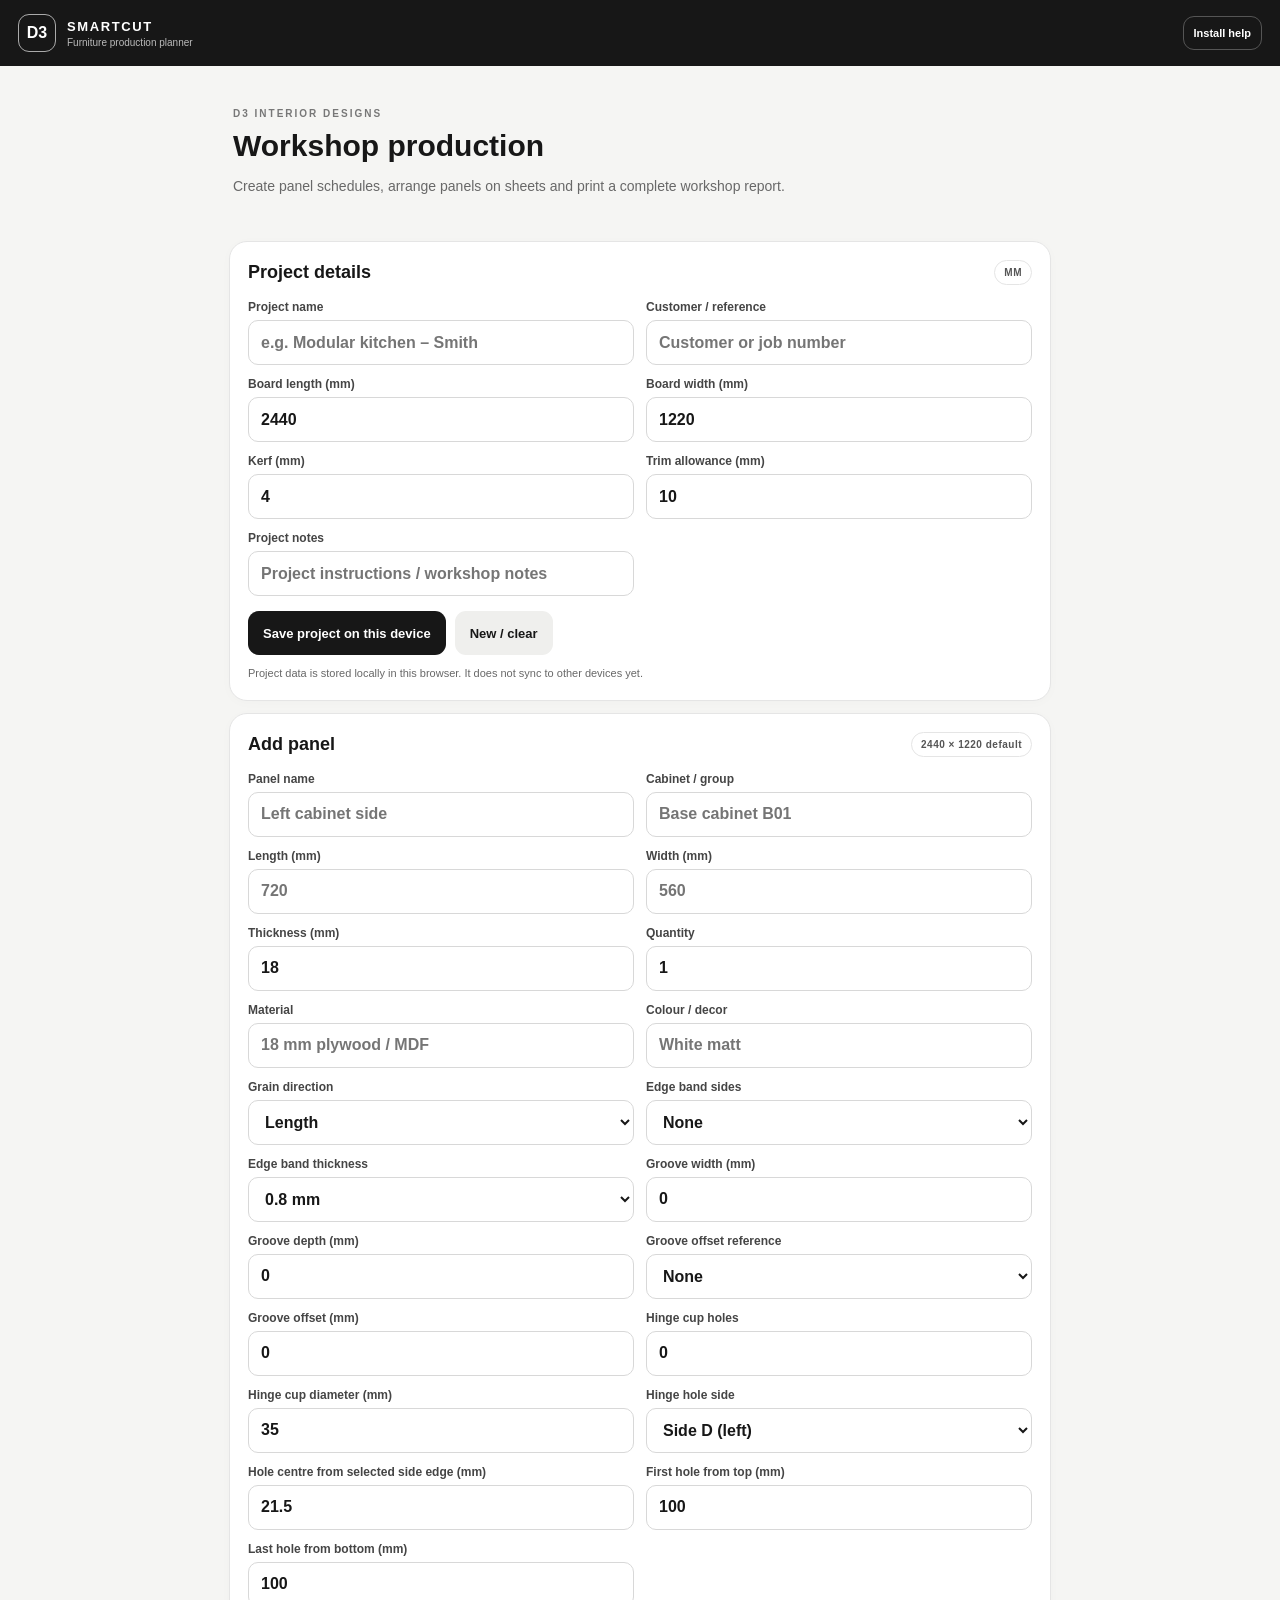
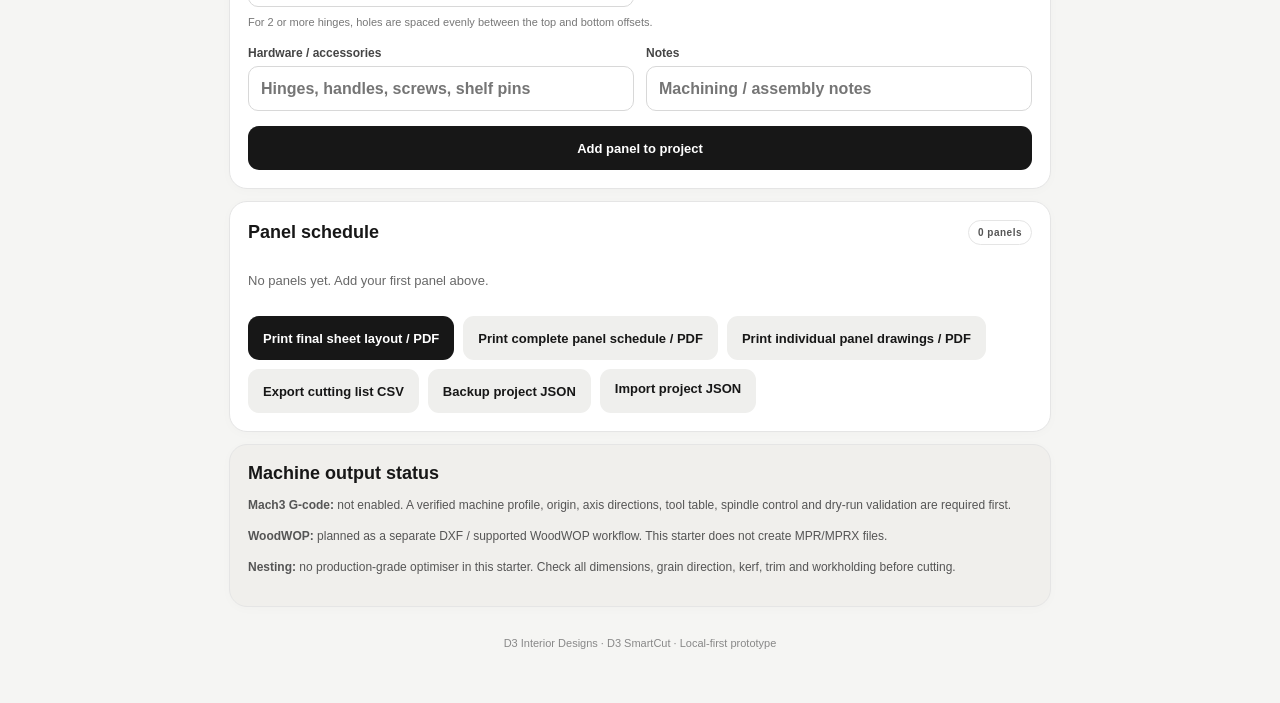
<file: smartcut/index.html>
<!doctype html>
<html lang="en">
<head>
  <meta charset="utf-8">
  <meta name="viewport" content="width=device-width,initial-scale=1,viewport-fit=cover">
  <meta name="theme-color" content="#171717">
  <meta name="description" content="D3 SmartCut furniture panel planning and workshop drawings.">
  <meta name="apple-mobile-web-app-capable" content="yes">
  <meta name="mobile-web-app-capable" content="yes">
  <meta name="apple-mobile-web-app-status-bar-style" content="black-translucent">
  <meta name="apple-mobile-web-app-title" content="D3 SmartCut">
  <link rel="manifest" href="./manifest.webmanifest">
  <link rel="icon" href="./icons/smartcut.svg" type="image/svg+xml">
  <link rel="apple-touch-icon" href="./icons/smartcut.svg">
  <link rel="stylesheet" href="./app.css">
  <title>D3 SmartCut</title>
</head>
<body>
  <header class="topbar">
    <a class="brand" href="./" aria-label="D3 SmartCut home"><span class="brand-mark">D3</span><span><b>SMARTCUT</b><small>Furniture production planner</small></span></a>
    <button id="installHelp" class="ghost small" type="button">Install help</button>
  </header>
  <main class="shell">
    <section class="intro">
      <p class="eyebrow">D3 INTERIOR DESIGNS</p>
      <h1>Workshop production</h1>
      <p class="muted">Create panel schedules, arrange panels on sheets and print a complete workshop report.</p>
    </section>
    <section class="card">
      <div class="section-head"><h2>Project details</h2><span class="tag">MM</span></div>
      <div class="grid two">
        <label>Project name<input id="projectName" placeholder="e.g. Modular kitchen – Smith"></label>
        <label>Customer / reference<input id="customer" placeholder="Customer or job number"></label>
        <label>Board length (mm)<input id="boardLength" type="number" min="1" value="2440"></label>
        <label>Board width (mm)<input id="boardWidth" type="number" min="1" value="1220"></label>
        <label>Kerf (mm)<input id="kerf" type="number" min="0" step="0.1" value="4"></label>
        <label>Trim allowance (mm)<input id="trim" type="number" min="0" step="0.1" value="10"></label>
        <label>Project notes<input id="projectNotes" placeholder="Project instructions / workshop notes"></label>
      </div>
      <div class="actions">
        <button id="saveProject" class="primary">Save project on this device</button>
        <button id="newProject" class="secondary">New / clear</button>
      </div>
      <p id="saveStatus" class="hint" aria-live="polite">Project data is stored locally in this browser. It does not sync to other devices yet.</p>
    </section>
    <section class="card">
      <div class="section-head"><h2>Add panel</h2><span class="tag">2440 × 1220 default</span></div>
      <form id="panelForm">
        <div class="grid two">
          <label>Panel name<input id="panelName" required placeholder="Left cabinet side"></label>
          <label>Cabinet / group<input id="cabinet" placeholder="Base cabinet B01"></label>
          <label>Length (mm)<input id="length" type="number" min="1" required placeholder="720"></label>
          <label>Width (mm)<input id="width" type="number" min="1" required placeholder="560"></label>
          <label>Thickness (mm)<input id="thickness" type="number" min="1" value="18" required></label>
          <label>Quantity<input id="quantity" type="number" min="1" value="1" required></label>
          <label>Material<input id="material" placeholder="18 mm plywood / MDF"></label>
          <label>Colour / decor<input id="colour" placeholder="White matt"></label>
          <label>Grain direction<select id="grain"><option value="Length">Length</option><option value="Width">Width</option><option value="No restriction">No restriction</option></select></label>
          <label>Edge band sides<select id="edges"><option value="None">None</option><option value="A">A</option><option value="B">B</option><option value="C">C</option><option value="D">D</option><option value="A,B">A + B</option><option value="A,C">A + C</option><option value="B,D">B + D</option><option value="A,B,C,D">All 4 sides</option></select></label><label>Edge band thickness<select id="edgeBandThickness"><option value="0.8">0.8 mm</option><option value="2">2 mm</option></select></label>
          <label>Groove width (mm)<input id="grooveWidth" type="number" min="0" step="0.1" value="0"></label>
          <label>Groove depth (mm)<input id="grooveDepth" type="number" min="0" step="0.1" value="0"></label>
          <label>Groove offset reference<select id="grooveReference"><option value="None">None</option><option value="A">Edge A</option><option value="B">Edge B</option></select></label><label>Groove offset (mm)<input id="grooveOffset" type="number" min="0" step="0.1" value="0"></label><label>Hinge cup holes<input id="hinges" type="number" min="0" step="1" value="0"></label><label>Hinge cup diameter (mm)<input id="hingeDia" type="number" min="0" step="0.1" value="35"></label><label>Hinge hole side<select id="hingeSide"><option value="D" selected>Side D (left)</option><option value="A">Side A (top)</option><option value="B">Side B (right)</option><option value="C">Side C (bottom)</option></select></label><label>Hole centre from selected side edge (mm)<input id="hingeSideOffset" type="number" min="0" step="0.1" value="21.5"></label><label>First hole from top (mm)<input id="hingeTopOffset" type="number" min="0" step="0.1" value="100"></label><label>Last hole from bottom (mm)<input id="hingeBottomOffset" type="number" min="0" step="0.1" value="100"></label><p class="field-note">For 2 or more hinges, holes are spaced evenly between the top and bottom offsets.</p>
          <label>Hardware / accessories<input id="hardware" placeholder="Hinges, handles, screws, shelf pins"></label><label>Notes<input id="notes" placeholder="Machining / assembly notes"></label>
        </div>
        <button class="primary full" type="submit">Add panel to project</button>
      </form>
    </section>
    <section class="card">
      <div class="section-head"><h2>Panel schedule</h2><span id="panelCount" class="tag">0 panels</span></div>
      <div id="panelList" class="panel-list"><p class="empty">No panels yet. Add your first panel above.</p></div>
      <div class="actions wrap">
          <button id="printSheets" class="primary">Print final sheet layout / PDF</button>
          <button id="printSchedule" class="secondary">Print complete panel schedule / PDF</button>
        <button id="printDrawings" class="secondary">Print individual panel drawings / PDF</button>
        <button id="exportCsv" class="secondary">Export cutting list CSV</button>
        <button id="exportJson" class="secondary">Backup project JSON</button>
        <label class="file-button">Import project JSON<input id="importJson" type="file" accept="application/json"></label>
      </div>
    </section>
    <section class="card notice">
      <h2>Machine output status</h2>
      <p><b>Mach3 G-code:</b> not enabled. A verified machine profile, origin, axis directions, tool table, spindle control and dry-run validation are required first.</p>
      <p><b>WoodWOP:</b> planned as a separate DXF / supported WoodWOP workflow. This starter does not create MPR/MPRX files.</p>
      <p><b>Nesting:</b> no production-grade optimiser in this starter. Check all dimensions, grain direction, kerf, trim and workholding before cutting.</p>
    </section>
    <footer>D3 Interior Designs · D3 SmartCut · Local-first prototype</footer>
  </main>
  <dialog id="helpDialog"><div class="dialog-inner"><h2>Install D3 SmartCut on iPhone</h2><ol><li>Open this address in <b>Safari</b>.</li><li>Tap the Share icon.</li><li>Choose <b>Add to Home Screen</b>.</li><li>Keep the name D3 SmartCut and tap Add.</li></ol><p>Sign in through the workshop access page when prompted. After the first successful load, the app shell can open offline; project data remains on this iPhone.</p><button id="closeHelp" class="primary full">Close</button></div></dialog>
  <script src="./app.js" defer></script>
</body>
</html>
</file>
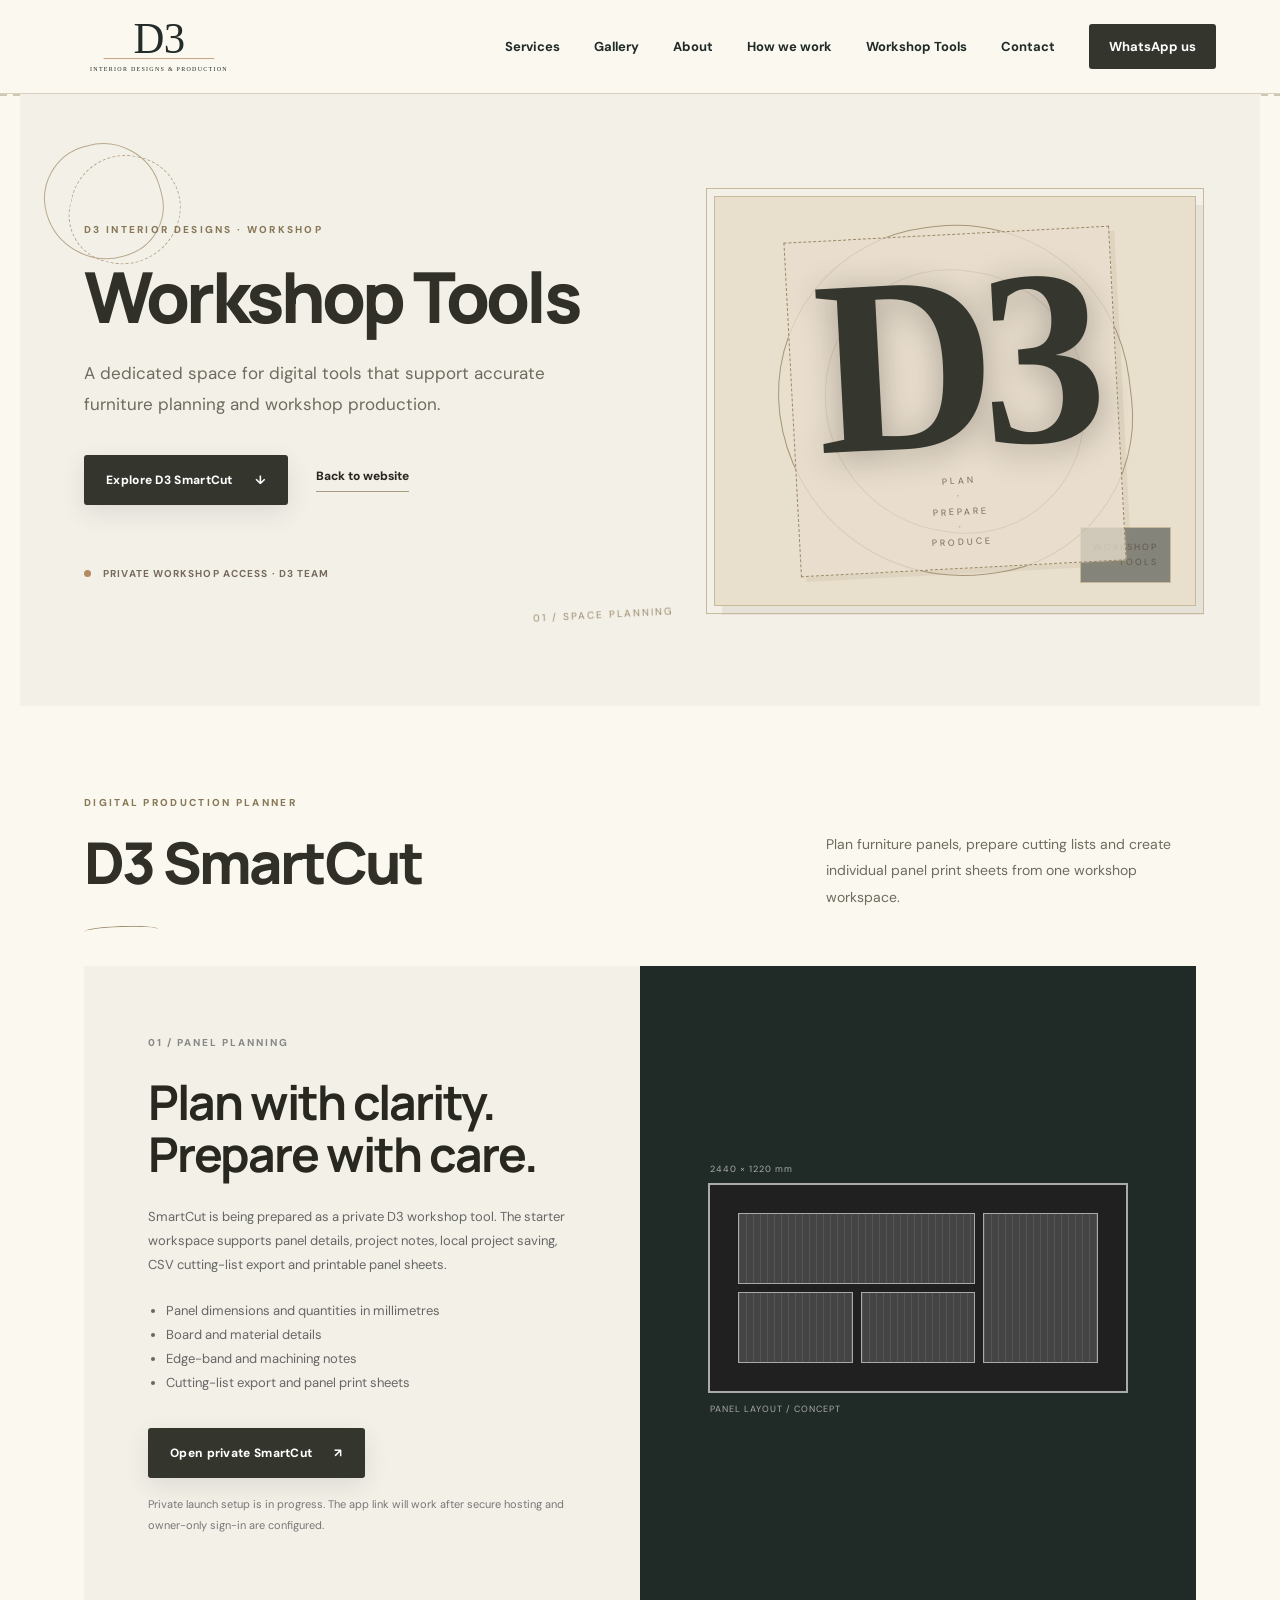
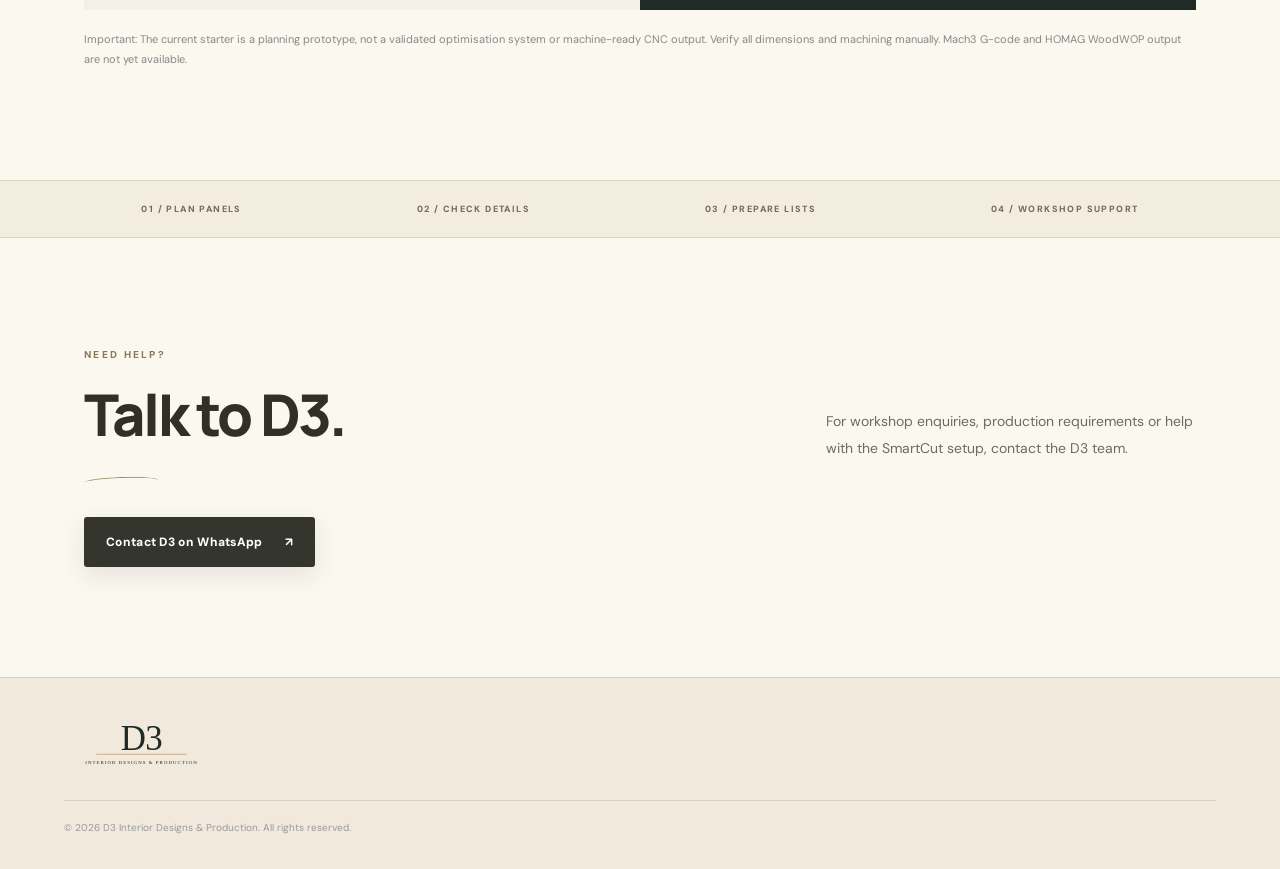
<file: workshop-tools.html>
<!doctype html>
<html lang="en">
<head>
<meta charset="utf-8"><meta name="viewport" content="width=device-width, initial-scale=1"><meta name="theme-color" content="#111111"><meta name="robots" content="index, follow">
<title>Workshop Tools & D3 SmartCut | D3 Interior Designs</title>
<meta name="description" content="D3 workshop tools for furniture production planning. D3 SmartCut is a private panel planning and cutting-list workspace for the D3 workshop.">
<link rel="canonical" href="https://www.d3interiordesigns.com/workshop-tools.html"><link rel="icon" href="/assets/d3-logo.svg" type="image/svg+xml"><link rel="stylesheet" href="/style.css"><script defer src="/script.js"></script>
</head>
<body>
<header class="site-header"><a class="brand" href="/" aria-label="D3 Interior Designs home"><img src="/assets/d3-logo.svg" alt="D3 Interior Designs and Production"></a><button class="menu-toggle" aria-label="Open navigation" aria-expanded="false">☰</button>
<nav class="nav" aria-label="Main navigation"><a href="/#services">Services</a><a href="/#gallery">Gallery</a><a href="/#about">About</a><a href="/#process">How we work</a><a href="/workshop-tools.html" aria-current="page">Workshop Tools</a><a href="/#contact">Contact</a><a class="nav-cta" href="https://wa.me/918606470443?text=Hello%20D3%20Interior%20Designs%2C%20I%20would%20like%20to%20make%20an%20enquiry." target="_blank" rel="noopener">WhatsApp us</a></nav></header>
<main>
<section class="hero workshop-hero"><div class="hero-copy"><p class="eyebrow">D3 INTERIOR DESIGNS · WORKSHOP</p><h1>Workshop Tools</h1><p class="hero-lead">A dedicated space for digital tools that support accurate furniture planning and workshop production.</p><div class="hero-actions"><a class="button button-dark" href="#smartcut">Explore D3 SmartCut <span>↓</span></a><a class="text-link" href="/">Back to website</a></div><div class="hero-note"><span class="dot"></span> PRIVATE WORKSHOP ACCESS · D3 TEAM</div></div><div class="hero-art" aria-label="D3 workshop tools graphic"><div class="art-frame"><span>D3</span><div class="art-caption">PLAN<br>·<br>PREPARE<br>·<br>PRODUCE</div></div><div class="art-tag">WORKSHOP<br>TOOLS</div></div></section>
<section class="section smartcut-section" id="smartcut"><div class="section-heading"><div><p class="eyebrow">DIGITAL PRODUCTION PLANNER</p><h2>D3 SmartCut</h2></div><p>Plan furniture panels, prepare cutting lists and create individual panel print sheets from one workshop workspace.</p></div>
<div class="smartcut-panel"><div class="smartcut-copy"><span class="smartcut-kicker">01 / PANEL PLANNING</span><h3>Plan with clarity.<br>Prepare with care.</h3><p>SmartCut is being prepared as a private D3 workshop tool. The starter workspace supports panel details, project notes, local project saving, CSV cutting-list export and printable panel sheets.</p><ul><li>Panel dimensions and quantities in millimetres</li><li>Board and material details</li><li>Edge-band and machining notes</li><li>Cutting-list export and panel print sheets</li></ul><a class="button button-dark smartcut-launch" href="https://smartcut.d3interiordesigns.com/" rel="noopener">Open private SmartCut <span>↗</span></a><p class="smartcut-status">Private launch setup is in progress. The app link will work after secure hosting and owner-only sign-in are configured.</p></div>
<div class="smartcut-visual" aria-label="D3 SmartCut panel layout illustration"><div class="board-sheet"><span class="board-label">2440 × 1220 mm</span><i class="panel p1"></i><i class="panel p2"></i><i class="panel p3"></i><i class="panel p4"></i><span class="board-caption">PANEL LAYOUT / CONCEPT</span></div></div></div>
<p class="smartcut-disclaimer">Important: The current starter is a planning prototype, not a validated optimisation system or machine-ready CNC output. Verify all dimensions and machining manually. Mach3 G-code and HOMAG WoodWOP output are not yet available.</p></section>
<section class="trust-strip"><span>01 / PLAN PANELS</span><span>02 / CHECK DETAILS</span><span>03 / PREPARE LISTS</span><span>04 / WORKSHOP SUPPORT</span></section>
<section class="section"><div class="section-heading"><div><p class="eyebrow">NEED HELP?</p><h2>Talk to D3.</h2></div><p>For workshop enquiries, production requirements or help with the SmartCut setup, contact the D3 team.</p></div><a class="button button-dark" href="https://wa.me/918606470443?text=Hello%20D3%2C%20I%20need%20help%20with%20the%20Workshop%20Tools." target="_blank" rel="noopener">Contact D3 on WhatsApp <span>↗</span></a></section>
</main>
<footer class="footer"><a href="/" class="footer-logo"><img src="/assets/d3-logo.svg" alt="D3 Interior Designs and Production"></a><small>© <span id="year"></span> D3 Interior Designs & Production. All rights reserved.</small></footer>
</body></html>
</file>
<file: smartcut/app.css>
:root{color-scheme:light;--ink:#171717;--muted:#686868;--line:#e5e5e5;--paper:#f5f5f3;--card:#fff;--accent:#171717;--radius:18px;font-family:-apple-system,BlinkMacSystemFont,"Segoe UI",sans-serif}*{box-sizing:border-box}body{margin:0;background:var(--paper);color:var(--ink);padding-bottom:env(safe-area-inset-bottom)}.topbar{height:66px;background:#171717;color:#fff;display:flex;align-items:center;justify-content:space-between;padding:0 max(18px,env(safe-area-inset-left));position:sticky;top:0;z-index:5}.brand{display:flex;align-items:center;gap:11px;color:#fff;text-decoration:none}.brand-mark{display:grid;place-items:center;width:38px;height:38px;border:1px solid #aaa;border-radius:11px;font-weight:800}.brand b{display:block;letter-spacing:1.6px;font-size:13px}.brand small{display:block;color:#bbb;font-size:10px;margin-top:3px}.shell{max-width:850px;margin:auto;padding:22px 14px 36px}.intro{padding:10px 4px 18px}.eyebrow{font-size:10px;letter-spacing:2px;font-weight:800;color:#777}.intro h1{font-size:30px;line-height:1.1;margin:7px 0}.muted,.hint{color:var(--muted);line-height:1.5}.muted{font-size:14px;max-width:600px}.card{background:var(--card);border:1px solid var(--line);border-radius:var(--radius);padding:18px;margin:12px 0;box-shadow:0 2px 12px #00000005}.section-head{display:flex;align-items:center;justify-content:space-between;gap:10px;margin-bottom:15px}.section-head h2,.card h2{font-size:18px;margin:0}.tag{font-size:10px;font-weight:700;letter-spacing:.5px;border:1px solid var(--line);padding:6px 9px;border-radius:99px;color:#555}.grid{display:grid;gap:12px}.grid.two{grid-template-columns:repeat(2,minmax(0,1fr))}label{display:flex;flex-direction:column;gap:6px;font-size:12px;font-weight:650;color:#454545}input,select{font:inherit;font-size:16px;min-width:0;width:100%;border:1px solid #d8d8d8;border-radius:10px;padding:12px;background:#fff;color:#171717;min-height:45px}input:focus,select:focus{outline:2px solid #999;outline-offset:1px}.actions{display:flex;gap:9px;margin-top:15px}.actions.wrap{flex-wrap:wrap}button,.file-button{font:inherit;font-size:13px;font-weight:700;border:0;border-radius:11px;padding:12px 15px;min-height:44px;cursor:pointer}.primary{background:#171717;color:white}.secondary,.file-button{background:#efefed;color:#171717}.ghost{background:transparent;color:white;border:1px solid #555}.small{font-size:11px;padding:8px 10px;min-height:34px}.full{width:100%;margin-top:15px}.hint{font-size:11px;margin:10px 0 0}.panel-list{display:grid;gap:10px}.panel-row{border:1px solid var(--line);border-radius:13px;padding:12px;display:flex;justify-content:space-between;gap:12px;align-items:center}.panel-row strong{display:block;font-size:14px}.panel-row small{display:block;color:var(--muted);margin-top:4px;line-height:1.4}.delete{background:#f6e9e7;color:#8b2118;padding:8px 10px;min-height:34px}.empty{font-size:13px;color:var(--muted)}.file-button{display:inline-flex;align-items:center;position:relative;overflow:hidden}.file-button input{position:absolute;inset:0;opacity:0;cursor:pointer}.notice{background:#f0efec}.notice p{font-size:12px;line-height:1.55;color:#555}footer{text-align:center;font-size:11px;color:#888;padding:18px}.dialog-inner{padding:22px;max-width:440px}.dialog-inner h2{margin-top:0}.dialog-inner li,.dialog-inner p{font-size:14px;line-height:1.6}dialog{border:0;border-radius:18px;padding:0;width:calc(100% - 32px);max-width:460px;box-shadow:0 20px 80px #0005}dialog::backdrop{background:#0008}@media(max-width:560px){.grid.two{grid-template-columns:1fr 1fr}.card{padding:15px}.actions{flex-direction:column}.actions button,.actions .file-button{width:100%;justify-content:center}.intro h1{font-size:27px}}@media(max-width:380px){.grid.two{grid-template-columns:1fr}.topbar{padding-inline:12px}}@media print{.topbar,.intro,.card:not(.drawings),footer,dialog{display:none!important}body{background:white}.drawings{display:block!important}.drawing-page{break-after:page;page-break-after:always;padding:12mm;color:#111}.drawing-page:last-child{break-after:auto}.drawing-page h1{font-size:20pt}.drawing-meta{display:grid;grid-template-columns:1fr 1fr;gap:7px;margin:12px 0}.drawing-meta div{border:1px solid #aaa;padding:7px;font-size:10pt}.panel-svg{width:100%;max-height:150mm}.drawing-notes{font-size:10pt;line-height:1.6}.drawing-page .small-print{font-size:8pt;color:#555}}
.field-group{display:flex;flex-direction:column;gap:8px}.field-title{font-size:12px;font-weight:650;color:#454545}.edge-checks{display:grid;grid-template-columns:repeat(4,1fr);gap:8px}.edge-checks label{display:flex;flex-direction:row;align-items:center;justify-content:center;border:1px solid #d8d8d8;border-radius:10px;padding:10px;min-height:44px}.edge-checks input{width:18px;min-height:18px;margin:0;accent-color:#171717}.drawing-notes{margin-top:12px}

.optimizer-results{display:grid;gap:14px;margin-top:14px}.optimizer-stats{display:grid;grid-template-columns:repeat(3,minmax(0,1fr));gap:8px}.optimizer-stat{border:1px solid var(--line);border-radius:12px;padding:11px;background:#fafaf9}.optimizer-stat b{display:block;font-size:18px}.optimizer-stat small{display:block;color:var(--muted);font-size:10px;margin-top:3px}.optimizer-sheet{border:1px solid var(--line);border-radius:14px;padding:12px;overflow:hidden}.optimizer-sheet .section-head{margin-bottom:4px}.optimiser-svg{width:100%;height:auto;display:block;background:#fafaf9;border-radius:9px}.optimizer-parts{display:grid;gap:5px}.optimizer-parts span{font-size:11px;color:#555;border-top:1px solid #eee;padding-top:5px}.optimizer-warning{background:#fff4e5;border:1px solid #e8c58e;border-radius:12px;padding:12px;font-size:12px}.optimizer-warning ul{margin:8px 0 0;padding-left:20px}.optimizer-warning li{margin:4px 0}@media(max-width:560px){.optimizer-stats{grid-template-columns:repeat(2,minmax(0,1fr))}}

.divider-line{height:1px;background:var(--line);margin:18px 0}.d3-pro-summary{padding:12px;background:#f5f5f3;border:1px solid var(--line);border-radius:12px;font-size:13px}.d3-pro-preview{margin-top:14px;max-height:560px;overflow:auto;border:1px solid var(--line);border-radius:12px;padding:10px}.d3-report-page{font-size:11px;color:#222}.d3-report-page h1{font-size:20px}.d3-report-page h2{font-size:15px;margin:20px 0 8px}.d3-report-page table{width:100%;border-collapse:collapse;margin:8px 0 16px}.d3-report-page th,.d3-report-page td{border:1px solid #ccc;padding:5px;text-align:left;font-size:10px}.d3-report-warning{border:1px solid #d8b47c;background:#fff8eb;padding:10px;line-height:1.5}.d3-label-grid{display:grid;grid-template-columns:repeat(2,1fr);gap:8mm}.d3-label{border:1px dashed #555;padding:5mm;min-height:45mm;break-inside:avoid}.d3-label h3{font-size:15px;margin:8px 0}.d3-label p{font-size:10px;margin:5px 0}.d3-label small{font-size:8px}.d3-label strong{font-size:16px}.d3-pro-print #d3PrintArea{display:block!important}
@media print{body.d3-pro-print>*:not(#d3PrintArea){display:none!important}body.d3-pro-print #d3PrintArea{display:block!important;padding:8mm;color:#111}body.d3-pro-print .d3-report-page table{page-break-inside:auto}body.d3-pro-print .d3-report-page tr{break-inside:avoid}body.d3-pro-print .d3-label-grid{grid-template-columns:repeat(2,1fr)}}

.field-note{grid-column:1/-1;margin:-4px 0 4px;color:#777;font-size:11px;line-height:1.45}
.sheet-report{display:none}
@media print{body:has(.sheet-report){background:#fff}body:has(.sheet-report)>.topbar,body:has(.sheet-report)>.shell,body:has(.sheet-report)>dialog{display:none!important}body:has(.sheet-report)>.sheet-report{display:block!important;padding:10mm;color:#111}.sheet-report h1{font-size:22pt;margin:0 0 4mm}.sheet-summary{display:grid;grid-template-columns:repeat(3,1fr);gap:5mm;margin:5mm 0}.sheet-summary div{border:1px solid #888;padding:4mm}.sheet-summary b{display:block;font-size:18pt}.sheet-summary small{font-size:9pt}.sheet-caveat{font-size:9pt;line-height:1.4;border:1px solid #aaa;padding:3mm}.sheet-page{break-after:page;page-break-after:always}.sheet-page h2{font-size:15pt}.sheet-svg{width:100%;height:auto;max-height:220mm}.sheet-table{break-before:page}.sheet-table table{width:100%;border-collapse:collapse}.sheet-table th,.sheet-table td{border:1px solid #888;padding:5px;text-align:left;font-size:9pt}}

.sheet-report{display:none}
@media print{
 body:has(.sheet-report)>.topbar,body:has(.sheet-report)>.shell,body:has(.sheet-report)>dialog{display:none!important}
 body:has(.sheet-report)>.sheet-report{display:block!important;padding:9mm;color:#111}
 .summary-page{display:block;break-after:page;page-break-after:always}
 .summary-page h1{font-size:21pt;margin:0 0 3mm}
 .summary-page header h2{font-size:15pt;margin:0 0 5mm}
 .summary-page header p{font-size:10pt;line-height:1.5}
 .sheet-summary{display:grid;grid-template-columns:repeat(3,1fr);gap:3mm;margin:4mm 0}
 .sheet-summary div{border:1px solid #888;padding:3mm}
 .sheet-summary b{display:block;font-size:15pt}
 .sheet-summary small{font-size:8pt}
 .summary-page h3{font-size:11pt;margin:4mm 0 2mm}
 .summary-page table{width:100%;border-collapse:collapse}
 .summary-page th,.summary-page td{border:1px solid #888;padding:3px;text-align:left;font-size:7.5pt;vertical-align:top}
 .summary-page .waste-note,.summary-page p{font-size:8pt;line-height:1.35}
 .summary-page .project-note{border:1px solid #aaa;padding:3mm;min-height:10mm}
 .sheet-page{break-after:page;page-break-after:always;padding-top:2mm}
 .sheet-page:last-child{break-after:auto;page-break-after:auto}
 .sheet-page h2{font-size:14pt;margin:0 0 2mm}
 .sheet-page .sheet-meta,.sheet-page p{font-size:8pt}
 .sheet-svg{width:100%;height:auto;max-height:220mm;display:block}
}

/* Individual panel drawing print */
.drawings{display:none}
@media print{
 body.printing-drawings{background:#fff}
 body.printing-drawings>*:not(.drawings){display:none!important}
 body.printing-drawings>.drawings{display:block!important;padding:10mm;color:#111}
 body.printing-drawings .drawing-page{break-after:page;page-break-after:always;padding:4mm 0}
 body.printing-drawings .drawing-page:last-child{break-after:auto;page-break-after:auto}
 body.printing-drawings .drawing-page h1{font-size:20pt;margin:3mm 0}
 body.printing-drawings .drawing-meta{display:grid;grid-template-columns:repeat(2,1fr);gap:3mm;margin:4mm 0}
 body.printing-drawings .drawing-meta div{border:1px solid #888;padding:3mm;font-size:9pt}
 body.printing-drawings .panel-svg{width:100%;max-height:150mm;display:block}
 body.printing-drawings .drawing-notes{font-size:9pt;line-height:1.5;margin-top:4mm}
 body.printing-drawings .small-print{font-size:8pt;color:#555}
}

@media print{
 body.printing-sheets{background:#fff!important;margin:0!important;padding:0!important}
 body.printing-sheets>*:not(.sheet-report){display:none!important}
 body.printing-sheets>.sheet-report{display:block!important;position:static!important;width:auto!important;margin:0!important;padding:8mm!important}
 body.printing-sheets .summary-page{break-after:auto!important;page-break-after:auto!important}
 body.printing-sheets .sheet-page{break-before:page!important;page-break-before:always!important;break-after:auto!important;page-break-after:auto!important;break-inside:auto!important}
 body.printing-sheets .sheet-page:last-child{break-after:auto!important;page-break-after:auto!important}
 body.printing-drawings>*:not(.drawings){display:none!important}
 body.printing-drawings>.drawings{display:block!important;position:static!important;width:auto!important;margin:0!important}
 body.printing-drawings .drawing-page:last-child{break-after:auto!important;page-break-after:auto!important}
}


/* D3 SmartCut: reliable sheet-report printing */
@media print{
  @page{margin:8mm}
  body.printing-sheets{background:#fff!important;margin:0!important;padding:0!important}
  body.printing-sheets>*:not(.sheet-report){display:none!important}
  body.printing-sheets>.sheet-report{display:block!important;position:static!important;width:auto!important;margin:0!important;padding:0!important}
  body.printing-sheets .summary-page{display:block!important;break-after:page!important;page-break-after:always!important}
  body.printing-sheets .sheet-page{display:block!important;break-before:auto!important;page-break-before:auto!important;break-after:page!important;page-break-after:always!important;break-inside:avoid-page}
  body.printing-sheets .sheet-page:last-child{break-after:auto!important;page-break-after:auto!important}
  body.printing-sheets .sheet-svg{width:100%!important;height:auto!important;max-height:235mm!important;display:block!important}
  body.printing-sheets .sheet-page p{font-size:9pt!important}
  body.printing-sheets .summary-page table{break-inside:auto}
  body.printing-sheets .summary-page tr{break-inside:avoid}
}

/* Complete panel schedule print */
.schedule-report{display:none}
@media print{
 body.printing-schedule{background:#fff!important;margin:0!important;padding:0!important}
 body.printing-schedule>*:not(.schedule-report){display:none!important}
 body.printing-schedule>.schedule-report{display:block!important;padding:7mm!important;color:#111!important}
 body.printing-schedule .schedule-report header h1{font-size:18pt;margin:0 0 3mm}
 body.printing-schedule .schedule-report header p{font-size:8pt;line-height:1.45;margin:0 0 5mm}
 body.printing-schedule .schedule-table{width:100%;border-collapse:collapse;table-layout:fixed}
 body.printing-schedule .schedule-table thead{display:table-header-group}
 body.printing-schedule .schedule-table tr{break-inside:avoid;page-break-inside:avoid}
 body.printing-schedule .schedule-table th,body.printing-schedule .schedule-table td{border:1px solid #888;padding:3px 4px;text-align:left;vertical-align:top;font-size:6.5pt;overflow-wrap:anywhere}
 body.printing-schedule .schedule-table th{background:#eee!important;-webkit-print-color-adjust:exact;print-color-adjust:exact}
 body.printing-schedule .schedule-report footer{display:block!important;margin-top:4mm;font-size:7pt;color:#555}
}

/* D3 SmartCut panel schedule controls: keep Edit/Delete visible on narrow screens */
.panel-row{align-items:flex-start;flex-wrap:wrap}.panel-row-info{flex:1 1 100%;min-width:0}.panel-row-actions{display:flex;gap:8px;flex:1 1 100%;justify-content:flex-end}.panel-row-actions button{flex:0 0 auto}.panel-edit{background:#e9eef5;color:#173b60}
</file>
<file: style.css>
@import url('https://fonts.googleapis.com/css2?family=DM+Sans:wght@400;500;600;700;800&family=Manrope:wght@400;500;600;700;800&display=swap');
:root{--black:#101010;--white:#fff;--muted:#777;--line:#e7e7e7;--paper:#f5f5f3;--max:1240px}
*{box-sizing:border-box}html{scroll-behavior:smooth}body{margin:0;color:var(--black);background:var(--white);font-family:'DM Sans',Arial,sans-serif}a{color:inherit;text-decoration:none}.site-header{height:94px;padding:12px max(5vw,24px);display:flex;align-items:center;justify-content:space-between;border-bottom:1px solid var(--line);background:#fff}.brand img{display:block;width:190px;height:72px;object-fit:contain}.nav{display:flex;align-items:center;gap:34px;font-size:13px;font-weight:700}.nav a:not(.nav-cta):hover,.text-link:hover{opacity:.6}.nav-cta{background:#111;color:#fff;padding:14px 20px}.menu-toggle{display:none;border:0;background:none;font-size:25px}.hero{max-width:var(--max);min-height:620px;margin:auto;padding:90px 5vw 80px;display:grid;grid-template-columns:1.1fr .9fr;align-items:center;gap:40px}.eyebrow{font-size:10px;font-weight:800;letter-spacing:2.3px;color:#777;margin:0 0 24px}.hero h1,.section h2{font-family:Manrope,Arial,sans-serif;font-size:clamp(42px,5.5vw,72px);line-height:1.04;letter-spacing:-3.8px;margin:0 0 25px;font-weight:800}.hero h1 span{color:#888}.hero-lead{font-size:17px;line-height:1.8;color:#626262;max-width:490px}.hero-actions{display:flex;align-items:center;gap:28px;margin-top:36px}.button{display:inline-flex;align-items:center;justify-content:center;gap:22px;padding:17px 22px;font-size:12px;font-weight:800;letter-spacing:.3px}.button-dark{background:#111;color:white}.button-dark:hover{background:#444}.text-link{font-size:12px;font-weight:800;border-bottom:1px solid #999;padding-bottom:7px}.hero-note{margin-top:62px;font-size:10px;letter-spacing:1.1px;font-weight:700;color:#777}.dot{display:inline-block;width:7px;height:7px;border-radius:50%;background:#111;margin-right:9px}.hero-art{position:relative;min-height:390px;background:#111;display:flex;align-items:center;justify-content:center;overflow:hidden}.hero-art:before,.hero-art:after{content:"";position:absolute;border:1px solid #454545;border-radius:50%;width:390px;height:390px}.hero-art:after{width:290px;height:290px}.art-frame{z-index:1;color:#fff;text-align:center}.art-frame>span{font-family:Manrope,Arial,sans-serif;font-size:clamp(150px,21vw,250px);line-height:.9;font-weight:800;letter-spacing:-18px}.art-caption{font-size:9px;letter-spacing:4px;line-height:1.7;color:#aaa}.art-tag{position:absolute;right:24px;bottom:22px;color:#fff;font-size:9px;letter-spacing:2px;line-height:1.7;text-align:right}.trust-strip{border-top:1px solid var(--line);border-bottom:1px solid var(--line);padding:22px 5vw;display:flex;justify-content:space-around;gap:20px;flex-wrap:wrap;font-size:9px;font-weight:800;letter-spacing:1.4px;color:#777}.section{max-width:var(--max);margin:auto;padding:110px 5vw}.section-heading{display:flex;justify-content:space-between;align-items:end;gap:50px;margin-bottom:48px}.section-heading h2,.section h2{font-size:clamp(38px,4.5vw,58px);letter-spacing:-2.8px}.section-heading>p{max-width:370px;color:#777;font-size:14px;line-height:1.9;margin:0 0 8px}.service-grid{display:grid;grid-template-columns:repeat(3,1fr);border-top:1px solid var(--line);border-left:1px solid var(--line)}.service-card{min-height:260px;padding:30px;border-right:1px solid var(--line);border-bottom:1px solid var(--line);position:relative}.service-no{font-size:10px;color:#999;font-weight:700}.service-icon{font-size:30px;margin:30px 0 20px}.service-card h3,.steps h3{font-family:Manrope,Arial,sans-serif;font-size:19px;margin:0 0 12px}.service-card p,.steps p{font-size:12px;line-height:1.8;color:#777;max-width:290px;margin:0}.service-card-dark{background:#111;color:#fff}.service-card-dark .service-no,.service-card-dark p{color:#aaa}.service-card-dark a{display:inline-block;margin-top:20px;font-size:11px;font-weight:800;border-bottom:1px solid #777;padding-bottom:6px}.about{display:grid;grid-template-columns:.9fr 1.1fr;gap:9%;align-items:center;background:var(--paper);max-width:none;padding-left:max(5vw,calc((100vw - 1120px)/2));padding-right:max(5vw,calc((100vw - 1120px)/2))}.about-mark{min-height:360px;background:#111;color:#fff;display:flex;flex-direction:column;align-items:center;justify-content:center}.about-mark span{font-family:Manrope,Arial,sans-serif;font-size:190px;font-weight:800;letter-spacing:-15px;line-height:1}.about-mark small{font-size:10px;letter-spacing:3px;text-align:center;line-height:1.8;color:#aaa}.about-copy p:not(.eyebrow){font-size:14px;line-height:1.9;color:#707070}.about-copy .text-link{display:inline-block;margin-top:18px}.process .section-heading{margin-bottom:65px}.steps{display:grid;grid-template-columns:repeat(4,1fr);gap:28px}.steps article{border-top:1px solid #111;padding-top:22px}.steps b{font-size:12px;color:#999;display:block;margin-bottom:35px}.steps h3{font-size:17px}.contact{max-width:none;background:#111;color:#fff;display:grid;grid-template-columns:1fr .8fr;gap:10%;padding-left:max(5vw,calc((100vw - 1120px)/2));padding-right:max(5vw,calc((100vw - 1120px)/2))}.contact .eyebrow{color:#aaa}.contact h2{font-size:clamp(42px,5vw,65px)}.contact-intro{max-width:420px;color:#aaa;font-size:14px;line-height:1.9}.contact-panel{border:1px solid #444;padding:30px}.contact-item{padding:0 0 22px;margin-bottom:22px;border-bottom:1px solid #444}.contact-item small{display:block;color:#999;font-size:9px;font-weight:800;letter-spacing:2px;margin-bottom:10px}.contact-item>a,.contact-item p{font-size:17px;font-weight:700;margin:0;line-height:1.6}.contact-item>a:hover{color:#aaa}.button-light{background:#fff;color:#111;width:100%;margin-top:5px}.footer{padding:35px 5vw;display:grid;grid-template-columns:1fr 1fr;align-items:center;gap:20px}.footer-logo img{width:155px;height:62px;object-fit:contain}.footer p{font-size:10px;line-height:1.8;letter-spacing:1px;font-weight:700;color:#777}.footer>a:nth-of-type(2){justify-self:end;font-size:12px;font-weight:800}.footer small{grid-column:1/-1;border-top:1px solid var(--line);padding-top:20px;color:#999;font-size:10px}.whatsapp-float{position:fixed;right:24px;bottom:24px;width:55px;height:55px;border-radius:50%;background:#111;color:#fff;display:grid;place-items:center;font-size:28px;box-shadow:0 5px 25px #0003;z-index:5}.whatsapp-float:hover{transform:translateY(-3px)}
@media(max-width:800px){.site-header{height:78px}.brand img{width:155px;height:60px}.menu-toggle{display:block}.nav{display:none;position:absolute;top:78px;left:0;right:0;background:#fff;padding:22px 6vw 28px;z-index:10;flex-direction:column;align-items:stretch;gap:20px;border-bottom:1px solid var(--line)}.nav.open{display:flex}.nav-cta{text-align:center}.hero{padding-top:65px;grid-template-columns:1fr;gap:50px}.hero-art{min-height:330px}.hero-note{margin-top:38px}.section{padding:78px 6vw}.section-heading{display:block}.section-heading>p{margin-top:25px}.service-grid{grid-template-columns:repeat(2,1fr)}.about{grid-template-columns:1fr;gap:45px}.about-mark{min-height:280px}.about-mark span{font-size:150px}.steps{grid-template-columns:repeat(2,1fr);row-gap:40px}.contact{grid-template-columns:1fr;gap:35px}.footer{grid-template-columns:1fr 1fr}.footer-social{grid-column:1/-1;justify-self:start}.footer small{grid-column:1/-1}}
@media(max-width:480px){.hero h1{letter-spacing:-2.5px}.hero-actions{align-items:flex-start;flex-direction:column;gap:22px}.hero-art{min-height:280px}.trust-strip{justify-content:flex-start}.service-grid{grid-template-columns:1fr}.service-card{min-height:230px}.steps{grid-template-columns:1fr}.contact-panel{padding:22px}.footer{grid-template-columns:1fr}.footer>a:nth-of-type(2){grid-column:1}.footer small{grid-column:1}}

/* Visual reference gallery */
.gallery{padding-top:95px;padding-bottom:100px}
.gallery-grid{display:grid;grid-template-columns:1.15fr 1fr 1fr;gap:18px}
.gallery-card{margin:0;min-width:0;background:#f2f1ee;overflow:hidden}
.gallery-card img{display:block;width:100%;height:330px;object-fit:cover;transition:transform .5s ease}
.gallery-card:hover img{transform:scale(1.035)}
.gallery-workshop img{object-position:center 45%}
.gallery-card figcaption{padding:20px 20px 22px;display:flex;flex-direction:column;gap:7px}
.gallery-card figcaption strong{font-family:Manrope,Arial,sans-serif;font-size:15px}
.gallery-card figcaption span{font-size:11px;color:#777;line-height:1.6}
.photo-credit{font-size:10px;color:#999;margin:18px 0 0;line-height:1.7}
.photo-credit a{text-decoration:underline;text-underline-offset:3px}
.map-link{display:block;margin-top:20px;color:#fff;font-size:12px;font-weight:700;text-decoration:underline;text-underline-offset:5px}
@media(max-width:800px){.gallery-grid{grid-template-columns:1fr 1fr}.gallery-workshop{grid-column:1/-1}.gallery-card img{height:280px}}
@media(max-width:480px){.gallery-grid{grid-template-columns:1fr}.gallery-workshop{grid-column:auto}.gallery-card img{height:250px}}

/* Monochrome Instagram profile link */
.instagram-link{display:inline-flex;align-items:center;gap:13px;color:inherit;text-decoration:none}
.instagram-icon{width:42px;height:42px;flex:0 0 42px;border-radius:50%;background:#111;display:grid;place-items:center}
.instagram-icon svg{width:21px;height:21px;fill:none;stroke:#fff;stroke-width:1.8;stroke-linecap:round;stroke-linejoin:round}
.instagram-icon svg circle:last-child{fill:#fff;stroke:none}
.instagram-link span:last-child{display:flex;flex-direction:column;gap:5px}
.instagram-link small{font-size:9px;font-weight:800;letter-spacing:1.8px;color:#999}
.instagram-link strong{font-size:12px;font-weight:800;letter-spacing:.2px}
.instagram-link:hover strong{opacity:.65}
.instagram-contact{border-bottom:0!important;padding-bottom:10px!important;margin-bottom:10px!important}
.footer-social{justify-self:end}
.footer .instagram-icon{width:38px;height:38px;flex-basis:38px}
@media(max-width:800px){.footer-social{grid-column:1/-1;justify-self:start}}

/* Clearer logo sizing and useful FAQ answers */
.faq{padding-top:80px;padding-bottom:90px}
.faq-list{border-top:1px solid var(--line)}
.faq-list details{border-bottom:1px solid var(--line);padding:22px 4px}
.faq-list summary{font-family:Manrope,Arial,sans-serif;font-weight:800;font-size:16px;cursor:pointer;list-style:none;display:flex;justify-content:space-between;gap:20px}
.faq-list summary:after{content:"+";font-size:20px;font-weight:400}
.faq-list details[open] summary:after{content:"−"}
.faq-list details p{max-width:760px;color:#777;font-size:13px;line-height:1.8;margin:16px 0 0}
@media(max-width:480px){.brand img{width:145px;height:58px}.footer-logo img{width:145px;height:58px}}


/* Workshop Tools / D3 SmartCut page */
.workshop-hero{min-height:510px}.smartcut-section{padding-top:90px}
.smartcut-panel{display:grid;grid-template-columns:1fr 1fr;background:#f5f5f3;min-height:430px}
.smartcut-copy{padding:clamp(28px,5vw,64px)}.smartcut-kicker{font-size:10px;font-weight:800;letter-spacing:2px;color:#888}
.smartcut-copy h3{font-family:Manrope,Arial,sans-serif;font-size:clamp(32px,4vw,48px);line-height:1.08;letter-spacing:-2px;margin:25px 0}
.smartcut-copy p,.smartcut-copy li{font-size:13px;line-height:1.85;color:#666}.smartcut-copy ul{padding-left:18px;margin:22px 0 28px}
.smartcut-launch{margin-top:5px}.smartcut-status{font-size:11px!important;color:#777!important;margin-top:16px}
.smartcut-visual{background:#111;display:grid;place-items:center;padding:40px;min-height:380px}
.board-sheet{position:relative;width:min(100%,420px);aspect-ratio:2/1;border:2px solid #aaa;background:#202020;padding:28px;display:grid;grid-template-columns:1fr 1fr 1fr;grid-template-rows:1fr 1fr;gap:8px}
.board-label,.board-caption{position:absolute;left:0;color:#aaa;font-size:9px;letter-spacing:1px}.board-label{top:-22px}.board-caption{bottom:-24px}
.panel{display:block;border:1px solid #aaa;background:repeating-linear-gradient(90deg,#555 0,#555 1px,#444 1px,#444 7px)}
.p1{grid-column:1/3;grid-row:1}.p2{grid-column:3;grid-row:1/3}.p3{grid-column:1;grid-row:2}.p4{grid-column:2;grid-row:2}
.smartcut-disclaimer{font-size:11px;line-height:1.8;color:#888;margin:20px 0 0}
@media(max-width:800px){.smartcut-panel{grid-template-columns:1fr}.smartcut-visual{min-height:300px}.board-sheet{max-width:360px}}


/* Meet Our Team — About section */
.team-section{grid-column:1/-1;margin-top:clamp(48px,7vw,88px);width:100%}
.team-section>h2{font-family:Manrope,Arial,sans-serif;font-size:clamp(38px,4.5vw,58px);letter-spacing:-2.8px;line-height:1.05;margin:10px 0 14px}
.team-intro{max-width:650px;color:var(--muted);line-height:1.8;font-size:14px;margin:0 0 30px}
.team-grid{display:grid;grid-template-columns:repeat(3,minmax(0,1fr));gap:18px;max-width:720px}.team-card{min-width:0}.team-card img{display:block;width:100%;height:190px;aspect-ratio:1/1;object-fit:cover;object-position:center}.team-card-copy{padding:16px}
.team-card{background:#f3f2ef;color:#171717;overflow:hidden}
.team-card img{display:block;width:100%;aspect-ratio:4/5;object-fit:cover;filter:grayscale(100%)}
.team-card-copy{padding:22px}
.team-role{font-size:10px;letter-spacing:2px;font-weight:800;margin:0 0 9px;color:#777}
.team-card h3{font-family:Manrope,Arial,sans-serif;font-size:21px;margin:0 0 10px}
.team-card-copy>p:last-child{font-size:13px;line-height:1.75;color:#555;margin:0}
@media(max-width:800px){.team-grid{grid-template-columns:1fr;gap:18px}.team-card{display:grid;grid-template-columns:minmax(110px,38%) 1fr}.team-card img{height:100%;min-height:190px;aspect-ratio:auto}.team-card-copy{padding:16px}.team-card h3{font-size:18px}.team-card-copy>p:last-child{font-size:12px}}


/* D3 Architectural Luxury theme — warm stone, forest charcoal and timber */
:root{
 --black:#202B28; --white:#fff; --muted:#716b62; --line:#ded8cf;
 --paper:#F3F0E8; --max:1240px;
 --d3-forest:#202B28; --d3-cream:#F3F0E8; --d3-wood:#B58A61; --d3-stone:#D8D0C2; --d3-white:#fff;
}
body{color:var(--d3-forest);background:var(--d3-white)}
.site-header{background:var(--d3-cream);border-color:var(--d3-stone)}
.nav{color:var(--d3-forest)}
.nav-cta,.button-dark{background:var(--d3-forest);color:#fff}
.nav-cta:hover,.button-dark:hover{background:#354740}
.hero{background:var(--d3-cream)}
.hero h1,.section h2,.team-section>h2{color:var(--d3-forest)}
.hero h1 span{color:var(--d3-wood)}
.eyebrow{color:var(--d3-wood)}
.hero-lead,.section-heading>p{color:#655f56}
.hero-art{background:var(--d3-forest)}
.hero-art:before,.hero-art:after{border-color:#69766e}
.art-tag{color:#d8d0c2}
.trust-strip{background:#fff;border-color:var(--d3-stone);color:#72685c}
.dot{background:var(--d3-wood)}
.button{border-radius:3px}
.button-dark{box-shadow:0 8px 24px #202b281a}
.text-link{border-color:var(--d3-wood)}
.service-grid{border-color:var(--d3-stone)}
.service-card{background:#fff;border-color:var(--d3-stone)}
.service-icon{color:var(--d3-wood)}
.service-card-dark{background:var(--d3-forest);color:#fff}
.service-card-dark .service-no,.service-card-dark p{color:#d2d0c8}
.service-card-dark .service-icon{color:#d0a47a}
.gallery-card{background:var(--d3-cream)}
.gallery-card figcaption strong{color:var(--d3-forest)}
.about{background:var(--d3-cream)}
.about-mark,.contact{background:var(--d3-forest)}
.about-mark small{color:var(--d3-stone)}
.about-copy p:not(.eyebrow){color:#655f56}
.steps article{border-color:var(--d3-wood)}
.steps b{color:var(--d3-wood)}
.contact-panel{border-color:#58665f}
.contact-item{border-color:#58665f}
.button-light{background:var(--d3-cream);color:var(--d3-forest)}
.button-light:hover{background:var(--d3-stone)}
.map-link{color:var(--d3-cream)}
.footer{background:#fff}
.footer small{border-color:var(--d3-stone)}
.whatsapp-float{background:#786047;color:white}
.faq-list,.faq-list details{border-color:var(--d3-stone)}
.faq-list summary:after{color:var(--d3-wood)}
.team-card{background:var(--d3-cream)}
.team-role{color:var(--d3-wood)}
.smartcut-panel{background:var(--d3-cream)}
.smartcut-visual{background:var(--d3-forest)}
.instagram-icon{background:var(--d3-forest)}
@media(max-width:800px){.nav{background:var(--d3-cream)}}


/* Project-focused visual polish and browsing engagement */
.hero{position:relative;isolation:isolate}
.hero-art{background-image:linear-gradient(180deg,rgba(32,43,40,.52),rgba(32,43,40,.86)),url('https://images.unsplash.com/photo-1773579305267-8d75e0af5be4?auto=format&fit=crop&fm=jpg&q=85&w=1200');background-size:cover;background-position:center}
.art-frame>span{text-shadow:0 5px 35px rgba(0,0,0,.28)}
.art-caption{color:#f3f0e8}
.hero-art:before,.hero-art:after{border-color:rgba(243,240,232,.28)}
.hero-art .art-tag{background:rgba(32,43,40,.5);padding:12px}
.hero{padding-top:clamp(65px,8vw,110px);padding-bottom:clamp(65px,8vw,100px)}
.hero-note{color:#766a5d}
.service-card{transition:transform .3s ease,box-shadow .3s ease,border-color .3s ease}
.service-card:hover{transform:translateY(-5px);box-shadow:0 16px 35px rgba(32,43,40,.09);border-color:var(--d3-wood)}
.service-card-dark:hover{background:#2b3b35}
.gallery-card{border:1px solid var(--d3-stone);border-radius:3px}
.gallery-card img{transition:transform .65s cubic-bezier(.2,.7,.2,1)}
.gallery-card:hover img{transform:scale(1.045)}
.gallery-card figcaption{background:var(--d3-cream)}
.section-heading h2{max-width:750px}
.trust-strip span{transition:color .2s ease}
.trust-strip span:hover{color:var(--d3-wood)}
.button,.nav-cta,.text-link,.map-link{transition:background .25s ease,color .25s ease,transform .25s ease}
.button:hover{transform:translateY(-2px)}
.contact-panel{border-radius:3px}
.contact-item>a:hover{color:var(--d3-wood)}
.whatsapp-float{box-shadow:0 8px 28px rgba(32,43,40,.25);transition:transform .25s ease,background .25s ease}
.whatsapp-float:hover{background:var(--d3-wood)}
.faq-list details{transition:background .25s ease}
.faq-list details[open]{background:rgba(216,208,194,.16);padding-left:15px;padding-right:15px}
.team-card{transition:transform .3s ease,box-shadow .3s ease}
.team-card:hover{transform:translateY(-4px);box-shadow:0 15px 30px rgba(32,43,40,.08)}
.team-card img{filter:grayscale(35%);transition:filter .4s ease}
.team-card:hover img{filter:grayscale(0%)}
@media(prefers-reduced-motion:no-preference){
 .hero-copy{animation:d3FadeUp .65s ease both}
 .hero-art{animation:d3FadeUp .85s ease both}
 @keyframes d3FadeUp{from{opacity:0;transform:translateY(14px)}to{opacity:1;transform:translateY(0)}}
}

/* Interior design service cards with individual photographic backdrops */
.service-photo{isolation:isolate;color:#fff;background-size:cover;background-position:center;min-height:300px}
.service-photo:before{content:"";position:absolute;inset:0;z-index:-1;background:linear-gradient(180deg,rgba(22,31,28,.38),rgba(22,31,28,.88))}
.service-photo .service-no,.service-photo p{color:#f1eee8}
.service-photo .service-icon{color:#e4c29d}
.service-photo h3{color:#fff;max-width:290px}
.service-interior{background-image:url('https://images.unsplash.com/photo-1600210492486-724fe5c67fb0?auto=format&fit=crop&w=1000&q=80')}
.service-kitchen{background-image:url('https://images.unsplash.com/photo-1600607687939-ce8a6c25118c?auto=format&fit=crop&w=1000&q=80')}
.service-wardrobe{background-image:url('https://images.unsplash.com/photo-1616486338812-3dadae4b4ace?auto=format&fit=crop&w=1000&q=80')}
.service-living{background-image:url('https://images.unsplash.com/photo-1600566753086-00f18fb6b3ea?auto=format&fit=crop&w=1000&q=80')}
.service-drawings{background-image:linear-gradient(135deg,rgba(32,43,40,.88),rgba(32,43,40,.65)),url('https://images.unsplash.com/photo-1600607687920-4e2a09cf159d?auto=format&fit=crop&w=1000&q=80')}
.service-boring{background-image:linear-gradient(135deg,rgba(32,43,40,.86),rgba(32,43,40,.62)),url('https://images.unsplash.com/photo-1621905251189-08b45d6a269e?auto=format&fit=crop&w=1000&q=80')}
.service-photo:hover{background-position:center 48%}
.hero-art{position:relative}
.sketch-lines{position:absolute;inset:0;z-index:0;opacity:.42;pointer-events:none;background-image:url("data:image/svg+xml,%3Csvg xmlns='http://www.w3.org/2000/svg' viewBox='0 0 700 500' fill='none' stroke='%23f3f0e8' stroke-width='1.2' stroke-linecap='round'%3E%3Cpath d='M45 390L45 95 270 95 270 390M55 105L260 105 260 380 55 380Z M270 95L610 95 610 390 270 390 M280 105L600 105 600 380 280 380Z' stroke-dasharray='5 7'/%3E%3Cpath d='M80 150L235 150 235 335 80 335Z M320 135L560 135 560 350 320 350Z M350 165L530 165M350 190L530 190M350 215L530 215M350 240L530 240'/%3E%3Cpath d='M35 420H625M35 430H625M30 85V405M20 85V405' stroke-dasharray='2 6'/%3E%3Ccircle cx='155' cy='242' r='42' stroke-dasharray='3 5'/%3E%3Cpath d='M115 242H195M155 202V282'/%3E%3C/svg%3E");background-size:cover;background-position:center}
.art-frame{position:relative;z-index:1}
@media(max-width:800px){.service-photo{min-height:260px}}


/* Slightly lower Vaisakh's portrait framing on desktop and mobile */
.team-card img.team-vaisakh-photo{object-position:center 38%}


/* Premium doodle architecture direction */
:root{--black:#292820;--white:#fbf8f0;--muted:#777365;--line:#d9d0bf;--paper:#f1eadc;--max:1240px}
body{background:var(--white);color:var(--black);font-family:'DM Sans',Arial,sans-serif}
.site-header{background:#fbf8f0;border-bottom:1px solid #d9d0bf}
.nav-cta,.button-dark{background:#34362e;color:#fff;border-radius:3px}
.nav-cta:hover,.button-dark:hover{background:#77704f}
.hero{position:relative}
.hero:before{content:"";position:absolute;left:2%;top:8%;width:115px;height:115px;border:1.5px solid #b8a98c;border-radius:48% 52% 45% 55%;transform:rotate(-16deg);pointer-events:none}
.hero:after{content:"";position:absolute;left:4%;top:10%;width:108px;height:108px;border:1px dashed #b8a98c;border-radius:52% 48% 55% 45%;transform:rotate(13deg);pointer-events:none}
.hero h1,.section h2{color:#302f28}
.hero h1 span{color:#8a7858}
.eyebrow{color:#887858}
.hero-lead,.section-heading>p{color:#6f6b5e}
.hero-art{background:#e9dfcd;border:1px solid #c9b99b;outline:1px solid #c9b99b;outline-offset:7px;min-height:410px}
.hero-art:before,.hero-art:after{border:1.5px dashed #a79778;border-radius:49% 51% 46% 54%;width:350px;height:350px}
.hero-art:after{width:260px;height:260px;border-style:solid}
.art-frame{color:#35372f;transform:rotate(-3deg)}
.art-frame>span{font-family:Georgia,serif;font-weight:700;letter-spacing:-15px}
.art-caption{color:#756b58}
.art-tag{color:#5d5748}
.sketch-lines{position:absolute;inset:22px;background:repeating-linear-gradient(0deg,transparent 0 39px,#b9aa8c33 40px,#b9aa8c33 41px),repeating-linear-gradient(90deg,transparent 0 39px,#b9aa8c33 40px,#b9aa8c33 41px);mask-image:linear-gradient(135deg,#000,transparent 75%)}
.trust-strip{background:#f3eddf;border-color:#d9d0bf;color:#756b58}
.section{position:relative}
.gallery-card,.service-card,.contact-panel{border-radius:2px}
.gallery-card img{filter:saturate(.82)}
.gallery-card figcaption{background:#f4eddf;color:#35352e}
.gallery-card figcaption span{color:#756f61}
.service-grid{border-color:#d9d0bf}
.service-card{background:#fbf8f0;border-color:#d9d0bf}
.service-card-dark{background:#34362e;color:#fff}
.service-card-dark .service-no,.service-card-dark p{color:#d0c6b3}
.about{background:#eee6d7}
.about-mark{background:#ddd0b8;color:#34362e;position:relative;overflow:hidden}
.about-mark:before,.about-mark:after{content:"";position:absolute;width:78%;height:78%;border:1px dashed #8f8062;border-radius:48% 52% 43% 57%;transform:rotate(-12deg)}
.about-mark:after{width:68%;height:68%;border-style:solid;transform:rotate(9deg)}
.about-mark span,.about-mark small{z-index:1;color:#34362e}
.steps article{border-color:#9e927a}
.contact{background:#34362e}
.contact-panel{border-color:#887e68;background:#3c3e35}
.contact-item{border-color:#716b5d}
.whatsapp-float{background:#5d684e}
.footer{background:#f1eadc}
.button-light{background:#f8f2e6;color:#34362e;border:1px solid #cfc2a8}
.text-link{border-color:#a99b80}
@media(max-width:800px){.nav{background:#fbf8f0}.hero:before{left:auto;right:5%;top:2%;width:70px;height:70px}.hero:after{left:auto;right:6%;top:3%;width:64px;height:64px}}


/* D3 hand-drafted architecture details — refinement pass */
:root{--d3-ink:#34362e;--d3-pencil:#9b8a69;--d3-paper:#fbf8f0;--d3-rule:#d9d0bf}
::selection{background:#d8c8a9;color:#292820}
.site-header{position:relative}
.site-header:after{content:"";position:absolute;left:0;right:0;bottom:-3px;height:2px;background:repeating-linear-gradient(90deg,#9b8a69 0 7px,transparent 7px 13px);opacity:.45}
.brand img{filter:sepia(.12)}
.nav a:not(.nav-cta){position:relative}
.nav a:not(.nav-cta):after{content:"";position:absolute;left:0;right:100%;bottom:-7px;height:1px;background:#8a7858;transition:right .25s ease}
.nav a:not(.nav-cta):hover:after{right:0}
.hero{isolation:isolate}
.hero:before,.hero:after{z-index:-1}
.hero-copy{position:relative}
.hero-copy:after{content:"01 / SPACE PLANNING";display:block;position:absolute;right:0;bottom:-42px;font:10px/1.4 'DM Sans',sans-serif;letter-spacing:2px;color:#9b8a69;transform:rotate(-3deg)}
.hero-art{box-shadow:8px 9px 0 rgba(154,135,101,.13)}
.hero-art:before{transform:rotate(-7deg);border-style:solid}
.hero-art:after{transform:rotate(8deg)}
/* Restore the hand-drawn room elevation illustration in the hero */
.sketch-lines{inset:0;opacity:.56;background-image:url("data:image/svg+xml,%3Csvg xmlns='http://www.w3.org/2000/svg' viewBox='0 0 700 500' fill='none' stroke='%238d7c5e' stroke-width='1.35' stroke-linecap='round'%3E%3Cpath d='M45 390L45 95 270 95 270 390M55 105L260 105 260 380 55 380Z M270 95L610 95 610 390 270 390 M280 105L600 105 600 380 280 380Z' stroke-dasharray='5 7'/%3E%3Cpath d='M80 150L235 150 235 335 80 335Z M320 135L560 135 560 350 320 350Z M350 165L530 165M350 190L530 190M350 215L530 215M350 240L530 240'/%3E%3Cpath d='M35 420H625M35 430H625M30 85V405M20 85V405' stroke-dasharray='2 6'/%3E%3Ccircle cx='155' cy='242' r='42' stroke-dasharray='3 5'/%3E%3Cpath d='M115 242H195M155 202V282'/%3E%3C/svg%3E");background-size:cover;background-position:center;mask-image:none}
.art-frame{background:rgba(233,223,205,.76);padding:14px 24px 18px;border:1px dashed #9b8a69;box-shadow:5px 5px 0 rgba(155,138,105,.13)}
.art-caption{letter-spacing:3px}
.art-tag{background:rgba(251,248,240,.8);padding:10px 13px;border:1px solid #c9b99b}
.section-heading{position:relative}
.section-heading:after{content:"";display:block;position:absolute;left:0;bottom:-17px;width:74px;height:8px;border-top:1px solid #9b8a69;border-radius:50%;transform:rotate(-2deg)}
.gallery-card{position:relative;background:#fbf8f0;padding:7px;box-shadow:3px 4px 0 rgba(155,138,105,.12)}
.gallery-card:nth-child(2){transform:translateY(13px)}
.gallery-card:nth-child(2):hover{transform:translateY(8px)}
.gallery-card figcaption{padding:17px 14px 13px}
.gallery-card figcaption strong{font-family:Georgia,serif;font-size:17px;font-weight:600}
.gallery-card figcaption span{font-size:11px;line-height:1.6}
.gallery-seo-copy{border-left:2px solid #b6a482;padding:4px 0 4px 22px;margin-top:42px}
.gallery-seo-copy h3{font-family:Georgia,serif;font-weight:600;color:#494537}
.service-card{position:relative}
.service-card:not(.service-card-dark):after{content:"";position:absolute;right:17px;top:17px;width:24px;height:24px;border-top:1px solid #b6a482;border-right:1px solid #b6a482;opacity:.7}
.about-mark{outline:1px dashed #a99978;outline-offset:7px}
.about-mark:before{border-radius:49% 51% 46% 54%}
.steps article{position:relative}
.steps article:after{content:"";position:absolute;top:-4px;left:0;width:34px;height:6px;border-top:1px solid #9b8a69;border-radius:50%;transform:rotate(-3deg)}
.faq-list details{border-color:#d9d0bf}
.contact{position:relative}
.contact:before{content:"D3 / DESIGN • DETAIL • DELIVER";position:absolute;right:5vw;top:28px;font-size:9px;letter-spacing:2px;color:#c9b99b;opacity:.7}
.footer{border-top:1px solid #d9d0bf}
@media(max-width:800px){
 .hero-copy:after{right:8px;bottom:-29px;font-size:8px}
 .gallery-card:nth-child(2){transform:none}
 .gallery-card:nth-child(2):hover{transform:none}
 .contact:before{position:static;grid-column:1/-1;order:3;margin-top:8px}
 .hero-art{margin:5px 7px}
}
@media(prefers-reduced-motion:reduce){.nav a:after,.gallery-card img,.service-card{transition:none}}

/* RESTORE SERVICE CARD PHOTOGRAPHIC BACKGROUNDS */
.service-card.service-photo{background-color:#fbf8f0;background-size:cover;background-position:center;background-repeat:no-repeat;color:#fff;isolation:isolate;}
.service-card.service-photo:before{content:"";position:absolute;inset:0;background:linear-gradient(180deg,rgba(20,25,23,.46),rgba(20,25,23,.82));z-index:-1;pointer-events:none;}
.service-card.service-photo .service-no,.service-card.service-photo p{color:#f0eee8;}
.service-card.service-photo h3{color:#fff;}
.service-card.service-photo .service-icon{color:#e2c6a2;}
.service-interior{background-image:url('https://images.unsplash.com/photo-1600210492486-724fe5c67fb0?auto=format&fit=crop&w=1000&q=80')!important;}
.service-kitchen{background-image:url('https://images.unsplash.com/photo-1600607687939-ce8a6c25118c?auto=format&fit=crop&w=1000&q=80')!important;}
.service-wardrobe{background-image:url('https://images.unsplash.com/photo-1616486338812-3dadae4b4ace?auto=format&fit=crop&w=1000&q=80')!important;}
.service-living{background-image:url('https://images.unsplash.com/photo-1600566753086-00f18fb6b3ea?auto=format&fit=crop&w=1000&q=80')!important;}
.service-drawings{background-image:linear-gradient(135deg,rgba(32,43,40,.35),rgba(32,43,40,.25)),url('https://images.unsplash.com/photo-1600607687920-4e2a09cf159d?auto=format&fit=crop&w=1000&q=80')!important;}
.service-boring{background-image:linear-gradient(135deg,rgba(32,43,40,.35),rgba(32,43,40,.25)),url('https://images.unsplash.com/photo-1621905251189-08b45d6a269e?auto=format&fit=crop&w=1000&q=80')!important;}
</file>
